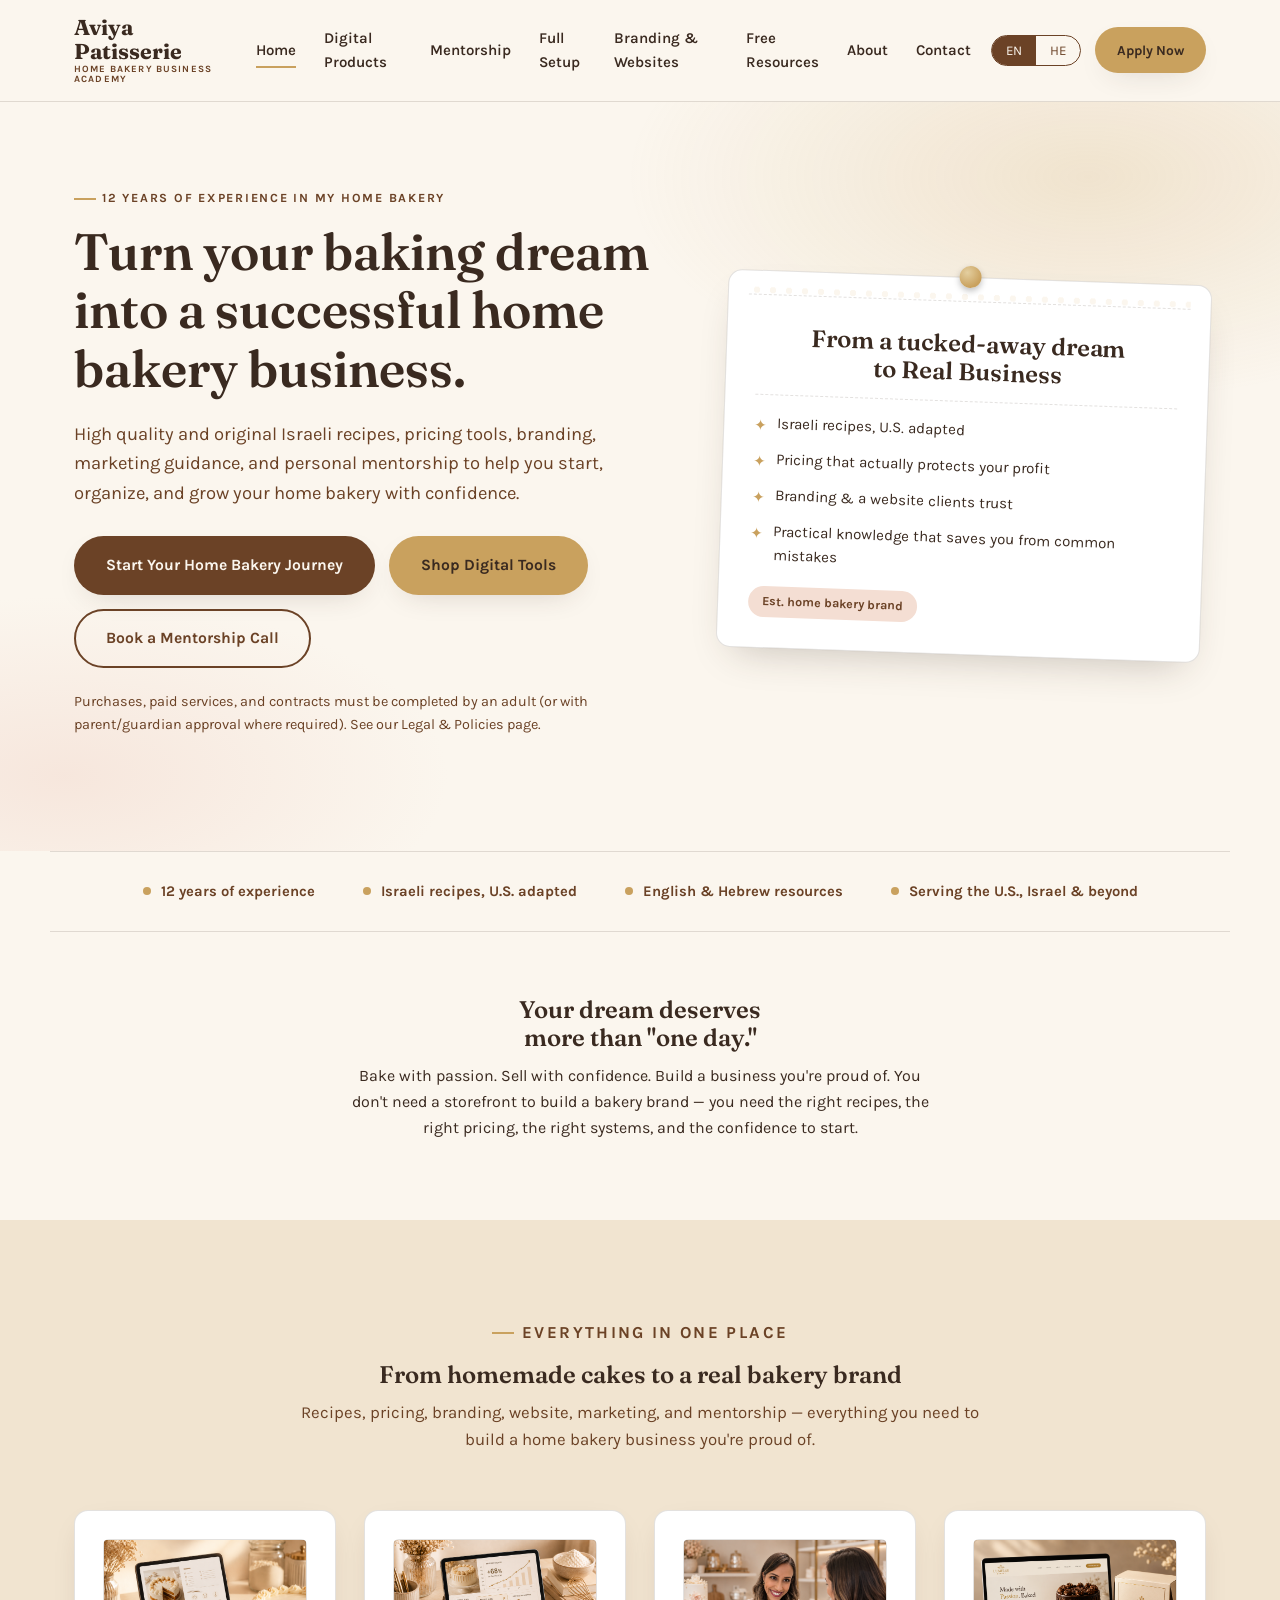
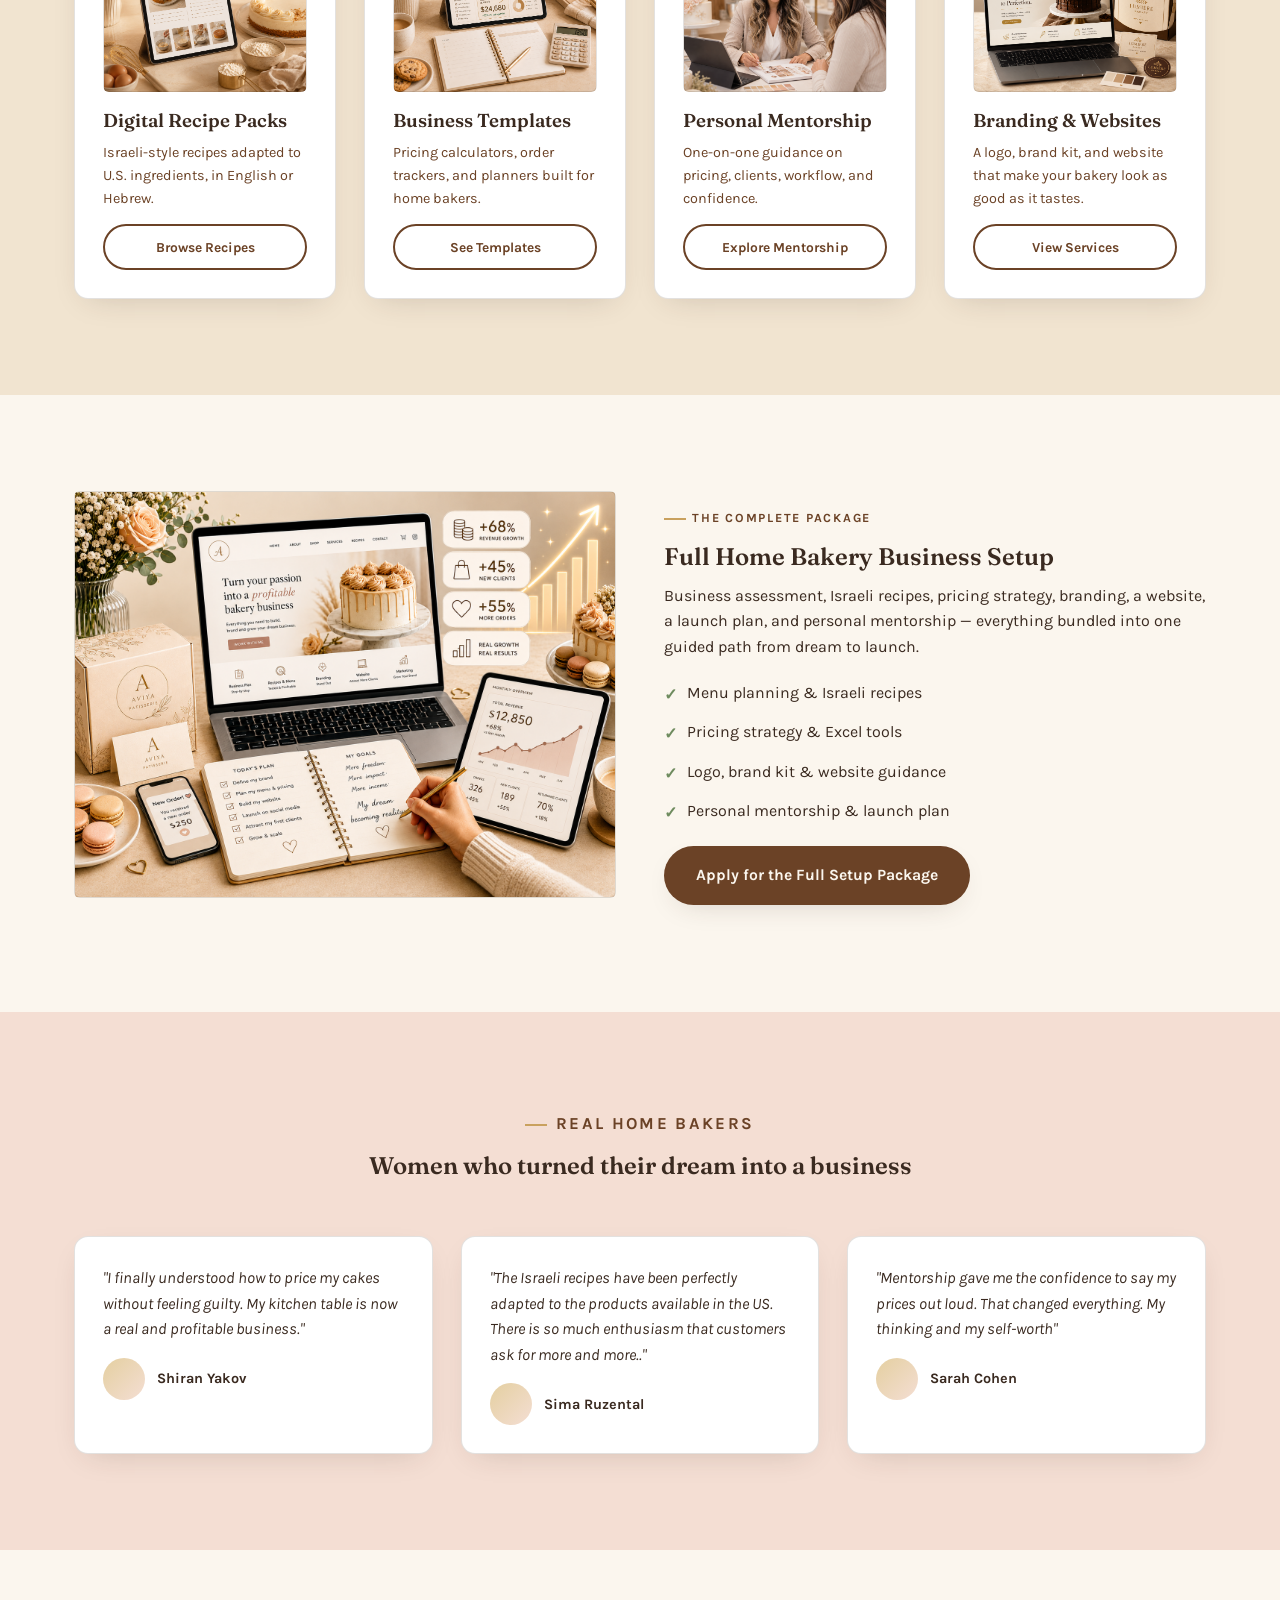
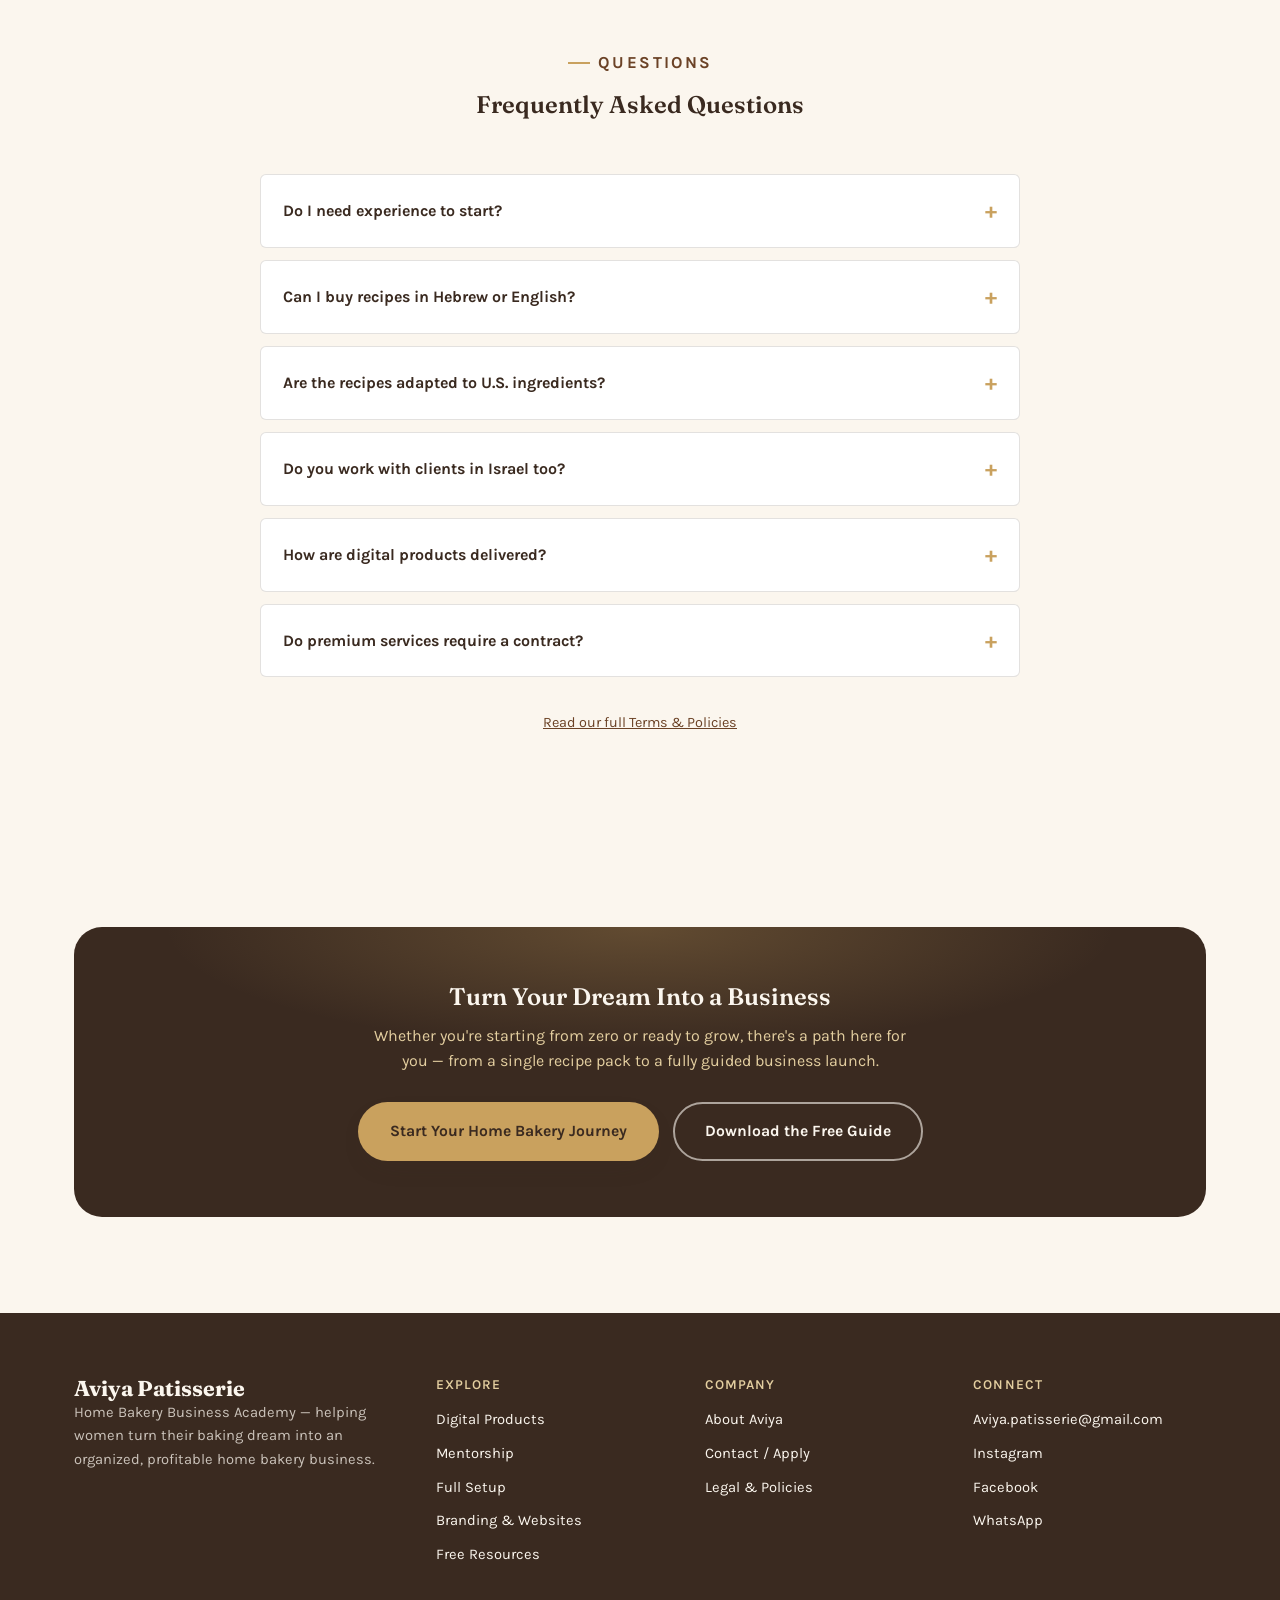
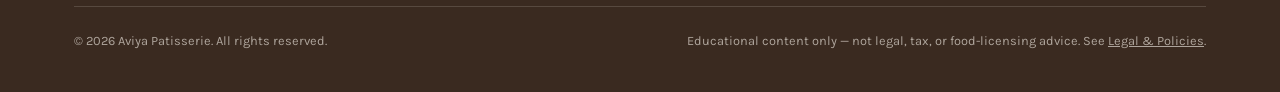
<file: index.html>
<!DOCTYPE html>
<html lang="en" dir="ltr">

<head>
  <meta charset="UTF-8">
  <script>
    /* Apply saved language IMMEDIATELY, before first paint, so the page never
       flashes the wrong language/direction while script.js is still loading
       (this was the main cause of the Hebrew "blank on load" issue). This is
       safe even if localStorage is empty/unavailable — script.js re-applies
       the same logic on DOMContentLoaded regardless. */
    (function () {
      try {
        var l = localStorage.getItem("aviya-lang");
        if (l === "he" || l === "en") {
          document.documentElement.setAttribute("lang", l);
          document.documentElement.setAttribute("dir", l === "he" ? "rtl" : "ltr");
        }
      } catch (e) { }
    })();
  </script>
  <meta name="viewport" content="width=device-width, initial-scale=1.0">
  <title>Aviya Patisserie — Home Bakery Business Academy</title>
  <meta name="description"
    content="Turn your baking dream into a successful home bakery business. Israeli recipes, pricing tools, branding, marketing guidance and personal mentorship for aspiring home bakers.">
  <!-- SEO / Open Graph — edit these for your live domain -->
  <meta property="og:title" content="Aviya Patisserie — Home Bakery Business Academy">
  <meta property="og:description" content="Turn your baking dream into a successful home bakery business.">
  <meta property="og:type" content="website">
  <meta property="og:image" content="images/og-cover.jpg"><!-- REPLACE: upload a 1200x630 cover image -->
  <meta property="og:url" content="https://YOUR-DOMAIN-HERE.com/">
  <meta name="twitter:card" content="summary_large_image">
  <link rel="icon" href="data:,">
  <!-- Google Fonts (free) -->
  <link rel="preconnect" href="https://fonts.googleapis.com">
  <link rel="preconnect" href="https://fonts.gstatic.com" crossorigin>
  <link
    href="https://fonts.googleapis.com/css2?family=Fraunces:opsz,wght@9..144,400;9..144,600;9..144,700&family=Karla:wght@400;500;700;800&family=Frank+Ruhl+Libre:wght@400;600;700&family=Assistant:wght@400;600;700;800&display=swap"
    rel="stylesheet">
  <link rel="stylesheet" href="styles.css?v=final-mobile-2">
</head>

<body>
  <a class="skip-link" href="#main"><span class="lang-en">Skip to content</span><span class="lang-he">דלגי
      לתוכן</span></a>

  <!-- ============ HEADER ============ -->
  <header class="site-header">
    <div class="nav container">
      <a href="index.html" class="brand">
        Aviya Patisserie
        <span class="lang-en">Home Bakery Business Academy</span>
        <span class="lang-he">האקדמיה לעסקי אפייה מהבית</span>
      </a>
      <button class="nav-toggle" aria-label="Toggle menu" aria-expanded="false"><span></span></button>
      <nav class="nav-links" aria-label="Primary">
        <a href="index.html" aria-current="page"><span class="lang-en">Home</span><span class="lang-he">בית</span></a>
        <a href="digital-products.html"><span class="lang-en">Digital Products</span><span class="lang-he">מוצרים
            דיגיטליים</span></a>
        <a href="mentorship.html"><span class="lang-en">Mentorship</span><span class="lang-he">ליווי אישי</span></a>
        <a href="full-setup.html"><span class="lang-en">Full Setup</span><span class="lang-he">הקמת עסק מלא</span></a>
        <a href="branding-websites.html"><span class="lang-en">Branding &amp; Websites</span><span class="lang-he">מיתוג
            ואתרים</span></a>
        <a href="free-resources.html"><span class="lang-en">Free Resources</span><span class="lang-he">משאבים
            חינם</span></a>
        <a href="about.html"><span class="lang-en">About</span><span class="lang-he">אודות</span></a>
        <a href="contact.html"><span class="lang-en">Contact</span><span class="lang-he">צרי קשר</span></a>
      </nav>
      <div class="nav-actions">
        <div class="lang-toggle" role="group" aria-label="Language switch / החלפת שפה">
          <button data-lang-btn="en" aria-pressed="true">EN</button>
          <button data-lang-btn="he" aria-pressed="false">HE</button>
        </div>
        <a href="contact.html" class="btn btn-gold btn-sm">
          <span class="lang-en">Apply Now</span><span class="lang-he">להרשמה</span>
        </a>
      </div>
    </div>
  </header>

  <main id="main">

    <!-- ============ HERO ============ -->
    <section class="hero">
      <div class="container">
        <div class="hero-copy">
          <p class="eyebrow lang-en">12 Years of Experience in my Home Bakery</p>
          <p class="eyebrow lang-he">12 שנות ניסיון בקונדטוריה הביתית שלי</p>

          <h1 class="lang-en">Turn your baking dream into a successful home bakery business.</h1>
          <h1 class="lang-he">הפכי את חלום האפייה שלך לעסק שאת גאה בו.</h1>

          <p class="lede lang-en">High quality and original Israeli recipes, pricing tools, branding, marketing
            guidance, and personal mentorship
            to help you start, organize, and grow your home bakery with confidence.</p>
          <p class="lede lang-he">מתכונים ישראליים איכותיים ומקוריים, כלי תמחור, מיתוג, שיווק, סדר וליווי אישי — כל מה
            שאת צריכה כדי
            להתחיל, להתארגן ולבנות עסק אפייה שאת גאה בו.</p>

          <div class="btn-row">
            <a href="full-setup.html" class="btn btn-primary">
              <span class="lang-en">Start Your Home Bakery Journey</span><span class="lang-he">התחילי את הדרך שלך</span>
            </a>
            <a href="digital-products.html" class="btn btn-gold">
              <span class="lang-en">Shop Digital Tools</span><span class="lang-he">לרכישת כלים דיגיטליים</span>
            </a>
            <a href="mentorship.html" class="btn btn-outline">
              <span class="lang-en">Book a Mentorship Call</span><span class="lang-he">לתיאום שיחת ייעוץ</span>
            </a>
          </div>

          <p class="small muted hero-legal">
            <span class="lang-en">Purchases, paid services, and contracts must be completed by an adult (or with
              parent/guardian approval where required). See our <a href="legal.html">Legal &amp; Policies</a>
              page.</span>
            <span class="lang-he">רכישות, שירותים בתשלום והסכמים יש להשלים באמצעות בגיר/ה (או באישור הורה/אפוטרופוס
              במקרים הנדרשים). לפרטים ראי <a href="legal.html">תנאים ומדיניות</a>.</span>
          </p>
        </div>

        <div class="hero-visual reveal">
          <div class="recipe-card">
            <div class="pin" aria-hidden="true"></div>
            <h3 class="lang-en">From a tucked-away dream<br>to Real Business</h3>
            <h3 class="lang-he">מחלום במגירה<br>לעסק אמיתי</h3>
            <div class="divider"></div>
            <ul>
              <li><span class="lang-en">Israeli recipes, U.S. adapted</span><span class="lang-he">מתכונים
                  ישראליים, מותאמים לארה״ב</span></li>
              <li><span class="lang-en">Pricing that actually protects your profit</span><span class="lang-he">תמחור
                  ששומר על הרווח שלך</span></li>
              <li><span class="lang-en">Branding &amp; a website clients trust</span><span class="lang-he">מיתוג ואתר
                  שהלקוחות סומכים עליו</span></li>
              <li><span class="lang-en">Practical knowledge that saves you from common mistakes</span><span class="lang-he">ידע מעשי שחוסך טעויות בדרך</span></li>
            </ul>
            <span class="tag lang-en">Est. home bakery brand</span>
            <span class="tag lang-he">מותג אפייה ביתי מבוסס</span>
          </div>
        </div>
      </div>
    </section>

    <!-- ============ TRUST STRIP ============ -->
    <div class="trust-strip container">
      <div class="trust-item"><span class="dot"></span><span class="lang-en">12 years of experience</span><span
          class="lang-he">12 שנות ניסיון</span></div>
      <div class="trust-item"><span class="dot"></span><span class="lang-en">Israeli recipes, U.S. adapted</span><span
          class="lang-he">מתכונים ישראליים, מותאמים לארה״ב</span></div>
      <div class="trust-item"><span class="dot"></span><span class="lang-en">English &amp; Hebrew resources</span><span
          class="lang-he">משאבים בעברית ובאנגלית</span></div>
      <div class="trust-item"><span class="dot"></span><span class="lang-en">Serving the U.S., Israel &amp;
          beyond</span><span class="lang-he">פועלת בארה״ב, בישראל ומעבר לים</span></div>
    </div>

    <!-- ============ INSPIRATIONAL COPY BAND ============ -->
    <section class="section--tight">
      <div class="container text-center reveal">
        <h2 class="lang-en" style="max-width:16ch;margin-inline:auto;">Your dream deserves more than "one day."</h2>
        <h2 class="lang-he" style="max-width:20ch;margin-inline:auto;">החלום שלך לא צריך להישאר "יום אחד".</h2>
        <p class="lede lang-en" style="max-width:60ch;margin-inline:auto;">Bake with passion. Sell with confidence.
          Build a business you're proud of. You don't need a storefront to build a bakery brand — you need the right
          recipes, the right pricing, the right systems, and the confidence to start.</p>
        <p class="lede lang-he" style="max-width:60ch;margin-inline:auto;">לאפות באהבה. למכור בביטחון. לבנות עסק שאת גאה
          בו. לא צריך חנות כדי לבנות מותג אפייה מצליח — צריך מתכונים טובים, תמחור נכון, סדר, שיטה וביטחון להתחיל.</p>
      </div>
    </section>

    <!-- ============ WHAT WE OFFER ============ -->
    <section class="section section--alt">
      <div class="container">
        <div class="section-head reveal">
          <p class="eyebrow lang-en" style="justify-content:center;">Everything in One Place</p>
          <p class="eyebrow lang-he" style="justify-content:center;">הכול במקום אחד</p>
          <h2 class="lang-en">From homemade cakes to a real bakery brand</h2>
          <h2 class="lang-he">מעוגות מהבית למותג אפייה אמיתי</h2>
          <p class="lang-en">Recipes, pricing, branding, website, marketing, and mentorship — everything you need to
            build a home bakery business you're proud of.</p>
          <p class="lang-he">מתכונים, תמחור, מיתוג, אתר, שיווק וליווי — כל מה שאת צריכה כדי לבנות עסק אפייה ביתי שאת גאה
            בו.</p>
        </div>

        <div class="grid grid-4">
          <div class="card reveal">
            <div class="img-placeholder" role="img" aria-label="  חבילת מתכונים מקצועית -Professional recipe package"
              style="background-image: url('images/pack.png'); background-size: cover; background-position: center;">
              <span class="lang-en">Placeholder: recipe photo</span><span class="lang-he">מקום לתמונת מתכון</span>
            </div>
            <h3 class="lang-en">Digital Recipe Packs</h3>
            <h3 class="lang-he">חבילות מתכונים דיגיטליות</h3>
            <p class="small muted lang-en">Israeli-style recipes adapted to U.S. ingredients, in English or Hebrew.</p>
            <p class="small muted lang-he">מתכונים בסגנון ישראלי, מותאמים לחומרי גלם אמריקאיים, באנגלית או בעברית.</p>
            <a href="digital-products.html" class="btn btn-outline btn-sm" style="margin-top:auto;">
              <span class="lang-en">Browse Recipes</span><span class="lang-he">לצפייה במתכונים</span>
            </a>
          </div>

          <div class="card reveal">
            <div class="img-placeholder" role="img"
              aria-label="  חבילת ייעוץ עיסקי לאופה -Business templates for a baker"
              style="background-image: url('images/money.png'); background-size: cover; background-position: center;">
              <span class="lang-en">Placeholder: template preview</span><span class="lang-he">מקום לתצוגת תבנית</span>
            </div>
            <h3 class="lang-en">Business Templates</h3>
            <h3 class="lang-he">תבניות עסקיות</h3>
            <p class="small muted lang-en">Pricing calculators, order trackers, and planners built for home bakers.</p>
            <p class="small muted lang-he">מחשבוני תמחור, מעקב הזמנות ותכנון שבועי שנבנו במיוחד לאופות בית.</p>
            <a href="digital-products.html" class="btn btn-outline btn-sm" style="margin-top:auto;">
              <span class="lang-en">See Templates</span><span class="lang-he">לצפייה בתבניות</span>
            </a>
          </div>

          <div class="card reveal">
            <div class="img-placeholder" role="img"
              aria-label="  שיחת ייעוץ עיסקית לקונדטורית -Business consultation call for bakeries"
              style="background-image: url('images/aviya1.png'); background-size: cover; background-position: center;">

              <span class="lang-en">Placeholder: mentorship photo</span><span class="lang-he">מקום לתמונת ליווי</span>
            </div>
            <h3 class="lang-en">Personal Mentorship</h3>
            <h3 class="lang-he">ליווי אישי</h3>
            <p class="small muted lang-en">One-on-one guidance on pricing, clients, workflow, and confidence.</p>
            <p class="small muted lang-he">ליווי אישי בנושאי תמחור, לקוחות, ניהול עבודה וביטחון עצמי.</p>
            <a href="mentorship.html" class="btn btn-outline btn-sm" style="margin-top:auto;">
              <span class="lang-en">Explore Mentorship</span><span class="lang-he">לפרטים על הליווי</span>
            </a>
          </div>

          <div class="card reveal">
            <div class="img-placeholder" role="img" aria-label="  חבילת מיתוג לאופה -Branding package for a baker"
              style="background-image: url('images/brand.png'); background-size: cover; background-position: center;">
              <span class="lang-en">Placeholder: branding preview</span><span class="lang-he">מקום לתצוגת מיתוג</span>
            </div>
            <h3 class="lang-en">Branding &amp; Websites</h3>
            <h3 class="lang-he">מיתוג ואתרים</h3>
            <p class="small muted lang-en">A logo, brand kit, and website that make your bakery look as good as it
              tastes.</p>
            <p class="small muted lang-he">לוגו, ערכת מיתוג ואתר שגורמים לעסק שלך להיראות טוב כמו שהוא טעים.</p>
            <a href="branding-websites.html" class="btn btn-outline btn-sm" style="margin-top:auto;">
              <span class="lang-en">View Services</span><span class="lang-he">לצפייה בשירותים</span>
            </a>
          </div>
        </div>
      </div>
    </section>

    <!-- ============ FULL SETUP TEASER ============ -->
    <section class="section">
      <div class="container two-col">
        <div class="reveal">
          <div class="img-placeholder" role="img"
            aria-label="  חבילה ייעוץ שלמה לקונדטוריה ביתית -full consultation package for a business baker"
            style="background-image: url('images/full pack.png'); background-size: cover; background-position: center;">
            <span class="lang-en">Placeholder: full setup mockup image</span>
            <span class="lang-he">מקום לתמונת מיתוג עסק מלא</span>
          </div>
        </div>
        <div class="reveal">
          <p class="eyebrow lang-en">The Complete Package</p>
          <p class="eyebrow lang-he">החבילה המלאה</p>
          <h2 class="lang-en">Full Home Bakery Business Setup</h2>
          <h2 class="lang-he">הקמת עסק אפייה ביתי מלא</h2>
          <p class="lang-en">Business assessment, Israeli recipes, pricing strategy, branding, a website, a launch plan,
            and personal mentorship — everything bundled into one guided path from dream to launch.</p>
          <p class="lang-he">אבחון עסקי, מתכונים ישראליים, אסטרטגיית תמחור, מיתוג, אתר, תוכנית השקה וליווי אישי — הכול
            בנתיב אחד מודרך מהחלום ועד ההשקה.</p>
          <ul class="list-check">
            <li><span class="lang-en">Menu planning &amp; Israeli recipes</span><span class="lang-he">בניית תפריט
                ומתכונים ישראליים</span></li>
            <li><span class="lang-en">Pricing strategy &amp; Excel tools</span><span class="lang-he">אסטרטגיית תמחור
                וכלי Excel</span></li>
            <li><span class="lang-en">Logo, brand kit &amp; website guidance</span><span class="lang-he">לוגו, ערכת
                מיתוג והדרכה לאתר</span></li>
            <li><span class="lang-en">Personal mentorship &amp; launch plan</span><span class="lang-he">ליווי אישי
                ותוכנית השקה</span></li>
          </ul>
          <a href="full-setup.html" class="btn btn-primary">
            <span class="lang-en">Apply for the Full Setup Package</span><span class="lang-he">להגשת בקשה לחבילה
              המלאה</span>
          </a>
        </div>
      </div>
    </section>

    <!-- ============ TESTIMONIALS ============ -->
    <section class="section section--blush">
      <div class="container">
        <div class="section-head reveal">
          <p class="eyebrow lang-en" style="justify-content:center;">Real Home Bakers</p>
          <p class="eyebrow lang-he" style="justify-content:center;">אופות ביתיות אמיתיות</p>
          <h2 class="lang-en">Women who turned their dream into a business</h2>
          <h2 class="lang-he">נשים שהפכו את החלום שלהן לעסק</h2>
        </div>
        <!-- REPLACE: swap in real client testimonials once available -->
        <div class="grid grid-3">
          <div class="testimonial reveal">
            <p class="lang-en">"I finally understood how to price my cakes without feeling guilty. My kitchen table is
              now a real and profitable business."</p>
            <p class="lang-he">"סוף סוף הבנתי איך לתמחר את העוגות שלי בלי להרגיש רע. השולחן במטבח שלי הפך לעסק אמיתי
              וריווחי."
            </p>
            <div class="who"><span class="avatar" aria-hidden="true"></span><span><span class="lang-en">Shiran
                  Yakov</span><span class="lang-he">שירן יעקב</span></span></div>
          </div>
          <div class="testimonial reveal">
            <p class="lang-en">"The Israeli recipes have been perfectly adapted to the products available in the US.
              There is so much enthusiasm that customers ask for more and more.."</p>
            <p class="lang-he">"המתכונים הישראליים הותאמו בול למוצרים שיש בארה"ב. יש כל כך התלהבות שהלקוחות מבקשים עוד
              ועוד."</p>
            <div class="who"><span class="avatar" aria-hidden="true"></span><span><span class="lang-en">Sima
                  Ruzental</span><span class="lang-he">סימה רוזנטל</span></span></div>
          </div>
          <div class="testimonial reveal">
            <p class="lang-en">"Mentorship gave me the confidence to say my prices out loud. That changed everything. My
              thinking and my self-worth"
            </p>
            <p class="lang-he">"הליווי נתן לי את הביטחון לומר את המחירים שלי בקול רם. זה שינה הכול. את החשיבה שלי ואת
              הערך העצמי שלי"</p>
            <div class="who"><span class="avatar" aria-hidden="true"></span><span><span class="lang-en">Sarah
                  Cohen</span><span class="lang-he">שרה כהן</span></span></div>
          </div>
        </div>
      </div>
    </section>

    <!-- ============ FAQ ============ -->
    <section class="section">
      <div class="container">
        <div class="section-head reveal">
          <p class="eyebrow lang-en" style="justify-content:center;">Questions</p>
          <p class="eyebrow lang-he" style="justify-content:center;">שאלות נפוצות</p>
          <h2 class="lang-en">Frequently Asked Questions</h2>
          <h2 class="lang-he">שאלות ותשובות</h2>
        </div>
        <div class="faq reveal">
          <details class="faq-item">
            <summary><span class="lang-en">Do I need experience to start?</span><span class="lang-he">האם אני צריכה
                ניסיון כדי להתחיל?</span></summary>
            <p class="faq-answer lang-en">Not at all. My resources and mentorship are built for both complete beginners
              and existing home bakers who want more structure.</p>
            <p class="faq-answer lang-he">בכלל לא. המשאבים והליווי שלי מתאימים גם למתחילות לגמרי וגם לאופות ביתיות
              קיימות
              שרוצות יותר סדר ומבנה.</p>
          </details>
          <details class="faq-item">
            <summary><span class="lang-en">Can I buy recipes in Hebrew or English?</span><span class="lang-he">האם אפשר
                לרכוש מתכונים בעברית ובאנגלית?</span></summary>
            <p class="faq-answer lang-en">Yes — all the recipes are available in both English and Hebrew versions, sold
              separately.</p>
            <p class="faq-answer lang-he">כן — כל המתכונים זמינים גם בעברית וגם באנגלית, כל גרסה נמכרת בנפרד.</p>
          </details>
          <details class="faq-item">
            <summary><span class="lang-en">Are the recipes adapted to U.S. ingredients?</span><span class="lang-he">האם
                המתכונים מותאמים לחומרי גלם אמריקאיים?</span></summary>
            <p class="faq-answer lang-en">Yes. Every recipe includes U.S. ingredient adaptations alongside the original
              Israeli ingredient alternatives.</p>
            <p class="faq-answer lang-he">כן. כל מתכון כולל התאמות לחומרי גלם אמריקאיים לצד חלופות למרכיבים הישראליים
              המקוריים.</p>
          </details>
          <details class="faq-item">
            <summary><span class="lang-en">Do you work with clients in Israel too?</span><span class="lang-he">האם את
                עובדת גם עם לקוחות בישראל?</span></summary>
            <p class="faq-answer lang-en">Yes. While my main focus is the U.S. market, I proudly serve clients in
              Israel and Jewish/Israeli communities worldwide.</p>
            <p class="faq-answer lang-he">כן. למרות שהמיקוד העיקרי שלי הוא בשוק האמריקאי, אני משרתת בגאווה גם לקוחות
              בישראל ובקהילות יהודיות-ישראליות ברחבי העולם.</p>
          </details>
          <details class="faq-item">
            <summary><span class="lang-en">How are digital products delivered?</span><span class="lang-he">איך מגיעים
                המוצרים הדיגיטליים?</span></summary>
            <p class="faq-answer lang-en">Digital products are delivered manually by email after payment confirmation —
              not by instant download.</p>
            <p class="faq-answer lang-he">מוצרים דיגיטליים נשלחים ידנית במייל לאחר אישור התשלום — לא כהורדה מיידית.</p>
          </details>
          <details class="faq-item">
            <summary><span class="lang-en">Do premium services require a contract?</span><span class="lang-he">האם
                שירותי פרימיום דורשים חוזה?</span></summary>
            <p class="faq-answer lang-en">Yes. Mentorship packages, the Full Setup, and branding/website services all
              require a signed service agreement before work begins.</p>
            <p class="faq-answer lang-he">כן. חבילות ליווי, ההקמה המלאה ושירותי מיתוג/אתרים דורשים הסכם שירות חתום לפני
              תחילת העבודה.</p>
          </details>
        </div>
        <div class="text-center" style="margin-top:32px;">
          <a href="legal.html" class="small muted" style="text-decoration:underline;">
            <span class="lang-en">Read our full Terms &amp; Policies</span><span class="lang-he">לקריאת התנאים והמדיניות
              המלאה</span>
          </a>
        </div>
      </div>
    </section>

    <!-- ============ CTA BANNER ============ -->
    <section class="section">
      <div class="container">
        <div class="cta-banner reveal">
          <h2 class="lang-en">Turn Your Dream Into a Business</h2>
          <h2 class="lang-he">הפכי את החלום שלך לעסק</h2>
          <p class="lang-en">Whether you're starting from zero or ready to grow, there's a path here for you — from a
            single recipe pack to a fully guided business launch.</p>
          <p class="lang-he">בין אם את מתחילה מאפס ובין אם את מוכנה לצמוח, יש כאן מסלול בשבילך — מחבילת מתכונים בודדת
            ועד הקמת עסק מלווה מהיסוד.</p>
          <div class="btn-row">
            <a href="full-setup.html" class="btn btn-gold"><span class="lang-en">Start Your Home Bakery
                Journey</span><span class="lang-he">התחילי את הדרך שלך</span></a>
            <a href="free-resources.html" class="btn btn-outline-light"><span class="lang-en">Download the Free
                Guide</span><span class="lang-he">הורדת המדריך החינמי</span></a>
          </div>
        </div>
      </div>
    </section>

  </main>

  <!-- ============ FOOTER ============ -->
  <footer class="site-footer">
    <div class="container">
      <div class="footer-grid">
        <div class="footer-brand">
          <div class="brand" style="color:var(--ivory);">Aviya Patisserie</div>
          <p class="lang-en">Home Bakery Business Academy — helping women turn their baking dream into an organized,
            profitable home bakery business.</p>
          <p class="lang-he">האקדמיה לעסקי אפייה מהבית — עוזרת לנשים להפוך את חלום האפייה שלהן לעסק אפייה ביתי מאורגן
            ורווחי.</p>
        </div>
        <div>
          <h4 class="lang-en">Explore</h4>
          <h4 class="lang-he">ניווט</h4>
          <ul>
            <li><a href="digital-products.html"><span class="lang-en">Digital Products</span><span
                  class="lang-he">מוצרים דיגיטליים</span></a></li>
            <li><a href="mentorship.html"><span class="lang-en">Mentorship</span><span class="lang-he">ליווי
                  אישי</span></a></li>
            <li><a href="full-setup.html"><span class="lang-en">Full Setup</span><span class="lang-he">הקמה
                  מלאה</span></a></li>
            <li><a href="branding-websites.html"><span class="lang-en">Branding &amp; Websites</span><span
                  class="lang-he">מיתוג ואתרים</span></a></li>
            <li><a href="free-resources.html"><span class="lang-en">Free Resources</span><span class="lang-he">משאבים
                  חינם</span></a></li>
          </ul>
        </div>
        <div>
          <h4 class="lang-en">Company</h4>
          <h4 class="lang-he">החברה</h4>
          <ul>
            <li><a href="about.html"><span class="lang-en">About Aviya</span><span class="lang-he">אודות אביה</span></a>
            </li>
            <li><a href="contact.html"><span class="lang-en">Contact / Apply</span><span class="lang-he">צרי קשר /
                  הרשמה</span></a></li>
            <li><a href="legal.html"><span class="lang-en">Legal &amp; Policies</span><span class="lang-he">תנאים
                  ומדיניות</span></a></li>
          </ul>
        </div>
        <div>
          <h4 class="lang-en">Connect</h4>
          <h4 class="lang-he">בואי נתחבר</h4>
          <ul>
            <!-- REPLACE placeholders below with your real links -->
            <li><a>Aviya.patisserie@gmail.com</a></li>
            <li><a href="https://www.instagram.com/aviya.patisserie?igsh=MTN5endpODNoZXkyZQ==" target="_blank"
                rel="noopener"><span class="lang-en">Instagram</span><span class="lang-he">אינסטגרם</span></a></li>
            <li><a href="https://www.facebook.com/share/17By1hmKSk/" target="_blank" rel="noopener"><span
                  class="lang-en">Facebook</span><span class="lang-he">פייסבוק</span></a></li>
            <li><a href="https://wa.link/f8jt2z" target="_blank" rel="noopener"><span
                  class="lang-en">WhatsApp</span><span class="lang-he">וואטסאפ</span></a></li>
          </ul>
        </div>
      </div>
      <div class="footer-bottom">
        <p><span class="lang-en">&copy; <span data-year></span> Aviya Patisserie. All rights reserved.</span><span
            class="lang-he">&copy; <span data-year></span> Aviya Patisserie. כל הזכויות שמורות.</span></p>
        <p class="lang-en">Educational content only — not legal, tax, or food-licensing advice. See <a href="legal.html"
            style="text-decoration:underline;">Legal &amp; Policies</a>.</p>
        <p class="lang-he">תוכן חינוכי בלבד — אינו ייעוץ משפטי, מס או רישוי מזון. ראי <a href="legal.html"
            style="text-decoration:underline;">תנאים ומדיניות</a>.</p>
      </div>
    </div>
  </footer>

  <script src="script.js?v=final-mobile-2"></script>
</body>

</html>
</file>
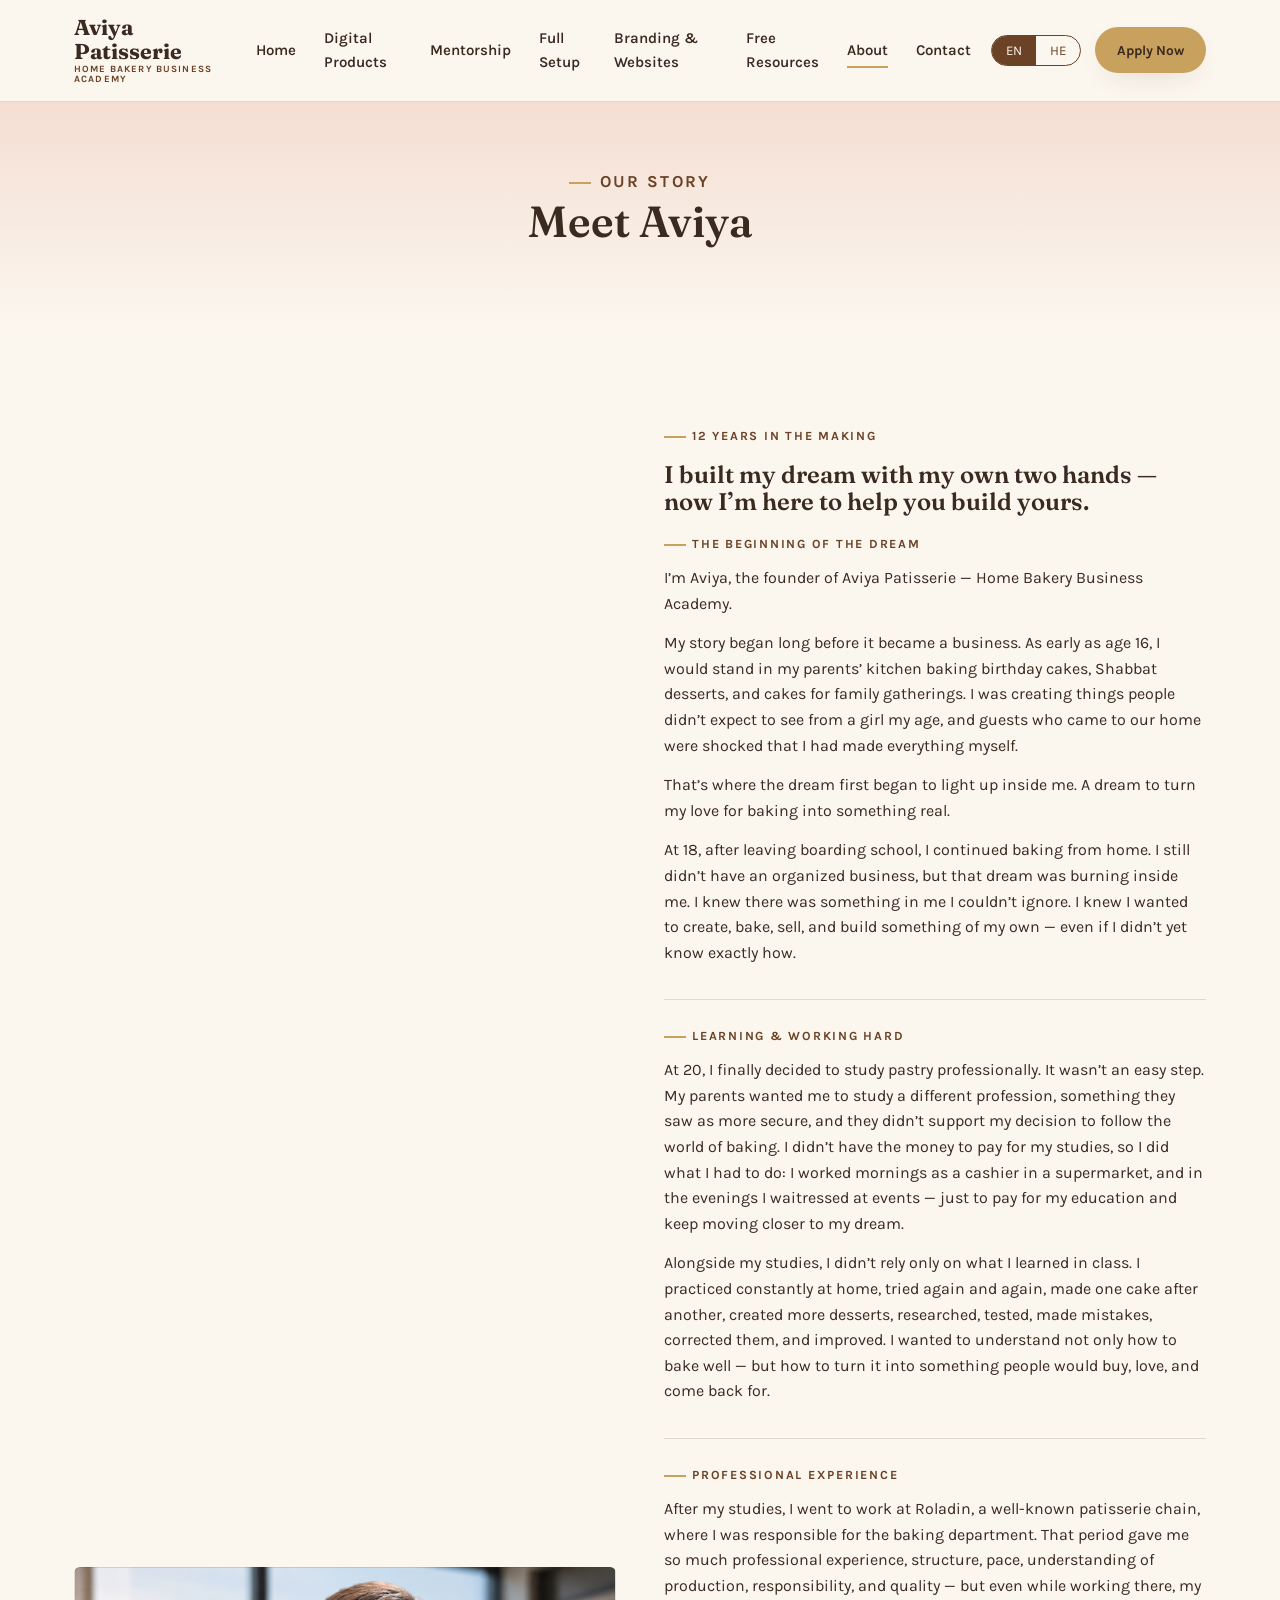
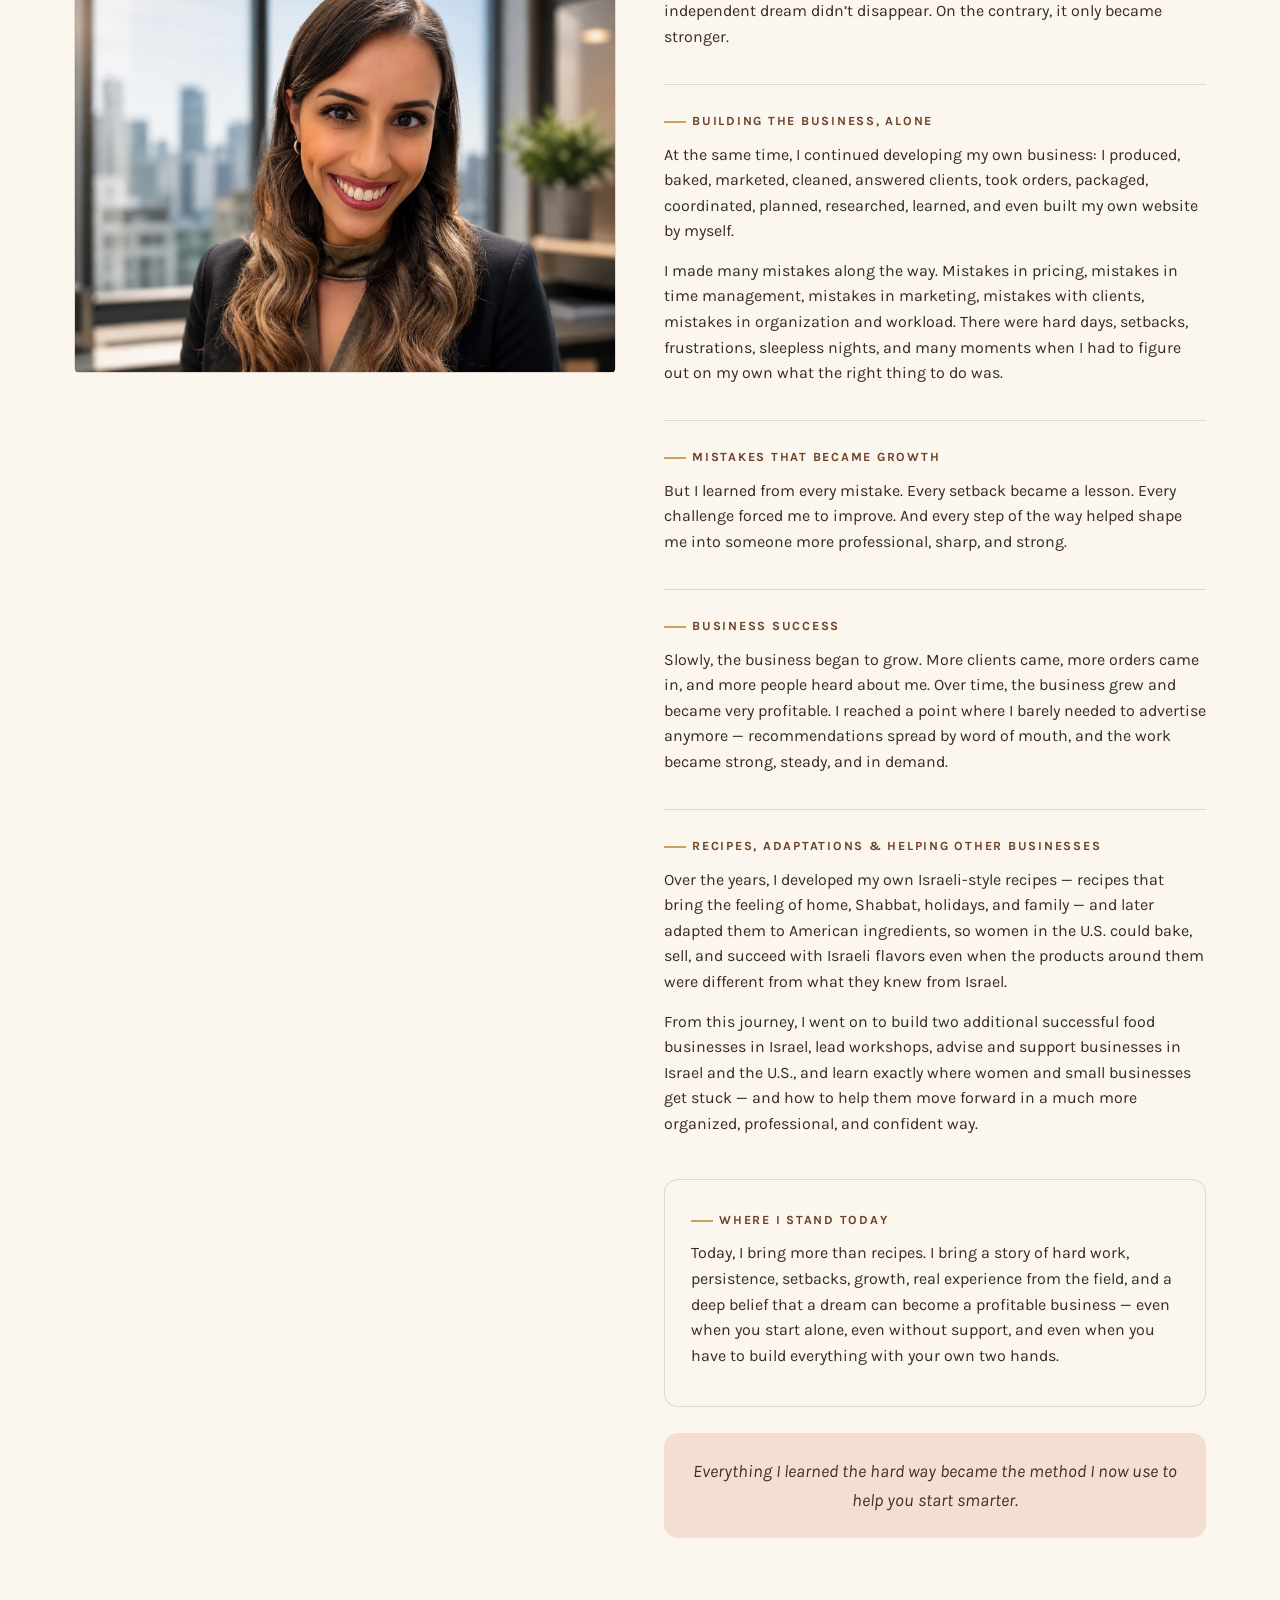
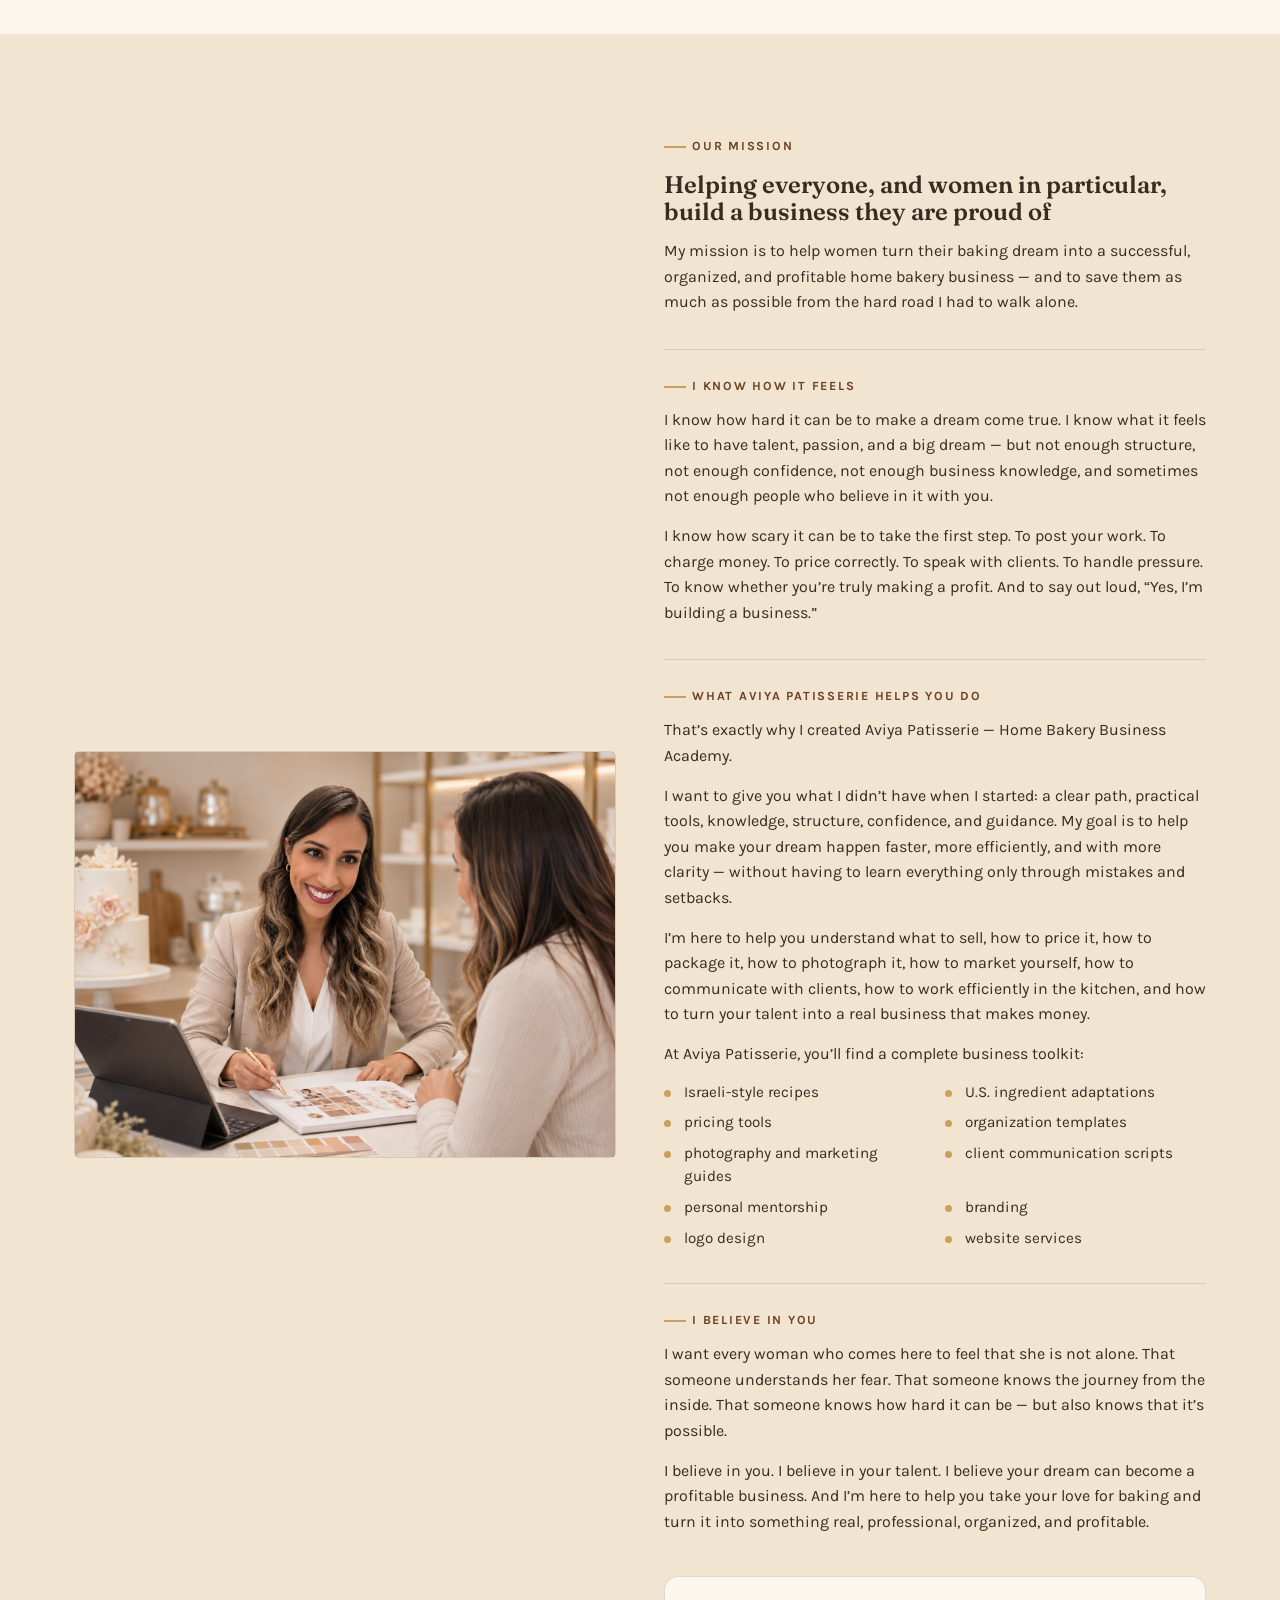
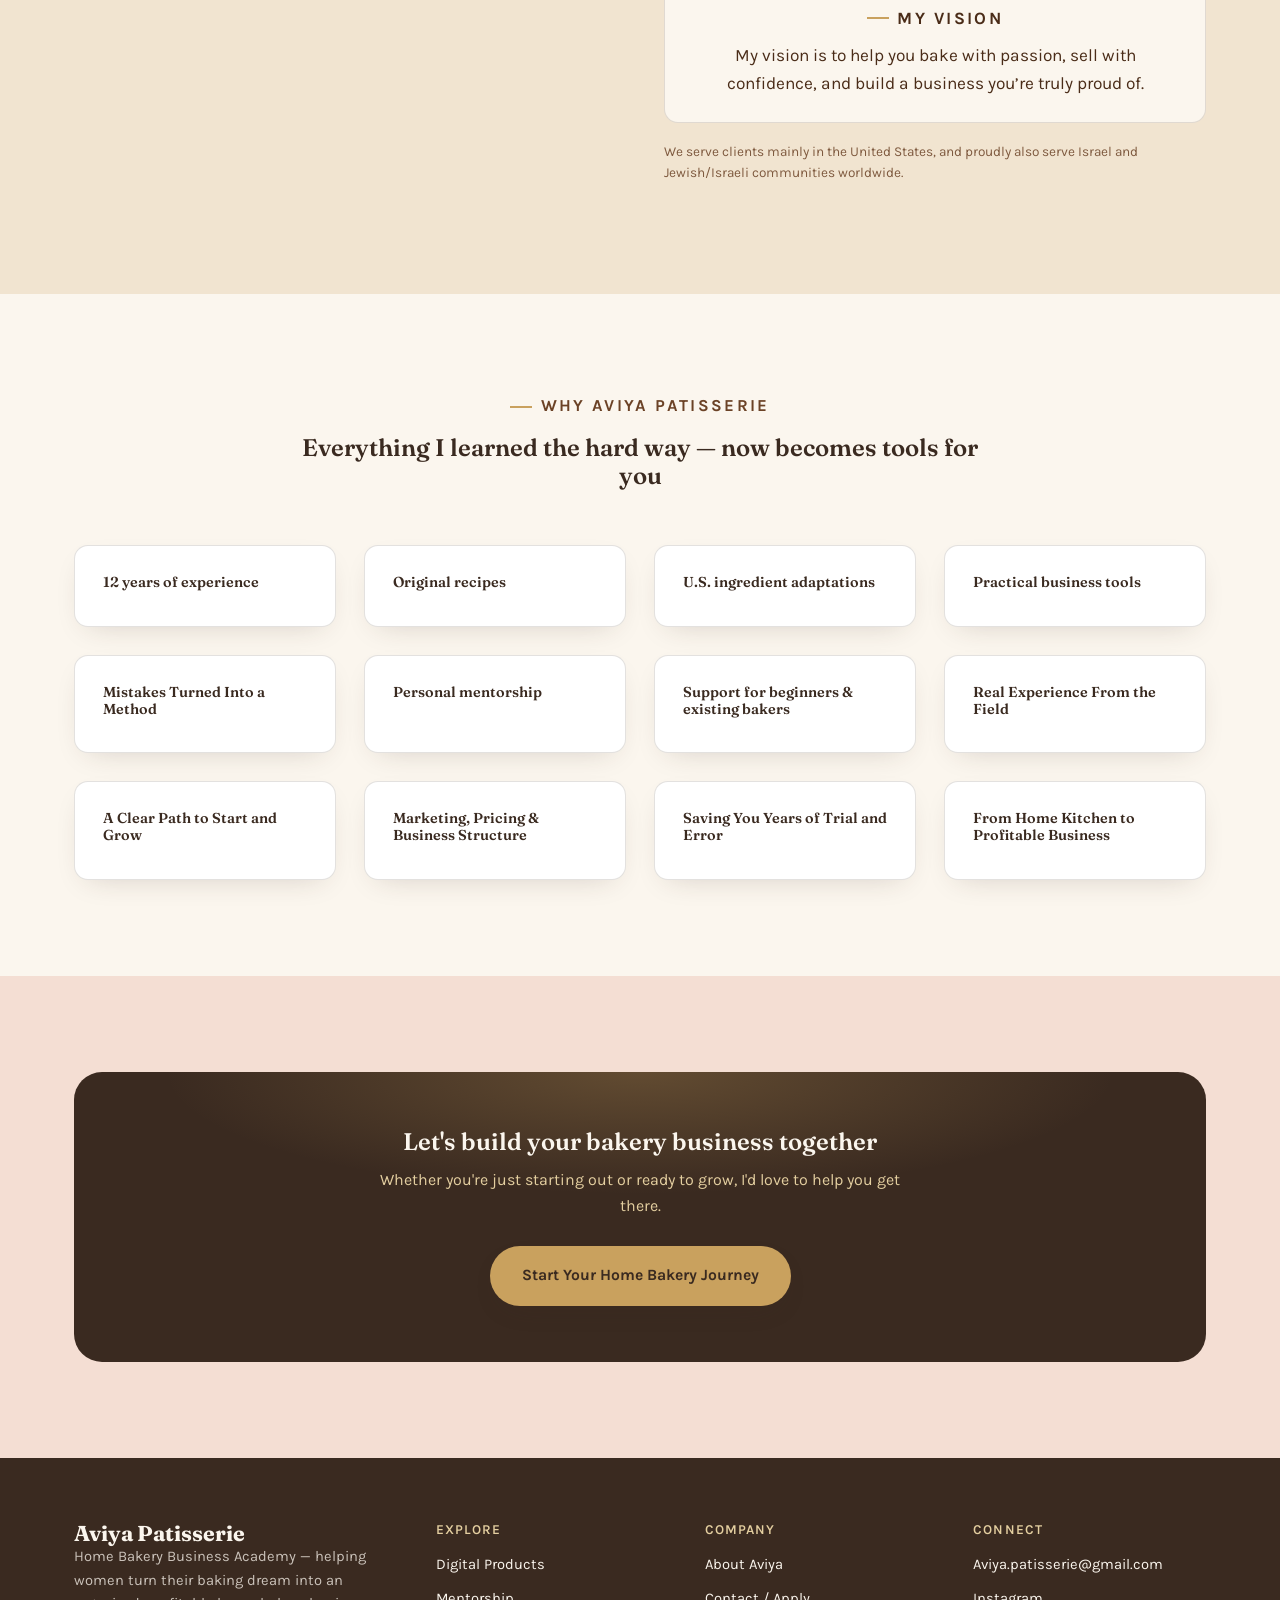
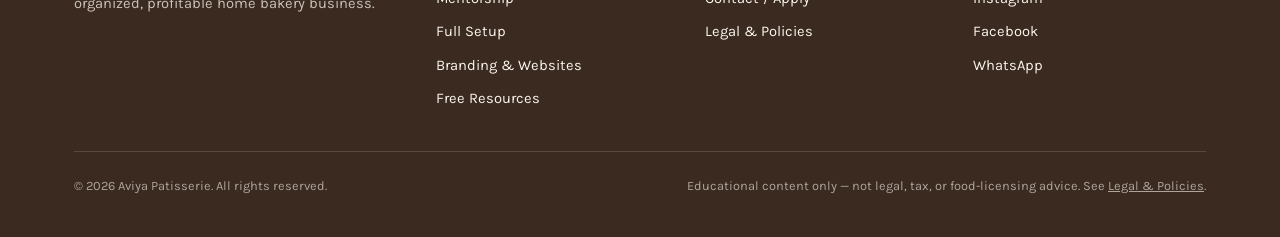
<file: about.html>
<!DOCTYPE html>
<html lang="en" dir="ltr">

<head>
  <meta charset="UTF-8">
<script>
  /* Apply saved language IMMEDIATELY, before first paint, so the page never
     flashes the wrong language/direction while script.js is still loading
     (this was the main cause of the Hebrew "blank on load" issue). This is
     safe even if localStorage is empty/unavailable — script.js re-applies
     the same logic on DOMContentLoaded regardless. */
  (function(){
    try{
      var l = localStorage.getItem("aviya-lang");
      if(l === "he" || l === "en"){
        document.documentElement.setAttribute("lang", l);
        document.documentElement.setAttribute("dir", l === "he" ? "rtl" : "ltr");
      }
    }catch(e){}
  })();
</script>
  <meta name="viewport" content="width=device-width, initial-scale=1.0">
  <title>About — Aviya Patisserie</title>
  <meta name="description"
    content="Meet the founder of Aviya Patisserie — 12 years of home baking experience helping women turn their baking dream into a real business.">
  <meta property="og:title" content="About — Aviya Patisserie">
  <meta property="og:description"
    content="12 years of home baking experience, now helping women build their own bakery businesses.">
  <meta property="og:type" content="website">
  <link rel="icon" href="data:,">
  <link rel="preconnect" href="https://fonts.googleapis.com">
  <link rel="preconnect" href="https://fonts.gstatic.com" crossorigin>
  <link
    href="https://fonts.googleapis.com/css2?family=Fraunces:opsz,wght@9..144,400;9..144,600;9..144,700&family=Karla:wght@400;500;700;800&family=Frank+Ruhl+Libre:wght@400;600;700&family=Assistant:wght@400;600;700;800&display=swap"
    rel="stylesheet">
  <link rel="stylesheet" href="styles.css?v=final-mobile-2">
  <style>
    /* ============================================================
       ABOUT PAGE — story & mission layout refinements only.
       Scoped entirely to .story-* / .mission-* / .toolkit-list
       classes below; does not touch header, footer, nav, colors,
       fonts, or any other page style. Falls back gracefully if the
       brand CSS variables below aren't defined in styles.css.
       ============================================================ */
    .story-blocks,
    .mission-blocks{ display:flex; flex-direction:column; }

    .story-block,
    .mission-block{
      padding:20px 0;
      border-top:1px solid var(--line, rgba(58,42,32,0.12));
    }
    .story-block:first-child,
    .mission-block:first-child{ border-top:none; padding-top:0; }
    .story-block .eyebrow,
    .mission-block .eyebrow{ margin-bottom:10px; }
    .story-block p,
    .mission-block p{ margin:0 0 14px; }
    .story-block p:last-child,
    .mission-block p:last-child{ margin-bottom:0; }
    .mission-block p + .eyebrow{ margin-top:4px; }

    .story-block--closing{
      background:var(--ivory, #FBF6EE);
      border:1px solid var(--line, rgba(58,42,32,0.12));
      border-radius:var(--radius-md, 14px);
      padding:24px 26px;
      margin-top:8px;
    }

    .story-callout{
      margin-top:26px;
      padding:24px 28px;
      background:var(--blush, #F4DED3);
      border-radius:var(--radius-md, 14px);
      text-align:center;
    }
    .story-callout p{
      margin:0;
      font-size:1.1rem;
      font-style:italic;
      color:var(--cocoa-dark, #4A2C18);
      line-height:1.6;
    }

    .mission-block--vision{
      background:var(--ivory, #FBF6EE);
      border:1px solid var(--line, rgba(58,42,32,0.12));
      border-radius:var(--radius-md, 14px);
      padding:24px 26px;
      margin-top:8px;
      text-align:center;
    }
    .mission-block--vision .eyebrow{ justify-content:center; margin-bottom:10px; }
    .mission-block--vision p{
      font-size:1.08rem;
      color:var(--cocoa-dark, #4A2C18);
      margin:0;
    }

    .mission-note{
      margin-top:18px;
      font-size:.85rem;
      color:var(--cocoa, #6B4226);
      opacity:.85;
    }

    .toolkit-list{
      list-style:none;
      margin:6px 0 14px;
      padding:0;
      display:grid;
      grid-template-columns:1fr 1fr;
      gap:8px 20px;
    }
    .toolkit-list li{
      position:relative;
      padding-inline-start:20px;
      font-size:.95rem;
      line-height:1.5;
    }
    .toolkit-list li::before{
      content:"";
      position:absolute;
      inset-inline-start:0;
      top:.6em;
      width:7px; height:7px;
      border-radius:50%;
      background:var(--gold, #C9A15E);
    }

    @media (max-width:640px){
      .story-block, .mission-block{ padding:16px 0; }
      .story-block--closing, .story-callout, .mission-block--vision{ padding:20px 18px; }
      .toolkit-list{ grid-template-columns:1fr; }
    }
  </style>
</head>

<body>
  <a class="skip-link" href="#main"><span class="lang-en">Skip to content</span><span class="lang-he">דלגי
      לתוכן</span></a>

  <header class="site-header">
    <div class="nav container">
      <a href="index.html" class="brand">Aviya Patisserie<span class="lang-en">Home Bakery Business Academy</span><span
          class="lang-he">האקדמיה לעסקי אפייה מהבית</span></a>
      <button class="nav-toggle" aria-label="Toggle menu" aria-expanded="false"><span></span></button>
      <nav class="nav-links" aria-label="Primary">
        <a href="index.html"><span class="lang-en">Home</span><span class="lang-he">בית</span></a>
        <a href="digital-products.html"><span class="lang-en">Digital Products</span><span class="lang-he">מוצרים
            דיגיטליים</span></a>
        <a href="mentorship.html"><span class="lang-en">Mentorship</span><span class="lang-he">ליווי אישי</span></a>
        <a href="full-setup.html"><span class="lang-en">Full Setup</span><span class="lang-he">הקמת עסק מלא</span></a>
        <a href="branding-websites.html"><span class="lang-en">Branding &amp; Websites</span><span class="lang-he">מיתוג
            ואתרים</span></a>
        <a href="free-resources.html"><span class="lang-en">Free Resources</span><span class="lang-he">משאבים
            חינם</span></a>
        <a href="about.html" aria-current="page"><span class="lang-en">About</span><span
            class="lang-he">אודות</span></a>
        <a href="contact.html"><span class="lang-en">Contact</span><span class="lang-he">צרי קשר</span></a>
      </nav>
      <div class="nav-actions">
        <div class="lang-toggle" role="group" aria-label="Language switch">
          <button data-lang-btn="en" aria-pressed="true">EN</button>
          <button data-lang-btn="he" aria-pressed="false">HE</button>
        </div>
        <a href="contact.html" class="btn btn-gold btn-sm"><span class="lang-en">Apply Now</span><span
            class="lang-he">להרשמה</span></a>
      </div>
    </div>
  </header>

  <main id="main">

    <section class="page-hero">
      <div class="container">
        <p class="eyebrow lang-en" style="justify-content:center;">Our Story</p>
        <p class="eyebrow lang-he" style="justify-content:center;">הסיפור שלנו</p>
        <h1 class="lang-en">Meet Aviya</h1>
        <h1 class="lang-he">היכרות עם אביה</h1>
      </div>
    </section>

    <section class="section">
      <div class="container two-col">
        <div class="reveal">
           <div class="img-placeholder" role="img" aria-label="founder photo- aviya patisserie" style="background-image: url('images/aviya.png'); background-size: cover; background-position: center;">
              
            
            <span class="lang-en">Placeholder: founder photo</span><span class="lang-he">מקום לתמונת המייסדת</span>
          </div>
        </div>
        <div class="reveal">
          <p class="eyebrow lang-en">12 Years in the Making</p>
          <p class="eyebrow lang-he">12 שנים בעשייה</p>
          <h2 class="lang-en">I built my dream with my own two hands — now I’m here to help you build yours.</h2>
          <h2 class="lang-he">בניתי את החלום שלי בעשר אצבעות — ועכשיו אני כאן לעזור לך לבנות את שלך.</h2>
        <div class="story-blocks">
          <div class="story-block reveal">
            <p class="eyebrow lang-en">The Beginning of the Dream</p>
            <p class="eyebrow lang-he">תחילתו של החלום</p>
            <p class="lang-en">I’m Aviya, the founder of Aviya Patisserie — Home Bakery Business Academy.</p>
            <p class="lang-en">My story began long before it became a business. As early as age 16, I would stand in my parents’ kitchen baking birthday cakes, Shabbat desserts, and cakes for family gatherings. I was creating things people didn’t expect to see from a girl my age, and guests who came to our home were shocked that I had made everything myself.</p>
            <p class="lang-en">That’s where the dream first began to light up inside me. A dream to turn my love for baking into something real.</p>
            <p class="lang-en">At 18, after leaving boarding school, I continued baking from home. I still didn’t have an organized business, but that dream was burning inside me. I knew there was something in me I couldn’t ignore. I knew I wanted to create, bake, sell, and build something of my own — even if I didn’t yet know exactly how.</p>
            <p class="lang-he">אני אביה, המייסדת של Aviya Patisserie — Home Bakery Business Academy.</p>
            <p class="lang-he">הסיפור שלי התחיל הרבה לפני שזה הפך לעסק. כבר כבת 16 הייתי עומדת במטבח של ההורים שלי ואופה עוגות ימי הולדת, קינוחים לשבת ועוגות לאירוחים משפחתיים. הייתי מכינה דברים שאנשים לא ציפו לראות מנערה בגילי, והאורחים שהיו מגיעים הביתה היו בהלם שאני זו שהכנתי את הכול לבד.</p>
            <p class="lang-he">שם, בתוך המטבח הביתי, התחיל להידלק אצלי חלום. חלום להפוך את האהבה שלי לאפייה למשהו אמיתי.</p>
            <p class="lang-he">בגיל 18, אחרי שיצאתי מהפנימייה, המשכתי לאפות מהבית. עדיין לא היה לי עסק מסודר, אבל החלום הזה בער בי. ידעתי שיש בי משהו שאני לא יכולה להתעלם ממנו. ידעתי שאני רוצה ליצור, לאפות, למכור ולבנות משהו משלי — גם אם עדיין לא ידעתי בדיוק איך.</p>
          </div>
          <div class="story-block reveal">
            <p class="eyebrow lang-en">Learning &amp; Working Hard</p>
            <p class="eyebrow lang-he">לימודים ועבודה קשה</p>
            <p class="lang-en">At 20, I finally decided to study pastry professionally. It wasn’t an easy step. My parents wanted me to study a different profession, something they saw as more secure, and they didn’t support my decision to follow the world of baking. I didn’t have the money to pay for my studies, so I did what I had to do: I worked mornings as a cashier in a supermarket, and in the evenings I waitressed at events — just to pay for my education and keep moving closer to my dream.</p>
            <p class="lang-en">Alongside my studies, I didn’t rely only on what I learned in class. I practiced constantly at home, tried again and again, made one cake after another, created more desserts, researched, tested, made mistakes, corrected them, and improved. I wanted to understand not only how to bake well — but how to turn it into something people would buy, love, and come back for.</p>
            <p class="lang-he">בגיל 20 החלטתי סוף סוף ללכת ללמוד קונדיטוריה בצורה מקצועית. זה לא היה צעד פשוט. ההורים שלי רצו שאלמד מקצוע אחר, משהו שהם ראו כבטוח יותר, ולא תמכו ברצון שלי ללכת עם עולם האפייה. לא היה לי כסף לשלם על הלימודים, אז עשיתי מה שהייתי צריכה לעשות: עבדתי בבקרים כקופאית בסופר, ובערבים מלצרתי באירועים — רק כדי לממן את הלימודים שלי ולהמשיך להתקרב לחלום.</p>
            <p class="lang-he">במקביל ללימודים, לא הסתפקתי רק במה שלמדתי בכיתה. התמקצעתי המון בבית, ניסיתי שוב ושוב, הכנתי עוד עוגה ועוד קינוח, חקרתי, בדקתי, טעיתי, תיקנתי ושיפרתי. רציתי להבין לא רק איך אופים טוב — אלא איך הופכים את זה למשהו שאנשים קונים, אוהבים וחוזרים אליו.</p>
          </div>
          <div class="story-block reveal">
            <p class="eyebrow lang-en">Professional Experience</p>
            <p class="eyebrow lang-he">ניסיון מקצועי</p>
            <p class="lang-en">After my studies, I went to work at Roladin, a well-known patisserie chain, where I was responsible for the baking department. That period gave me so much professional experience, structure, pace, understanding of production, responsibility, and quality — but even while working there, my independent dream didn’t disappear. On the contrary, it only became stronger.</p>
            <p class="lang-he">אחרי הלימודים הלכתי לעבוד ב־רולדין, רשת קונדיטוריה מוכרת, ושם הייתי אחראית על מחלקת האפייה. זו הייתה תקופה שנתנה לי המון ניסיון מקצועי, סדר, קצב עבודה, הבנה של ייצור, אחריות ואיכות — אבל גם תוך כדי העבודה שם, החלום העצמאי שלי לא נעלם. להפך, הוא רק התחזק.</p>
          </div>
          <div class="story-block reveal">
            <p class="eyebrow lang-en">Building the Business, Alone</p>
            <p class="eyebrow lang-he">בניית העסק — לבד</p>
            <p class="lang-en">At the same time, I continued developing my own business: I produced, baked, marketed, cleaned, answered clients, took orders, packaged, coordinated, planned, researched, learned, and even built my own website by myself.</p>
            <p class="lang-en">I made many mistakes along the way. Mistakes in pricing, mistakes in time management, mistakes in marketing, mistakes with clients, mistakes in organization and workload. There were hard days, setbacks, frustrations, sleepless nights, and many moments when I had to figure out on my own what the right thing to do was.</p>
            <p class="lang-he">במקביל לעבודה, המשכתי לפתח את העסק העצמאי שלי.: ייצרתי, אפיתי, שיווקתי, ניקיתי, עניתי ללקוחות, קיבלתי הזמנות, ארזתי, תיאמתי, תכננתי, חקרתי, למדתי, ואפילו בניתי את האתר שלי בעצמי. עשיתי המון טעויות בדרך. טעויות בתמחור, טעויות בניהול זמן, טעויות בשיווק, טעויות מול לקוחות, טעויות בארגון ובעומס. היו ימים קשים, נפילות, תסכולים, לילות בלי שינה והרבה רגעים שבהם הייתי צריכה להבין לבד מה נכון לעשות.</p>
          </div>
          <div class="story-block reveal">
            <p class="eyebrow lang-en">Mistakes That Became Growth</p>
            <p class="eyebrow lang-he">טעויות שהפכו לצמיחה</p>
            <p class="lang-en">But I learned from every mistake. Every setback became a lesson. Every challenge forced me to improve. And every step of the way helped shape me into someone more professional, sharp, and strong.</p>
            <p class="lang-he">אבל מכל טעות למדתי. כל נפילה הפכה לשיעור. כל אתגר הכריח אותי להשתפר. וכל שלב בדרך בנה אותי להיות מקצועית, חדה וחזקה יותר.</p>
          </div>
          <div class="story-block reveal">
            <p class="eyebrow lang-en">Business Success</p>
            <p class="eyebrow lang-he">הצלחת העסק</p>
            <p class="lang-en">Slowly, the business began to grow. More clients came, more orders came in, and more people heard about me. Over time, the business grew and became very profitable. I reached a point where I barely needed to advertise anymore — recommendations spread by word of mouth, and the work became strong, steady, and in demand.</p>
            <p class="lang-he">לאט לאט העסק התחיל לגדול. עוד לקוחות הגיעו, עוד הזמנות נכנסו, עוד אנשים שמעו עליי. עם הזמן העסק גדל והפך לרווחי מאוד. הגעתי למצב שכבר כמעט לא הייתי צריכה לפרסם, ההמלצות עברו מפה לאוזן, והעבודה הייתה חזקה, יציבה ומבוקשת.</p>
          </div>
          <div class="story-block reveal">
            <p class="eyebrow lang-en">Recipes, Adaptations &amp; Helping Other Businesses</p>
            <p class="eyebrow lang-he">מתכונים, התאמות ועזרה לעסקים נוספים</p>
            <p class="lang-en">Over the years, I developed my own Israeli-style recipes — recipes that bring the feeling of home, Shabbat, holidays, and family — and later adapted them to American ingredients, so women in the U.S. could bake, sell, and succeed with Israeli flavors even when the products around them were different from what they knew from Israel.</p>
            <p class="lang-en">From this journey, I went on to build two additional successful food businesses in Israel, lead workshops, advise and support businesses in Israel and the U.S., and learn exactly where women and small businesses get stuck — and how to help them move forward in a much more organized, professional, and confident way.</p>
            <p class="lang-he">במהלך השנים פיתחתי מתכונים ישראליים משלי — כאלה שמביאים טעם של בית, שבת, חגים ומשפחה — ובהמשך גם התאמתי אותם לחומרי גלם אמריקאיים, כדי שנשים בארה״ב יוכלו להכין, למכור ולהצליח עם טעמים ישראליים גם כשהמוצרים סביבן שונים ממה שהן מכירות מהארץ.</p>
            <p class="lang-he">מתוך הדרך הזו הקמתי עוד שני עסקי אוכל מוצלחים בארץ, העברתי סדנאות, ייעצתי ועזרתי לעסקים בישראל ובארה״ב, ולמדתי לזהות בדיוק איפה נשים ועסקים קטנים נתקעים — ואיך אפשר לעזור להם להתקדם בצורה הרבה יותר מסודרת, מקצועית ובטוחה.</p>
          </div>
          <div class="story-block story-block--closing reveal">
            <p class="eyebrow lang-en">Where I Stand Today</p>
            <p class="eyebrow lang-he">איפה אני היום</p>
            <p class="lang-en">Today, I bring more than recipes. I bring a story of hard work, persistence, setbacks, growth, real experience from the field, and a deep belief that a dream can become a profitable business — even when you start alone, even without support, and even when you have to build everything with your own two hands.</p>
            <p class="lang-he">היום אני מביאה איתי לא רק מתכונים. אני מביאה איתי סיפור של עבודה קשה, התמדה, נפילות, צמיחה, ניסיון אמיתי מהשטח, והרבה אמונה בזה שחלום יכול להפוך לעסק רווחי — גם כשמתחילים לבד, גם כשאין תמיכה, וגם כשצריך לבנות הכול בעשר אצבעות.</p>
          </div>
        </div>

        <div class="story-callout reveal">
          <p class="lang-en">Everything I learned the hard way became the method I now use to help you start smarter.</p>
          <p class="lang-he">כל מה שלמדתי בדרך הקשה הפך לשיטה שעוזרת לך להתחיל חכם יותר.</p>
        </div>

        </div>
      </div>
    </section>

    <section class="section section--alt">
      <div class="container two-col">
        <div class="reveal" style="order:2;">
          <p class="eyebrow lang-en">Our Mission</p>
          <p class="eyebrow lang-he">המשימה שלי</p>
          <h2 class="lang-en">Helping everyone, and women in particular, build a business they are proud of</h2>
          <h2 class="lang-he">לעזור לכולם ולנשים בפרט לבנות עסק שהן גאות בו</h2>
        <div class="mission-blocks">
          <div class="mission-block reveal">
            <p class="lang-en">My mission is to help women turn their baking dream into a successful, organized, and profitable home bakery business — and to save them as much as possible from the hard road I had to walk alone.</p>
            <p class="lang-he">ההמשימה שלי היא לעזור לנשים להפוך את חלום האפייה שלהן לעסק ביתי מצליח, מסודר ורווחי — ולחסוך להן כמה שאפשר את הדרך הקשה שאני עברתי לבד.</p>
          </div>
          <div class="mission-block reveal">
            <p class="eyebrow lang-en">I Know How It Feels</p>
            <p class="eyebrow lang-he">אני יודעת איך זה מרגיש</p>
            <p class="lang-en">I know how hard it can be to make a dream come true. I know what it feels like to have talent, passion, and a big dream — but not enough structure, not enough confidence, not enough business knowledge, and sometimes not enough people who believe in it with you.</p>
            <p class="lang-en">I know how scary it can be to take the first step. To post your work. To charge money. To price correctly. To speak with clients. To handle pressure. To know whether you’re truly making a profit. And to say out loud, “Yes, I’m building a business.”</p>
            <p class="lang-he">אני יודעת כמה זה קשה להגשים חלום. אני יודעת איך זה מרגיש כשיש לך כישרון, אהבה לאפייה ותשוקה גדולה — אבל אין לך שיטה, אין לך מספיק ביטחון, אין לך ידע עסקי, ולפעמים גם אין מי שמאמין בזה יחד איתך.</p>
            <p class="lang-he">אני יודעת כמה מפחיד לעשות את הצעד הראשון. לפרסם. לקחת כסף. לתמחר נכון. לדבר עם לקוחות. להתמודד עם עומס. להבין אם את מרוויחה באמת. ולהגיד בקול: “כן, אני בונה עסק.”</p>
          </div>
          <div class="mission-block reveal">
            <p class="eyebrow lang-en">What Aviya Patisserie Helps You Do</p>
            <p class="eyebrow lang-he">איך Aviya Patisserie עוזרת לך</p>
            <p class="lang-en">That’s exactly why I created Aviya Patisserie — Home Bakery Business Academy.</p>
            <p class="lang-en">I want to give you what I didn’t have when I started: a clear path, practical tools, knowledge, structure, confidence, and guidance. My goal is to help you make your dream happen faster, more efficiently, and with more clarity — without having to learn everything only through mistakes and setbacks.</p>
            <p class="lang-en">I’m here to help you understand what to sell, how to price it, how to package it, how to photograph it, how to market yourself, how to communicate with clients, how to work efficiently in the kitchen, and how to turn your talent into a real business that makes money.</p>
            <p class="lang-he">בדיוק בשביל זה הקמתי את Aviya Patisserie — Home Bakery Business Academy.</p>
            <p class="lang-he">אני רוצה לתת לך את מה שלי לא היה בתחילת הדרך: דרך ברורה, כלים מעשיים, ידע, סדר, ביטחון וליווי. המטרה שלי היא לעזור לך להגשים את החלום שלך בצורה מהירה יותר, יעילה יותר ומסודרת יותר — בלי שתצטרכי ללמוד הכול רק מנפילות וטעויות.</p>
            <p class="lang-he">אני כאן כדי לעזור לך להבין מה למכור, איך לתמחר, איך לארוז, איך לצלם, איך לשווק, איך לדבר עם לקוחות, איך להתנהל נכון במטבח ואיך להפוך את הכישרון שלך לעסק אמיתי שמרוויח.</p>
            <p class="lang-en">At Aviya Patisserie, you’ll find a complete business toolkit:</p>
            <ul class="toolkit-list lang-en">
              <li>Israeli-style recipes</li>
              <li>U.S. ingredient adaptations</li>
              <li>pricing tools</li>
              <li>organization templates</li>
              <li>photography and marketing guides</li>
              <li>client communication scripts</li>
              <li>personal mentorship</li>
              <li>branding</li>
              <li>logo design</li>
              <li>website services</li>
            </ul>
            <p class="lang-he">ב־Aviya Patisserie תמצאי מעטפת מלאה:</p>
            <ul class="toolkit-list lang-he">
              <li>מתכונים ישראליים</li>
              <li>התאמות לחומרי גלם בארה״ב</li>
              <li>כלי תמחור</li>
              <li>טבלאות ארגון</li>
              <li>מדריכי צילום ושיווק</li>
              <li>תבניות להתנהלות מול לקוחות</li>
              <li>ליווי אישי</li>
              <li>מיתוג</li>
              <li>לוגו ובניית אתר</li>
            </ul>
          </div>
          <div class="mission-block reveal">
            <p class="eyebrow lang-en">I Believe In You</p>
            <p class="eyebrow lang-he">אני מאמינה בך</p>
            <p class="lang-en">I want every woman who comes here to feel that she is not alone. That someone understands her fear. That someone knows the journey from the inside. That someone knows how hard it can be — but also knows that it’s possible.</p>
            <p class="lang-en">I believe in you. I believe in your talent. I believe your dream can become a profitable business. And I’m here to help you take your love for baking and turn it into something real, professional, organized, and profitable.</p>
            <p class="lang-he">אני רוצה שכל אישה שנכנסת לכאן תרגיש שהיא לא לבד. שיש מישהי שמבינה את הפחד שלה. שמכירה את הדרך מבפנים. שיודעת כמה זה קשה — אבל גם יודעת שזה אפשרי.</p>
            <p class="lang-he">אני מאמינה בך. אני מאמינה בכישרון שלך. אני מאמינה שהחלום שלך יכול להפוך לעסק מרוויח. ואני כאן כדי לעזור לך לקחת את האהבה שלך לאפייה ולהפוך אותה למשהו אמיתי, מקצועי, מסודר ורווחי.</p>
          </div>
        </div>

        <div class="mission-block--vision reveal">
          <p class="eyebrow lang-en">My Vision</p>
          <p class="eyebrow lang-he">החזון שלי</p>
          <p class="lang-en">My vision is to help you bake with passion, sell with confidence, and build a business you’re truly proud of.</p>
          <p class="lang-he">החזון שלי הוא לעזור לך לאפות באהבה, למכור בביטחון, ולבנות עסק שאת באמת גאה בו.</p>
        </div>

        <p class="mission-note lang-en">We serve clients mainly in the United States, and proudly also serve Israel and Jewish/Israeli communities worldwide.</p>
        <p class="mission-note lang-he">אני משרתת לקוחות בעיקר בארצות הברית, ובגאווה גם בישראל ובקהילות יהודיות-ישראליות ברחבי העולם.</p>
        </div>
        <div class="reveal" style="order:1;">
                     <div class="img-placeholder" role="img" aria-label="founder photo- aviya patisserie" style="background-image: url('images/aviya1.png'); background-size: cover; background-position: center;">

            <span class="lang-en">Placeholder: mission photo</span><span class="lang-he">מקום לתמונת המשימה</span>
          </div>
        </div>
      </div>
    </section>

    <section class="section">
      <div class="container">
        <div class="section-head reveal">
          <p class="eyebrow lang-en" style="justify-content:center;">Why Aviya Patisserie</p>
          <p class="eyebrow lang-he" style="justify-content:center;">למה Aviya Patisserie</p>
          <h2 class="lang-en">Everything I learned the hard way — now becomes tools for you</h2>
          <h2 class="lang-he">כל מה שלמדתי בדרך הקשה — עכשיו הופך לכלים בשבילך</h2>
        </div>
        <div class="grid grid-4">
          <div class="card reveal">
            <h3 class="small lang-en">12 years of experience</h3>
            <h3 class="small lang-he">12 שנות ניסיון מוכחות</h3>
          </div>
          <div class="card reveal">
            <h3 class="small lang-en">Original recipes</h3>
            <h3 class="small lang-he">מתכונים מקוריים שלי</h3>
          </div>
          <div class="card reveal">
            <h3 class="small lang-en">U.S. ingredient adaptations</h3>
            <h3 class="small lang-he">התאמות לחומרי גלם אמריקאיים</h3>
          </div>
          <div class="card reveal">
            <h3 class="small lang-en">Practical business tools</h3>
            <h3 class="small lang-he">כלים עסקיים מעשיים</h3>
          </div>
          <div class="card reveal">
            <h3 class="small lang-en">Mistakes Turned Into a Method</h3>
            <h3 class="small lang-he">טעויות שהפכו לשיטה</h3>
          </div>
          <div class="card reveal">
            <h3 class="small lang-en">Personal mentorship</h3>
            <h3 class="small lang-he">ליווי אישי בגובה העיניים</h3>
          </div>
          <div class="card reveal">
            <h3 class="small lang-en">Support for beginners &amp; existing bakers</h3>
            <h3 class="small lang-he">תמיכה למתחילות ולאופות ותיקות</h3>
          </div>
          <div class="card reveal">
            <h3 class="small lang-en">Real Experience From the Field</h3>
            <h3 class="small lang-he">ניסיון אמיתי מהשטח</h3>
          </div>
          <div class="card reveal">
            <h3 class="small lang-en">A Clear Path to Start and Grow</h3>
            <h3 class="small lang-he">דרך ברורה להתחיל ולצמוח</h3>
          </div>
          <div class="card reveal">
            <h3 class="small lang-en">Marketing, Pricing & Business Structure</h3>
            <h3 class="small lang-he">שיווק, תמחור וסדר בעסק</h3>
          </div><div class="card reveal">
            <h3 class="small lang-en">Saving You Years of Trial and Error</h3>
            <h3 class="small lang-he">חוסכת לך שנים של ניסוי וטעייה</h3>
          </div><div class="card reveal">
            <h3 class="small lang-en">From Home Kitchen to Profitable Business</h3>
            <h3 class="small lang-he">מהמטבח הביתי לעסק רווחי</h3>
          </div>
        </div>
      </div>
    </section>

    <section class="section section--blush">
      <div class="container">
        <div class="cta-banner reveal">
          <h2 class="lang-en">Let's build your bakery business together</h2>
          <h2 class="lang-he">בואי נבנה יחד את עסק האפייה שלך</h2>
          <p class="lang-en">Whether you're just starting out or ready to grow, I'd love to help you get there.</p>
          <p class="lang-he">בין אם את רק מתחילה ובין אם את מוכנה לצמוח, אשמח לעזור לך להגיע לשם.</p>
          <div class="btn-row"><a href="contact.html" class="btn btn-gold"><span class="lang-en">Start Your Home Bakery
                Journey</span><span class="lang-he">התחילי את הדרך שלך</span></a></div>
        </div>
      </div>
    </section>

  </main>

  <footer class="site-footer">
    <div class="container">
      <div class="footer-grid">
        <div class="footer-brand">
          <div class="brand" style="color:var(--ivory);">Aviya Patisserie</div>
          <p class="lang-en">Home Bakery Business Academy — helping women turn their baking dream into an organized,
            profitable home bakery business.</p>
          <p class="lang-he">האקדמיה לעסקי אפייה מהבית — עוזרת לנשים להפוך את חלום האפייה שלהן לעסק אפייה ביתי מאורגן
            ורווחי.</p>
        </div>
        <div>
          <h4 class="lang-en">Explore</h4>
          <h4 class="lang-he">ניווט</h4>
          <ul>
            <li><a href="digital-products.html"><span class="lang-en">Digital Products</span><span
                  class="lang-he">מוצרים דיגיטליים</span></a></li>
            <li><a href="mentorship.html"><span class="lang-en">Mentorship</span><span class="lang-he">ליווי
                  אישי</span></a></li>
            <li><a href="full-setup.html"><span class="lang-en">Full Setup</span><span class="lang-he">הקמה
                  מלאה</span></a></li>
            <li><a href="branding-websites.html"><span class="lang-en">Branding &amp; Websites</span><span
                  class="lang-he">מיתוג ואתרים</span></a></li>
            <li><a href="free-resources.html"><span class="lang-en">Free Resources</span><span class="lang-he">משאבים
                  חינם</span></a></li>
          </ul>
        </div>
        <div>
          <h4 class="lang-en">Company</h4>
          <h4 class="lang-he">החברה</h4>
          <ul>
            <li><a href="about.html"><span class="lang-en">About Aviya</span><span class="lang-he">אודות אביה</span></a>
            </li>
            <li><a href="contact.html"><span class="lang-en">Contact / Apply</span><span class="lang-he">צרי קשר /
                  הרשמה</span></a></li>
            <li><a href="legal.html"><span class="lang-en">Legal &amp; Policies</span><span class="lang-he">תנאים
                  ומדיניות</span></a></li>
          </ul>
        </div>
        <div>
          <h4 class="lang-en">Connect</h4>
          <h4 class="lang-he">בואי נתחבר</h4>
          <ul>
            <li><a>Aviya.patisserie@gmail.com</a></li>
            <li><a href="https://www.instagram.com/aviya.patisserie?igsh=MTN5endpODNoZXkyZQ==" target="_blank"
                rel="noopener"><span class="lang-en">Instagram</span><span class="lang-he">אינסטגרם</span></a></li>
            <li><a href="https://www.facebook.com/share/17By1hmKSk/" target="_blank" rel="noopener"><span
                  class="lang-en">Facebook</span><span class="lang-he">פייסבוק</span></a></li>
            <li><a href="https://wa.link/f8jt2z" target="_blank" rel="noopener"><span
                  class="lang-en">WhatsApp</span><span class="lang-he">וואטסאפ</span></a></li>
          </ul>
        </div>
      </div>
      <div class="footer-bottom">
        <p><span class="lang-en">&copy; <span data-year></span> Aviya Patisserie. All rights reserved.</span><span
            class="lang-he">&copy; <span data-year></span> Aviya Patisserie. כל הזכויות שמורות.</span></p>
        <p class="lang-en">Educational content only — not legal, tax, or food-licensing advice. See <a href="legal.html"
            style="text-decoration:underline;">Legal &amp; Policies</a>.</p>
        <p class="lang-he">תוכן חינוכי בלבד — אינו ייעוץ משפטי, מס או רישוי מזון. ראי <a href="legal.html"
            style="text-decoration:underline;">תנאים ומדיניות</a>.</p>
      </div>
    </div>
  </footer>

  <script src="script.js?v=final-mobile-2"></script>
</body>

</html>
</file>
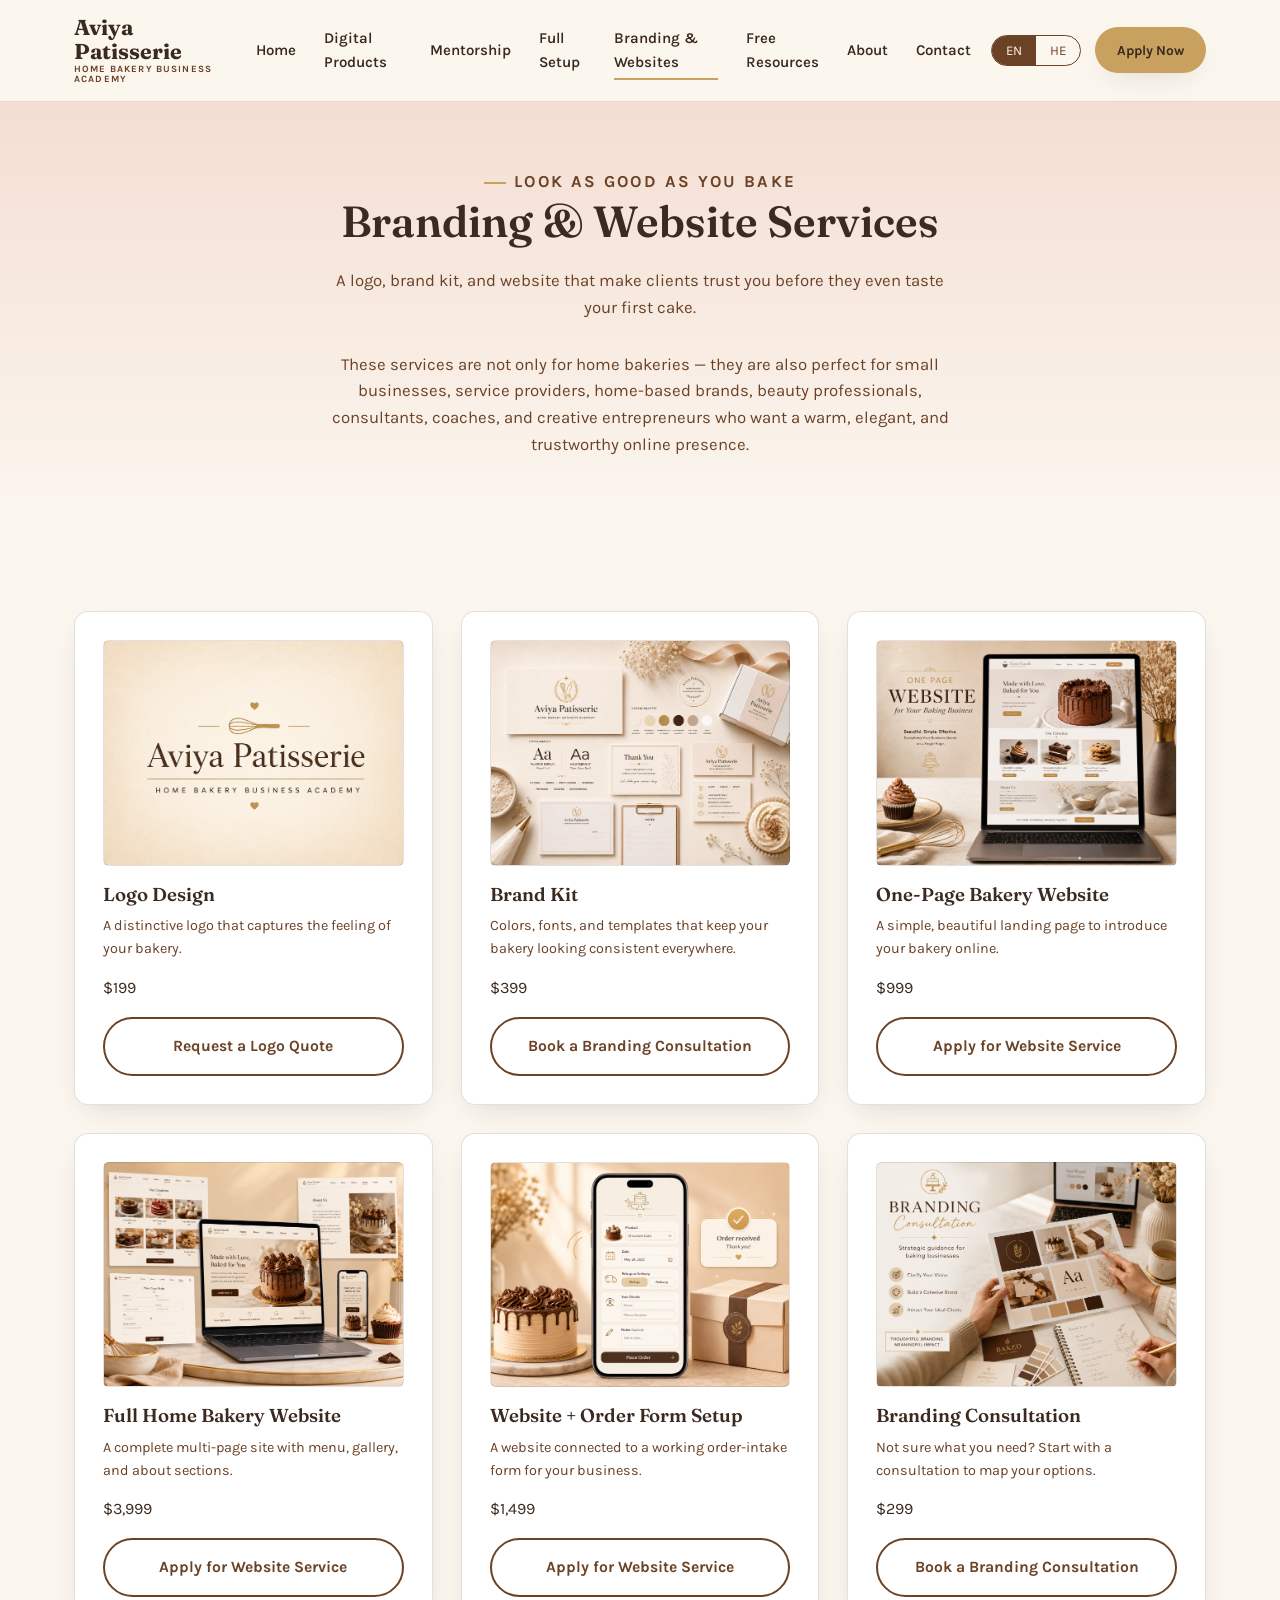
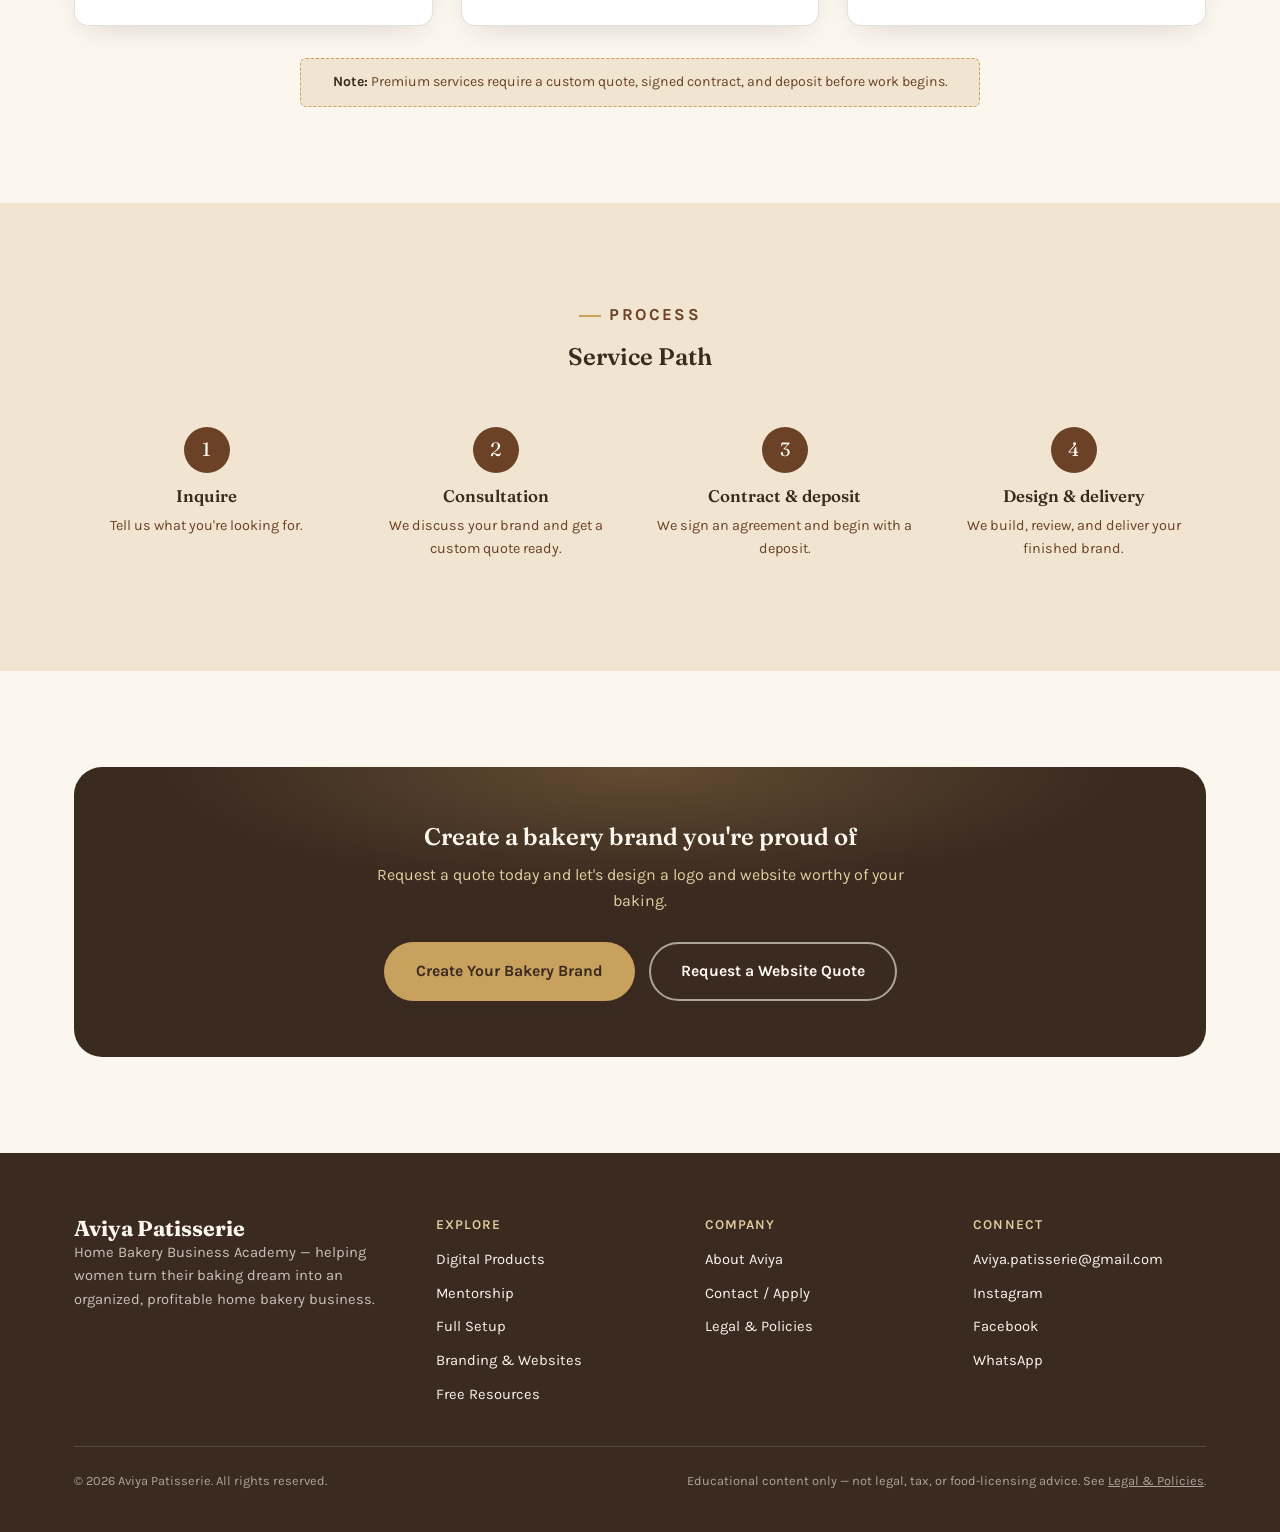
<file: branding-websites.html>
<!DOCTYPE html>
<html lang="en" dir="ltr">

<head>
  <meta charset="UTF-8">
<script>
  /* Apply saved language IMMEDIATELY, before first paint, so the page never
     flashes the wrong language/direction while script.js is still loading
     (this was the main cause of the Hebrew "blank on load" issue). This is
     safe even if localStorage is empty/unavailable — script.js re-applies
     the same logic on DOMContentLoaded regardless. */
  (function(){
    try{
      var l = localStorage.getItem("aviya-lang");
      if(l === "he" || l === "en"){
        document.documentElement.setAttribute("lang", l);
        document.documentElement.setAttribute("dir", l === "he" ? "rtl" : "ltr");
      }
    }catch(e){}
  })();
</script>
  <meta name="viewport" content="width=device-width, initial-scale=1.0">
  <title>Branding &amp; Website Services — Aviya Patisserie</title>
  <meta name="description"
    content="Logo design, brand kits, and websites for home bakeries — request a custom quote for services built to make your bakery look as good as it tastes.">
  <meta property="og:title" content="Branding &amp; Website Services — Aviya Patisserie">
  <meta property="og:description" content="Logo, brand kit, and website services for home bakeries.">
  <meta property="og:type" content="website">
  <link rel="icon" href="data:,">
  <link rel="preconnect" href="https://fonts.googleapis.com">
  <link rel="preconnect" href="https://fonts.gstatic.com" crossorigin>
  <link
    href="https://fonts.googleapis.com/css2?family=Fraunces:opsz,wght@9..144,400;9..144,600;9..144,700&family=Karla:wght@400;500;700;800&family=Frank+Ruhl+Libre:wght@400;600;700&family=Assistant:wght@400;600;700;800&display=swap"
    rel="stylesheet">
  <link rel="stylesheet" href="styles.css?v=final-mobile-2">
</head>

<body>
  <a class="skip-link" href="#main"><span class="lang-en">Skip to content</span><span class="lang-he">דלגי
      לתוכן</span></a>

  <header class="site-header">
    <div class="nav container">
      <a href="index.html" class="brand">Aviya Patisserie<span class="lang-en">Home Bakery Business Academy</span><span
          class="lang-he">האקדמיה לעסקי אפייה מהבית</span></a>
      <button class="nav-toggle" aria-label="Toggle menu" aria-expanded="false"><span></span></button>
      <nav class="nav-links" aria-label="Primary">
        <a href="index.html"><span class="lang-en">Home</span><span class="lang-he">בית</span></a>
        <a href="digital-products.html"><span class="lang-en">Digital Products</span><span class="lang-he">מוצרים
            דיגיטליים</span></a>
        <a href="mentorship.html"><span class="lang-en">Mentorship</span><span class="lang-he">ליווי אישי</span></a>
        <a href="full-setup.html"><span class="lang-en">Full Setup</span><span class="lang-he">הקמת עסק מלא</span></a>
        <a href="branding-websites.html" aria-current="page"><span class="lang-en">Branding &amp; Websites</span><span
            class="lang-he">מיתוג ואתרים</span></a>
        <a href="free-resources.html"><span class="lang-en">Free Resources</span><span class="lang-he">משאבים
            חינם</span></a>
        <a href="about.html"><span class="lang-en">About</span><span class="lang-he">אודות</span></a>
        <a href="contact.html"><span class="lang-en">Contact</span><span class="lang-he">צרי קשר</span></a>
      </nav>
      <div class="nav-actions">
        <div class="lang-toggle" role="group" aria-label="Language switch">
          <button data-lang-btn="en" aria-pressed="true">EN</button>
          <button data-lang-btn="he" aria-pressed="false">HE</button>
        </div>
        <a href="contact.html" class="btn btn-gold btn-sm"><span class="lang-en">Apply Now</span><span
            class="lang-he">להרשמה</span></a>
      </div>
    </div>
  </header>

  <main id="main">

    <section class="page-hero">
      <div class="container">
        <p class="eyebrow lang-en" style="justify-content:center;">Look As Good As You Bake</p>
        <p class="eyebrow lang-he" style="justify-content:center;">להציג טוב כמו שאת אופה</p>
        <h1 class="lang-en">Branding &amp; Website Services</h1>
        <h1 class="lang-he">שירותי מיתוג ואתרים</h1>
        <p class="lang-en" style="margin-bottom: 30px;">A logo, brand kit, and website that make clients trust you before they even taste your first cake.</p>
        <p class="lang-en">These services are not only for home bakeries — they are also perfect for small businesses, service providers, home-based brands, beauty professionals, consultants, coaches, and creative entrepreneurs who want a warm, elegant, and trustworthy online presence.</p>
        <p class="lang-he" style="margin-bottom: 30px;">לוגו, ערכת מיתוג ואתר שגורמים ללקוחות לסמוך עלייך עוד לפני שהן טעמו את העוגה הראשונה.</p>
        
        <p class="lang-he">השירותים מתאימים לעסקי אפייה, עסקים מהבית, נותנות שירות, קוסמטיקאיות, מאפרות, יועצות, מטפלות, מותגי אוכל ועסקים קטנים שרוצים נראות מקצועית, חמה ואמינה.</p>

      </div>
    </section>

    <section class="section">
      <div class="container">
        <div class="grid grid-3">
          <div class="card reveal">
            <div class="img-placeholder" role="img" aria-label="עיצוב לוגו - logo design" style="background-image: url('images/logo.png'); background-size: cover; background-position: center;">
              
            </div>
            <h3 class="lang-en">Logo Design</h3>
            <h3 class="lang-he">עיצוב לוגו</h3>
            <p class="small muted lang-en">A distinctive logo that captures the feeling of your bakery.</p>
            <p class="small muted lang-he">לוגו ייחודי שלוכד את התחושה של עסק האפייה שלך. עיצוב אישי.</p>
            
            <p class="price">$199</p>
            <a href="contact.html" class="btn btn-outline btn-block"><span class="lang-en">Request a Logo
                Quote</span><span class="lang-he">בקשת הצעת מחיר ללוגו</span></a>
          </div>

          <div class="card reveal">
             <div class="img-placeholder" role="img" aria-label="ערכת מיתוג - branding kit design" style="background-image: url('images/branding.png'); background-size: cover; background-position: center;">
              
            </div>
            <h3 class="lang-en">Brand Kit</h3>
            <h3 class="lang-he">ערכת מיתוג</h3>
            <p class="small muted lang-en">Colors, fonts, and templates that keep your bakery looking consistent
              everywhere.</p>
            <p class="small muted lang-he">צבעים, פונטים ותבניות ששומרים על עקביות המראה של העסק בכל מקום.</p>
            <p class="price">$399</p>
            <a href="contact.html" class="btn btn-outline btn-block"><span class="lang-en">Book a Branding
                Consultation</span><span class="lang-he">לתיאום ייעוץ מיתוג</span></a>
          </div>

          <div class="card reveal">
            <div class="img-placeholder" role="img" aria-label=" אתר עמוד אחד לעסק - one page website" style="background-image: url('images/one page.png'); background-size: cover; background-position: center;">
             
            </div>
            <h3 class="lang-en">One-Page Bakery Website</h3>
            <h3 class="lang-he">אתר עמוד אחד לעסק אפייה</h3>
            <p class="small muted lang-en">A simple, beautiful landing page to introduce your bakery online.</p>
            <p class="small muted lang-he">דף נחיתה פשוט ומעוצב להצגת עסק האפייה שלך באינטרנט.</p>
            <p class="price">$999</p>
            <a href="contact.html" class="btn btn-outline btn-block"><span class="lang-en">Apply for Website
                Service</span><span class="lang-he">להגשת בקשה לשירות אתר</span></a>
          </div>

          <div class="card reveal">
           <div class="img-placeholder" role="img" aria-label=" אתר עמוד מלא עסק - full website" style="background-image: url('images/full\ website.png'); background-size: cover; background-position: center;">
             
            </div>
            <h3 class="lang-en">Full Home Bakery Website</h3>
            <h3 class="lang-he">אתר מלא לעסק אפייה ביתי</h3>
            <p class="small muted lang-en">A complete multi-page site with menu, gallery, and about sections.</p>
            <p class="small muted lang-he">אתר רב-עמודים מלא עם תפריט, גלריה ואודות. כולל טופס קליטת הזמנות.</p>
            <p class="price">$3,999</p>
            <a href="contact.html" class="btn btn-outline btn-block"><span class="lang-en">Apply for Website
                Service</span><span class="lang-he">להגשת בקשה לשירות אתר</span></a>
          </div>

          <div class="card reveal">
             <div class="img-placeholder" role="img" aria-label="  אתר עמוד אחד לעסק עם קליטת הזמנות- one page website" style="background-image: url('images/weborder.png'); background-size: cover; background-position: center;">
             
            </div>
            <h3 class="lang-en">Website + Order Form Setup</h3>
            <h3 class="lang-he">אתר + הקמת טופס הזמנות</h3>
            <p class="small muted lang-en">A website connected to a working order-intake form for your business.</p>
            <p class="small muted lang-he">אתר עמוד אחד עם טופס קליטת הזמנות פעיל, מחובר לעסק שלך. </p>
            <p class="price">$1,499</p>
            <a href="contact.html" class="btn btn-outline btn-block"><span class="lang-en">Apply for Website
                Service</span><span class="lang-he">להגשת בקשה לשירות אתר</span></a>
          </div>

          <div class="card reveal">
             <div class="img-placeholder" role="img" aria-label=" שיחת ייעוץ מיתוג- branding consultation" style="background-image: url('images/plan.png'); background-size: cover; background-position: center;">
             
            </div>
            <h3 class="lang-en">Branding Consultation</h3>
            <h3 class="lang-he">ייעוץ מיתוג</h3>
            <p class="small muted lang-en">Not sure what you need? Start with a consultation to map your options.</p>
            <p class="small muted lang-he">לא בטוחה מה את צריכה? התחילי בייעוץ שממפה את האפשרויות שלך.</p>
            <p class="price">$299</p>
            <a href="contact.html" class="btn btn-outline btn-block"><span class="lang-en">Book a Branding
                Consultation</span><span class="lang-he">לתיאום ייעוץ מיתוג</span></a>
          </div>
        </div>


        

        <p class="note reveal" style="max-width:680px;margin:32px auto 0;text-align:center;">
          <span class="lang-en"><strong>Note:</strong> Premium services require a custom quote, signed contract, and
            deposit before work begins.</span>
          <span class="lang-he"><strong>הערה:</strong> שירותי פרימיום דורשים הצעת מחיר מותאמת אישית, חוזה חתום ומקדמה
            לפני תחילת העבודה.</span>
        </p>
      </div>
    </section>

    <section class="section section--alt">
      <div class="container">
        <div class="section-head reveal">
          <p class="eyebrow lang-en" style="justify-content:center;">Process</p>
          <p class="eyebrow lang-he" style="justify-content:center;">תהליך</p>
          <h2 class="lang-en">Service Path</h2>
          <h2 class="lang-he">מסלול השירות</h2>
        </div>
        <div class="steps reveal">
          <div class="step">
            <div class="num">1</div>
            <h4 class="lang-en">Inquire</h4>
            <h4 class="lang-he">פנייה</h4>
            <p class="lang-en">Tell us what you're looking for.</p>
            <p class="lang-he">ספרי לי מה את מחפשת.</p>
          </div>
          <div class="step">
            <div class="num">2</div>
            <h4 class="lang-en">Consultation</h4>
            <h4 class="lang-he">ייעוץ</h4>
            <p class="lang-en">We discuss your brand and get a custom quote ready.</p>
            <p class="lang-he">נדבר על המותג שלך ואכין לך הצעת מחיר מותאמת.</p>
          </div>
          <div class="step">
            <div class="num">3</div>
            <h4 class="lang-en">Contract &amp; deposit</h4>
            <h4 class="lang-he">חוזה ומקדמה</h4>
            <p class="lang-en">We sign an agreement and begin with a deposit.</p>
            <p class="lang-he">חתימה על הסכם והתחלה עם מקדמה.</p>
          </div>
          <div class="step">
            <div class="num">4</div>
            <h4 class="lang-en">Design &amp; delivery</h4>
            <h4 class="lang-he">עיצוב ומסירה</h4>
            <p class="lang-en">We build, review, and deliver your finished brand.</p>
            <p class="lang-he">בונה, סוקרת ומוסרת את המותג המוגמר שלך.</p>
          </div>
        </div>
      </div>
    </section>

    <section class="section">
      <div class="container">
        <div class="cta-banner reveal">
          <h2 class="lang-en">Create a bakery brand you're proud of</h2>
          <h2 class="lang-he">צרי מותג שאת גאה בו</h2>
          <p class="lang-en">Request a quote today and let's design a logo and website worthy of your baking.</p>
          <p class="lang-he">בקשי הצעת מחיר היום ונעצב לך לוגו ואתר יחודיים לך.</p>
          <div class="btn-row">
            <a href="contact.html" class="btn btn-gold"><span class="lang-en">Create Your Bakery Brand</span><span
                class="lang-he">צרי את מותג האפייה שלך</span></a>
            <a href="contact.html" class="btn btn-outline-light"><span class="lang-en">Request a Website
                Quote</span><span class="lang-he">בקשת הצעת מחיר לאתר</span></a>
          </div>
        </div>
      </div>
    </section>

  </main>

  <footer class="site-footer">
    <div class="container">
      <div class="footer-grid">
        <div class="footer-brand">
          <div class="brand" style="color:var(--ivory);">Aviya Patisserie</div>
          <p class="lang-en">Home Bakery Business Academy — helping women turn their baking dream into an organized,
            profitable home bakery business.</p>
          <p class="lang-he">האקדמיה לעסקי אפייה מהבית — עוזרת לנשים להפוך את חלום האפייה שלהן לעסק אפייה ביתי מאורגן
            ורווחי.</p>
        </div>
        <div>
          <h4 class="lang-en">Explore</h4>
          <h4 class="lang-he">ניווט</h4>
          <ul>
            <li><a href="digital-products.html"><span class="lang-en">Digital Products</span><span
                  class="lang-he">מוצרים דיגיטליים</span></a></li>
            <li><a href="mentorship.html"><span class="lang-en">Mentorship</span><span class="lang-he">ליווי
                  אישי</span></a></li>
            <li><a href="full-setup.html"><span class="lang-en">Full Setup</span><span class="lang-he">הקמה
                  מלאה</span></a></li>
            <li><a href="branding-websites.html"><span class="lang-en">Branding &amp; Websites</span><span
                  class="lang-he">מיתוג ואתרים</span></a></li>
            <li><a href="free-resources.html"><span class="lang-en">Free Resources</span><span class="lang-he">משאבים
                  חינם</span></a></li>
          </ul>
        </div>
        <div>
          <h4 class="lang-en">Company</h4>
          <h4 class="lang-he">החברה</h4>
          <ul>
            <li><a href="about.html"><span class="lang-en">About Aviya</span><span class="lang-he">אודות אביה</span></a>
            </li>
            <li><a href="contact.html"><span class="lang-en">Contact / Apply</span><span class="lang-he">צרי קשר /
                  הרשמה</span></a></li>
            <li><a href="legal.html"><span class="lang-en">Legal &amp; Policies</span><span class="lang-he">תנאים
                  ומדיניות</span></a></li>
          </ul>
        </div>
        <div>
          <h4 class="lang-en">Connect</h4>
          <h4 class="lang-he">בואי נתחבר</h4>
          <ul>
            <li><a>Aviya.patisserie@gmail.com</a></li>
            <li><a href="https://www.instagram.com/aviya.patisserie?igsh=MTN5endpODNoZXkyZQ==" target="_blank" rel="noopener"><span class="lang-en">Instagram</span><span
                  class="lang-he">אינסטגרם</span></a></li>
            <li><a href="https://www.facebook.com/share/17By1hmKSk/" target="_blank" rel="noopener"><span class="lang-en">Facebook</span><span
                  class="lang-he">פייסבוק</span></a></li>
            <li><a href="https://wa.link/f8jt2z" target="_blank" rel="noopener"><span class="lang-en">WhatsApp</span><span
                  class="lang-he">וואטסאפ</span></a></li>
          </ul>
        </div>
      </div>
      <div class="footer-bottom">
        <p><span class="lang-en">&copy; <span data-year></span> Aviya Patisserie. All rights reserved.</span><span
            class="lang-he">&copy; <span data-year></span> Aviya Patisserie. כל הזכויות שמורות.</span></p>
        <p class="lang-en">Educational content only — not legal, tax, or food-licensing advice. See <a href="legal.html"
            style="text-decoration:underline;">Legal &amp; Policies</a>.</p>
        <p class="lang-he">תוכן חינוכי בלבד — אינו ייעוץ משפטי, מס או רישוי מזון. ראי <a href="legal.html"
            style="text-decoration:underline;">תנאים ומדיניות</a>.</p>
      </div>
    </div>
  </footer>

  <script src="script.js?v=final-mobile-2"></script>
</body>

</html>
</file>
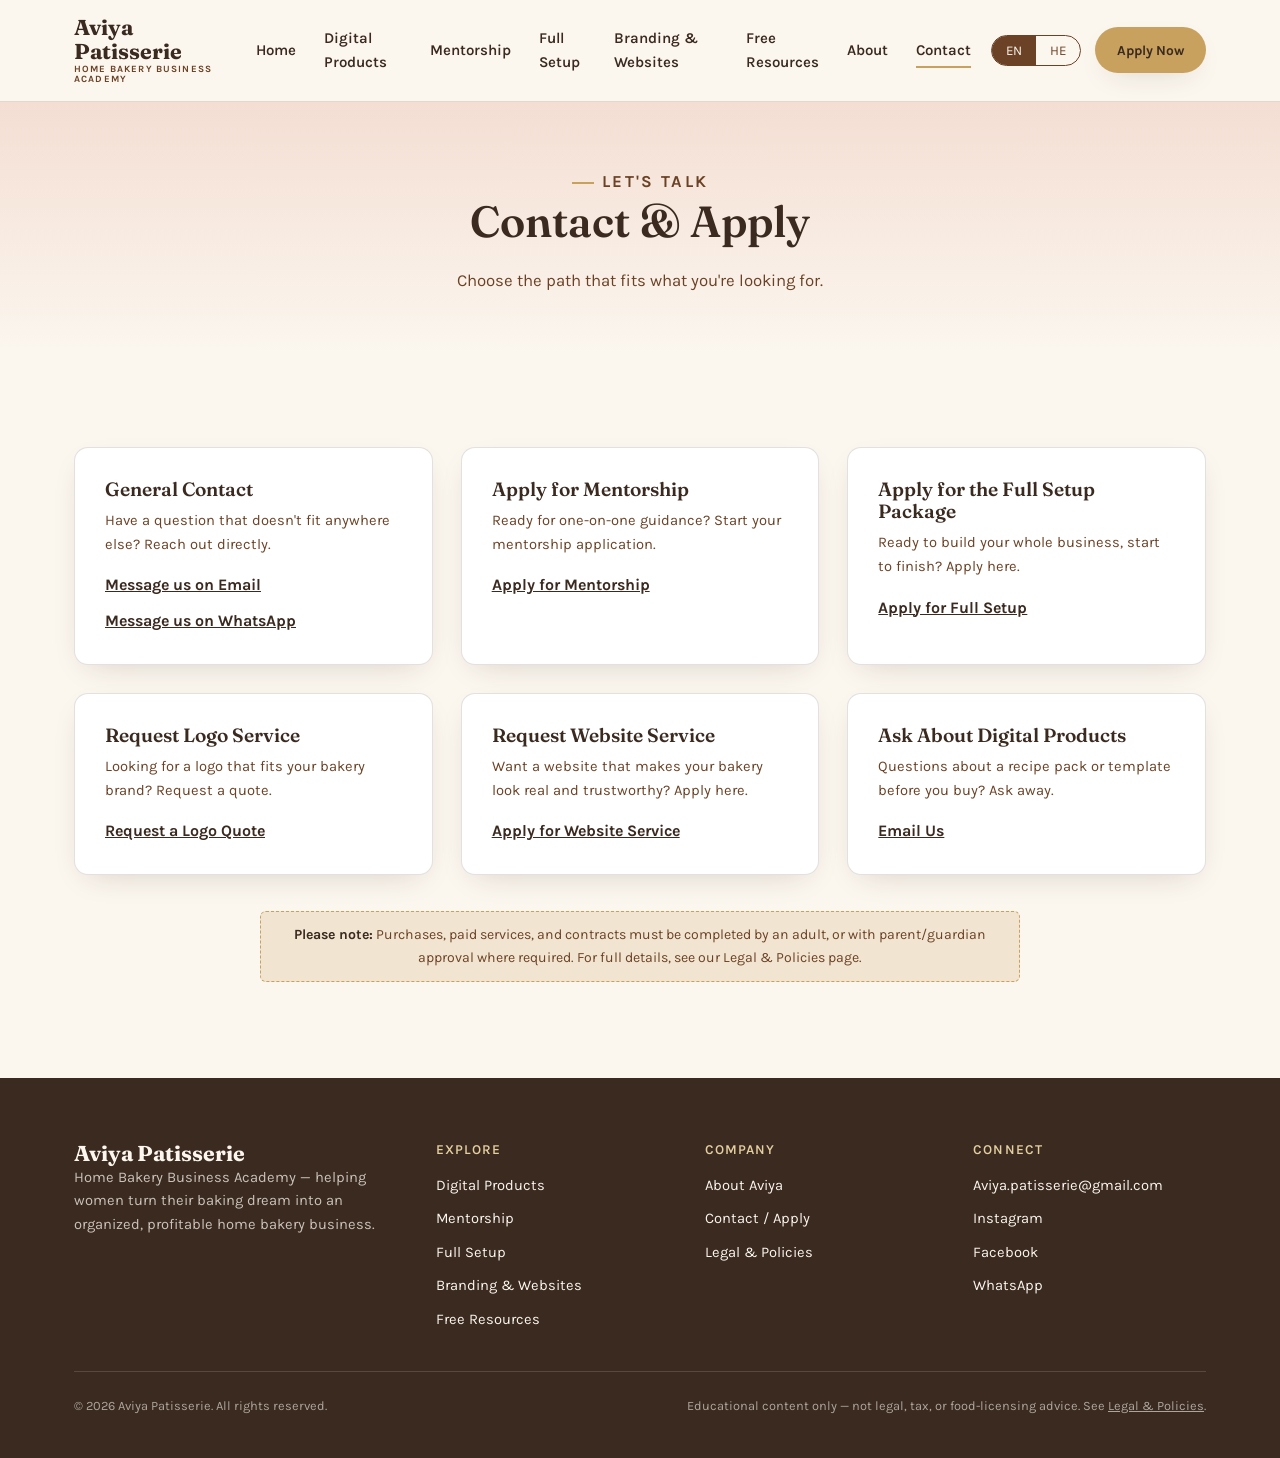
<file: contact.html>
<!DOCTYPE html>
<html lang="en" dir="ltr">
<head>
<meta charset="UTF-8">
<script>
  /* Apply saved language IMMEDIATELY, before first paint, so the page never
     flashes the wrong language/direction while script.js is still loading
     (this was the main cause of the Hebrew "blank on load" issue). This is
     safe even if localStorage is empty/unavailable — script.js re-applies
     the same logic on DOMContentLoaded regardless. */
  (function(){
    try{
      var l = localStorage.getItem("aviya-lang");
      if(l === "he" || l === "en"){
        document.documentElement.setAttribute("lang", l);
        document.documentElement.setAttribute("dir", l === "he" ? "rtl" : "ltr");
      }
    }catch(e){}
  })();
</script>
<meta name="viewport" content="width=device-width, initial-scale=1.0">
<title>Contact / Apply — Aviya Patisserie</title>
<meta name="description" content="Get in touch with Aviya Patisserie — apply for mentorship, the full setup package, branding or website services, or ask about digital products.">
<meta property="og:title" content="Contact / Apply — Aviya Patisserie">
<meta property="og:description" content="Apply for mentorship, full setup, branding, or ask a question.">
<meta property="og:type" content="website">
<link rel="icon" href="data:,">
<link rel="preconnect" href="https://fonts.googleapis.com">
<link rel="preconnect" href="https://fonts.gstatic.com" crossorigin>
<link href="https://fonts.googleapis.com/css2?family=Fraunces:opsz,wght@9..144,400;9..144,600;9..144,700&family=Karla:wght@400;500;700;800&family=Frank+Ruhl+Libre:wght@400;600;700&family=Assistant:wght@400;600;700;800&display=swap" rel="stylesheet">
<link rel="stylesheet" href="styles.css?v=final-mobile-2">
</head>
<body>
<a class="skip-link" href="#main"><span class="lang-en">Skip to content</span><span class="lang-he">דלגי לתוכן</span></a>

<header class="site-header">
  <div class="nav container">
    <a href="index.html" class="brand">Aviya Patisserie<span class="lang-en">Home Bakery Business Academy</span><span class="lang-he">האקדמיה לעסקי אפייה מהבית</span></a>
    <button class="nav-toggle" aria-label="Toggle menu" aria-expanded="false"><span></span></button>
    <nav class="nav-links" aria-label="Primary">
      <a href="index.html"><span class="lang-en">Home</span><span class="lang-he">בית</span></a>
      <a href="digital-products.html"><span class="lang-en">Digital Products</span><span class="lang-he">מוצרים דיגיטליים</span></a>
      <a href="mentorship.html"><span class="lang-en">Mentorship</span><span class="lang-he">ליווי אישי</span></a>
      <a href="full-setup.html"><span class="lang-en">Full Setup</span><span class="lang-he">הקמת עסק מלא</span></a>
      <a href="branding-websites.html"><span class="lang-en">Branding &amp; Websites</span><span class="lang-he">מיתוג ואתרים</span></a>
      <a href="free-resources.html"><span class="lang-en">Free Resources</span><span class="lang-he">משאבים חינם</span></a>
      <a href="about.html"><span class="lang-en">About</span><span class="lang-he">אודות</span></a>
      <a href="contact.html" aria-current="page"><span class="lang-en">Contact</span><span class="lang-he">צרי קשר</span></a>
    </nav>
    <div class="nav-actions">
      <div class="lang-toggle" role="group" aria-label="Language switch">
        <button data-lang-btn="en" aria-pressed="true">EN</button>
        <button data-lang-btn="he" aria-pressed="false">HE</button>
      </div>
      <a href="contact.html" class="btn btn-gold btn-sm"><span class="lang-en">Apply Now</span><span class="lang-he">להרשמה</span></a>
    </div>
  </div>
</header>

<main id="main">

  <section class="page-hero">
    <div class="container">
      <p class="eyebrow lang-en" style="justify-content:center;">Let's Talk</p>
      <p class="eyebrow lang-he" style="justify-content:center;">בואי נדבר</p>
      <h1 class="lang-en">Contact &amp; Apply</h1>
      <h1 class="lang-he">צרי קשר / הרשמה</h1>
      <p class="lang-en">Choose the path that fits what you're looking for. </p>
      <p class="lang-he">בחרי את המסלול המתאים לך.</p>
    </div>
  </section>

  <section class="section">
    <div class="container">
      <div class="grid grid-3">

        <div class="form-card reveal">
          <h3 class="lang-en">General Contact</h3><h3 class="lang-he">פנייה כללית</h3>
          <p class="lang-en">Have a question that doesn't fit anywhere else? Reach out directly.</p>
          <p class="lang-he">יש לך שאלה שלא מתאימה לאף קטגוריה? פני אלינו ישירות.</p>
          <div class="contact-links">
            <a href="mailto:aviya.patisserie@gmail.com"><span class="lang-en">Message us on Email</span><span class="lang-he">שלחי לנו מייל</span></a>
            <a href="https://wa.link/f8jt2z" target="_blank" rel="noopener"><span class="lang-en">Message us on WhatsApp</span><span class="lang-he">שלחי הודעה בוואטסאפ</span></a>
          </div>
        </div>

        <div class="form-card reveal">
          <h3 class="lang-en">Apply for Mentorship</h3><h3 class="lang-he">בקשה לליווי אישי</h3>
          <p class="lang-en">Ready for one-on-one guidance? Start your mentorship application.</p>
          <p class="lang-he">מוכנה לליווי אישי אחד-על-אחד? התחילי את בקשת ההרשמה לליווי.</p>
          <div class="contact-links">
            <a href="https://form.jotform.com/262172030751043" target="_blank" rel="noopener"><span class="lang-en">Apply for Mentorship</span><span class="lang-he">להגשת בקשה לליווי</span></a>
          </div>
        </div>

        <div class="form-card reveal">
          <h3 class="lang-en">Apply for the Full Setup Package</h3><h3 class="lang-he">בקשה לחבילת ההקמה המלאה</h3>
          <p class="lang-en">Ready to build your whole business, start to finish? Apply here.</p>
          <p class="lang-he">מוכנה לבנות את כל העסק שלך, מההתחלה ועד הסוף? הגישי בקשה כאן.</p>
          <div class="contact-links">
            <a href="https://form.jotform.com/262202184009447" target="_blank" rel="noopener"><span class="lang-en">Apply for Full Setup</span><span class="lang-he">להגשת בקשה להקמה מלאה</span></a>
          </div>
        </div>

        <div class="form-card reveal">
          <h3 class="lang-en">Request Logo Service</h3><h3 class="lang-he">בקשת שירות לוגו</h3>
          <p class="lang-en">Looking for a logo that fits your bakery brand? Request a quote.</p>
          <p class="lang-he">מחפשת לוגו שמתאים למותג האפייה שלך? בקשי הצעת מחיר.</p>
          <div class="contact-links">
            <a href="https://form.jotform.com/262206451512043" target="_blank" rel="noopener"><span class="lang-en">Request a Logo Quote</span><span class="lang-he">בקשת הצעת מחיר ללוגו</span></a>
          </div>
        </div>

        <div class="form-card reveal">
          <h3 class="lang-en">Request Website Service</h3><h3 class="lang-he">בקשת שירות אתר</h3>
          <p class="lang-en">Want a website that makes your bakery look real and trustworthy? Apply here.</p>
          <p class="lang-he">רוצה אתר שגורם לעסק האפייה שלך להיראות אמיתי ואמין? הגישי בקשה כאן.</p>
          <div class="contact-links">
            <a href="https://form.jotform.com/262206785094058" target="_blank" rel="noopener"><span class="lang-en">Apply for Website Service</span><span class="lang-he">להגשת בקשה לשירות אתר</span></a>
          </div>
        </div>

        <div class="form-card reveal">
          <h3 class="lang-en">Ask About Digital Products</h3><h3 class="lang-he">שאלות על מוצרים דיגיטליים</h3>
          <p class="lang-en">Questions about a recipe pack or template before you buy? Ask away.</p>
          <p class="lang-he">יש לך שאלות על חבילת מתכונים או תבנית לפני שאת קונה? שאלי בחופשיות.</p>
          <div class="contact-links">
            <a href="mailto:aviya.patisserie@gmail.com" class="lang-en">Email Us</a>
            <a href="mailto:aviya.patisserie@gmail.com" class="lang-he">שלחי לנו מייל</a>
          </div>
        </div>

      </div>

      <p class="note reveal" style="max-width:760px;margin:36px auto 0;text-align:center;">
        <span class="lang-en"><strong>Please note:</strong> Purchases, paid services, and contracts must be completed by an adult, or with parent/guardian approval where required. For full details, see our <a href="legal.html">Legal &amp; Policies</a> page.</span>
        <span class="lang-he"><strong>לתשומת ליבך:</strong> רכישות, שירותים בתשלום והסכמים יש להשלים באמצעות בגיר/ה, או באישור הורה/אפוטרופוס במקרים הנדרשים. לפרטים מלאים ראי <a href="legal.html">תנאים ומדיניות</a>.</span>
      </p>
    </div>
  </section>

</main>

<footer class="site-footer">
  <div class="container">
    <div class="footer-grid">
      <div class="footer-brand">
        <div class="brand" style="color:var(--ivory);">Aviya Patisserie</div>
        <p class="lang-en">Home Bakery Business Academy — helping women turn their baking dream into an organized, profitable home bakery business.</p>
        <p class="lang-he">האקדמיה לעסקי אפייה מהבית — עוזרת לנשים להפוך את חלום האפייה שלהן לעסק אפייה ביתי מאורגן ורווחי.</p>
      </div>
      <div>
        <h4 class="lang-en">Explore</h4><h4 class="lang-he">ניווט</h4>
        <ul>
          <li><a href="digital-products.html"><span class="lang-en">Digital Products</span><span class="lang-he">מוצרים דיגיטליים</span></a></li>
          <li><a href="mentorship.html"><span class="lang-en">Mentorship</span><span class="lang-he">ליווי אישי</span></a></li>
          <li><a href="full-setup.html"><span class="lang-en">Full Setup</span><span class="lang-he">הקמה מלאה</span></a></li>
          <li><a href="branding-websites.html"><span class="lang-en">Branding &amp; Websites</span><span class="lang-he">מיתוג ואתרים</span></a></li>
          <li><a href="free-resources.html"><span class="lang-en">Free Resources</span><span class="lang-he">משאבים חינם</span></a></li>
        </ul>
      </div>
      <div>
        <h4 class="lang-en">Company</h4><h4 class="lang-he">החברה</h4>
        <ul>
          <li><a href="about.html"><span class="lang-en">About Aviya</span><span class="lang-he">אודות אביה</span></a></li>
          <li><a href="contact.html"><span class="lang-en">Contact / Apply</span><span class="lang-he">צרי קשר / הרשמה</span></a></li>
          <li><a href="legal.html"><span class="lang-en">Legal &amp; Policies</span><span class="lang-he">תנאים ומדיניות</span></a></li>
        </ul>
      </div>
      <div>
        <h4 class="lang-en">Connect</h4><h4 class="lang-he">בואי נתחבר</h4>
        <ul>
            <li><a>Aviya.patisserie@gmail.com</a></li>
            <li><a href="https://www.instagram.com/aviya.patisserie?igsh=MTN5endpODNoZXkyZQ==" target="_blank" rel="noopener"><span class="lang-en">Instagram</span><span
                  class="lang-he">אינסטגרם</span></a></li>
            <li><a href="https://www.facebook.com/share/17By1hmKSk/" target="_blank" rel="noopener"><span class="lang-en">Facebook</span><span
                  class="lang-he">פייסבוק</span></a></li>
            <li><a href="https://wa.link/f8jt2z" target="_blank" rel="noopener"><span class="lang-en">WhatsApp</span><span
                  class="lang-he">וואטסאפ</span></a></li>
        </ul>
      </div>
    </div>
    <div class="footer-bottom">
      <p><span class="lang-en">&copy; <span data-year></span> Aviya Patisserie. All rights reserved.</span><span class="lang-he">&copy; <span data-year></span> Aviya Patisserie. כל הזכויות שמורות.</span></p>
      <p class="lang-en">Educational content only — not legal, tax, or food-licensing advice. See <a href="legal.html" style="text-decoration:underline;">Legal &amp; Policies</a>.</p>
      <p class="lang-he">תוכן חינוכי בלבד — אינו ייעוץ משפטי, מס או רישוי מזון. ראי <a href="legal.html" style="text-decoration:underline;">תנאים ומדיניות</a>.</p>
    </div>
  </div>
</footer>

<script src="script.js?v=final-mobile-2"></script>
</body>
</html>
</file>
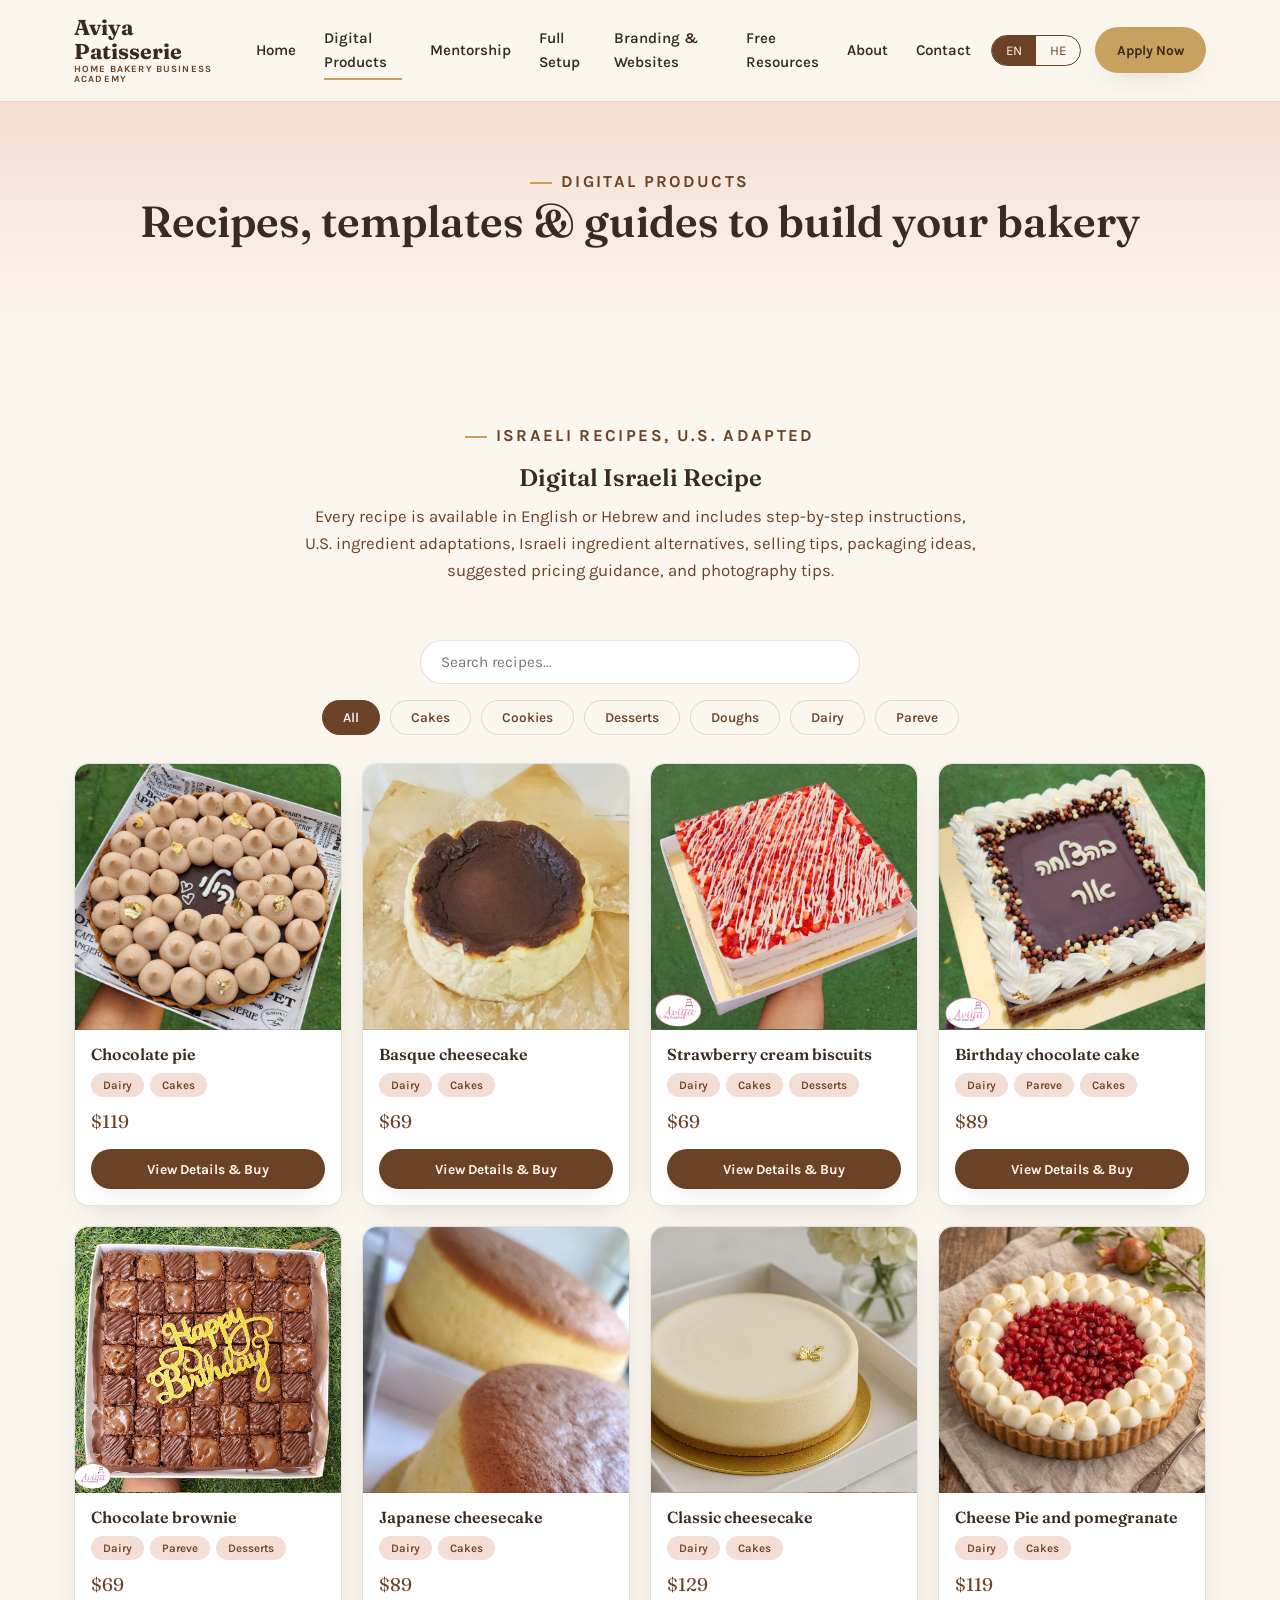
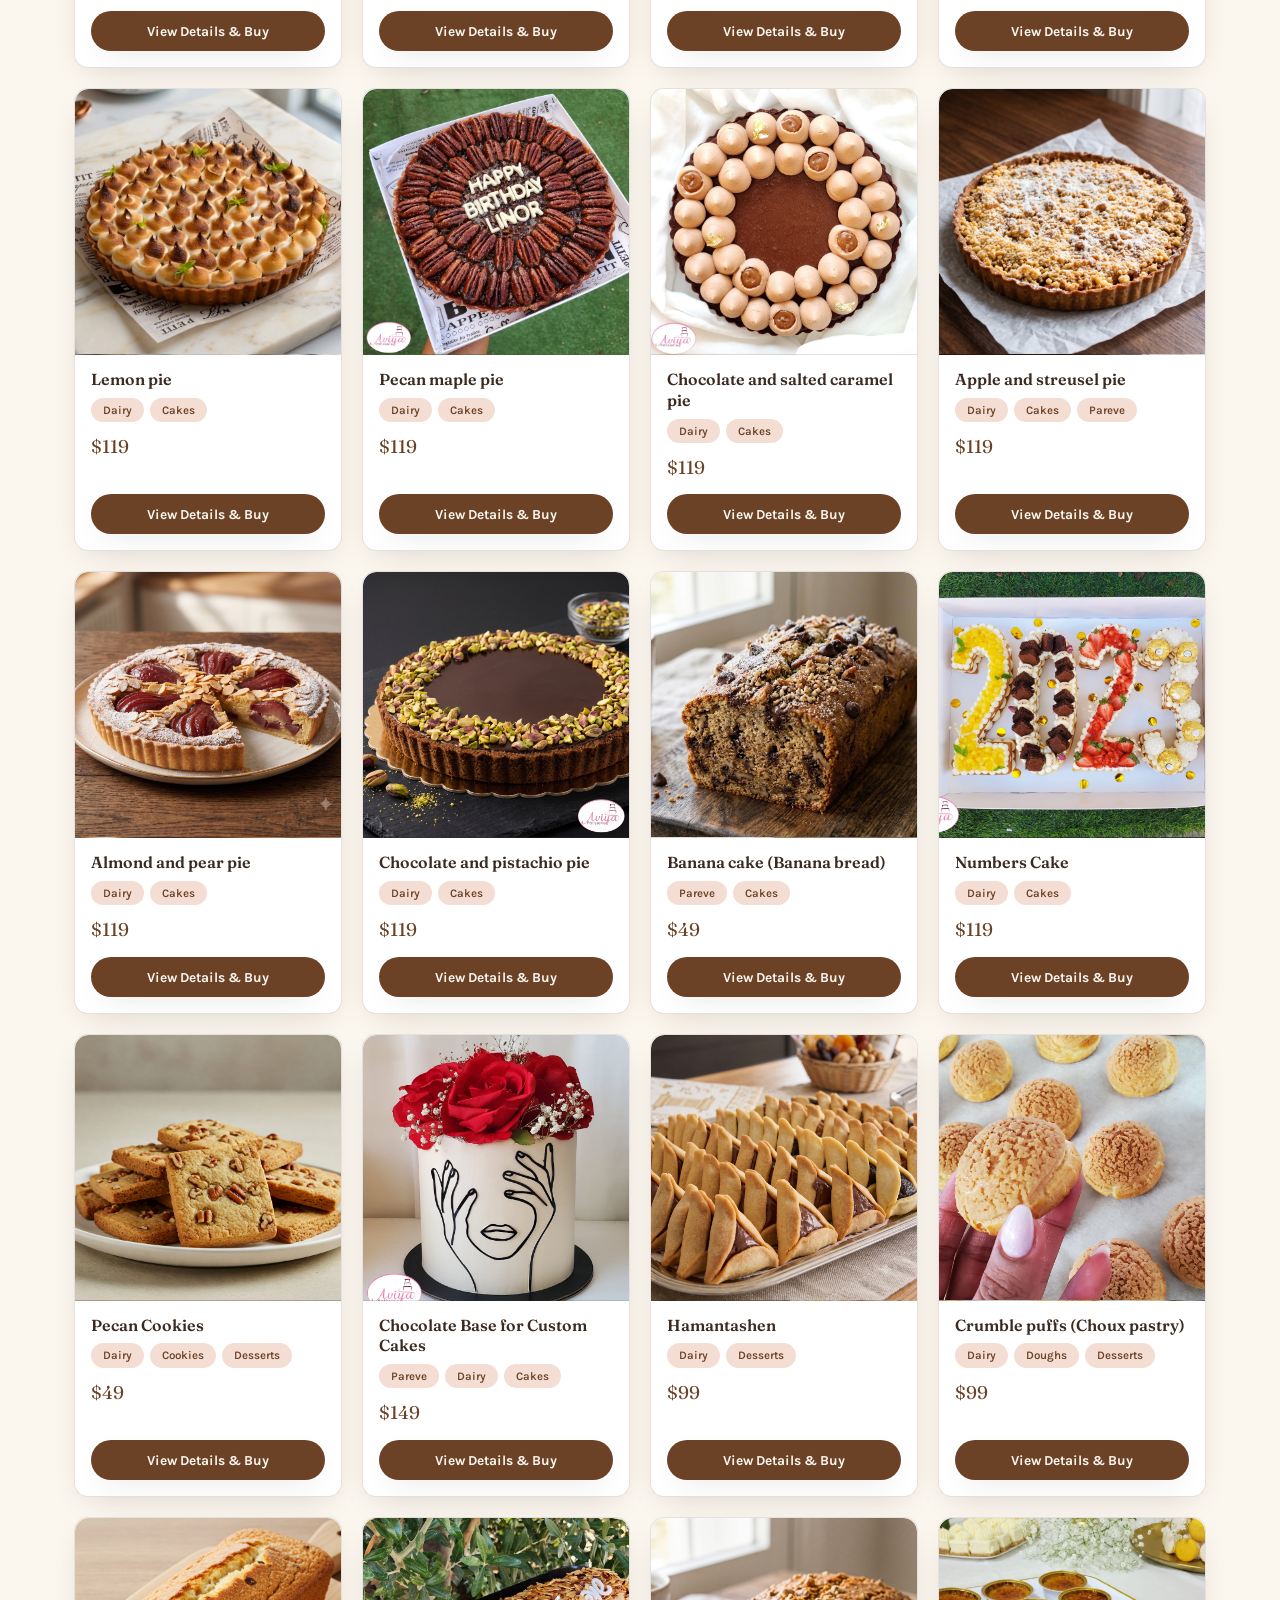
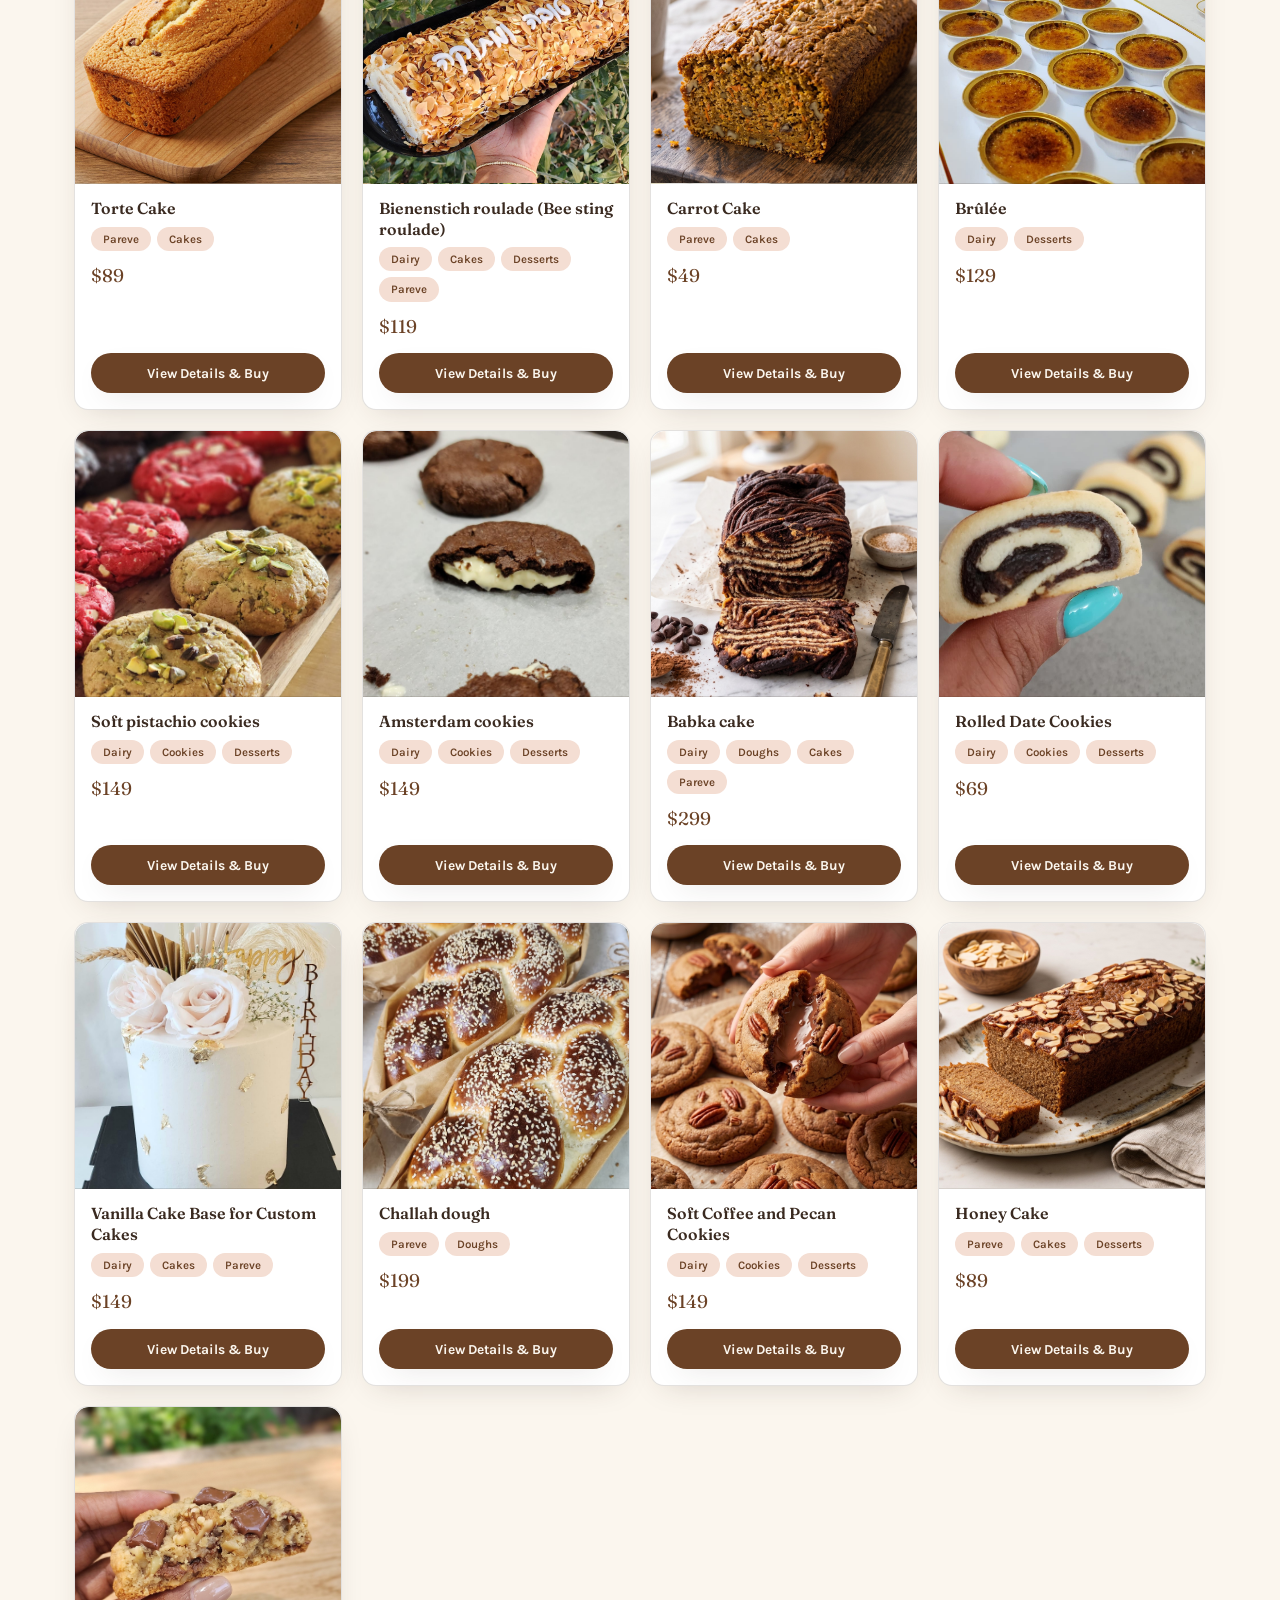
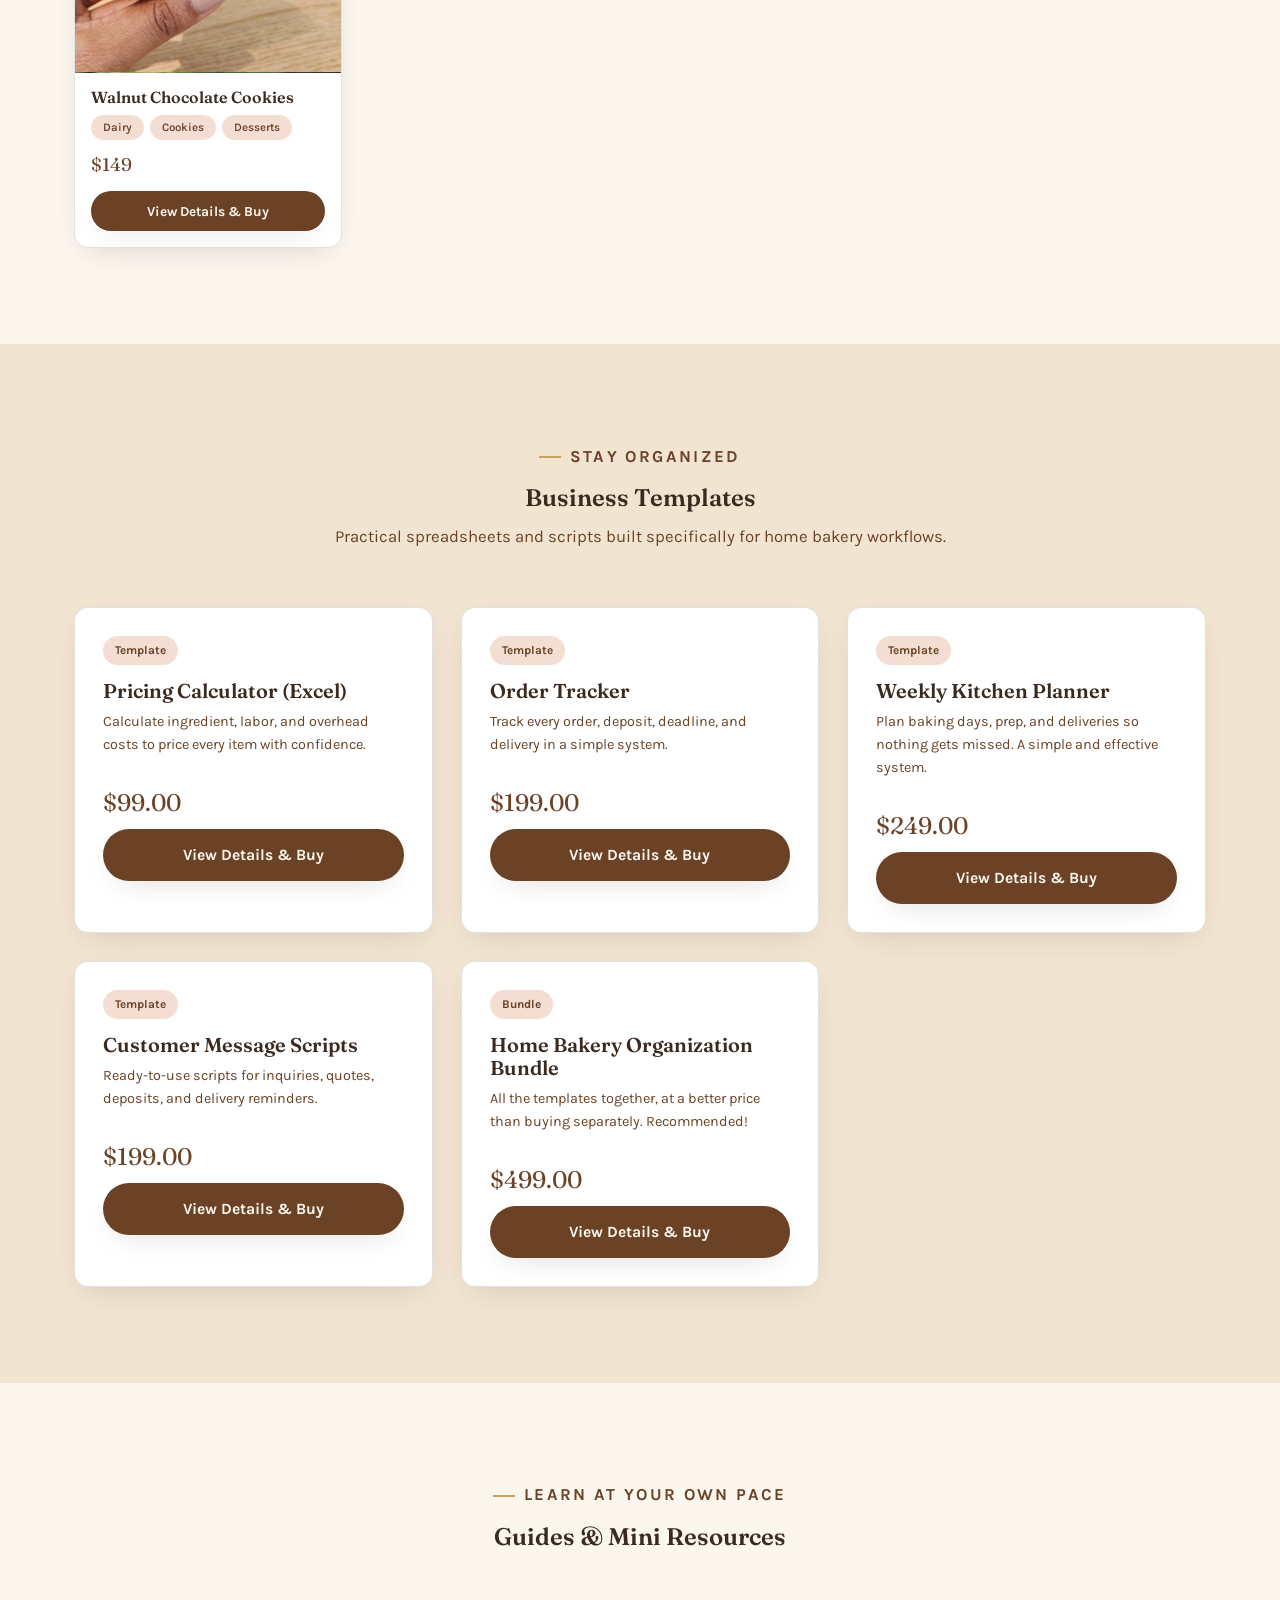
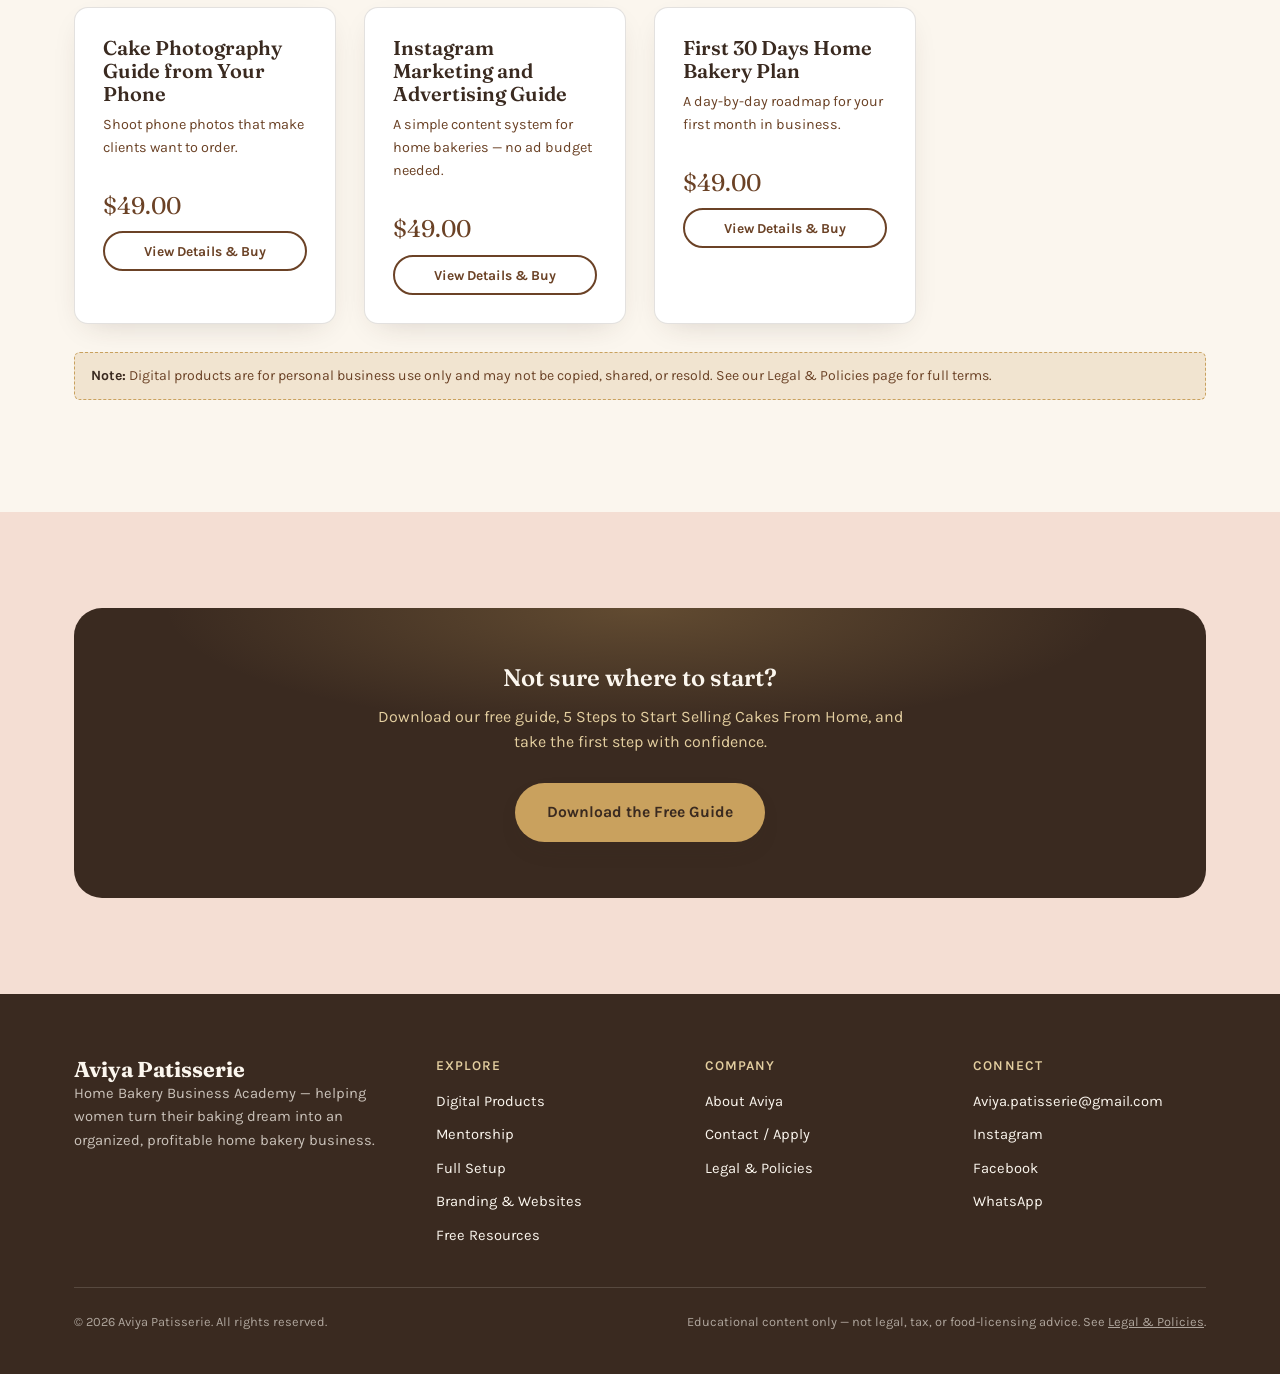
<file: digital-products.html>
<!DOCTYPE html>
<html lang="en" dir="ltr">

<head>
  <meta charset="UTF-8">
  <script>
    /* Apply saved language IMMEDIATELY, before first paint, so the page never
       flashes the wrong language/direction while script.js is still loading
       (this was the main cause of the Hebrew "blank on load" issue). This is
       safe even if localStorage is empty/unavailable — script.js re-applies
       the same logic on DOMContentLoaded regardless. */
    (function () {
      try {
        var l = localStorage.getItem("aviya-lang");
        if (l === "he" || l === "en") {
          document.documentElement.setAttribute("lang", l);
          document.documentElement.setAttribute("dir", l === "he" ? "rtl" : "ltr");
        }
      } catch (e) { }
    })();
  </script>
  <meta name="viewport" content="width=device-width, initial-scale=1.0">
  <title>Digital Products — Aviya Patisserie</title>
  <meta name="description"
    content="Israeli-style recipe packs, business templates, and guides for home bakers — available in English and Hebrew, manually delivered by email.">
  <meta property="og:title" content="Digital Products — Aviya Patisserie">
  <meta property="og:description" content="Israeli recipe packs, pricing tools, and guides for home bakers.">
  <meta property="og:type" content="website">
  <link rel="icon" href="data:,">
  <link rel="preconnect" href="https://fonts.googleapis.com">
  <link rel="preconnect" href="https://fonts.gstatic.com" crossorigin>
  <link
    href="https://fonts.googleapis.com/css2?family=Fraunces:opsz,wght@9..144,400;9..144,600;9..144,700&family=Karla:wght@400;500;700;800&family=Frank+Ruhl+Libre:wght@400;600;700&family=Assistant:wght@400;600;700;800&display=swap"
    rel="stylesheet">
  <link rel="stylesheet" href="styles.css?v=final-mobile-3">
  <style>
    /* ============================================================
       RECIPE SEARCH & FILTER — scoped entirely to .recipe-filter-bar,
       .recipe-search-input, .filter-bubble, .recipe-empty-state, and
       .recipe-product-card below. Does not touch header, footer, global
       layout, colors, fonts, other sections, or product cards outside
       the recipe grid. Falls back gracefully if the brand CSS
       variables aren't defined in styles.css.
       ============================================================ */
    .recipe-filter-bar {
      margin: 0 auto 28px;
      max-width: 760px;
      display: flex;
      flex-direction: column;
      align-items: center;
      gap: 16px;
    }

    .recipe-search-wrap {
      width: 100%;
      max-width: 440px;
    }

    .recipe-search-input {
      width: 100%;
      box-sizing: border-box;
      padding: 12px 20px;
      border: 1px solid var(--line, rgba(58, 42, 32, 0.16));
      border-radius: 999px;
      font-family: inherit;
      font-size: .95rem;
      background: var(--white, #fff);
      color: var(--espresso, #3A2A20);
      transition: border-color .15s ease, box-shadow .15s ease;
    }

    .recipe-search-input:focus {
      outline: none;
      border-color: var(--gold, #C9A15E);
      box-shadow: 0 0 0 3px rgba(201, 161, 94, .18);
    }

    .recipe-filter-bubbles {
      display: flex;
      flex-wrap: wrap;
      justify-content: center;
      gap: 10px;
    }

    .filter-bubble {
      font-family: inherit;
      font-size: .85rem;
      font-weight: 600;
      padding: 9px 20px;
      border-radius: 999px;
      border: 1px solid var(--line, rgba(58, 42, 32, 0.16));
      background: var(--ivory, #FBF6EE);
      color: var(--cocoa, #6B4226);
      cursor: pointer;
      transition: background .15s ease, color .15s ease, border-color .15s ease;
    }

    .filter-bubble:hover {
      border-color: var(--gold, #C9A15E);
    }

    .filter-bubble.is-active {
      background: var(--cocoa, #6B4226);
      border-color: var(--cocoa, #6B4226);
      color: var(--ivory, #FBF6EE);
    }

    .recipe-empty-state {
      text-align: center;
      padding: 36px 16px;
      color: var(--cocoa, #6B4226);
      font-size: .95rem;
    }

    .recipe-tags {
      display: flex;
      flex-wrap: wrap;
      gap: 6px;
      margin: 8px 0 4px;
    }

    .recipe-tag {
      display: inline-block;
      font-size: .72rem;
      font-weight: 600;
      line-height: 1.4;
      padding: 4px 12px;
      border-radius: 999px;
      background: var(--blush, #F4DED3);
      color: var(--cocoa, #6B4226);
      white-space: nowrap;
    }

    @media (max-width:640px) {
      .recipe-search-wrap {
        max-width: 100%;
      }

      .recipe-filter-bubbles {
        gap: 8px;
      }

      .filter-bubble {
        padding: 9px 16px;
        font-size: .82rem;
      }

      .recipe-tag {
        font-size: .7rem;
        padding: 4px 10px;
      }
    }
  </style>
</head>

<body>
  <a class="skip-link" href="#main"><span class="lang-en">Skip to content</span><span class="lang-he">דלגי
      לתוכן</span></a>

  <header class="site-header">
    <div class="nav container">
      <a href="index.html" class="brand">Aviya Patisserie<span class="lang-en">Home Bakery Business Academy</span><span
          class="lang-he">האקדמיה לעסקי אפייה מהבית</span></a>
      <button class="nav-toggle" aria-label="Toggle menu" aria-expanded="false"><span></span></button>
      <nav class="nav-links" aria-label="Primary">
        <a href="index.html"><span class="lang-en">Home</span><span class="lang-he">בית</span></a>
        <a href="digital-products.html" aria-current="page"><span class="lang-en">Digital Products</span><span
            class="lang-he">מוצרים דיגיטליים</span></a>
        <a href="mentorship.html"><span class="lang-en">Mentorship</span><span class="lang-he">ליווי אישי</span></a>
        <a href="full-setup.html"><span class="lang-en">Full Setup</span><span class="lang-he">הקמת עסק מלא</span></a>
        <a href="branding-websites.html"><span class="lang-en">Branding &amp; Websites</span><span class="lang-he">מיתוג
            ואתרים</span></a>
        <a href="free-resources.html"><span class="lang-en">Free Resources</span><span class="lang-he">משאבים
            חינם</span></a>
        <a href="about.html"><span class="lang-en">About</span><span class="lang-he">אודות</span></a>
        <a href="contact.html"><span class="lang-en">Contact</span><span class="lang-he">צרי קשר</span></a>
      </nav>
      <div class="nav-actions">
        <div class="lang-toggle" role="group" aria-label="Language switch">
          <button data-lang-btn="en" aria-pressed="true">EN</button>
          <button data-lang-btn="he" aria-pressed="false">HE</button>
        </div>
        <a href="contact.html" class="btn btn-gold btn-sm"><span class="lang-en">Apply Now</span><span
            class="lang-he">להרשמה</span></a>
      </div>
    </div>
  </header>

  <main id="main">

    <section class="page-hero">
      <div class="container">
        <p class="eyebrow lang-en" style="justify-content:center;">Digital Products</p>
        <p class="eyebrow lang-he" style="justify-content:center;">מוצרים דיגיטליים</p>
        <h1 class="lang-en">Recipes, templates &amp; guides to build your bakery</h1>
        <h1 class="lang-he">מתכונים, תבניות ומדריכים לבניית עסק האפייה שלך</h1>
      
      </div>
    </section>

    <!-- ============ RECIPE PACKS ============ -->
    <section class="section" id="recipes">
      <div class="container">
        <div class="section-head reveal">
          <p class="eyebrow lang-en" style="justify-content:center;">Israeli Recipes, U.S. Adapted</p>
          <p class="eyebrow lang-he" style="justify-content:center;">מתכונים ישראליים, מותאמים לארה״ב</p>
          <h2 class="lang-en">Digital Israeli Recipe</h2>
          <h2 class="lang-he">מתכונים ישראליים דיגיטליים</h2>
          <p class="lang-en">Every recipe is available in English or Hebrew and includes step-by-step
            instructions, U.S. ingredient adaptations, Israeli ingredient alternatives, selling tips, packaging ideas,
            suggested pricing guidance, and photography tips.</p>
          <p class="lang-he">כל מתכון זמין בעברית או באנגלית וכולל הוראות שלב-אחר-שלב, התאמות לחומרי
            גלם אמריקאיים, חלופות ישראליות, טיפים למכירה, רעיונות לאריזה, הנחיות תמחור וטיפים לצילום.</p>
        </div>

        <div class="recipe-filter-bar reveal">
          <div class="recipe-search-wrap">
            <input type="search" id="recipeSearchInput" class="recipe-search-input" placeholder="Search recipes..."
              aria-label="Search recipes">
          </div>
          <div class="recipe-filter-bubbles" role="group" aria-label="Recipe category filters">
            <button type="button" class="filter-bubble is-active" data-filter="all" aria-pressed="true"><span
                class="lang-en">All</span><span class="lang-he">הכל</span></button>
            <button type="button" class="filter-bubble" data-filter="cakes" aria-pressed="false"><span
                class="lang-en">Cakes</span><span class="lang-he">עוגות</span></button>
            <button type="button" class="filter-bubble" data-filter="cookies" aria-pressed="false"><span
                class="lang-en">Cookies</span><span class="lang-he">עוגיות</span></button>
            <button type="button" class="filter-bubble" data-filter="desserts" aria-pressed="false"><span
                class="lang-en">Desserts</span><span class="lang-he">קינוחים</span></button>
            <button type="button" class="filter-bubble" data-filter="doughs" aria-pressed="false"><span
                class="lang-en">Doughs</span><span class="lang-he">בצקים</span></button>
            <button type="button" class="filter-bubble" data-filter="dairy" aria-pressed="false"><span
                class="lang-en">Dairy</span><span class="lang-he">חלבי</span></button>
            <button type="button" class="filter-bubble" data-filter="pareve" aria-pressed="false"><span
                class="lang-en">Pareve</span><span class="lang-he">פרווה</span></button>
          </div>
        </div>

        
        <p class="recipe-empty-state lang-en" id="recipeEmptyState" hidden>No recipes found. Try a different search or
          filter.</p>
        <p class="recipe-empty-state lang-he" id="recipeEmptyStateHe" hidden>לא נמצאו מתכונים. נסי חיפוש או סינון אחר.
        </p>

        <div class="recipe-grid" id="recipeGrid">

          <!-- RECIPE 1 -->
          <div class="recipe-product-card reveal" data-categories="cakes dairy"
            data-search="פאי שוקולד pie chocolate fudgy ganache dairy dessert קינוח שוקולד עוגה" data-desc-en="Pâte sablée tart with a fudgy chocolate filling and finished with a
            chocolate ganache topping." data-desc-he="קלתית בצק פריך עם מלית שוקולד פאדג'ית וטופינג של גנאש שוקולד"
            data-paypal-en="https://www.paypal.com/ncp/payment/H4B4BET3LYUHL" data-paypal-he="https://www.paypal.com/ncp/payment/DG9U8ABGLUPTJ">
            <div class="recipe-product-img" style="background-image: url('images/chocolate.jpg');" role="img"
              aria-label="Photo placeholder: chocolate pie">
            </div>
            <div class="recipe-product-body">
              <h3 class="lang-en">Chocolate pie</h3>
              <h3 class="lang-he">פאי שוקולד</h3>
              <div class="recipe-tags lang-en"><span class="recipe-tag">Dairy</span><span
                  class="recipe-tag">Cakes</span></div>
              <div class="recipe-tags lang-he"><span class="recipe-tag">חלבי</span><span class="recipe-tag">עוגות</span>
              </div>
              <p class="recipe-product-price">$119<!-- REPLACE: set your price --></p>
              <button type="button" class="btn btn-primary btn-sm btn-block recipe-buy-btn"><span class="lang-en">View
                  Details &amp; Buy</span><span class="lang-he">לפרטים ורכישה</span></button>
                  
            </div>
          </div>

          <!-- RECIPE 2 -->
          <div class="recipe-product-card reveal" data-categories="cakes dairy"
            data-search="basque cheesecake shavuot dairy dessert קינוח גבינה עוגת גבינה באסקית עוגה"
            data-desc-en="Basque cheesecake (or San Sebastian) is a cake without a base, browned on top and soft and creamy on the inside, which gives it a special flavor."
            data-desc-he="עוגת גבינה באסקית (או סאן סבסטיאן) היא עוגה ללא בסיס, שחומה מלמעלה ורכה וקרמית מבפנים, מה שנותן לה טעם מיוחד."
            data-paypal-en="https://www.paypal.com/ncp/payment/G5V9QK4ZQQH4Y" data-paypal-he="https://www.paypal.com/ncp/payment/Y6EYAQEBVXQJS">
            <div class="recipe-product-img" style="background-image: url('images/basque.jpg');" role="img"
              aria-label="Photo placeholder: basque cheesecake">
            </div>
            <div class="recipe-product-body">
              <h3 class="lang-en">Basque cheesecake</h3>
              <h3 class="lang-he">עוגת גבינה באסקית</h3>
              <div class="recipe-tags lang-en"><span class="recipe-tag">Dairy</span><span
                  class="recipe-tag">Cakes</span></div>
              <div class="recipe-tags lang-he"><span class="recipe-tag">חלבי</span><span class="recipe-tag">עוגות</span>
              </div>
              <p class="recipe-product-price">$69<!-- REPLACE: set your price --></p>
              <button type="button" class="btn btn-primary btn-sm btn-block recipe-buy-btn"><span class="lang-en">View
                  Details &amp; Buy</span><span class="lang-he">לפרטים ורכישה</span></button>
            </div>
          </div>

          <!-- RECIPE 3 -->
          <div class="recipe-product-card reveal" data-categories="cakes desserts dairy"
            data-search="ביסקיוויטים שמנת תותים biscuits cream strawberry dairy dessert קינוח שמנת תותים עוגה"
            data-desc-en="Strawberry cream biscuits are light and fluffy, perfect for a sweet treat."
            data-desc-he="עוגה מושלמת ומרעננת, עוגה רכה ומפתיעה עם שכבות של ביסקיוויטים וקרם שמנת תותים."
            data-desc-en="A perfect and refreshing cake, a soft and surprising cake with layers of biscuits and strawberry cream."
            data-paypal-en="https://www.paypal.com/ncp/payment/QKBW73FNEQGJY" data-paypal-he="https://www.paypal.com/ncp/payment/RYUULU8UM9LLJ">
            <div class="recipe-product-img" style="background-image: url('images/biscuit.jpg');" role="img"
              aria-label="Photo placeholder: strawberry cream biscuits">
            </div>
            <div class="recipe-product-body">
              <h3 class="lang-en">Strawberry cream biscuits</h3>
              <h3 class="lang-he">ביסקיוויטים שמנת תותים</h3>
              <div class="recipe-tags lang-en"><span class="recipe-tag">Dairy</span><span
                  class="recipe-tag">Cakes</span><span class="recipe-tag">Desserts</span></div>
              <div class="recipe-tags lang-he"><span class="recipe-tag">חלבי</span><span
                  class="recipe-tag">עוגות</span><span class="recipe-tag">קינוחים</span></div>
              <p class="recipe-product-price">$69<!-- REPLACE: set your price --></p>
              <button type="button" class="btn btn-primary btn-sm btn-block recipe-buy-btn"><span class="lang-en">View
                  Details &amp; Buy</span><span class="lang-he">לפרטים ורכישה</span></button>
            </div>
          </div>

          <!-- RECIPE 4 -->
          <div class="recipe-product-card reveal" data-categories="cakes dairy pareve"
            data-search="עוגת שוקולד ליום הולדת birthday chocolate cake dairy dessert קינוח שוקולד עוגה"
            data-desc-en="Juicy chocolate cake with a layer of soft chocolate ganache and vanilla Chantilly cream drizzles."
            data-desc-he="עוגת שוקולד עסיסית עם שכבת גנאש שוקולד רך וזילופי קרם שנטילי וניל."
            data-paypal-en="https://www.paypal.com/ncp/payment/NVVKLNQG4MAA6" data-paypal-he="https://www.paypal.com/ncp/payment/G3VTWW9SNNT3Y">
            <div class="recipe-product-img" style="background-image: url('images/birthday\ chocolate.jpg');" role="img"
              aria-label="Photo placeholder: Birthday chocolate cake">
            </div>
            <div class="recipe-product-body">
              <h3 class="lang-en">Birthday chocolate cake</h3>
              <h3 class="lang-he">עוגת שוקולד ליום הולדת</h3>
              <div class="recipe-tags lang-en"><span class="recipe-tag">Dairy</span><span
                  class="recipe-tag">Pareve</span><span class="recipe-tag">Cakes</span></div>
              <div class="recipe-tags lang-he"><span class="recipe-tag">חלבי</span><span
                  class="recipe-tag">פרווה</span><span class="recipe-tag">עוגות</span></div>
              <p class="recipe-product-price">$89<!-- REPLACE: set your price --></p>
              <button type="button" class="btn btn-primary btn-sm btn-block recipe-buy-btn"><span class="lang-en">View
                  Details &amp; Buy</span><span class="lang-he">לפרטים ורכישה</span></button>
            </div>
          </div>

          <!-- RECIPE 5 -->
          <div class="recipe-product-card reveal" data-categories="cakes desserts dairy pareve"
            data-search="בראוניז שוקולד brownie chocolate fudgy ganache dairy dessert קינוח שוקולד עוגה"
            data-desc-en="Rich chocolate brownie cubes, soft and moist on the inside with a crispy crust on the outside."
            data-desc-he="קוביות בראוניז שוקולד עשירים, נימוחים ולחים מבפנים עם קראסט פריך מבחוץ."
            data-paypal-en="https://www.paypal.com/ncp/payment/GQUB3339JFF42" data-paypal-he="https://www.paypal.com/ncp/payment/BHB3FYT9Q7DQ4">
            <div class="recipe-product-img" style="background-image: url('images/brownie.jpg');" role="img"
              aria-label="Photo placeholder: chocolate brownie">
            </div>
            <div class="recipe-product-body">
              <h3 class="lang-en">Chocolate brownie</h3>
              <h3 class="lang-he">בראוניז שוקולד</h3>
              <div class="recipe-tags lang-en"><span class="recipe-tag">Dairy</span><span
                  class="recipe-tag">Pareve</span><span class="recipe-tag">Desserts</span></div>
              <div class="recipe-tags lang-he"><span class="recipe-tag">חלבי</span><span
                  class="recipe-tag">פרווה</span><span class="recipe-tag">קינוחים</span></div>
              <p class="recipe-product-price">$69<!-- REPLACE: set your price --></p>
              <button type="button" class="btn btn-primary btn-sm btn-block recipe-buy-btn"><span class="lang-en">View
                  Details &amp; Buy</span><span class="lang-he">לפרטים ורכישה</span></button>
            </div>
          </div>

          <!-- RECIPE 6 -->
          <div class="recipe-product-card reveal" data-categories="cakes dairy"
            data-search="עוגת גבינה יפנית japanese cheesecake dairy dessert קינוח גבינה עוגה"
            data-desc-en="An airy, melt-in-your-mouth cheesecake." data-desc-he="עוגת גבינה אוורירית ונמסה בפה. "
            data-paypal-en="https://www.paypal.com/ncp/payment/RUWB8SAAGEPDG" data-paypal-he="https://www.paypal.com/ncp/payment/VDLMYQLUD4PY6">
            <div class="recipe-product-img" style="background-image: url('images/japans.jpg');" role="img"
              aria-label="Photo placeholder: japanese cheesecake">
            </div>
            <div class="recipe-product-body">
              <h3 class="lang-en">Japanese cheesecake</h3>
              <h3 class="lang-he">עוגת גבינה יפנית</h3>
              <div class="recipe-tags lang-en"><span class="recipe-tag">Dairy</span><span
                  class="recipe-tag">Cakes</span></div>
              <div class="recipe-tags lang-he"><span class="recipe-tag">חלבי</span><span class="recipe-tag">עוגות</span>
              </div>
              <p class="recipe-product-price">$89<!-- REPLACE: set your price --></p>
              <button type="button" class="btn btn-primary btn-sm btn-block recipe-buy-btn"><span class="lang-en">View
                  Details &amp; Buy</span><span class="lang-he">לפרטים ורכישה</span></button>
            </div>
          </div>

          <!-- RECIPE 7 -->
          <div class="recipe-product-card reveal" data-categories="cakes dairy"
            data-search="גבינה שבועות classic cheesecake dairy dessert קינוח גבינה עוגה עוגת גבינה קלאסית"
            data-desc-en="Classic, soft baked cheesecake." data-desc-he="עוגת גבינה קלאסית אפויה ורכה."
            data-paypal-en="https://www.paypal.com/ncp/payment/AZTDH8QJAKR54" data-paypal-he="https://www.paypal.com/ncp/payment/VPHC2VD632NEG">
            <div class="recipe-product-img" style="background-image: url('images/cheesecake.jpg');" role="img"
              aria-label="Photo placeholder: classic cheesecake">
            </div>
            <div class="recipe-product-body">
              <h3 class="lang-en">Classic cheesecake</h3>
              <h3 class="lang-he">עוגת גבינה קלאסית</h3>
              <div class="recipe-tags lang-en"><span class="recipe-tag">Dairy</span><span
                  class="recipe-tag">Cakes</span></div>
              <div class="recipe-tags lang-he"><span class="recipe-tag">חלבי</span><span class="recipe-tag">עוגות</span>
              </div>
              <p class="recipe-product-price">$129<!-- REPLACE: set your price --></p>
              <button type="button" class="btn btn-primary btn-sm btn-block recipe-buy-btn"><span class="lang-en">View
                  Details &amp; Buy</span><span class="lang-he">לפרטים ורכישה</span></button>
            </div>
          </div>
          <!-- RECIPE 8 -->
          <div class="recipe-product-card reveal" data-categories="cakes dairy"
            data-search="פאי גבינה רימונים pie pomegranate cheese dairy dessert קינוח פאי גבינה עוגה"
            data-desc-en="Pâté sable tart with soft cheese filling, vanilla Chantilly cream drizzle and pomegranates."
            data-desc-he="קלתית בצק פריך עם מלית גבינה רכה, זילופי קרם שנטילי וניל ורימונים."
            data-paypal-en="https://www.paypal.com/ncp/payment/TRXJRXT8BAS7E" data-paypal-he="https://www.paypal.com/ncp/payment/WDMYE46HYA76A">
            <div class="recipe-product-img" style="background-image: url('images/cheese\ pie.jpg');" role="img"
              aria-label="Photo placeholder: cheese pie and pomegranate">
            </div>
            <div class="recipe-product-body">
              <h3 class="lang-en">Cheese Pie and pomegranate</h3>
              <h3 class="lang-he">פאי גבינה ורימונים</h3>
              <div class="recipe-tags lang-en"><span class="recipe-tag">Dairy</span><span
                  class="recipe-tag">Cakes</span></div>
              <div class="recipe-tags lang-he"><span class="recipe-tag">חלבי</span><span class="recipe-tag">עוגות</span>
              </div>
              <p class="recipe-product-price">$119<!-- REPLACE: set your price --></p>
              <button type="button" class="btn btn-primary btn-sm btn-block recipe-buy-btn"><span class="lang-en">View
                  Details &amp; Buy</span><span class="lang-he">לפרטים ורכישה</span></button>
            </div>
          </div>
          <!-- RECIPE 9 -->
          <div class="recipe-product-card reveal" data-categories="cakes dairy"
            data-search="פאי לימון pie lemon tart dairy dessert קינוח לימון עוגה"
            data-desc-en="Pâté sable tart with a lemon filling and burnt meringue drizzle."
            data-desc-he="קלתית בצק פריך עם מלית מלית לימון חמצמצה וזילופי מרנג שרוף."
            data-paypal-en="https://www.paypal.com/ncp/payment/DNA5DWX8UMX92" data-paypal-he="https://www.paypal.com/ncp/payment/ARYXV28CXK8GC">
            <div class="recipe-product-img" style="background-image: url('images/lemon.jpg');" role="img"
              aria-label="Photo placeholder: lemon pie">
            </div>
            <div class="recipe-product-body">
              <h3 class="lang-en">Lemon pie</h3>
              <h3 class="lang-he">פאי לימון ומרנג</h3>
              <div class="recipe-tags lang-en"><span class="recipe-tag">Dairy</span><span
                  class="recipe-tag">Cakes</span></div>
              <div class="recipe-tags lang-he"><span class="recipe-tag">חלבי</span><span class="recipe-tag">עוגות</span>
              </div>
              <p class="recipe-product-price">$119<!-- REPLACE: set your price --></p>
              <button type="button" class="btn btn-primary btn-sm btn-block recipe-buy-btn"><span class="lang-en">View
                  Details &amp; Buy</span><span class="lang-he">לפרטים ורכישה</span></button>
            </div>
          </div>
          <!-- RECIPE 10 -->
          <div class="recipe-product-card reveal" data-categories="cakes dairy"
            data-search="פאי פקאן מייפל pie pecan tart dairy dessert קינוח פקאן עוגה"
            data-desc-en="A pâté sable tart with a sweet pecan and maple filling."
            data-desc-he="קלתית בצק פריך עם מלית פקאן ומייפל מתוקה" data-paypal-en="https://www.paypal.com/ncp/payment/CE46SQN9SYEJJ"
            data-paypal-he="https://www.paypal.com/ncp/payment/NS2KU2KFYM7DG">
            <div class="recipe-product-img" style="background-image: url('images/pecan.jpg');" role="img"
              aria-label="Photo placeholder: pecan maple pie">
            </div>
            <div class="recipe-product-body">
              <h3 class="lang-en">Pecan maple pie</h3>
              <h3 class="lang-he">פאי פקאן ומייפל</h3>
              <div class="recipe-tags lang-en"><span class="recipe-tag">Dairy</span><span
                  class="recipe-tag">Cakes</span></div>
              <div class="recipe-tags lang-he"><span class="recipe-tag">חלבי</span><span class="recipe-tag">עוגות</span>
              </div>
              <p class="recipe-product-price">$119<!-- REPLACE: set your price --></p>
              <button type="button" class="btn btn-primary btn-sm btn-block recipe-buy-btn"><span class="lang-en">View
                  Details &amp; Buy</span><span class="lang-he">לפרטים ורכישה</span></button>
            </div>
          </div>
          <!-- RECIPE 11 -->
          <div class="recipe-product-card reveal" data-categories="cakes dairy"
            data-search="פאי שוקולד pie chocolate salted caramel dairy dessert קינוח שוקולד פאי קרמל מלוח עוגה"
            data-desc-en="Cocoa shortcrust pie, salted caramel and chocolate creme."
            data-desc-he="פאי מבצק פריך קקאו, קרמל מלוח וקרמו שוקולד." data-paypal-en="https://www.paypal.com/ncp/payment/TM9NAY2YRD6RY"
            data-paypal-he="https://www.paypal.com/ncp/payment/HGM2STB4FLLQA">
            <div class="recipe-product-img" style="background-image: url('images/salted\ caramel.jpg');" role="img"
              aria-label="Photo placeholder: chocolate and salted caramel pie">
            </div>
            <div class="recipe-product-body">
              <h3 class="lang-en">Chocolate and salted caramel pie</h3>
              <h3 class="lang-he">פאי שוקולד וקרמל מלוח</h3>
              <div class="recipe-tags lang-en"><span class="recipe-tag">Dairy</span><span
                  class="recipe-tag">Cakes</span></div>
              <div class="recipe-tags lang-he"><span class="recipe-tag">חלבי</span><span class="recipe-tag">עוגות</span>
              </div>
              <p class="recipe-product-price">$119<!-- REPLACE: set your price --></p>
              <button type="button" class="btn btn-primary btn-sm btn-block recipe-buy-btn"><span class="lang-en">View
                  Details &amp; Buy</span><span class="lang-he">לפרטים ורכישה</span></button>
            </div>
          </div>
          <!-- RECIPE 12 -->
          <div class="recipe-product-card reveal" data-categories="cakes dairy pareve"
            data-search="פאי תפוחים ושטרוייזל פרווה apple pie with streusel dairy dessert pareve קינוח תפוחים פאי שטרוייזל עוגה"
            data-desc-en="Pâte sablée tart with a rich and juicy apple filling and a crispy streusel crumb coating."
            data-desc-he="פאי מבצק פריך עם מלית תפוחים עשירה ועסיסית וציפוי פירורי שטרוייזל פריכים."
            data-paypal-en="https://www.paypal.com/ncp/payment/C5PRJVVVEP3YY" data-paypal-he="https://www.paypal.com/ncp/payment/HWZPMUE8XW9DJ">
            <div class="recipe-product-img" style="background-image: url('images/apple.jpg');" role="img"
              aria-label="Photo placeholder: apple and streusel pie">
            </div>
            <div class="recipe-product-body">
              <h3 class="lang-en">Apple and streusel pie</h3>
              <h3 class="lang-he">פאי תפוחים ושטרוייזל</h3>
              <div class="recipe-tags lang-en"><span class="recipe-tag">Dairy</span><span
                  class="recipe-tag">Cakes</span><span class="recipe-tag">Pareve</span></div>
              <div class="recipe-tags lang-he"><span class="recipe-tag">חלבי</span><span
                  class="recipe-tag">עוגות</span><span class="recipe-tag">פרווה</span></div>
              <p class="recipe-product-price">$119<!-- REPLACE: set your price --></p>
              <button type="button" class="btn btn-primary btn-sm btn-block recipe-buy-btn"><span class="lang-en">View
                  Details &amp; Buy</span><span class="lang-he">לפרטים ורכישה</span></button>
            </div>
          </div>
          <!-- RECIPE 13 -->
          <div class="recipe-product-card reveal" data-categories="cakes dairy"
            data-search="פאי שקדים ואגסים almond and pear pie wine dairy dessert פאי שקדים אגסים ביין עוגה"
            data-desc-en="Pâte sablée tart with baked almond cream filling and pears in wine.."
            data-desc-he="קלתית בצק פריך עם מלית קרם שקדים אפויה ואגסים ביין."
            data-paypal-en="https://www.paypal.com/ncp/payment/HEDYRQM3BCMBJ" data-paypal-he="https://www.paypal.com/ncp/payment/H4SSB4N839NCN">
            <div class="recipe-product-img" style="background-image: url('images/almond.jpg');" role="img"
              aria-label="Photo placeholder: almond and pear pie">
            </div>
            <div class="recipe-product-body">
              <h3 class="lang-en">Almond and pear pie</h3>
              <h3 class="lang-he">פאי שקדים ואגסים</h3>
              <div class="recipe-tags lang-en"><span class="recipe-tag">Dairy</span><span
                  class="recipe-tag">Cakes</span></div>
              <div class="recipe-tags lang-he"><span class="recipe-tag">חלבי</span><span class="recipe-tag">עוגות</span>
              </div>
              <p class="recipe-product-price">$119<!-- REPLACE: set your price --></p>
              <button type="button" class="btn btn-primary btn-sm btn-block recipe-buy-btn"><span class="lang-en">View
                  Details &amp; Buy</span><span class="lang-he">לפרטים ורכישה</span></button>
            </div>
          </div>
          <!-- RECIPE 14 -->
          <div class="recipe-product-card reveal" data-categories="cakes dairy"
            data-search="פאי שוקולד pie chocolate fudgy ganache pistachio dairy dessert קינוח שוקולד פיסטוק עוגה"
            data-desc-en="Chocolate pâte sablée tart with roasted pistachio filling and chocolate filling."
            data-desc-he="קלתית בצק פריך עם מלית פיסטוק קלויה ומלית שוקולד" data-paypal-en="https://www.paypal.com/ncp/payment/Y8N68XQJMDWVG"
            data-paypal-he="https://www.paypal.com/ncp/payment/S2B7N7BG7HKRU">
            <div class="recipe-product-img" style="background-image: url('images/pistachio.jpg');" role="img"
              aria-label="Photo placeholder: chocolate and pistachio pie">
            </div>
            <div class="recipe-product-body">
              <h3 class="lang-en">Chocolate and pistachio pie</h3>
              <h3 class="lang-he">פאי שוקולד ופיסטוק</h3>
              <div class="recipe-tags lang-en"><span class="recipe-tag">Dairy</span><span
                  class="recipe-tag">Cakes</span></div>
              <div class="recipe-tags lang-he"><span class="recipe-tag">חלבי</span><span class="recipe-tag">עוגות</span>
              </div>
              <p class="recipe-product-price">$119<!-- REPLACE: set your price --></p>
              <button type="button" class="btn btn-primary btn-sm btn-block recipe-buy-btn"><span class="lang-en">View
                  Details &amp; Buy</span><span class="lang-he">לפרטים ורכישה</span></button>
            </div>
          </div>
          <!-- RECIPE 15 -->
          <div class="recipe-product-card reveal" data-categories="cakes pareve"
            data-search="בננה פקאן פרווה עוגת בננות שוקולד pie chocolate chips banana cake bread pecan vegan dairy dessert שוקולד צ'יפ עוגה"
            data-desc-en="Soft and moist banana cake with pecans and chocolate chips. (Vegan option)."
            data-desc-he="עוגת בננות רכה ועסיסית עם פקאן ושוקולד צ'יפ. (אופציה לטבעוני)"
            data-paypal-en="https://www.paypal.com/ncp/payment/XKYJVR4T65QXN" data-paypal-he="https://www.paypal.com/ncp/payment/6TVZRLA86CSTY">
            <div class="recipe-product-img" style="background-image: url('images/banana.jpg');" role="img"
              aria-label="Photo placeholder: banana cake banana bread">
            </div>
            <div class="recipe-product-body">
              <h3 class="lang-en">Banana cake (Banana bread)</h3>
              <h3 class="lang-he">עוגת בננה</h3>
              <div class="recipe-tags lang-en"><span class="recipe-tag">Pareve</span><span
                  class="recipe-tag">Cakes</span></div>
              <div class="recipe-tags lang-he"><span class="recipe-tag">פרווה</span><span
                  class="recipe-tag">עוגות</span></div>
              <p class="recipe-product-price">$49<!-- REPLACE: set your price --></p>
              <button type="button" class="btn btn-primary btn-sm btn-block recipe-buy-btn"><span class="lang-en">View
                  Details &amp; Buy</span><span class="lang-he">לפרטים ורכישה</span></button>
            </div>
          </div>
          <!-- RECIPE 16 -->
          <div class="recipe-product-card reveal" data-categories="cakes dairy"
            data-search="numbers cake birthday cake dairy dessert עוגת מספרים יום הולדת עוגה"
            data-desc-en="Layers of crispy shortcrust pastry with vanilla Chantilly cream and decorations of your choice."
            data-desc-he="שכבות של בצק פריך קריספי עם קרם שנטילי וניל וקישוטים לבחירה."
            data-paypal-en="https://www.paypal.com/ncp/payment/PGSGV6H3T6RWY" data-paypal-he="https://www.paypal.com/ncp/payment/X3BVYHF8WGRH8">
            <div class="recipe-product-img" style="background-image: url('images/numberscake.jpg');" role="img"
              aria-label="Photo placeholder: numbers cake">
            </div>
            <div class="recipe-product-body">
              <h3 class="lang-en">Numbers Cake</h3>
              <h3 class="lang-he">עוגת מספרים</h3>
              <div class="recipe-tags lang-en"><span class="recipe-tag">Dairy</span><span
                  class="recipe-tag">Cakes</span></div>
              <div class="recipe-tags lang-he"><span class="recipe-tag">חלבי</span><span class="recipe-tag">עוגות</span>
              </div>
              <p class="recipe-product-price">$119<!-- REPLACE: set your price --></p>
              <button type="button" class="btn btn-primary btn-sm btn-block recipe-buy-btn"><span class="lang-en">View
                  Details &amp; Buy</span><span class="lang-he">לפרטים ורכישה</span></button>
            </div>
          </div>
          <!-- RECIPE 17 -->
          <div class="recipe-product-card reveal" data-categories="cookies desserts dairy"
            data-search="פאי שוקולד pie chocolate fudgy ganache dairy dessert קינוח שוקולד עוגה"
            data-desc-en="Pecan cookies with a crispy texture and a rich, nutty flavor."
            data-desc-he="עוגיות פקאן פריכות וממכרות עם טעם אגוזי עשיר." data-paypal-en="https://www.paypal.com/ncp/payment/FYMTT9N2DMMFG"
            data-paypal-he="https://www.paypal.com/ncp/payment/969BQZ46XCAU2">
            <div class="recipe-product-img" style="background-image: url('images/pecancookie.jpg');" role="img"
              aria-label="Photo placeholder: pecan cookies">
            </div>
            <div class="recipe-product-body">
              <h3 class="lang-en">Pecan Cookies</h3>
              <h3 class="lang-he">עוגיות פקאן</h3>
              <div class="recipe-tags lang-en"><span class="recipe-tag">Dairy</span><span
                  class="recipe-tag">Cookies</span><span class="recipe-tag">Desserts</span></div>
              <div class="recipe-tags lang-he"><span class="recipe-tag">חלבי</span><span
                  class="recipe-tag">עוגיות</span><span class="recipe-tag">קינוחים</span></div>
              <p class="recipe-product-price">$49<!-- REPLACE: set your price --></p>
              <button type="button" class="btn btn-primary btn-sm btn-block recipe-buy-btn"><span class="lang-en">View
                  Details &amp; Buy</span><span class="lang-he">לפרטים ורכישה</span></button>
            </div>
          </div>
          <!-- RECIPE 18 -->
          <div class="recipe-product-card reveal" data-categories="cakes dairy pareve"
            data-search="פאי שוקולד pie chocolate fudgy ganache dairy dessert קינוח שוקולד עוגה"
            data-desc-en="Chocolate cake base for decorated cakes. Includes a recipe for a suitable cream."
            data-desc-he="בסיס עוגת שוקולד לעוגות מעוצבות. כולל מתכון לקרם מתאים."
            data-paypal-en="https://www.paypal.com/ncp/payment/2V3QBDSQAKA7A" data-paypal-he="https://www.paypal.com/ncp/payment/PB4X56VFEHKWJ">
            <div class="recipe-product-img" style="background-image: url('images/basechocolate.jpg');" role="img"
              aria-label="Photo placeholder: chocolate base for custom cakes">
            </div>
            <div class="recipe-product-body">
              <h3 class="lang-en">Chocolate Base for Custom Cakes</h3>
              <h3 class="lang-he">בסיס עוגת שוקולד לעוגה מעוצבת</h3>
              <div class="recipe-tags lang-en"><span class="recipe-tag">Pareve</span><span
                  class="recipe-tag">Dairy</span><span class="recipe-tag">Cakes</span></div>
              <div class="recipe-tags lang-he"><span class="recipe-tag">פרווה</span><span
                  class="recipe-tag">חלבי</span><span class="recipe-tag">עוגות</span></div>
              <p class="recipe-product-price">$149<!-- REPLACE: set your price --></p>
              <button type="button" class="btn btn-primary btn-sm btn-block recipe-buy-btn"><span class="lang-en">View
                  Details &amp; Buy</span><span class="lang-he">לפרטים ורכישה</span></button>
            </div>
          </div>
          <!-- RECIPE 19 -->
          <div class="recipe-product-card reveal" data-categories="desserts dairy"
            data-search="hamantashen chocolate dates dairy dessert אוזני המן שוקולד פרג תמרים "
            data-desc-en="Basic shortcrust pastry for Hamantashen. Includes fillings."
            data-desc-he="בצק פריך בסיסי לאוזני המן. כולל מילויים. " data-paypal-en="https://www.paypal.com/ncp/payment/LEB92XFNNT7AU"
            data-paypal-he="https://www.paypal.com/ncp/payment/JHM34M25M4VKJ">
            <div class="recipe-product-img" style="background-image: url('images/haman.jpg');" role="img"
              aria-label="Photo placeholder: hamantashen">
            </div>
            <div class="recipe-product-body">
              <h3 class="lang-en">Hamantashen</h3>
              <h3 class="lang-he">אוזני המן</h3>
              <div class="recipe-tags lang-en"><span class="recipe-tag">Dairy</span><span
                  class="recipe-tag">Desserts</span></div>
              <div class="recipe-tags lang-he"><span class="recipe-tag">חלבי</span><span
                  class="recipe-tag">קינוחים</span></div>
              <p class="recipe-product-price">$99<!-- REPLACE: set your price --></p>
              <button type="button" class="btn btn-primary btn-sm btn-block recipe-buy-btn"><span class="lang-en">View
                  Details &amp; Buy</span><span class="lang-he">לפרטים ורכישה</span></button>
            </div>
          </div>
          <!-- RECIPE 20 -->
          <div class="recipe-product-card reveal" data-categories="doughs desserts dairy"
            data-search=" בצק רבוך crumble puffs choux pastry dairy dessert קינוח פחזניה פחזניות קראמבל קרם וניל"
            data-desc-en="Choux pastry with a thin crumble topping. Includes a recipe for the cream and thin caramel topping."
            data-desc-he="פחזניות בצק רבוך עם ציפוי קראמבל דק. כולל מתכון לקרם ולציפוי קרמל דק."
            data-paypal-en="https://www.paypal.com/ncp/payment/T5U4JM3L8NA8A" data-paypal-he="https://www.paypal.com/ncp/payment/UC2Z9WUN3MGB4">
            <div class="recipe-product-img" style="background-image: url('images/puffs.jpg');" role="img"
              aria-label="Photo placeholder: crumble puffs (choux pastry)">
            </div>
            <div class="recipe-product-body">
              <h3 class="lang-en">Crumble puffs (Choux pastry)</h3>
              <h3 class="lang-he">פחזניות קראמבל (בצק רבוך)</h3>
              <div class="recipe-tags lang-en"><span class="recipe-tag">Dairy</span><span
                  class="recipe-tag">Doughs</span><span class="recipe-tag">Desserts</span></div>
              <div class="recipe-tags lang-he"><span class="recipe-tag">חלבי</span><span
                  class="recipe-tag">בצקים</span><span class="recipe-tag">קינוחים</span></div>
              <p class="recipe-product-price">$99<!-- REPLACE: set your price --></p>
              <button type="button" class="btn btn-primary btn-sm btn-block recipe-buy-btn"><span class="lang-en">View
                  Details &amp; Buy</span><span class="lang-he">לפרטים ורכישה</span></button>
            </div>
          </div>
          <!-- RECIPE 21 -->
          <div class="recipe-product-card reveal" data-categories="cakes pareve"
            data-search="mapel pecan chocolate chip dairy pareve dessert קינוח שוקולד ציפ' עוגת מייפל פקאן עוגת טורט פרווה עוגה"
            data-desc-en="A fluffy, soft torte cake like a cloud, with options for toppings."
            data-desc-he="עוגת טורט פלאפית ורכה כמו ענן, עם אופציות לתוספות."
            data-paypal-en="https://www.paypal.com/ncp/payment/SWMFH69NZZ5YN" data-paypal-he="https://www.paypal.com/ncp/payment/NTCD4QLR4SPVJ">
            <div class="recipe-product-img" style="background-image: url('images/torte.jpg');" role="img"
              aria-label="Photo placeholder: torte cake">
            </div>
            <div class="recipe-product-body">
              <h3 class="lang-en">Torte Cake</h3>
              <h3 class="lang-he">עוגת טורט</h3>
              <div class="recipe-tags lang-en"><span class="recipe-tag">Pareve</span><span
                  class="recipe-tag">Cakes</span></div>
              <div class="recipe-tags lang-he"><span class="recipe-tag">פרווה</span><span
                  class="recipe-tag">עוגות</span></div>
              <p class="recipe-product-price">$89<!-- REPLACE: set your price --></p>
              <button type="button" class="btn btn-primary btn-sm btn-block recipe-buy-btn"><span class="lang-en">View
                  Details &amp; Buy</span><span class="lang-he">לפרטים ורכישה</span></button>
            </div>
          </div>
          <!-- RECIPE 22 -->
          <div class="recipe-product-card reveal" data-categories="cakes desserts dairy"
            data-search="honey roll cream vanilla rosh hashana dairy dessert Bienenstich roulade Bee sting roulade  ראש השנה עוקץ הדבורה  דבש קינוח רולדה"
            data-desc-en="Vanilla roulade with a filling of vanilla Chantilly cream and honey and topped with caramelized almonds."
            data-desc-he="רולדת וניל עם מילוי של קרם שנטילי וניל ודבש ובציפוי של שקדים מקורמלים."
            data-paypal-en="https://www.paypal.com/ncp/payment/VMYA2MWM9J4VU" data-paypal-he="https://www.paypal.com/ncp/payment/QD67SKQLKC9AE">
            <div class="recipe-product-img" style="background-image: url('images/honeyrolada.jpg');" role="img"
              aria-label="Photo placeholder: Bienenstich roulade (Bee sting roulade)">
            </div>
            <div class="recipe-product-body">
              <h3 class="lang-en">Bienenstich roulade (Bee sting roulade)</h3>
              <h3 class="lang-he">רולדת עוקץ הדבורה</h3>
              <div class="recipe-tags lang-en"><span class="recipe-tag">Dairy</span><span
                  class="recipe-tag">Cakes</span><span class="recipe-tag">Desserts</span><span
                  class="recipe-tag">Pareve</span></div>
              <div class="recipe-tags lang-he"><span class="recipe-tag">חלבי</span><span
                  class="recipe-tag">עוגות</span><span class="recipe-tag">קינוחים</span><span
                  class="recipe-tag">פרווה</span></div>
              <p class="recipe-product-price">$119<!-- REPLACE: set your price --></p>
              <button type="button" class="btn btn-primary btn-sm btn-block recipe-buy-btn"><span class="lang-en">View
                  Details &amp; Buy</span><span class="lang-he">לפרטים ורכישה</span></button>
            </div>
          </div>
          <!-- RECIPE 23 -->
          <div class="recipe-product-card reveal" data-categories="cakes pareve"
            data-search="carrot cake cinnamon walnuts pareve dessert עוגת גזר עוגה קינמון ואגוזים אגוזים עוגה רכה "
            data-desc-en="Soft and juicy carrot cake with cinnamon and walnuts."
            data-desc-he="עוגת גזר רכה ועסיסית עם קינמון ואגוזים." data-paypal-en="https://www.paypal.com/ncp/payment/AK9SSFC8YP7C2"
            data-paypal-he="https://www.paypal.com/ncp/payment/RHZQ5NR9LRTZ4">
            <div class="recipe-product-img" style="background-image: url('images/carrot.jpg');" role="img"
              aria-label="Photo placeholder: carrot cake">
            </div>
            <div class="recipe-product-body">
              <h3 class="lang-en">Carrot Cake</h3>
              <h3 class="lang-he">עוגת גזר</h3>
              <div class="recipe-tags lang-en"><span class="recipe-tag">Pareve</span><span
                  class="recipe-tag">Cakes</span></div>
              <div class="recipe-tags lang-he"><span class="recipe-tag">פרווה</span><span
                  class="recipe-tag">עוגות</span></div>
              <p class="recipe-product-price">$49<!-- REPLACE: set your price --></p>
              <button type="button" class="btn btn-primary btn-sm btn-block recipe-buy-btn"><span class="lang-en">View
                  Details &amp; Buy</span><span class="lang-he">לפרטים ורכישה</span></button>
            </div>
          </div>
          <!-- RECIPE 24 -->
          <div class="recipe-product-card reveal" data-categories=" desserts dairy"
            data-search="creme vanilla brulee caramel sugar dairy dessert קינוח ברולה וניל סוכר מקורמל"
            data-desc-en="Vanilla crème brulee with a crust of caramelized sugar."
            data-desc-he="קרם ברולה וניל עם קראסט של סוכר מקורמל" data-paypal-en="https://www.paypal.com/ncp/payment/RKBRR3ZZ35WJE"
            data-paypal-he="https://www.paypal.com/ncp/payment/ZR3GPJJPMNQBN">
            <div class="recipe-product-img" style="background-image: url('images/brulle.jpg');" role="img"
              aria-label="Photo placeholder: creme brûlée">
            </div>
            <div class="recipe-product-body">
              <h3 class="lang-en">Brûlée</h3>
              <h3 class="lang-he">קרם ברולה</h3>
              <div class="recipe-tags lang-en"><span class="recipe-tag">Dairy</span><span
                  class="recipe-tag">Desserts</span></div>
              <div class="recipe-tags lang-he"><span class="recipe-tag">חלבי</span><span
                  class="recipe-tag">קינוחים</span></div>
              <p class="recipe-product-price">$129<!-- REPLACE: set your price --></p>
              <button type="button" class="btn btn-primary btn-sm btn-block recipe-buy-btn"><span class="lang-en">View
                  Details &amp; Buy</span><span class="lang-he">לפרטים ורכישה</span></button>
            </div>
          </div>
          <!-- RECIPE 25 -->
          <div class="recipe-product-card reveal" data-categories="cookies desserts dairy"
            data-search="מחית פיסטוק pistachio soft cookies dairy dessert whitechocolate praline עוגיות פיסטוק רכות עם פרלין שוקולד"
            data-desc-en="Soft and addictive pistachio cookies with pistachio praline. Includes a recipe for chocolate praline and homemade pistachio puree."
            data-desc-he="עוגיות פיסטוק רכות וממכרות עם פרלין פיסטוק. כולל מתכון לפרלין שוקולד ולמחית פיסטוק ביתית."
            data-paypal-en="https://www.paypal.com/ncp/payment/R5ZE8ALVG4E4G" data-paypal-he="https://www.paypal.com/ncp/payment/3CGRPDEMS78AC">
            <div class="recipe-product-img" style="background-image: url('images/pistacookie.jpg');" role="img"
              aria-label="Photo placeholder: soft pistachio cookies">
            </div>
            <div class="recipe-product-body">
              <h3 class="lang-en">Soft pistachio cookies</h3>
              <h3 class="lang-he">עוגיות פיסטוק רכות</h3>
              <div class="recipe-tags lang-en"><span class="recipe-tag">Dairy</span><span
                  class="recipe-tag">Cookies</span><span class="recipe-tag">Desserts</span></div>
              <div class="recipe-tags lang-he"><span class="recipe-tag">חלבי</span><span
                  class="recipe-tag">עוגיות</span><span class="recipe-tag">קינוחים</span></div>
              <p class="recipe-product-price">$149<!-- REPLACE: set your price --></p>
              <button type="button" class="btn btn-primary btn-sm btn-block recipe-buy-btn"><span class="lang-en">View
                  Details &amp; Buy</span><span class="lang-he">לפרטים ורכישה</span></button>
            </div>
          </div>
          <!-- RECIPE 26 -->
          <div class="recipe-product-card reveal" data-categories="cookies desserts dairy"
            data-search="לבן שוקולד amsterdam cookies white chocolate praline dairy dessert קינוח שוקולד עוגיות אמסטרדם שוקולד לבן פרלין"
            data-desc-en="Soft Amsterdam cookies with white chocolate praline filling."
            data-desc-he="עוגיות אמסטרדם רכות עם מילוי של פרלין שוקולד לבן." data-paypal-en="https://www.paypal.com/ncp/payment/AGEXMS9GL2WUU"
            data-paypal-he="https://www.paypal.com/ncp/payment/8LQVYCC42CNQE">
            <div class="recipe-product-img" style="background-image: url('images/amserdam.jpg');" role="img"
              aria-label="Photo placeholder: Amsterdam cookies">
            </div>
            <div class="recipe-product-body">
              <h3 class="lang-en">Amsterdam cookies</h3>
              <h3 class="lang-he">עוגיות אמסטרדם</h3>
              <div class="recipe-tags lang-en"><span class="recipe-tag">Dairy</span><span
                  class="recipe-tag">Cookies</span><span class="recipe-tag">Desserts</span></div>
              <div class="recipe-tags lang-he"><span class="recipe-tag">חלבי</span><span
                  class="recipe-tag">עוגיות</span><span class="recipe-tag">קינוחים</span></div>
              <p class="recipe-product-price">$149<!-- REPLACE: set your price --></p>
              <button type="button" class="btn btn-primary btn-sm btn-block recipe-buy-btn"><span class="lang-en">View
                  Details &amp; Buy</span><span class="lang-he">לפרטים ורכישה</span></button>
            </div>
          </div>
          <!-- RECIPE 27 -->
          <div class="recipe-product-card reveal" data-categories="cakes pareve doughs dairy"
            data-search="שמרים שוקולד babka dough yeast chocolate dairy dessert בצק דפוף בצק שמרים פרווה חלבי עוגת שמרים קינוח שוקולד עוגה "
            data-desc-en="Special yeast dough, dough that remains soft even after several days. My best-selling cake. Includes a recipe for my special chocolate filling."
            data-desc-he="בצק שמרים מיוחד, בצק שנשאר רך גם לאחר מספר ימים. העוגה הכי נמכרת שלי. כולל מתכון של המלית שוקולד המיוחדת שלי."
            data-paypal-en="https://www.paypal.com/ncp/payment/V97PKEFMMMY4N" data-paypal-he="https://www.paypal.com/ncp/payment/QY5ASB4UNNWPL">
            <div class="recipe-product-img" style="background-image: url('images/babkacake.jpg');" role="img"
              aria-label="Photo placeholder: babka cake">
            </div>
            <div class="recipe-product-body">
              <h3 class="lang-en">Babka cake</h3>
              <h3 class="lang-he">עוגת שמרים</h3>
              <div class="recipe-tags lang-en"><span class="recipe-tag">Dairy</span><span
                  class="recipe-tag">Doughs</span><span class="recipe-tag">Cakes</span><span
                  class="recipe-tag">Pareve</span></div>
              <div class="recipe-tags lang-he"><span class="recipe-tag">חלבי</span><span
                  class="recipe-tag">עוגות</span><span class="recipe-tag">פרווה</span><span
                  class="recipe-tag">בצקים</span></div>
              <p class="recipe-product-price">$299<!-- REPLACE: set your price --></p>
              <button type="button" class="btn btn-primary btn-sm btn-block recipe-buy-btn"><span class="lang-en">View
                  Details &amp; Buy</span><span class="lang-he">לפרטים ורכישה</span></button>
            </div>
          </div>
          <!-- RECIPE 28 -->
          <div class="recipe-product-card reveal" data-categories="cookies desserts dairy"
            data-search="מגולגלות תמרים rolled dates nuts cookies dairy dessert תמרים ואגוזים עוגיות קינוח תמרים"
            data-desc-en="Rolled cookies with dates and nuts. Including various fillings."
            data-desc-he="עוגיות מגולגלות תמרים ואגוזים. כולל מילויים שונים."
            data-paypal-en="https://www.paypal.com/ncp/payment/ZRFAVWHRJCLT2" data-paypal-he="https://www.paypal.com/ncp/payment/P252JH2QTG9VN">
            <div class="recipe-product-img" style="background-image: url('images/dates.jpg');" role="img"
              aria-label="Photo placeholder: rolled date cookies">
            </div>
            <div class="recipe-product-body">
              <h3 class="lang-en">Rolled Date Cookies </h3>
              <h3 class="lang-he">מגולגלות תמרים</h3>
              <div class="recipe-tags lang-en"><span class="recipe-tag">Dairy</span><span
                  class="recipe-tag">Cookies</span><span class="recipe-tag">Desserts</span></div>
              <div class="recipe-tags lang-he"><span class="recipe-tag">חלבי</span><span
                  class="recipe-tag">עוגיות</span><span class="recipe-tag">קינוחים</span></div>
              <p class="recipe-product-price">$69<!-- REPLACE: set your price --></p>
              <button type="button" class="btn btn-primary btn-sm btn-block recipe-buy-btn"><span class="lang-en">View
                  Details &amp; Buy</span><span class="lang-he">לפרטים ורכישה</span></button>
            </div>
          </div>
          <!-- RECIPE 29 -->
          <div class="recipe-product-card reveal" data-categories="cakes desserts dairy"
            data-search="שוקולד design cake custom cake dairy dessert בסיס קינוח שוקולד עוגה מעוצבת פרווה חלבי קרם לעיטוף עוגות  קינוח קינוחים"
            data-desc-en="A base cake for a decorated cake. Includes a recipe for creams and fillings."
            data-desc-he="עוגת בסיס לעוגה מעוצבת. כולל מתכון לקרמים ולמילויים."
            data-paypal-en="https://www.paypal.com/ncp/payment/NNMH3MN77V56A" data-paypal-he="https://www.paypal.com/ncp/payment/KRZ7MBQTCNARL">
            <div class="recipe-product-img" style="background-image: url('images/tortebase.jpg');" role="img"
              aria-label="Photo placeholder: Vanilla Cake Base for Custom Cakes">
            </div>
            <div class="recipe-product-body">
              <h3 class="lang-en">Vanilla Cake Base for Custom Cakes</h3>
              <h3 class="lang-he">עוגת וניל- בסיס לעוגה מעוצבת</h3>
              <div class="recipe-tags lang-en"><span class="recipe-tag">Dairy</span><span
                  class="recipe-tag">Cakes</span><span class="recipe-tag">Pareve</span></div>
              <div class="recipe-tags lang-he"><span class="recipe-tag">פרווה</span><span
                  class="recipe-tag">עוגות</span><span class="recipe-tag">קינוחים</span></div>
              <p class="recipe-product-price">$149<!-- REPLACE: set your price --></p>
              <button type="button" class="btn btn-primary btn-sm btn-block recipe-buy-btn"><span class="lang-en">View
                  Details &amp; Buy</span><span class="lang-he">לפרטים ורכישה</span></button>
            </div>
          </div>
          <!-- RECIPE 30 -->
          <div class="recipe-product-card reveal" data-categories="doughs pareve"
            data-search="challahs dough pastry challah pareve dough yeast baking בצק שמרים פרווה בצק לחלות בצק לעוגות שמרים עוגת שמרים חלה"
            data-desc-en="Perfect dough for perfect challahs." data-desc-he="בצק מושלם לחלות מושלמות."
            data-paypal-en="https://www.paypal.com/ncp/payment/DHWJGAYKW9VMN" data-paypal-he="https://www.paypal.com/ncp/payment/8FCUHQ668WBCS">
            <div class="recipe-product-img" style="background-image: url('images/challa.jpg');" role="img"
              aria-label="Photo placeholder: Challah dough">
            </div>
            <div class="recipe-product-body">
              <h3 class="lang-en">Challah dough</h3>
              <h3 class="lang-he">בצק לחלות</h3>
              <div class="recipe-tags lang-en"><span class="recipe-tag">Pareve</span><span
                  class="recipe-tag">Doughs</span></div>
              <div class="recipe-tags lang-he"><span class="recipe-tag">פרווה</span><span
                  class="recipe-tag">בצקים</span></div>
              <p class="recipe-product-price">$199<!-- REPLACE: set your price --></p>
              <button type="button" class="btn btn-primary btn-sm btn-block recipe-buy-btn"><span class="lang-en">View
                  Details &amp; Buy</span><span class="lang-he">לפרטים ורכישה</span></button>
            </div>
          </div>
          <!-- RECIPE 31 -->
          <div class="recipe-product-card reveal" data-categories="cookies desserts dairy"
            data-search="חלב שוקולד soft cookies cookie pecan and coffee milk chocolate praline dairy dessert קינוח שוקולד עוגיות קפה ופקן עוגיית עוגיה שוקולד חלב עוגיות רכות חלבי פרלין"
            data-desc-en="Soft coffee and pecan cookies with milk chocolate praline."
            data-desc-he="עוגיות קפה ופקאן רכות עם פרלין שוקולד חלב." data-paypal-en="https://www.paypal.com/ncp/payment/P2JW5FVZZPQDQ"
            data-paypal-he="https://www.paypal.com/ncp/payment/VWQC3STUEUUBJ">
            <div class="recipe-product-img" style="background-image: url('images/coffepecan.jpg');" role="img"
              aria-label="Photo placeholder: Soft Coffee and Pecan Cookies">
            </div>
            <div class="recipe-product-body">
              <h3 class="lang-en">Soft Coffee and Pecan Cookies</h3>
              <h3 class="lang-he">עוגיות קפה ופקאן רכות</h3>
              <div class="recipe-tags lang-en"><span class="recipe-tag">Dairy</span><span
                  class="recipe-tag">Cookies</span><span class="recipe-tag">Desserts</span></div>
              <div class="recipe-tags lang-he"><span class="recipe-tag">חלבי</span><span
                  class="recipe-tag">עוגיות</span><span class="recipe-tag">קינוחים</span></div>
              <p class="recipe-product-price">$149<!-- REPLACE: set your price --></p>
              <button type="button" class="btn btn-primary btn-sm btn-block recipe-buy-btn"><span class="lang-en">View
                  Details &amp; Buy</span><span class="lang-he">לפרטים ורכישה</span></button>
            </div>
          </div>
          <!-- RECIPE 32 -->
          <div class="recipe-product-card reveal" data-categories="cakes desserts pareve"
            data-search="עוגת דבש honey cake pareve dessert קינוח דבש עוגה"
            data-desc-en="Soft and juicy honey and spice cake. Includes options for toppings."
            data-desc-he="עוגת דבש ותבלינים רכה ועסיסית. כולל אופציות לתוספות."
            data-paypal-en="https://www.paypal.com/ncp/payment/UX9VVMDF2TNXA" data-paypal-he="https://www.paypal.com/ncp/payment/YPPVAQRYETVJJ">
            <div class="recipe-product-img" style="background-image: url('images/cakehoney.jpg');" role="img"
              aria-label="Photo placeholder: Honey Cake">
            </div>
            <div class="recipe-product-body">
              <h3 class="lang-en">Honey Cake</h3>
              <h3 class="lang-he">עוגת דבש</h3>
              <div class="recipe-tags lang-en"><span class="recipe-tag">Pareve</span><span
                  class="recipe-tag">Cakes</span><span class="recipe-tag">Desserts</span></div>
              <div class="recipe-tags lang-he"><span class="recipe-tag">פרווה</span><span
                  class="recipe-tag">עוגות</span><span class="recipe-tag">קינוחים</span></div>
              <p class="recipe-product-price">$89<!-- REPLACE: set your price --></p>
              <button type="button" class="btn btn-primary btn-sm btn-block recipe-buy-btn"><span class="lang-en">View
                  Details &amp; Buy</span><span class="lang-he">לפרטים ורכישה</span></button>
            </div>
          </div>
          <!-- RECIPE 33 -->
          <div class="recipe-product-card reveal" data-categories="cookies desserts dairy"
            data-search="חלב שוקולד soft cookies cookie walnut milk chocolate praline dairy dessert קינוח שוקולד עוגיות קפה אגוזים אגוזי מלך עוגיית עוגיה שוקולד חלב עוגיות רכות חלבי פרלין"
            data-desc-en="Soft coffee and pecan cookies with milk chocolate praline."
            data-desc-en="Milk chocolate and walnut cookies." data-desc-he="עוגיות שוקולד חלב ואגוזי מלך."
            data-paypal-en="https://www.paypal.com/ncp/payment/3JPDM5FCA28FE" data-paypal-he="https://www.paypal.com/ncp/payment/BETHX7UA9VHE2">
            <div class="recipe-product-img" style="background-image: url('images/walnut.jpg');" role="img"
              aria-label="Photo placeholder: walnut chocolate cookies">
            </div>
            <div class="recipe-product-body">
              <h3 class="lang-en">Walnut Chocolate Cookies</h3>
              <h3 class="lang-he">עוגיות שוקולד חלב ואגוזים</h3>
              <div class="recipe-tags lang-en"><span class="recipe-tag">Dairy</span><span
                  class="recipe-tag">Cookies</span><span class="recipe-tag">Desserts</span></div>
              <div class="recipe-tags lang-he"><span class="recipe-tag">חלבי</span><span
                  class="recipe-tag">עוגיות</span><span class="recipe-tag">קינוחים</span></div>
              <p class="recipe-product-price">$149<!-- REPLACE: set your price --></p>
              <button type="button" class="btn btn-primary btn-sm btn-block recipe-buy-btn"><span class="lang-en">View
                  Details &amp; Buy</span><span class="lang-he">לפרטים ורכישה</span></button>
            </div>
          </div>


        </div>
      </div>
    </section>

    <!-- ============ BUSINESS TEMPLATES ============ -->
    <section class="section section--alt" id="templates">
      <div class="container">
        <div class="section-head reveal">
          <p class="eyebrow lang-en" style="justify-content:center;">Stay Organized</p>
          <p class="eyebrow lang-he" style="justify-content:center;">שמרי על סדר</p>
          <h2 class="lang-en">Business Templates</h2>
          <h2 class="lang-he">תבניות עסקיות</h2>
          <p class="lang-en">Practical spreadsheets and scripts built specifically for home bakery workflows.</p>
          <p class="lang-he">גיליונות וסקריפטים מעשיים שנבנו במיוחד לתהליכי עבודה של עסק אפייה ביתי.</p>
        </div>

        <div class="grid grid-3">
          <div class="card product-card reveal" data-paypal="PAYPAL_LINK_ENGLISH_RECIPE">
            <span class="badge lang-en">Template</span><span class="badge lang-he">תבנית</span>
            <h3 class="lang-en">Pricing Calculator (Excel)</h3>
            <h3 class="lang-he">מחשבון תמחור (Excel)</h3>
            <p class="small muted lang-en">Calculate ingredient, labor, and overhead costs to price every item with
              confidence.</p>
            <p class="small muted lang-he">חישוב עלויות חומרי גלם, עבודה ותקורה כדי לתמחר כל פריט בביטחון.</p>
            <p class="price">$99.00</p>
            <button type="button" class="btn btn-primary btn-block template-buy-btn"><span class="lang-en">View
                Details &amp; Buy</span><span class="lang-he">לפרטים ורכישה</span></button>
          </div>

          <div class="card product-card reveal" data-paypal="PAYPAL_LINK_ENGLISH_RECIPE">
            <span class="badge lang-en">Template</span><span class="badge lang-he">תבנית</span>
            <h3 class="lang-en">Order Tracker</h3>
            <h3 class="lang-he">מעקב הזמנות</h3>
            <p class="small muted lang-en">Track every order, deposit, deadline, and delivery in a simple system.</p>
            <p class="small muted lang-he">מעקב אחר כל הזמנה, מקדמה, תאריך יעד ומשלוח במערכת קלה ונוחה לשימוש.</p>
            <p class="price">$199.00</p>
            <button type="button" class="btn btn-primary btn-block template-buy-btn"><span class="lang-en">View
                Details &amp; Buy</span><span class="lang-he">לפרטים ורכישה</span></button>
          </div>

          <div class="card product-card reveal" data-paypal="PAYPAL_LINK_ENGLISH_RECIPE">
            <span class="badge lang-en">Template</span><span class="badge lang-he">תבנית</span>
            <h3 class="lang-en">Weekly Kitchen Planner</h3>
            <h3 class="lang-he">תכנון מטבח שבועי</h3>
            <p class="small muted lang-en">Plan baking days, prep, and deliveries so nothing gets missed. A simple and effective system.</p>
            <p class="small muted lang-he">תכנון ימי אפייה, הכנות ומשלוחים כדי שדבר לא יישכח. מערכת נוחה וקלה לשימוש.</p>
            <p class="price">$249.00</p>
            <button type="button" class="btn btn-primary btn-block template-buy-btn"><span class="lang-en">View
                Details &amp; Buy</span><span class="lang-he">לפרטים ורכישה</span></button>
          </div>

          <!-- <div class="card product-card reveal" data-paypal="PAYPAL_LINK_ENGLISH_RECIPE">
            <span class="badge lang-en">Template</span><span class="badge lang-he">תבנית</span>
            <h3 class="lang-en">Ingredient Cost Calculator</h3>
            <h3 class="lang-he">מחשבון עלות חומרי גלם</h3>
            <p class="small muted lang-en">Know the exact cost of every ingredient you buy, down to the gram or ounce.
            </p>
            <p class="small muted lang-he">דעי את העלות המדויקת של כל מרכיב שאת קונה, עד לגרם או האונקיה.</p>
            <p class="price">$0.00</p>
            <button type="button" class="btn btn-primary btn-block template-buy-btn"><span class="lang-en">View
                Details &amp; Buy</span><span class="lang-he">לפרטים ורכישה</span></button>
          </div>-->

          <div class="card product-card reveal" data-paypal="PAYPAL_LINK_ENGLISH_RECIPE">
            <span class="badge lang-en">Template</span><span class="badge lang-he">תבנית</span>
            <h3 class="lang-en">Customer Message Scripts</h3>
            <h3 class="lang-he">תסריטי הודעות ללקוחות</h3>
            <p class="small muted lang-en">Ready-to-use scripts for inquiries, quotes, deposits, and delivery reminders.
            </p>
            <p class="small muted lang-he">תסריטים מוכנים לשימוש לפניות, הצעות מחיר, מקדמות ותזכורות משלוח.</p>
            <p class="price">$199.00</p>
            <button type="button" class="btn btn-primary btn-block template-buy-btn"><span class="lang-en">View
                Details &amp; Buy</span><span class="lang-he">לפרטים ורכישה</span></button>
          </div>

          <div class="card product-card reveal" data-paypal="PAYPAL_LINK_ENGLISH_RECIPE">
            <span class="badge lang-en">Bundle</span><span class="badge lang-he">חבילה</span>
            <h3 class="lang-en">Home Bakery Organization Bundle</h3>
            <h3 class="lang-he">חבילת ארגון עסק אפייה ביתי</h3>
            <p class="small muted lang-en">All the templates together, at a better price than buying separately. Recommended!</p>
            <p class="small muted lang-he">כל התבניות יחד, במחיר משתלם יותר מרכישה נפרדת. מומלץ!</p>
            <p class="price">$499.00</p>
            <button type="button" class="btn btn-primary btn-block template-buy-btn"><span class="lang-en">View
                Details &amp; Buy</span><span class="lang-he">לפרטים ורכישה</span></button>
          </div>
        </div>
      </div>
    </section>

    <!-- ============ GUIDES ============ -->
    <section class="section" id="guides">
      <div class="container">
        <div class="section-head reveal">
          <p class="eyebrow lang-en" style="justify-content:center;">Learn At Your Own Pace</p>
          <p class="eyebrow lang-he" style="justify-content:center;">למידה בקצב שלך</p>
          <h2 class="lang-en">Guides &amp; Mini Resources</h2>
          <h2 class="lang-he">מדריכים ומשאבים קצרים</h2>
        </div>
        <div class="grid grid-4">
          <div class="card product-card reveal" data-paypal="PAYPAL_LINK_ENGLISH_RECIPE">
            <h3 class="lang-en">Cake Photography Guide from Your Phone</h3>
            <h3 class="lang-he">מדריך צילום עוגות מהנייד שלך</h3>
            <p class="small muted lang-en">Shoot phone photos that make clients want to order.</p>
            <p class="small muted lang-he">צלמי תמונות יפות ואיכותיות בנייד שלך שייגרמו ללקוחות לרצות להזמין.</p>
            <p class="price">$49.00</p>
            <button type="button" class="btn btn-outline btn-block btn-sm guide-buy-btn"><span class="lang-en">View
                Details &amp; Buy</span><span class="lang-he">לפרטים ורכישה</span></button>
          </div>
          <div class="card product-card reveal" data-paypal="PAYPAL_LINK_ENGLISH_RECIPE">
            <h3 class="lang-en">Instagram Marketing and Advertising Guide</h3>
            <h3 class="lang-he">מדריך שיווק ופירסום באינסטגרם</h3>
            <p class="small muted lang-en">A simple content system for home bakeries — no ad budget needed.</p>
            <p class="small muted lang-he">מערכת תוכן פשוטה לעסקי אפייה ביתיים — ללא צורך בתקציב פרסום.</p>
            <p class="price">$49.00</p>
            <button type="button" class="btn btn-outline btn-block btn-sm guide-buy-btn"><span class="lang-en">View
                Details &amp; Buy</span><span class="lang-he">לפרטים ורכישה</span></button>
          </div>
          <!--<div class="card product-card reveal" data-paypal="PAYPAL_LINK_ENGLISH_RECIPE">
            <h3 class="lang-en">Home Bakery Starter Kit</h3>
            <h3 class="lang-he">ערכת התחלה לעסק אפייה ביתי</h3>
            <p class="small muted lang-en">Everything a brand-new home baker needs to take the first step.</p>
            <p class="small muted lang-he">כל מה שאופת בית חדשה צריכה כדי לעשות את הצעד הראשון.</p>
            <p class="price">$49.00</p>
            <button type="button" class="btn btn-outline btn-block btn-sm guide-buy-btn"><span class="lang-en">View
                Details &amp; Buy</span><span class="lang-he">לפרטים ורכישה</span></button>
          </div>-->
          <div class="card product-card reveal" data-paypal="PAYPAL_LINK_ENGLISH_RECIPE">
            <h3 class="lang-en">First 30 Days Home Bakery Plan</h3>
            <h3 class="lang-he">תוכנית 30 הימים הראשונים לבניית העסק</h3>
            <p class="small muted lang-en">A day-by-day roadmap for your first month in business.</p>
            <p class="small muted lang-he">מפת דרכים יום-אחר-יום לחודש הראשון בעסק.</p>
            <p class="price">$49.00</p>
            <button type="button" class="btn btn-outline btn-block btn-sm guide-buy-btn"><span class="lang-en">View
                Details &amp; Buy</span><span class="lang-he">לפרטים ורכישה</span></button>
          </div>
        </div>
        <p class="note lang-en" style="margin-top:28px;"><strong>Note:</strong> Digital products are for personal
          business use only and may not be copied, shared, or resold. See our <a href="legal.html">Legal &amp;
            Policies</a> page for full terms.</p>
        <p class="note lang-he" style="margin-top:28px;"><strong>הערה:</strong> המוצרים הדיגיטליים מיועדים לשימוש עסקי
          אישי בלבד ואין להעתיק, לשתף או למכור אותם מחדש. לפרטים מלאים ראי <a href="legal.html">תנאים ומדיניות</a>.</p>
      </div>
    </section>

    <section class="section section--blush">
      <div class="container">
        <div class="cta-banner reveal">
          <h2 class="lang-en">Not sure where to start?</h2>
          <h2 class="lang-he">לא בטוחה מאיפה להתחיל?</h2>
          <p class="lang-en">Download our free guide, 5 Steps to Start Selling Cakes From Home, and take the first step
            with confidence.</p>
          <p class="lang-he">הורידי את המדריך החינמי שלנו, 5 צעדים להתחיל למכור עוגות מהבית, ועשי את הצעד הראשון
            בביטחון.</p>
          <div class="btn-row"><a href="free-resources.html" class="btn btn-gold"><span class="lang-en">Download the
                Free Guide</span><span class="lang-he">הורדת המדריך החינמי</span></a></div>
        </div>
      </div>
    </section>

  </main>

  <footer class="site-footer">
    <div class="container">
      <div class="footer-grid">
        <div class="footer-brand">
          <div class="brand" style="color:var(--ivory);">Aviya Patisserie</div>
          <p class="lang-en">Home Bakery Business Academy — helping women turn their baking dream into an organized,
            profitable home bakery business.</p>
          <p class="lang-he">האקדמיה לעסקי אפייה מהבית — עוזרת לנשים להפוך את חלום האפייה שלהן לעסק אפייה ביתי מאורגן
            ורווחי.</p>
        </div>
        <div>
          <h4 class="lang-en">Explore</h4>
          <h4 class="lang-he">ניווט</h4>
          <ul>
            <li><a href="digital-products.html"><span class="lang-en">Digital Products</span><span
                  class="lang-he">מוצרים דיגיטליים</span></a></li>
            <li><a href="mentorship.html"><span class="lang-en">Mentorship</span><span class="lang-he">ליווי
                  אישי</span></a></li>
            <li><a href="full-setup.html"><span class="lang-en">Full Setup</span><span class="lang-he">הקמה
                  מלאה</span></a></li>
            <li><a href="branding-websites.html"><span class="lang-en">Branding &amp; Websites</span><span
                  class="lang-he">מיתוג ואתרים</span></a></li>
            <li><a href="free-resources.html"><span class="lang-en">Free Resources</span><span class="lang-he">משאבים
                  חינם</span></a></li>
          </ul>
        </div>
        <div>
          <h4 class="lang-en">Company</h4>
          <h4 class="lang-he">החברה</h4>
          <ul>
            <li><a href="about.html"><span class="lang-en">About Aviya</span><span class="lang-he">אודות אביה</span></a>
            </li>
            <li><a href="contact.html"><span class="lang-en">Contact / Apply</span><span class="lang-he">צרי קשר /
                  הרשמה</span></a></li>
            <li><a href="legal.html"><span class="lang-en">Legal &amp; Policies</span><span class="lang-he">תנאים
                  ומדיניות</span></a></li>
          </ul>
        </div>
        <div>
          <h4 class="lang-en">Connect</h4>
          <h4 class="lang-he">בואי נתחבר</h4>
          <ul>
            <li><a>Aviya.patisserie@gmail.com</a></li>
            <li><a href="https://www.instagram.com/aviya.patisserie?igsh=MTN5endpODNoZXkyZQ==" target="_blank"
                rel="noopener"><span class="lang-en">Instagram</span><span class="lang-he">אינסטגרם</span></a></li>
            <li><a href="https://www.facebook.com/share/17By1hmKSk/" target="_blank" rel="noopener"><span
                  class="lang-en">Facebook</span><span class="lang-he">פייסבוק</span></a></li>
            <li><a href="https://wa.link/f8jt2z" target="_blank" rel="noopener"><span
                  class="lang-en">WhatsApp</span><span class="lang-he">וואטסאפ</span></a></li>
          </ul>
        </div>
      </div>
      <div class="footer-bottom">
        <p><span class="lang-en">&copy; <span data-year></span> Aviya Patisserie. All rights reserved.</span><span
            class="lang-he">&copy; <span data-year></span> Aviya Patisserie. כל הזכויות שמורות.</span></p>
        <p class="lang-en">Educational content only — not legal, tax, or food-licensing advice. See <a href="legal.html"
            style="text-decoration:underline;">Legal &amp; Policies</a>.</p>
        <p class="lang-he">תוכן חינוכי בלבד — אינו ייעוץ משפטי, מס או רישוי מזון. ראי <a href="legal.html"
            style="text-decoration:underline;">תנאים ומדיניות</a>.</p>
      </div>
    </div>
  </footer>

  <!-- ============================================================
       RECIPE DETAILS MODAL — one shared, reusable modal for all
       recipe cards. Populated dynamically by JS from the clicked
       card's own title/tags/price/image and its data-desc-en/he +
       data-paypal-en/he attributes. "What's included" and the
       delivery note are identical for every recipe, so they're
       written once here rather than duplicated per card.
       ============================================================ -->
  <div class="modal-overlay no-print" id="recipeModalOverlay" hidden>
    <div class="modal-box" id="recipeModal" role="dialog" aria-modal="true" aria-labelledby="recipeModalTitleEn">
      <button type="button" class="modal-close" id="recipeModalClose" aria-label="Close">&times;</button>
      <div class="modal-img" id="recipeModalImg" role="img"></div>
      <div class="modal-body">
        <h3 class="lang-en" id="recipeModalTitleEn"></h3>
        <h3 class="lang-he" id="recipeModalTitleHe"></h3>

        <div class="recipe-tags lang-en" id="recipeModalTagsEn"></div>
        <div class="recipe-tags lang-he" id="recipeModalTagsHe"></div>

        <p class="modal-desc lang-en" id="recipeModalDescEn"></p>
        <p class="modal-desc lang-he" id="recipeModalDescHe"></p>

        <div class="modal-includes">
          <p class="modal-includes-title lang-en">What's included:</p>
          <p class="modal-includes-title lang-he">מה כלול:</p>
          <ul class="list-check lang-en">
            <li>Designed PDF recipe file</li>
            <li>Clear step-by-step instructions</li>
            <li>U.S. ingredient adaptations</li>
            <li>Pricing worksheet</li>
            <li>Packaging, photography, and selling tips</li>
            <li>Upgrade and variation ideas</li>
          </ul>
          <ul class="list-check lang-he">
            <li>קובץ מתכון PDF מעוצב</li>
            <li>הוראות ברורות שלב־אחר־שלב</li>
            <li>התאמות לחומרי גלם בארה״ב</li>
            <li>דף עבודה לתמחור</li>
            <li>טיפים לאריזה, צילום ומכירה</li>
            <li>רעיונות לשדרוגים וגיוונים</li>
          </ul>
        </div>

        <p class="modal-price" id="recipeModalPrice"></p>

        <label class="modal-checkbox">
          <input type="checkbox" id="recipeModalCheckbox">
          <span class="lang-en">I confirm that I have read and agree to the <a href="legal.html" target="_blank"
              rel="noopener">purchase terms</a>, digital product policy, and understand that this product is
            delivered manually by email 48 hours after payment confirmation.</span>
          <span class="lang-he">אני מאשרת שקראתי והסכמתי ל<a href="legal.html" target="_blank" rel="noopener">תנאי
              הרכישה</a>, מדיניות המוצרים הדיגיטליים, ואני מבינה שהמוצר נשלח ידנית במייל כ-48 שעות לאחר
            אישור התשלום.</span>
        </label>

        <p class="modal-checkbox-msg lang-en" id="recipeModalMsgEn" hidden>Please confirm the purchase terms before
          payment.</p>
        <p class="modal-checkbox-msg lang-he" id="recipeModalMsgHe" hidden>יש לאשר את תנאי הרכישה לפני התשלום.</p>

        <div class="modal-buy-buttons">
          <a href="#" class="btn btn-primary is-disabled" id="recipeModalBuyEn" target="_blank" rel="noopener"
            aria-disabled="true"><span class="lang-en">Buy English Version</span><span class="lang-he">רכישת גרסה
              באנגלית</span></a>
          <a href="#" class="btn btn-outline is-disabled" id="recipeModalBuyHe" target="_blank" rel="noopener"
            aria-disabled="true"><span class="lang-en">Buy Hebrew Version</span><span class="lang-he">רכישת גרסה
              בעברית</span></a>
        </div>

       
        
      </div>
    </div>
  </div>

  <!-- ============================================================
       BUSINESS TEMPLATE DETAILS MODAL — same simplified purchase-terms
       flow as the recipe modal, adapted for templates: single Buy Now
       button (templates are one file, not EN/HE recipe versions), and
       a generic "what's included" list since templates don't share one
       fixed content list the way every recipe pack does.
       ============================================================ -->
  <div class="modal-overlay no-print" id="templateModalOverlay" hidden>
    <div class="modal-box" id="templateModal" role="dialog" aria-modal="true" aria-labelledby="templateModalTitleEn">
      <button type="button" class="modal-close" id="templateModalClose" aria-label="Close">&times;</button>
      <div class="modal-body modal-body--no-image">
        <h3 class="lang-en" id="templateModalTitleEn"></h3>
        <h3 class="lang-he" id="templateModalTitleHe"></h3>

        <p class="modal-desc lang-en" id="templateModalDescEn"></p>
        <p class="modal-desc lang-he" id="templateModalDescHe"></p>

        <div class="modal-includes">
          <p class="modal-includes-title lang-en">What's included:</p>
          <p class="modal-includes-title lang-he">מה כלול:</p>
          <ul class="list-check lang-en">
            <li>Ready-to-use electronic file</li>
            <li>Simple setup instructions</li>
            <li>Fully editable for your business</li>
            <li>Lifetime access, no subscription</li>
          </ul>
          <ul class="list-check lang-he">
            <li>קובץ אלקטרוני מוכן לשימוש</li>
            <li>הוראות התקנה פשוטות</li>
            <li>ניתן לעריכה מלאה בהתאם לעסק שלך</li>
            <li>גישה לכל החיים, ללא מנוי</li>
          </ul>
        </div>

        <p class="modal-price" id="templateModalPrice"></p>

        <label class="modal-checkbox">
          <input type="checkbox" id="templateModalCheckbox">
          <span class="lang-en">I confirm that I have read and agree to the <a href="legal.html" target="_blank"
              rel="noopener">purchase terms</a>, digital product policy, and understand that this product is
            delivered manually by email after payment confirmation.</span>
          <span class="lang-he">אני מאשרת שקראתי והסכמתי ל<a href="legal.html" target="_blank" rel="noopener">תנאי
              הרכישה</a>, מדיניות המוצרים הדיגיטליים, ואני מבינה שהמוצר נשלח ידנית במייל לאחר
            אישור התשלום.</span>
        </label>

        <p class="modal-checkbox-msg lang-en" id="templateModalMsgEn" hidden>Please confirm the purchase terms before
          payment.</p>
        <p class="modal-checkbox-msg lang-he" id="templateModalMsgHe" hidden>יש לאשר את תנאי הרכישה לפני התשלום.</p>

        <div class="modal-buy-buttons">
          <a href="#" class="btn btn-primary btn-block is-disabled" id="templateModalBuy" target="_blank" rel="noopener"
            aria-disabled="true"><span class="lang-en">Buy Now</span><span class="lang-he">לרכישה</span></a>
        </div>

      </div>
    </div>
  </div>

  <!-- ============================================================
       GUIDE DETAILS MODAL — Guides & Mini Resources are paid digital
       products (each has a price + Buy Now), so they get the same
       simplified purchase-terms checkbox flow as recipes and business
       templates. Same single-button pattern as the template modal,
       with "what's included" copy suited to a downloadable PDF guide
       rather than a spreadsheet.
       ============================================================ -->
  <div class="modal-overlay no-print" id="guideModalOverlay" hidden>
    <div class="modal-box" id="guideModal" role="dialog" aria-modal="true" aria-labelledby="guideModalTitleEn">
      <button type="button" class="modal-close" id="guideModalClose" aria-label="Close">&times;</button>
      <div class="modal-body modal-body--no-image">
        <h3 class="lang-en" id="guideModalTitleEn"></h3>
        <h3 class="lang-he" id="guideModalTitleHe"></h3>

        <p class="modal-desc lang-en" id="guideModalDescEn"></p>
        <p class="modal-desc lang-he" id="guideModalDescHe"></p>

        <div class="modal-includes">
          <p class="modal-includes-title lang-en">What's included:</p>
          <p class="modal-includes-title lang-he">מה כלול:</p>
          <ul class="list-check lang-en">
            <li>Downloadable PDF guide</li>
            <li>Clear, practical, easy-to-follow content</li>
            <li>Written specifically for home bakery businesses</li>
            
          </ul>
          <ul class="list-check lang-he">
            <li>מדריך PDF להורדה</li>
            <li>תוכן ברור, מעשי וקל למעקב</li>
            <li>נכתב במיוחד לעסקי אפייה מהבית</li>
           
          </ul>
        </div>

        <p class="modal-price" id="guideModalPrice"></p>

        <label class="modal-checkbox">
          <input type="checkbox" id="guideModalCheckbox">
          <span class="lang-en">I confirm that I have read and agree to the <a href="legal.html" target="_blank"
              rel="noopener">purchase terms</a>, digital product policy, and understand that this product is
            delivered manually by email after payment confirmation.</span>
          <span class="lang-he">אני מאשרת שקראתי והסכמתי ל<a href="legal.html" target="_blank" rel="noopener">תנאי
              הרכישה</a>, מדיניות המוצרים הדיגיטליים, ואני מבינה שהמוצר נשלח ידנית במייל לאחר
            אישור התשלום.</span>
        </label>

        <p class="modal-checkbox-msg lang-en" id="guideModalMsgEn" hidden>Please confirm the purchase terms before
          payment.</p>
        <p class="modal-checkbox-msg lang-he" id="guideModalMsgHe" hidden>יש לאשר את תנאי הרכישה לפני התשלום.</p>

        <div class="modal-buy-buttons">
          <a href="#" class="btn btn-primary btn-block is-disabled" id="guideModalBuy" target="_blank" rel="noopener"
            aria-disabled="true"><span class="lang-en">Buy Now</span><span class="lang-he">לרכישה</span></a>
        </div>

      </div>
    </div>
  </div>

  <script src="script.js?v=final-mobile-3"></script>
</body>

</html>
</file>
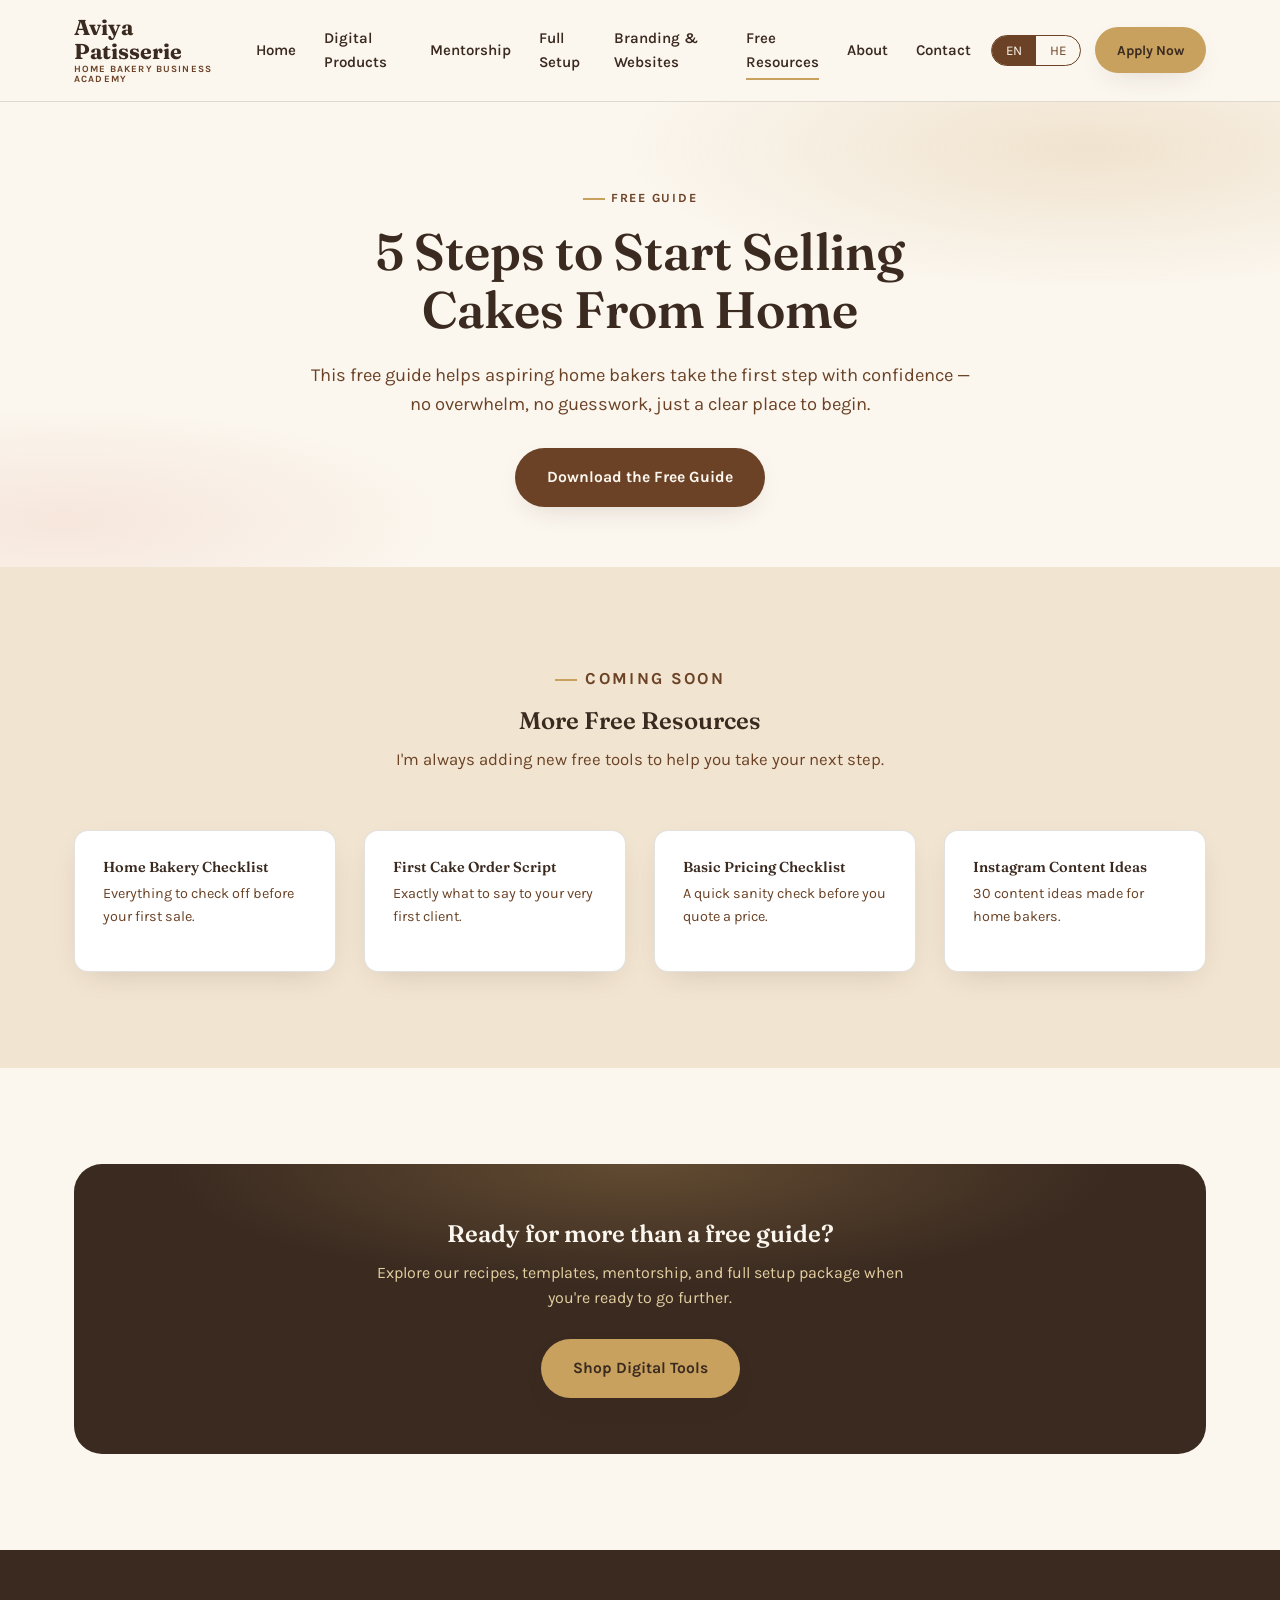
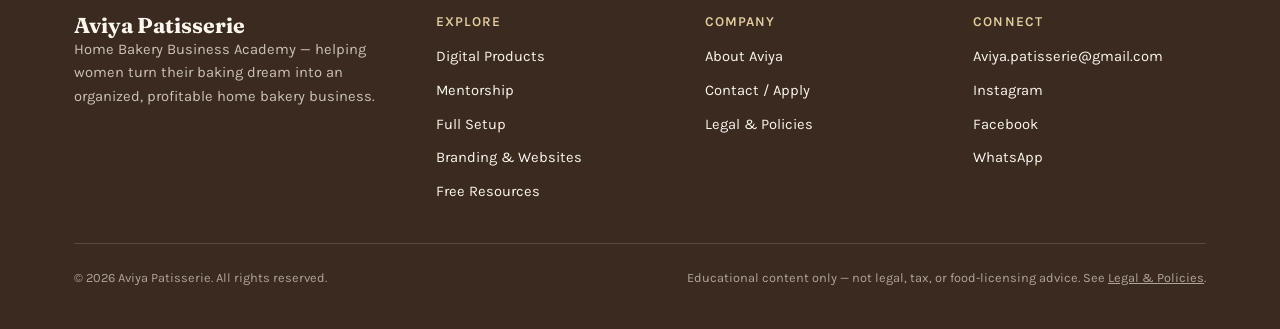
<file: free-resources.html>
<!DOCTYPE html>
<html lang="en" dir="ltr">

<head>
  <meta charset="UTF-8">
<script>
  /* Apply saved language IMMEDIATELY, before first paint, so the page never
     flashes the wrong language/direction while script.js is still loading
     (this was the main cause of the Hebrew "blank on load" issue). This is
     safe even if localStorage is empty/unavailable — script.js re-applies
     the same logic on DOMContentLoaded regardless. */
  (function(){
    try{
      var l = localStorage.getItem("aviya-lang");
      if(l === "he" || l === "en"){
        document.documentElement.setAttribute("lang", l);
        document.documentElement.setAttribute("dir", l === "he" ? "rtl" : "ltr");
      }
    }catch(e){}
  })();
</script>
  <meta name="viewport" content="width=device-width, initial-scale=1.0">
  <title>Free Resources — Aviya Patisserie</title>
  <meta name="description"
    content="Download our free guide, 5 Steps to Start Selling Cakes From Home, and take the first step toward your home bakery business with confidence.">
  <meta property="og:title" content="Free Resources — Aviya Patisserie">
  <meta property="og:description" content="Free guide: 5 Steps to Start Selling Cakes From Home.">
  <meta property="og:type" content="website">
  <link rel="icon" href="data:,">
  <link rel="preconnect" href="https://fonts.googleapis.com">
  <link rel="preconnect" href="https://fonts.gstatic.com" crossorigin>
  <link
    href="https://fonts.googleapis.com/css2?family=Fraunces:opsz,wght@9..144,400;9..144,600;9..144,700&family=Karla:wght@400;500;700;800&family=Frank+Ruhl+Libre:wght@400;600;700&family=Assistant:wght@400;600;700;800&display=swap"
    rel="stylesheet">
  <link rel="stylesheet" href="styles.css?v=final-mobile-2">
</head>

<body>
  <a class="skip-link" href="#main"><span class="lang-en">Skip to content</span><span class="lang-he">דלגי
      לתוכן</span></a>

  <header class="site-header">
    <div class="nav container">
      <a href="index.html" class="brand">Aviya Patisserie<span class="lang-en">Home Bakery Business Academy</span><span
          class="lang-he">האקדמיה לעסקי אפייה מהבית</span></a>
      <button class="nav-toggle" aria-label="Toggle menu" aria-expanded="false"><span></span></button>
      <nav class="nav-links" aria-label="Primary">
        <a href="index.html"><span class="lang-en">Home</span><span class="lang-he">בית</span></a>
        <a href="digital-products.html"><span class="lang-en">Digital Products</span><span class="lang-he">מוצרים
            דיגיטליים</span></a>
        <a href="mentorship.html"><span class="lang-en">Mentorship</span><span class="lang-he">ליווי אישי</span></a>
        <a href="full-setup.html"><span class="lang-en">Full Setup</span><span class="lang-he">הקמת עסק מלא</span></a>
        <a href="branding-websites.html"><span class="lang-en">Branding &amp; Websites</span><span class="lang-he">מיתוג
            ואתרים</span></a>
        <a href="free-resources.html" aria-current="page"><span class="lang-en">Free Resources</span><span
            class="lang-he">משאבים חינם</span></a>
        <a href="about.html"><span class="lang-en">About</span><span class="lang-he">אודות</span></a>
        <a href="contact.html"><span class="lang-en">Contact</span><span class="lang-he">צרי קשר</span></a>
      </nav>
      <div class="nav-actions">
        <div class="lang-toggle" role="group" aria-label="Language switch">
          <button data-lang-btn="en" aria-pressed="true">EN</button>
          <button data-lang-btn="he" aria-pressed="false">HE</button>
        </div>
        <a href="contact.html" class="btn btn-gold btn-sm"><span class="lang-en">Apply Now</span><span
            class="lang-he">להרשמה</span></a>
      </div>
    </div>
  </header>

  <main id="main">

    <section class="hero" style="padding-bottom:60px;">
      <div class="container" style="grid-template-columns:1fr;text-align:center;">
        <div class="hero-copy" style="max-width:680px;margin:0 auto;">
          <p class="eyebrow lang-en" style="justify-content:center;">Free Guide</p>
          <p class="eyebrow lang-he" style="justify-content:center;">מדריך חינם</p>
          <h1 class="lang-en">5 Steps to Start Selling Cakes From Home</h1>
          <h1 class="lang-he">5 צעדים להתחיל למכור עוגות מהבית</h1>
          <span class="lede lang-en">This free guide helps aspiring home bakers take the first step with confidence — no
            overwhelm, no guesswork, just a clear place to begin.</span>
          <span class="lede lang-he">המדריך החינמי הזה עוזר לאופות בית שאפתניות לעשות את הצעד הראשון בביטחון — בלי עומס,
            בלי ניחושים, רק נקודת התחלה ברורה.</span>
          <div class="btn-row" style="justify-content:center;">
            <a href="images/5_steps_start_selling_cakes_from_home_Aviya_Patisserie_EN.pdf"
              class="btn btn-primary lang-en" target="_blank" rel="noopener">Download the Free Guide</a>

            <a href="images/5_steps_start_selling_cakes_from_home_Aviya_Patisserie.pdf" class="btn btn-primary lang-he"
              target="_blank" rel="noopener">הורדת המדריך החינמי</a>
          </div>
         
        </div>
      </div>
    </section>

    <section class="section section--alt">
      <div class="container">
        <div class="section-head reveal">
          <p class="eyebrow lang-en" style="justify-content:center;">Coming Soon</p>
          <p class="eyebrow lang-he" style="justify-content:center;">בקרוב</p>
          <h2 class="lang-en">More Free Resources</h2>
          <h2 class="lang-he">עוד משאבים חינמיים</h2>
          <p class="lang-en">I'm always adding new free tools to help you take your next step.</p>
          <p class="lang-he">אני כל הזמן מוסיפה כלים חינמיים חדשים שיעזרו לך לעשות את הצעד הבא.</p>
        </div>
        <div class="grid grid-4">
          <div class="card reveal">
            <h3 class="small lang-en">Home Bakery Checklist</h3>
            <h3 class="small lang-he">רשימת בדיקה לעסק אפייה ביתי</h3>
            <p class="small muted lang-en">Everything to check off before your first sale.</p>
            <p class="small muted lang-he">כל מה שצריך לסמן לפני המכירה הראשונה.</p>
          </div>
          <div class="card reveal">
            <h3 class="small lang-en">First Cake Order Script</h3>
            <h3 class="small lang-he">תסריט להזמנת העוגה הראשונה</h3>
            <p class="small muted lang-en">Exactly what to say to your very first client.</p>
            <p class="small muted lang-he">בדיוק מה להגיד ללקוחה הראשונה שלך.</p>
          </div>
          <div class="card reveal">
            <h3 class="small lang-en">Basic Pricing Checklist</h3>
            <h3 class="small lang-he">רשימת בדיקה בסיסית לתמחור</h3>
            <p class="small muted lang-en">A quick sanity check before you quote a price.</p>
            <p class="small muted lang-he">בדיקת שפיות מהירה לפני שאת נותנת מחיר.</p>
          </div>
          <div class="card reveal">
            <h3 class="small lang-en">Instagram Content Ideas</h3>
            <h3 class="small lang-he">רעיונות לתוכן באינסטגרם</h3>
            <p class="small muted lang-en">30 content ideas made for home bakers.</p>
            <p class="small muted lang-he">30 רעיונות תוכן שנבנו במיוחד לאופות בית.</p>
          </div>
        </div>
      </div>
    </section>

    <section class="section">
      <div class="container">
        <div class="cta-banner reveal">
          <h2 class="lang-en">Ready for more than a free guide?</h2>
          <h2 class="lang-he">מוכנה ליותר ממדריך חינם?</h2>
          <p class="lang-en">Explore our recipes, templates, mentorship, and full setup package when you're ready to go
            further.</p>
          <p class="lang-he">גלי את המתכונים, התבניות, הליווי וחבילת ההקמה המלאה שלנו כשתהיי מוכנה להתקדם.</p>
          <div class="btn-row"><a href="digital-products.html" class="btn btn-gold"><span class="lang-en">Shop Digital
                Tools</span><span class="lang-he">לרכישת כלים דיגיטליים</span></a></div>
        </div>
      </div>
    </section>

  </main>

  <footer class="site-footer">
    <div class="container">
      <div class="footer-grid">
        <div class="footer-brand">
          <div class="brand" style="color:var(--ivory);">Aviya Patisserie</div>
          <p class="lang-en">Home Bakery Business Academy — helping women turn their baking dream into an organized,
            profitable home bakery business.</p>
          <p class="lang-he">האקדמיה לעסקי אפייה מהבית — עוזרת לנשים להפוך את חלום האפייה שלהן לעסק אפייה ביתי מאורגן
            ורווחי.</p>
        </div>
        <div>
          <h4 class="lang-en">Explore</h4>
          <h4 class="lang-he">ניווט</h4>
          <ul>
            <li><a href="digital-products.html"><span class="lang-en">Digital Products</span><span
                  class="lang-he">מוצרים דיגיטליים</span></a></li>
            <li><a href="mentorship.html"><span class="lang-en">Mentorship</span><span class="lang-he">ליווי
                  אישי</span></a></li>
            <li><a href="full-setup.html"><span class="lang-en">Full Setup</span><span class="lang-he">הקמה
                  מלאה</span></a></li>
            <li><a href="branding-websites.html"><span class="lang-en">Branding &amp; Websites</span><span
                  class="lang-he">מיתוג ואתרים</span></a></li>
            <li><a href="free-resources.html"><span class="lang-en">Free Resources</span><span class="lang-he">משאבים
                  חינם</span></a></li>
          </ul>
        </div>
        <div>
          <h4 class="lang-en">Company</h4>
          <h4 class="lang-he">החברה</h4>
          <ul>
            <li><a href="about.html"><span class="lang-en">About Aviya</span><span class="lang-he">אודות אביה</span></a>
            </li>
            <li><a href="contact.html"><span class="lang-en">Contact / Apply</span><span class="lang-he">צרי קשר /
                  הרשמה</span></a></li>
            <li><a href="legal.html"><span class="lang-en">Legal &amp; Policies</span><span class="lang-he">תנאים
                  ומדיניות</span></a></li>
          </ul>
        </div>
        <div>
          <h4 class="lang-en">Connect</h4>
          <h4 class="lang-he">בואי נתחבר</h4>
          <ul>
            <li><a>Aviya.patisserie@gmail.com</a></li>
            <li><a href="https://www.instagram.com/aviya.patisserie?igsh=MTN5endpODNoZXkyZQ==" target="_blank"
                rel="noopener"><span class="lang-en">Instagram</span><span class="lang-he">אינסטגרם</span></a></li>
            <li><a href="https://www.facebook.com/share/17By1hmKSk/" target="_blank" rel="noopener"><span
                  class="lang-en">Facebook</span><span class="lang-he">פייסבוק</span></a></li>
            <li><a href="https://wa.link/f8jt2z" target="_blank" rel="noopener"><span
                  class="lang-en">WhatsApp</span><span class="lang-he">וואטסאפ</span></a></li>
          </ul>
        </div>
      </div>
      <div class="footer-bottom">
        <p><span class="lang-en">&copy; <span data-year></span> Aviya Patisserie. All rights reserved.</span><span
            class="lang-he">&copy; <span data-year></span> Aviya Patisserie. כל הזכויות שמורות.</span></p>
        <p class="lang-en">Educational content only — not legal, tax, or food-licensing advice. See <a href="legal.html"
            style="text-decoration:underline;">Legal &amp; Policies</a>.</p>
        <p class="lang-he">תוכן חינוכי בלבד — אינו ייעוץ משפטי, מס או רישוי מזון. ראי <a href="legal.html"
            style="text-decoration:underline;">תנאים ומדיניות</a>.</p>
      </div>
    </div>
  </footer>

  <script src="script.js?v=final-mobile-2"></script>
</body>

</html>
</file>
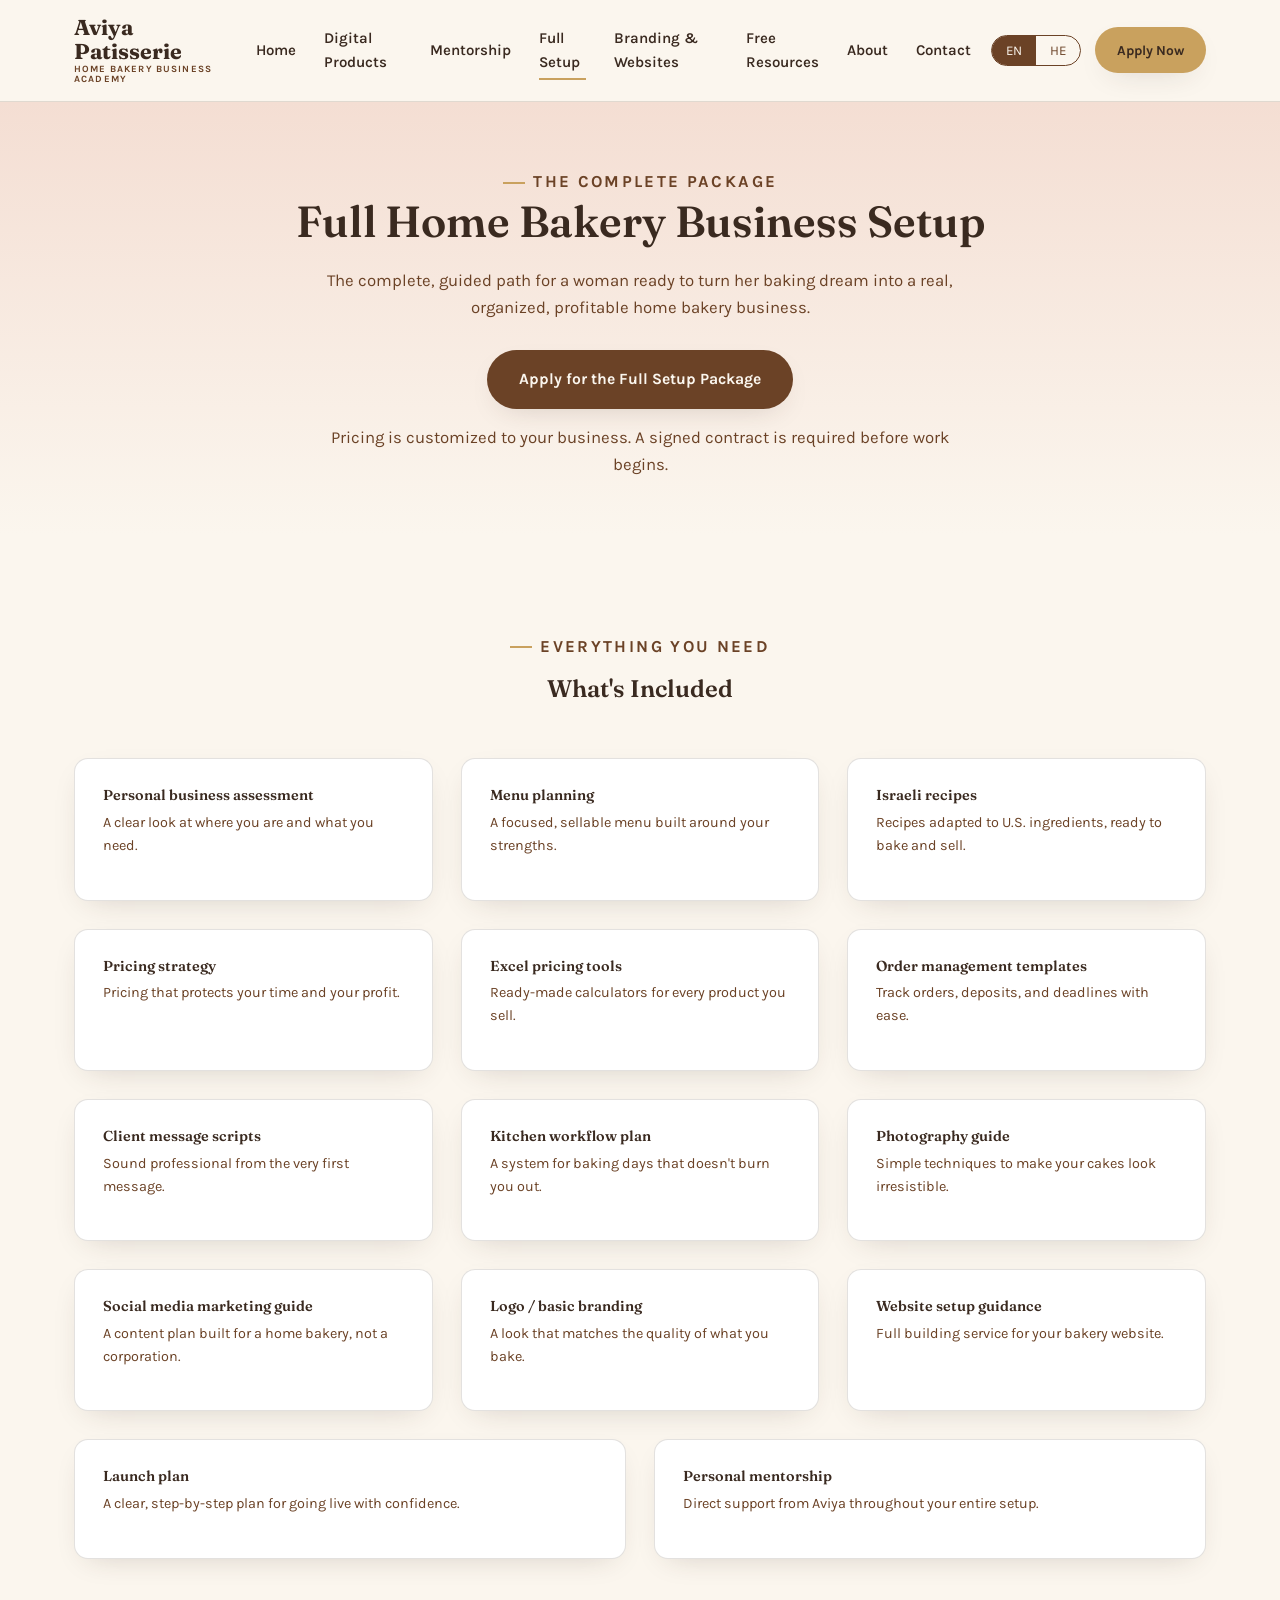
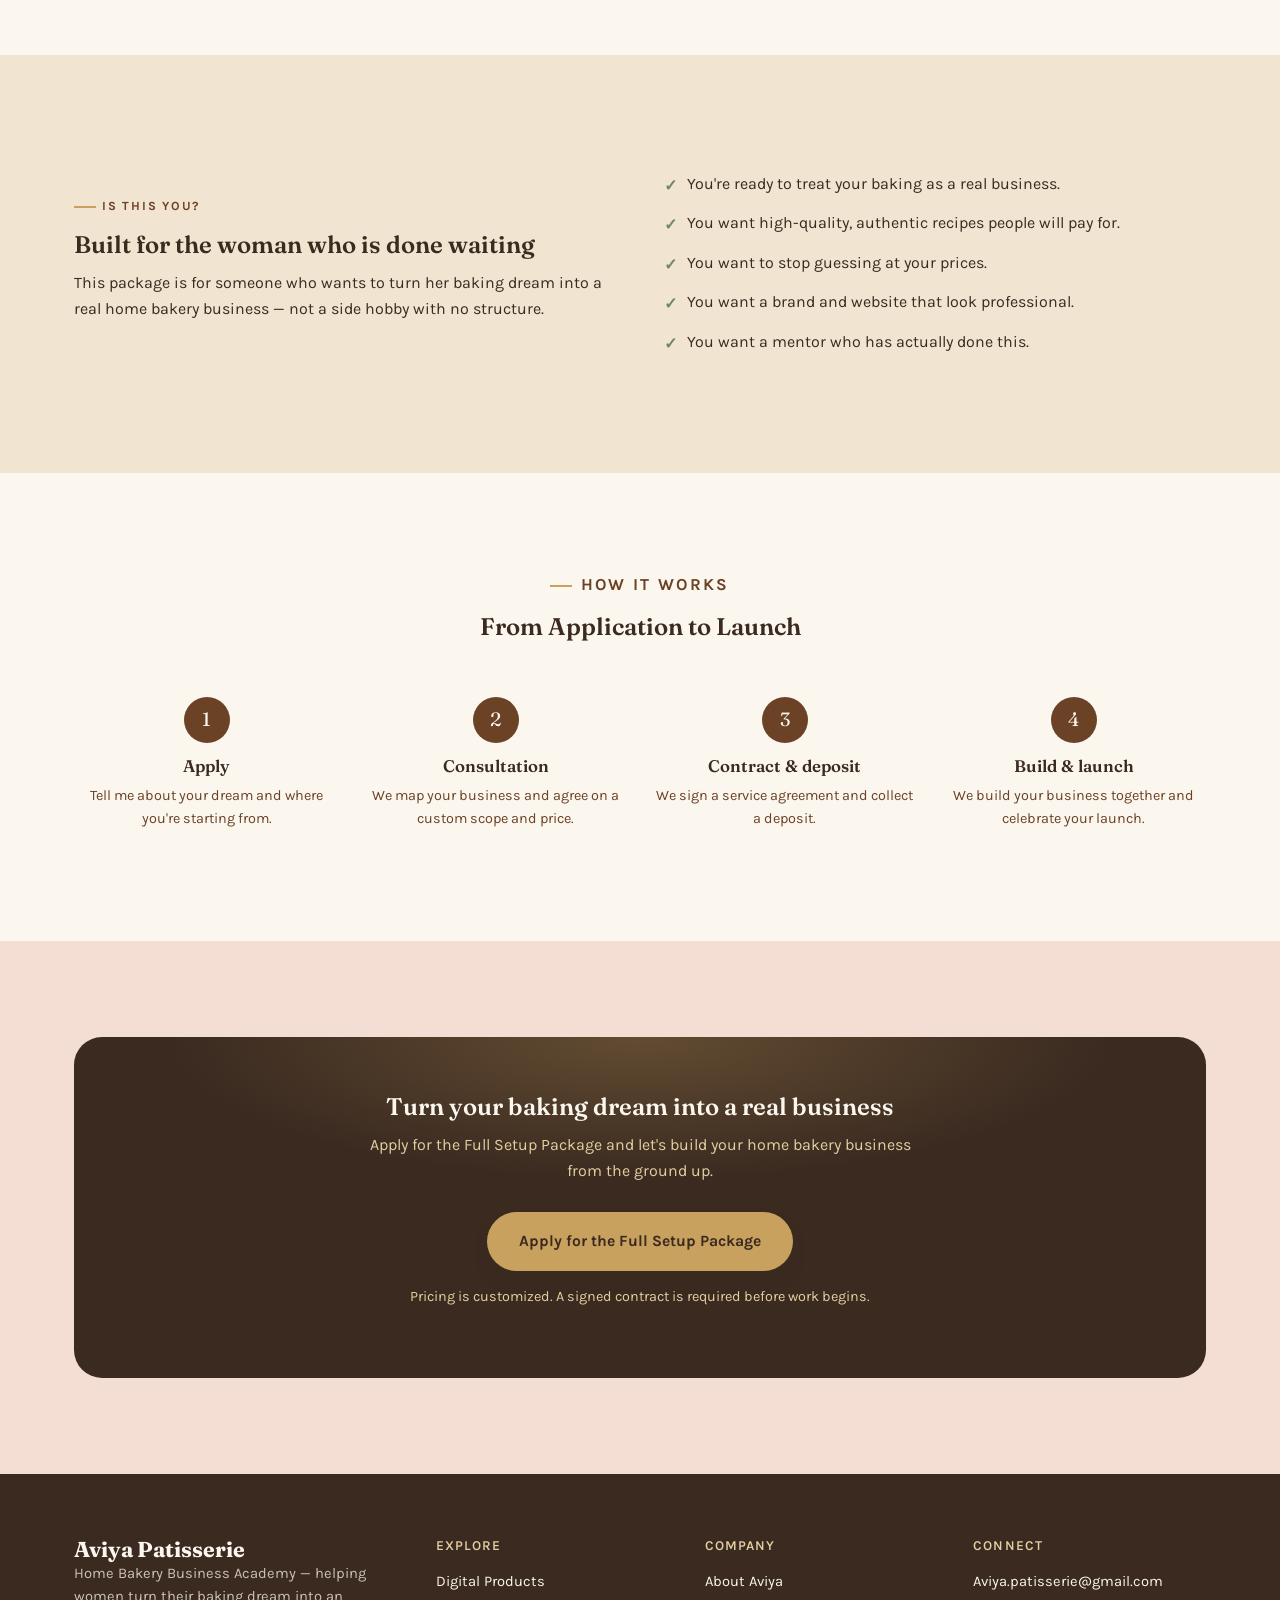
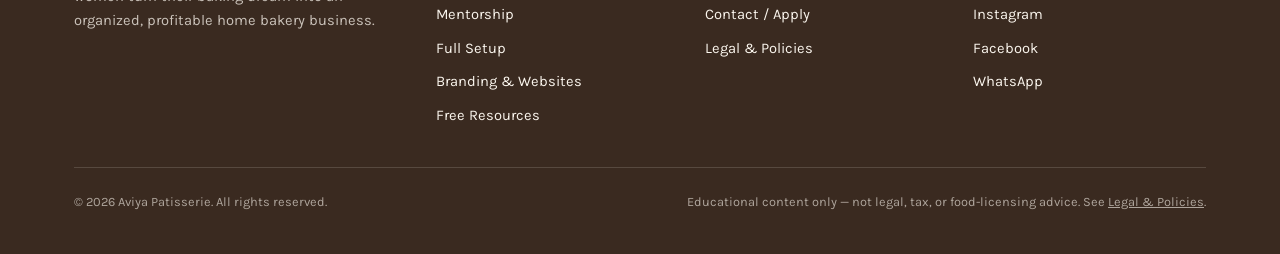
<file: full-setup.html>
<!DOCTYPE html>
<html lang="en" dir="ltr">

<head>
  <meta charset="UTF-8">
  <script>
    /* Apply saved language IMMEDIATELY, before first paint, so the page never
       flashes the wrong language/direction while script.js is still loading
       (this was the main cause of the Hebrew "blank on load" issue). This is
       safe even if localStorage is empty/unavailable — script.js re-applies
       the same logic on DOMContentLoaded regardless. */
    (function () {
      try {
        var l = localStorage.getItem("aviya-lang");
        if (l === "he" || l === "en") {
          document.documentElement.setAttribute("lang", l);
          document.documentElement.setAttribute("dir", l === "he" ? "rtl" : "ltr");
        }
      } catch (e) { }
    })();
  </script>
  <meta name="viewport" content="width=device-width, initial-scale=1.0">
  <title>Full Home Bakery Business Setup — Aviya Patisserie</title>
  <meta name="description"
    content="The complete package to turn your baking dream into a real home bakery business: recipes, pricing, branding, website guidance, and personal mentorship.">
  <meta property="og:title" content="Full Home Bakery Business Setup — Aviya Patisserie">
  <meta property="og:description" content="The complete, guided path from baking dream to real home bakery business.">
  <meta property="og:type" content="website">
  <link rel="icon" href="data:,">
  <link rel="preconnect" href="https://fonts.googleapis.com">
  <link rel="preconnect" href="https://fonts.gstatic.com" crossorigin>
  <link
    href="https://fonts.googleapis.com/css2?family=Fraunces:opsz,wght@9..144,400;9..144,600;9..144,700&family=Karla:wght@400;500;700;800&family=Frank+Ruhl+Libre:wght@400;600;700&family=Assistant:wght@400;600;700;800&display=swap"
    rel="stylesheet">
  <link rel="stylesheet" href="styles.css?v=final-mobile-2">
</head>

<body>
  <a class="skip-link" href="#main"><span class="lang-en">Skip to content</span><span class="lang-he">דלגי
      לתוכן</span></a>

  <header class="site-header">
    <div class="nav container">
      <a href="index.html" class="brand">Aviya Patisserie<span class="lang-en">Home Bakery Business Academy</span><span
          class="lang-he">האקדמיה לעסקי אפייה מהבית</span></a>
      <button class="nav-toggle" aria-label="Toggle menu" aria-expanded="false"><span></span></button>
      <nav class="nav-links" aria-label="Primary">
        <a href="index.html"><span class="lang-en">Home</span><span class="lang-he">בית</span></a>
        <a href="digital-products.html"><span class="lang-en">Digital Products</span><span class="lang-he">מוצרים
            דיגיטליים</span></a>
        <a href="mentorship.html"><span class="lang-en">Mentorship</span><span class="lang-he">ליווי אישי</span></a>
        <a href="full-setup.html" aria-current="page"><span class="lang-en">Full Setup</span><span class="lang-he">הקמת
            עסק מלא</span></a>
        <a href="branding-websites.html"><span class="lang-en">Branding &amp; Websites</span><span class="lang-he">מיתוג
            ואתרים</span></a>
        <a href="free-resources.html"><span class="lang-en">Free Resources</span><span class="lang-he">משאבים
            חינם</span></a>
        <a href="about.html"><span class="lang-en">About</span><span class="lang-he">אודות</span></a>
        <a href="contact.html"><span class="lang-en">Contact</span><span class="lang-he">צרי קשר</span></a>
      </nav>
      <div class="nav-actions">
        <div class="lang-toggle" role="group" aria-label="Language switch">
          <button data-lang-btn="en" aria-pressed="true">EN</button>
          <button data-lang-btn="he" aria-pressed="false">HE</button>
        </div>
        <a href="contact.html" class="btn btn-gold btn-sm"><span class="lang-en">Apply Now</span><span
            class="lang-he">להרשמה</span></a>
      </div>
    </div>
  </header>

  <main id="main">

    <section class="page-hero">
      <div class="container">
        <p class="eyebrow lang-en" style="justify-content:center;">The Complete Package</p>
        <p class="eyebrow lang-he" style="justify-content:center;">החבילה המלאה</p>
        <h1 class="lang-en">Full Home Bakery Business Setup</h1>
        <h1 class="lang-he">הקמת עסק אפייה ביתי מלא</h1>
        <p class="lang-en">The complete, guided path for a woman ready to turn her baking dream into a real, organized,
          profitable home bakery business.</p>
        <p class="lang-he">המסלול המלא והמלווה לאישה שמוכנה להפוך את חלום האפייה שלה לעסק אפייה ביתי אמיתי, מאורגן
          ורווחי.</p>
        <div class="btn-row" style="justify-content:center;">
          <a href="contact.html" class="btn btn-primary"><span class="lang-en">Apply for the Full Setup
              Package</span><span class="lang-he">להגשת בקשה לחבילה המלאה</span></a>
        </div>
        <p class="small muted" style="margin-top:16px;">
          <span class="lang-en">Pricing is customized to your business. A signed contract is required before work
            begins.</span>
          <span class="lang-he">התמחור מותאם אישית לעסק שלך. נדרש חוזה חתום לפני תחילת העבודה.</span>
        </p>
      </div>
    </section>

    <!-- ============ WHAT'S INCLUDED ============ -->
    <section class="section">
      <div class="container">
        <div class="section-head reveal">
          <p class="eyebrow lang-en" style="justify-content:center;">Everything You Need</p>
          <p class="eyebrow lang-he" style="justify-content:center;">כל מה שאת צריכה</p>
          <h2 class="lang-en">What's Included</h2>
          <h2 class="lang-he">מה כלול בחבילה</h2>
        </div>
        <div class="grid grid-3">
          <div class="card reveal">
            <h3 class="small lang-en">Personal business assessment</h3>
            <h3 class="small lang-he">אבחון עסקי אישי</h3>
            <p class="small muted lang-en">A clear look at where you are and what you need.</p>
            <p class="small muted lang-he">מבט ברור על המצב הנוכחי ומה נדרש.</p>
          </div>
          <div class="card reveal">
            <h3 class="small lang-en">Menu planning</h3>
            <h3 class="small lang-he">בניית תפריט</h3>
            <p class="small muted lang-en">A focused, sellable menu built around your strengths.</p>
            <p class="small muted lang-he">תפריט ממוקד וניתן למכירה, בנוי סביב החוזקות שלך.</p>
          </div>
          <div class="card reveal">
            <h3 class="small lang-en">Israeli recipes</h3>
            <h3 class="small lang-he">מתכונים ישראליים</h3>
            <p class="small muted lang-en">Recipes adapted to U.S. ingredients, ready to bake and sell.</p>
            <p class="small muted lang-he">מתכונים מותאמים לחומרי גלם אמריקאיים, מוכנים לאפייה ומכירה.</p>
          </div>
          <div class="card reveal">
            <h3 class="small lang-en">Pricing strategy</h3>
            <h3 class="small lang-he">אסטרטגיית תמחור</h3>
            <p class="small muted lang-en">Pricing that protects your time and your profit.</p>
            <p class="small muted lang-he">תמחור ששומר על הזמן והרווח שלך.</p>
          </div>
          <div class="card reveal">
            <h3 class="small lang-en">Excel pricing tools</h3>
            <h3 class="small lang-he">כלי תמחור ב-Excel</h3>
            <p class="small muted lang-en">Ready-made calculators for every product you sell.</p>
            <p class="small muted lang-he">מחשבונים מוכנים לכל מוצר שאת מוכרת.</p>
          </div>
          <div class="card reveal">
            <h3 class="small lang-en">Order management templates</h3>
            <h3 class="small lang-he">תבניות ניהול הזמנות</h3>
            <p class="small muted lang-en">Track orders, deposits, and deadlines with ease.</p>
            <p class="small muted lang-he">מעקב קל אחר הזמנות, מקדמות ותאריכי יעד.</p>
          </div>
          <div class="card reveal">
            <h3 class="small lang-en">Client message scripts</h3>
            <h3 class="small lang-he">תסריטי הודעות ללקוחות</h3>
            <p class="small muted lang-en">Sound professional from the very first message.</p>
            <p class="small muted lang-he">להישמע מקצועית כבר מההודעה הראשונה.</p>
          </div>
          <div class="card reveal">
            <h3 class="small lang-en">Kitchen workflow plan</h3>
            <h3 class="small lang-he">תוכנית עבודה במטבח</h3>
            <p class="small muted lang-en">A system for baking days that doesn't burn you out.</p>
            <p class="small muted lang-he">מערכת לימי אפייה שלא שוחקת אותך.</p>
          </div>
          <div class="card reveal">
            <h3 class="small lang-en">Photography guide</h3>
            <h3 class="small lang-he">מדריך צילום</h3>
            <p class="small muted lang-en">Simple techniques to make your cakes look irresistible.</p>
            <p class="small muted lang-he">טכניקות פשוטות שהופכות את העוגות שלך לבלתי ניתנות לעמידה בפניהן.</p>
          </div>
          <div class="card reveal">
            <h3 class="small lang-en">Social media marketing guide</h3>
            <h3 class="small lang-he">מדריך שיווק ברשתות</h3>
            <p class="small muted lang-en">A content plan built for a home bakery, not a corporation.</p>
            <p class="small muted lang-he">תוכנית תוכן שנבנתה לעסק אפייה ביתי, לא לתאגיד.</p>
          </div>
          <div class="card reveal">
            <h3 class="small lang-en">Logo / basic branding</h3>
            <h3 class="small lang-he">לוגו / מיתוג בסיסי</h3>
            <p class="small muted lang-en">A look that matches the quality of what you bake.</p>
            <p class="small muted lang-he">מראה שמתאים לאיכות של מה שאת אופה.</p>
          </div>
          <div class="card reveal">
            <h3 class="small lang-en">Website setup guidance</h3>
            <h3 class="small lang-he">הקמת אתר</h3>
            <p class="small muted lang-en">Full building service for your bakery website.</p>
            <p class="small muted lang-he">שירות בנייה מלא לאתר שלך.</p>
          </div>
        </div>
        <div class="grid grid-2" style="margin-top:28px;">
          <div class="card reveal">
            <h3 class="small lang-en">Launch plan</h3>
            <h3 class="small lang-he">תוכנית השקה</h3>
            <p class="small muted lang-en">A clear, step-by-step plan for going live with confidence.</p>
            <p class="small muted lang-he">תוכנית ברורה, שלב-אחר-שלב, ליציאה לדרך בביטחון.</p>
          </div>
          <div class="card reveal">
            <h3 class="small lang-en">Personal mentorship</h3>
            <h3 class="small lang-he">ליווי אישי</h3>
            <p class="small muted lang-en">Direct support from Aviya throughout your entire setup.</p>
            <p class="small muted lang-he">תמיכה ישירה מאביה לאורך כל תהליך ההקמה.</p>
          </div>
        </div>
      </div>
    </section>

    <!-- ============ WHO IT'S FOR ============ -->
    <section class="section section--alt">
      <div class="container two-col">
        <div class="reveal">
          <p class="eyebrow lang-en">Is This You?</p>
          <p class="eyebrow lang-he">זה מתאים לך?</p>
          <h2 class="lang-en">Built for the woman who is done waiting</h2>
          <h2 class="lang-he">בנוי לאישה שכבר לא רוצה לחכות</h2>
          <p class="lang-en">This package is for someone who wants to turn her baking dream into a real home bakery
            business — not a side hobby with no structure.</p>
          <p class="lang-he">החבילה הזו מיועדת למי שרוצה להפוך את חלום האפייה שלה לעסק אפייה ביתי אמיתי — לא תחביב צדדי
            ללא מבנה וסדר.</p>
        </div>
        <div class="reveal">
          <ul class="list-check">
            <li><span class="lang-en">You're ready to treat your baking as a real business.</span><span
                class="lang-he">את מוכנה להתייחס לאפייה שלך כעסק אמיתי.</span></li>
            <li><span class="lang-en">You want high-quality, authentic recipes people will pay for.</span><span class="lang-he">את רוצה
                מתכונים איכותיים ומקוריים שאנשים ישלמו עבורם.</span></li>
            <li><span class="lang-en">You want to stop guessing at your prices.</span><span class="lang-he">את רוצה
                להפסיק לנחש את המחירים שלך.</span></li>
            <li><span class="lang-en">You want a brand and website that look professional.</span><span
                class="lang-he">את רוצה מותג ואתר שנראים מקצועיים.</span></li>
            <li><span class="lang-en">You want a mentor who has actually done this.</span><span class="lang-he">את רוצה
                מנטורית שבאמת עשתה את זה.</span></li>
          </ul>
        </div>
      </div>
    </section>

    <!-- ============ PROCESS ============ -->
    <section class="section">
      <div class="container">
        <div class="section-head reveal">
          <p class="eyebrow lang-en" style="justify-content:center;">How It Works</p>
          <p class="eyebrow lang-he" style="justify-content:center;">איך זה עובד</p>
          <h2 class="lang-en">From Application to Launch</h2>
          <h2 class="lang-he">מהגשת הבקשה ועד ההשקה</h2>
        </div>
        <div class="steps reveal">
          <div class="step">
            <div class="num">1</div>
            <h4 class="lang-en">Apply</h4>
            <h4 class="lang-he">הגישי בקשה</h4>
            <p class="lang-en">Tell me about your dream and where you're starting from.</p>
            <p class="lang-he">ספרי לי על החלום שלך ומאיפה את מתחילה.</p>
          </div>
          <div class="step">
            <div class="num">2</div>
            <h4 class="lang-en">Consultation</h4>
            <h4 class="lang-he">שיחת ייעוץ</h4>
            <p class="lang-en">We map your business and agree on a custom scope and price.</p>
            <p class="lang-he">נמפה את העסק שלך ונסכם על היקף ומחיר מותאמים אישית.</p>
          </div>
          <div class="step">
            <div class="num">3</div>
            <h4 class="lang-en">Contract &amp; deposit</h4>
            <h4 class="lang-he">חוזה ומקדמה</h4>
            <p class="lang-en">We sign a service agreement and collect a deposit.</p>
            <p class="lang-he">חותמות על הסכם שירות וניגבת מקדמה.</p>
          </div>
          <div class="step">
            <div class="num">4</div>
            <h4 class="lang-en">Build &amp; launch</h4>
            <h4 class="lang-he">בנייה והשקה</h4>
            <p class="lang-en">We build your business together and celebrate your launch.</p>
            <p class="lang-he">בונות את העסק שלך יחד וחוגגות את ההשקה.</p>
          </div>
        </div>
      </div>
    </section>

    <section class="section section--blush">
      <div class="container">
        <div class="cta-banner reveal">
          <h2 class="lang-en">Turn your baking dream into a real business</h2>
          <h2 class="lang-he">הפכי את חלום האפייה שלך לעסק אמיתי</h2>
          <p class="lang-en">Apply for the Full Setup Package and let's build your home bakery business from the ground
            up.</p>
          <p class="lang-he">הגישי בקשה לחבילה המלאה ונבנה יחד את עסק האפייה הביתי שלך מהיסוד.</p>
          <div class="btn-row"><a href="contact.html" class="btn btn-gold"><span class="lang-en">Apply for the Full
                Setup Package</span><span class="lang-he">להגשת בקשה לחבילה המלאה</span></a></div>
          <p class="small" style="margin-top:14px;color:var(--gold-light);">
            <span class="lang-en">Pricing is customized. A signed contract is required before work begins.</span>
            <span class="lang-he">התמחור מותאם אישית. נדרש חוזה חתום לפני תחילת העבודה.</span>
          </p>
        </div>
      </div>
    </section>

  </main>

  <footer class="site-footer">
    <div class="container">
      <div class="footer-grid">
        <div class="footer-brand">
          <div class="brand" style="color:var(--ivory);">Aviya Patisserie</div>
          <p class="lang-en">Home Bakery Business Academy — helping women turn their baking dream into an organized,
            profitable home bakery business.</p>
          <p class="lang-he">האקדמיה לעסקי אפייה מהבית — עוזרת לנשים להפוך את חלום האפייה שלהן לעסק אפייה ביתי מאורגן
            ורווחי.</p>
        </div>
        <div>
          <h4 class="lang-en">Explore</h4>
          <h4 class="lang-he">ניווט</h4>
          <ul>
            <li><a href="digital-products.html"><span class="lang-en">Digital Products</span><span
                  class="lang-he">מוצרים דיגיטליים</span></a></li>
            <li><a href="mentorship.html"><span class="lang-en">Mentorship</span><span class="lang-he">ליווי
                  אישי</span></a></li>
            <li><a href="full-setup.html"><span class="lang-en">Full Setup</span><span class="lang-he">הקמה
                  מלאה</span></a></li>
            <li><a href="branding-websites.html"><span class="lang-en">Branding &amp; Websites</span><span
                  class="lang-he">מיתוג ואתרים</span></a></li>
            <li><a href="free-resources.html"><span class="lang-en">Free Resources</span><span class="lang-he">משאבים
                  חינם</span></a></li>
          </ul>
        </div>
        <div>
          <h4 class="lang-en">Company</h4>
          <h4 class="lang-he">החברה</h4>
          <ul>
            <li><a href="about.html"><span class="lang-en">About Aviya</span><span class="lang-he">אודות אביה</span></a>
            </li>
            <li><a href="contact.html"><span class="lang-en">Contact / Apply</span><span class="lang-he">צרי קשר /
                  הרשמה</span></a></li>
            <li><a href="legal.html"><span class="lang-en">Legal &amp; Policies</span><span class="lang-he">תנאים
                  ומדיניות</span></a></li>
          </ul>
        </div>
        <div>
          <h4 class="lang-en">Connect</h4>
          <h4 class="lang-he">בואי נתחבר</h4>
          <ul>
            <li><a>Aviya.patisserie@gmail.com</a></li>
            <li><a href="https://www.instagram.com/aviya.patisserie?igsh=MTN5endpODNoZXkyZQ==" target="_blank"
                rel="noopener"><span class="lang-en">Instagram</span><span class="lang-he">אינסטגרם</span></a></li>
            <li><a href="https://www.facebook.com/share/17By1hmKSk/" target="_blank" rel="noopener"><span
                  class="lang-en">Facebook</span><span class="lang-he">פייסבוק</span></a></li>
            <li><a href="https://wa.link/f8jt2z" target="_blank" rel="noopener"><span
                  class="lang-en">WhatsApp</span><span class="lang-he">וואטסאפ</span></a></li>
          </ul>
        </div>
      </div>
      <div class="footer-bottom">
        <p><span class="lang-en">&copy; <span data-year></span> Aviya Patisserie. All rights reserved.</span><span
            class="lang-he">&copy; <span data-year></span> Aviya Patisserie. כל הזכויות שמורות.</span></p>
        <p class="lang-en">Educational content only — not legal, tax, or food-licensing advice. See <a href="legal.html"
            style="text-decoration:underline;">Legal &amp; Policies</a>.</p>
        <p class="lang-he">תוכן חינוכי בלבד — אינו ייעוץ משפטי, מס או רישוי מזון. ראי <a href="legal.html"
            style="text-decoration:underline;">תנאים ומדיניות</a>.</p>
      </div>
    </div>
  </footer>

  <script src="script.js?v=final-mobile-2"></script>
</body>

</html>
</file>
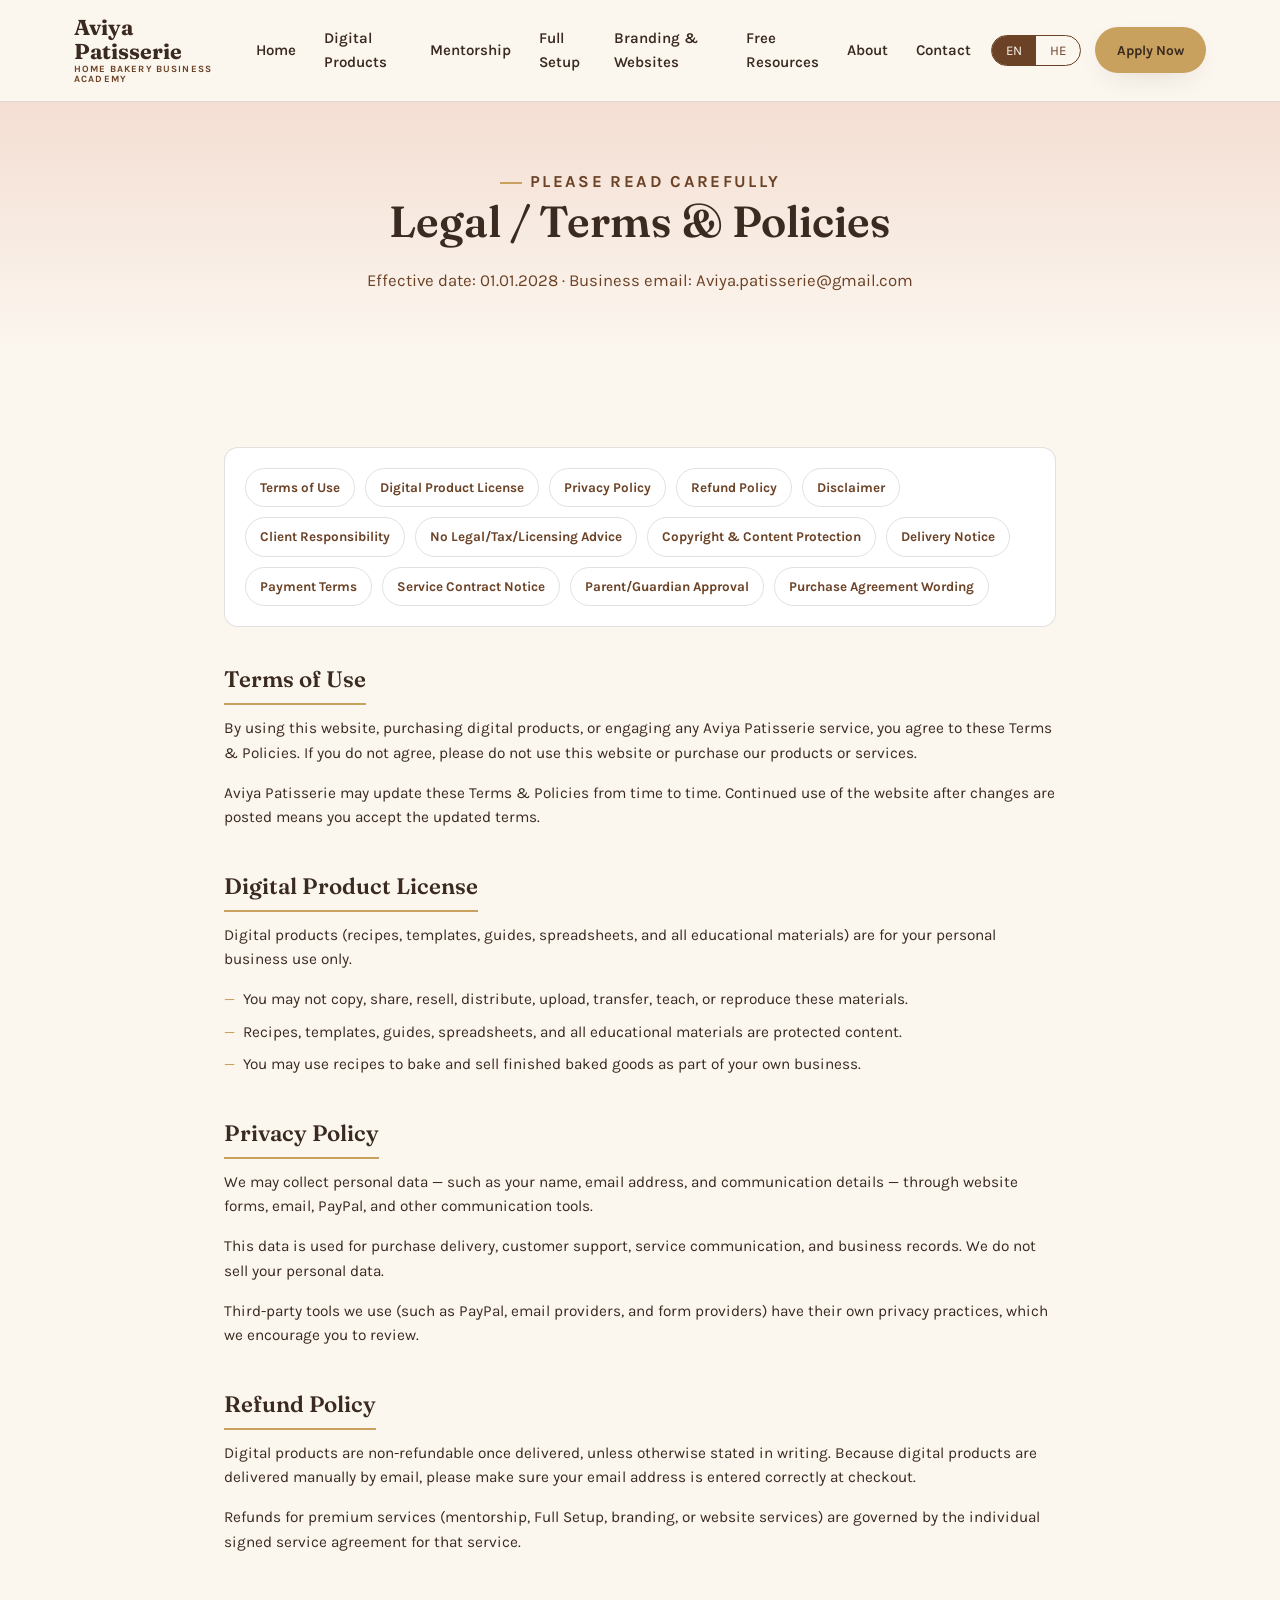
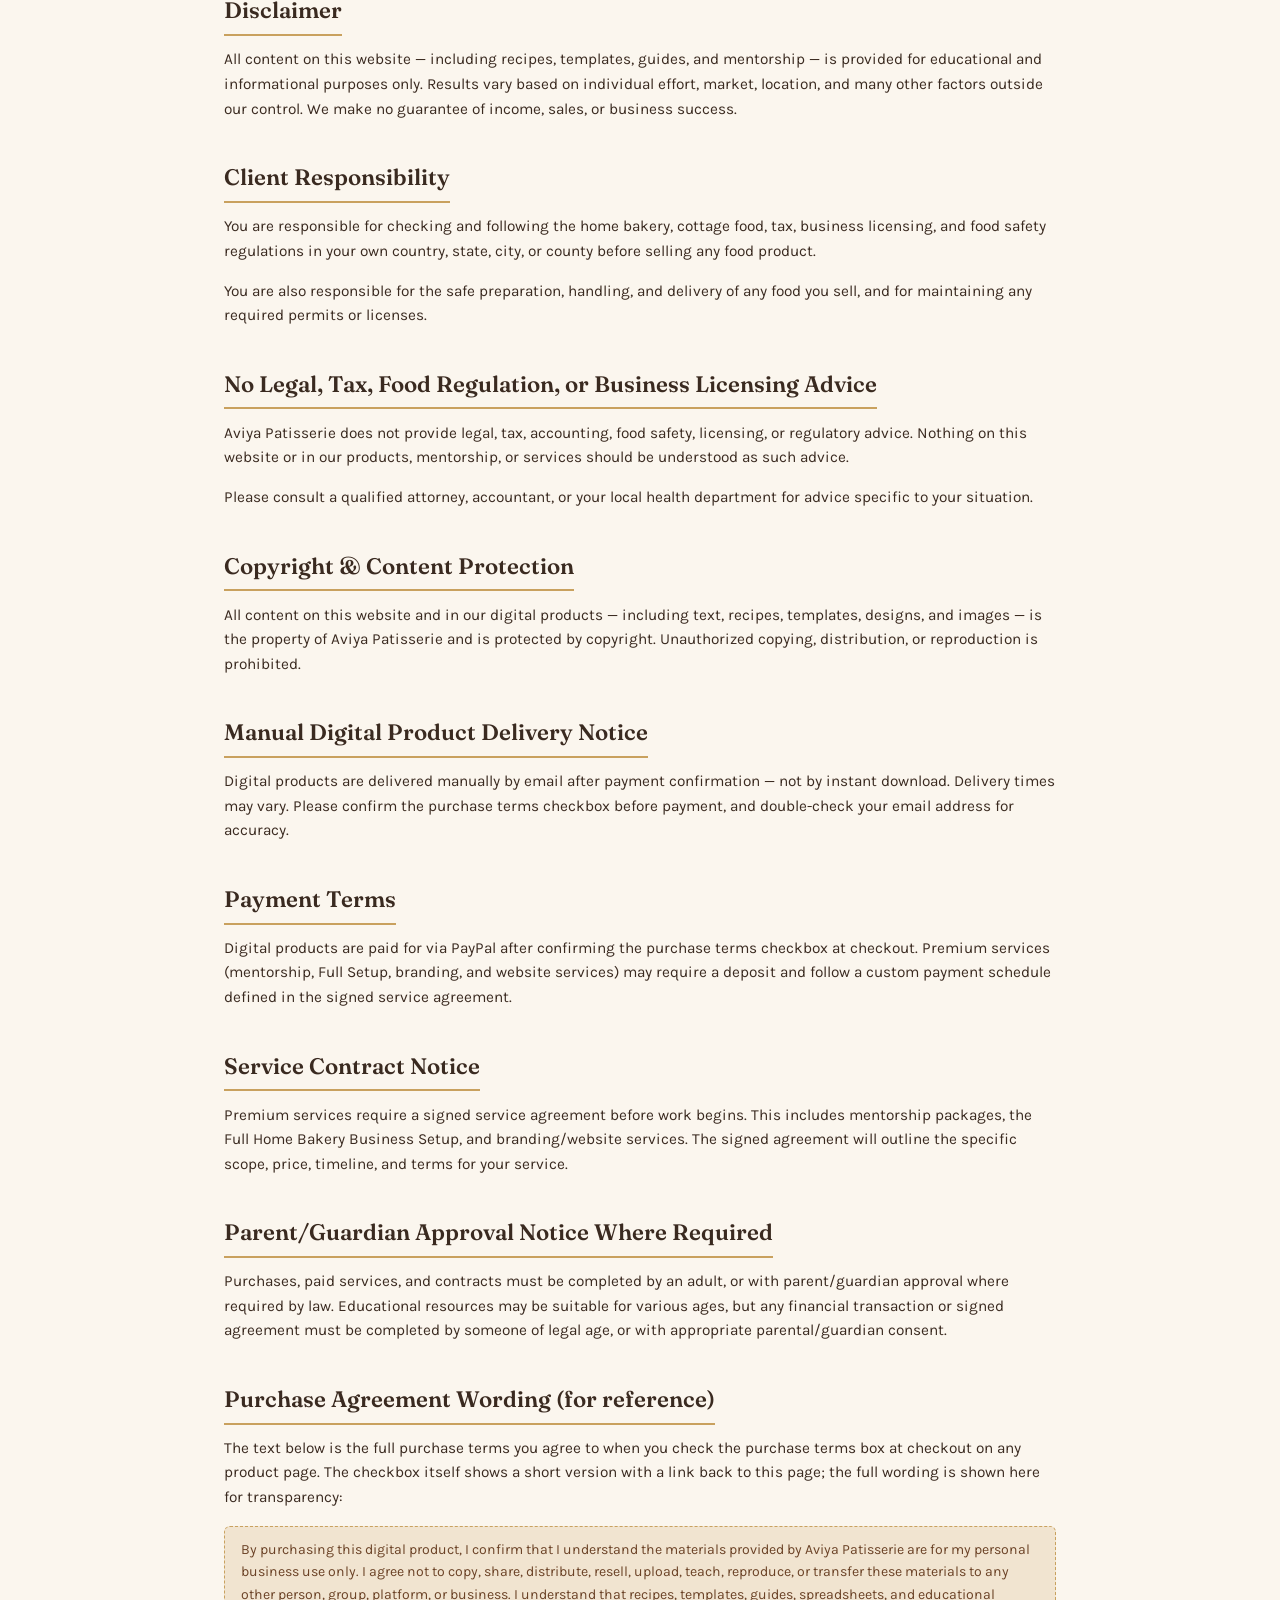
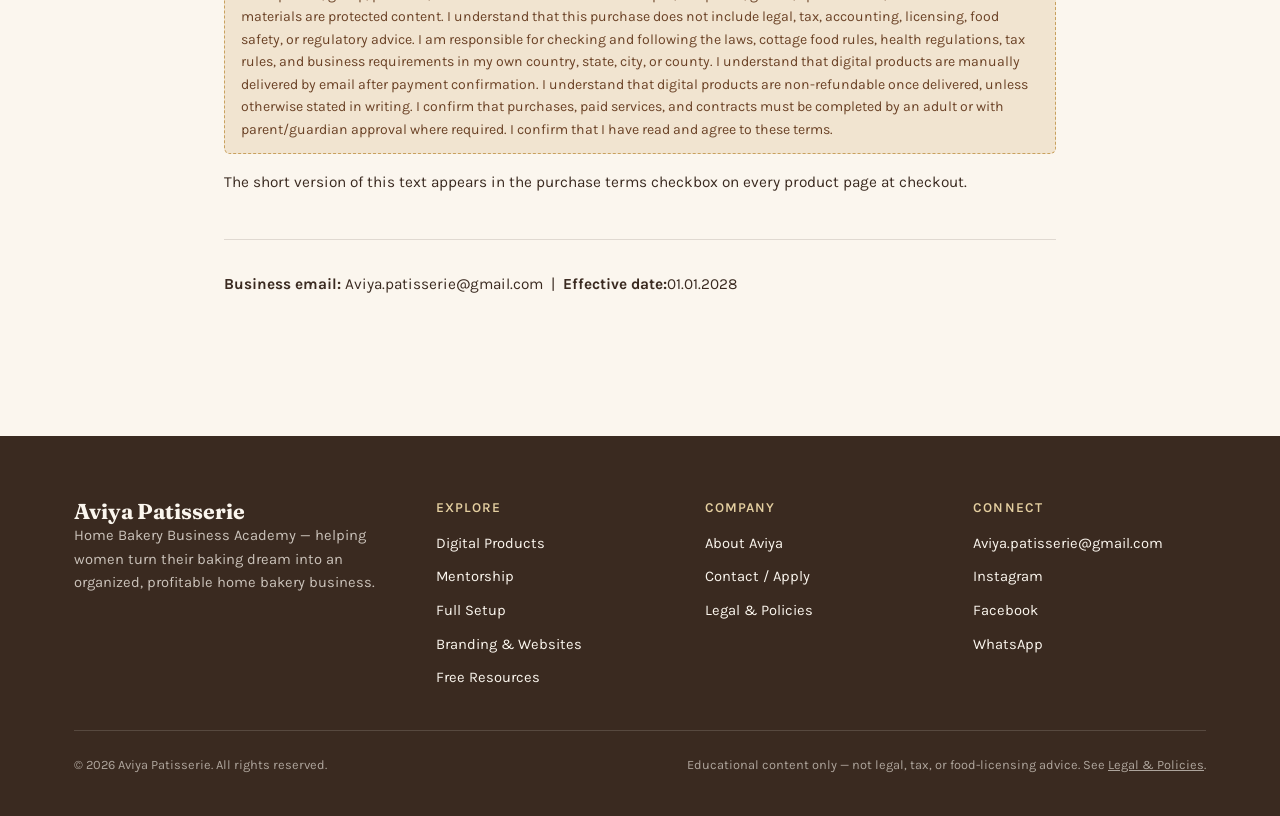
<file: legal.html>
<!DOCTYPE html>
<html lang="en" dir="ltr">

<head>
  <meta charset="UTF-8">
  <script>
    /* Apply saved language IMMEDIATELY, before first paint, so the page never
       flashes the wrong language/direction while script.js is still loading
       (this was the main cause of the Hebrew "blank on load" issue). This is
       safe even if localStorage is empty/unavailable — script.js re-applies
       the same logic on DOMContentLoaded regardless. */
    (function () {
      try {
        var l = localStorage.getItem("aviya-lang");
        if (l === "he" || l === "en") {
          document.documentElement.setAttribute("lang", l);
          document.documentElement.setAttribute("dir", l === "he" ? "rtl" : "ltr");
        }
      } catch (e) { }
    })();
  </script>
  <meta name="viewport" content="width=device-width, initial-scale=1.0">
  <title>Legal / Terms &amp; Policies — Aviya Patisserie</title>
  <meta name="description"
    content="Terms of use, digital product license, privacy policy, refund policy, and disclaimers for Aviya Patisserie.">
  <meta property="og:title" content="Legal / Terms &amp; Policies — Aviya Patisserie">
  <meta property="og:description" content="Terms, privacy, refund policy and disclaimers in one place.">
  <meta property="og:type" content="website">
  <link rel="icon" href="data:,">
  <link rel="preconnect" href="https://fonts.googleapis.com">
  <link rel="preconnect" href="https://fonts.gstatic.com" crossorigin>
  <link
    href="https://fonts.googleapis.com/css2?family=Fraunces:opsz,wght@9..144,400;9..144,600;9..144,700&family=Karla:wght@400;500;700;800&family=Frank+Ruhl+Libre:wght@400;600;700&family=Assistant:wght@400;600;700;800&display=swap"
    rel="stylesheet">
  <link rel="stylesheet" href="styles.css?v=final-mobile-3">
</head>

<body>
  <a class="skip-link" href="#main"><span class="lang-en">Skip to content</span><span class="lang-he">דלגי
      לתוכן</span></a>

  <header class="site-header">
    <div class="nav container">
      <a href="index.html" class="brand">Aviya Patisserie<span class="lang-en">Home Bakery Business Academy</span><span
          class="lang-he">האקדמיה לעסקי אפייה מהבית</span></a>
      <button class="nav-toggle" aria-label="Toggle menu" aria-expanded="false"><span></span></button>
      <nav class="nav-links" aria-label="Primary">
        <a href="index.html"><span class="lang-en">Home</span><span class="lang-he">בית</span></a>
        <a href="digital-products.html"><span class="lang-en">Digital Products</span><span class="lang-he">מוצרים
            דיגיטליים</span></a>
        <a href="mentorship.html"><span class="lang-en">Mentorship</span><span class="lang-he">ליווי אישי</span></a>
        <a href="full-setup.html"><span class="lang-en">Full Setup</span><span class="lang-he">הקמת עסק מלא</span></a>
        <a href="branding-websites.html"><span class="lang-en">Branding &amp; Websites</span><span class="lang-he">מיתוג
            ואתרים</span></a>
        <a href="free-resources.html"><span class="lang-en">Free Resources</span><span class="lang-he">משאבים
            חינם</span></a>
        <a href="about.html"><span class="lang-en">About</span><span class="lang-he">אודות</span></a>
        <a href="contact.html"><span class="lang-en">Contact</span><span class="lang-he">צרי קשר</span></a>
      </nav>
      <div class="nav-actions">
        <div class="lang-toggle" role="group" aria-label="Language switch">
          <button data-lang-btn="en" aria-pressed="true">EN</button>
          <button data-lang-btn="he" aria-pressed="false">HE</button>
        </div>
        <a href="contact.html" class="btn btn-gold btn-sm"><span class="lang-en">Apply Now</span><span
            class="lang-he">להרשמה</span></a>
      </div>
    </div>
  </header>

  <main id="main">

    <section class="page-hero">
      <div class="container">
        <p class="eyebrow lang-en" style="justify-content:center;">Please Read Carefully</p>
        <p class="eyebrow lang-he" style="justify-content:center;">נא לקרוא בעיון</p>
        <h1 class="lang-en">Legal / Terms &amp; Policies</h1>
        <h1 class="lang-he">תנאים ומדיניות</h1>
        <p class="legal-meta lang-en">Effective date: 01.01.2028 · Business email: Aviya.patisserie@gmail.com</p>
        <p class="legal-meta lang-he">תאריך תוקף: 01.01.2028 · דוא"ל העסק: Aviya.patisserie@gmail.com</p>
      </div>
    </section>

    <section class="section">
      <div class="container" style="max-width:880px;">

        <nav class="legal-nav" aria-label="Legal sections">
          <a href="#terms"><span class="lang-en">Terms of Use</span><span class="lang-he">תנאי שימוש</span></a>
          <a href="#license"><span class="lang-en">Digital Product License</span><span class="lang-he">רישיון מוצר
              דיגיטלי</span></a>
          <a href="#privacy"><span class="lang-en">Privacy Policy</span><span class="lang-he">מדיניות פרטיות</span></a>
          <a href="#refund"><span class="lang-en">Refund Policy</span><span class="lang-he">מדיניות החזרים</span></a>
          <a href="#disclaimer"><span class="lang-en">Disclaimer</span><span class="lang-he">הצהרת אחריות</span></a>
          <a href="#responsibility"><span class="lang-en">Client Responsibility</span><span class="lang-he">אחריות
              הלקוחה</span></a>
          <a href="#no-advice"><span class="lang-en">No Legal/Tax/Licensing Advice</span><span class="lang-he">אין ייעוץ
              משפטי/מס/רישוי</span></a>
          <a href="#copyright"><span class="lang-en">Copyright &amp; Content Protection</span><span
              class="lang-he">זכויות יוצרים והגנת תוכן</span></a>
          <a href="#delivery"><span class="lang-en">Delivery Notice</span><span class="lang-he">הודעת מסירה</span></a>
          <a href="#payment"><span class="lang-en">Payment Terms</span><span class="lang-he">תנאי תשלום</span></a>
          <a href="#service-contract"><span class="lang-en">Service Contract Notice</span><span class="lang-he">הודעת
              הסכם שירות</span></a>
          <a href="#age"><span class="lang-en">Parent/Guardian Approval</span><span class="lang-he">אישור
              הורה/אפוטרופוס</span></a>
          <a href="#agreement-text"><span class="lang-en">Purchase Agreement Wording</span><span class="lang-he">נוסח
              הסכם רכישה</span></a>
        </nav>

        <div class="legal-section" id="terms">
          <h2 class="lang-en">Terms of Use</h2>
          <h2 class="lang-he">תנאי שימוש</h2>
          <p class="lang-en">By using this website, purchasing digital products, or engaging any Aviya Patisserie
            service, you agree to these Terms &amp; Policies. If you do not agree, please do not use this website or
            purchase our products or services.</p>
          <p class="lang-he">בשימוש באתר זה, ברכישת מוצרים דיגיטליים או בהתקשרות עם כל שירות של Aviya Patisserie, את
            מסכימה לתנאים ולמדיניות הללו. אם אינך מסכימה, נא לא להשתמש באתר או לרכוש את המוצרים או השירותים שלנו.</p>
          <p class="lang-en">Aviya Patisserie may update these Terms &amp; Policies from time to time. Continued use of
            the website after changes are posted means you accept the updated terms.</p>
          <p class="lang-he">Aviya Patisserie רשאית לעדכן תנאים ומדיניות אלו מעת לעת. המשך שימוש באתר לאחר פרסום שינויים
            מהווה הסכמה לתנאים המעודכנים.</p>
        </div>

        <div class="legal-section" id="license">
          <h2 class="lang-en">Digital Product License</h2>
          <h2 class="lang-he">רישיון מוצר דיגיטלי</h2>
          <p class="lang-en">Digital products (recipes, templates, guides, spreadsheets, and all educational materials)
            are for your personal business use only.</p>
          <p class="lang-he">מוצרים דיגיטליים (מתכונים, תבניות, מדריכים, גיליונות אלקטרוניים וכל החומרים החינוכיים)
            מיועדים לשימוש עסקי אישי בלבד.</p>
          <ul>
            <li><span class="lang-en">You may not copy, share, resell, distribute, upload, transfer, teach, or reproduce
                these materials.</span><span class="lang-he">אין להעתיק, לשתף, למכור מחדש, להפיץ, להעלות, להעביר, ללמד
                או לשכפל חומרים אלו.</span></li>
            <li><span class="lang-en">Recipes, templates, guides, spreadsheets, and all educational materials are
                protected content.</span><span class="lang-he">מתכונים, תבניות, מדריכים, גיליונות וכל החומרים החינוכיים
                הם תוכן מוגן.</span></li>
            <li><span class="lang-en">You may use recipes to bake and sell finished baked goods as part of your own
                business.</span><span class="lang-he">ניתן להשתמש במתכונים לאפייה ומכירה של מוצרי מאפה מוגמרים כחלק
                מהעסק שלך.</span></li>
          </ul>
        </div>

        <div class="legal-section" id="privacy">
          <h2 class="lang-en">Privacy Policy</h2>
          <h2 class="lang-he">מדיניות פרטיות</h2>
          <p class="lang-en">We may collect personal data — such as your name, email address, and communication details
            — through website forms, email, PayPal, and other communication tools.</p>
          <p class="lang-he">אנו עשויות לאסוף מידע אישי — כגון שם, כתובת דוא"ל ופרטי תקשורת — באמצעות טפסים באתר, מייל,
            PayPal וכלי תקשורת נוספים.</p>
          <p class="lang-en">This data is used for purchase delivery, customer support, service communication, and
            business records. We do not sell your personal data.</p>
          <p class="lang-he">מידע זה משמש למסירת רכישות, תמיכת לקוחות, תקשורת בנוגע לשירות ורישומים עסקיים. אנו לא
            מוכרות את המידע האישי שלך.</p>
          <p class="lang-en">Third-party tools we use (such as PayPal, email providers, and form providers) have their
            own privacy practices, which we encourage you to review.</p>
          <p class="lang-he">לכלים חיצוניים שבהם אנו משתמשות (כגון PayPal, ספקי דוא"ל וספקי טפסים) יש מדיניות פרטיות
            משלהם, ואנו ממליצות לעיין בהם.</p>
        </div>

        <div class="legal-section" id="refund">
          <h2 class="lang-en">Refund Policy</h2>
          <h2 class="lang-he">מדיניות החזרים</h2>
          <p class="lang-en">Digital products are non-refundable once delivered, unless otherwise stated in writing.
            Because digital products are delivered manually by email, please make sure your email address is entered
            correctly at checkout.</p>
          <p class="lang-he">מוצרים דיגיטליים אינם ניתנים להחזר לאחר המסירה, אלא אם צוין אחרת בכתב. מכיוון שמוצרים
            דיגיטליים נמסרים ידנית במייל, נא לוודא שכתובת הדוא"ל הוזנה נכון בתשלום.</p>
          <p class="lang-en">Refunds for premium services (mentorship, Full Setup, branding, or website services) are
            governed by the individual signed service agreement for that service.</p>
          <p class="lang-he">החזרים עבור שירותי פרימיום (ליווי, הקמה מלאה, מיתוג או שירותי אתרים) כפופים להסכם השירות
            החתום הספציפי לאותו שירות.</p>
        </div>

        <div class="legal-section" id="disclaimer">
          <h2 class="lang-en">Disclaimer</h2>
          <h2 class="lang-he">הצהרת אחריות</h2>
          <p class="lang-en">All content on this website — including recipes, templates, guides, and mentorship — is
            provided for educational and informational purposes only. Results vary based on individual effort, market,
            location, and many other factors outside our control. We make no guarantee of income, sales, or business
            success.</p>
          <p class="lang-he">כל התוכן באתר זה — כולל מתכונים, תבניות, מדריכים וליווי — ניתן למטרות חינוכיות
            ואינפורמטיביות בלבד. התוצאות משתנות בהתאם למאמץ אישי, שוק, מיקום וגורמים רבים נוספים שאינם בשליטתנו. איננו
            מתחייבות להכנסה, מכירות או הצלחה עסקית.</p>
        </div>

        <div class="legal-section" id="responsibility">
          <h2 class="lang-en">Client Responsibility</h2>
          <h2 class="lang-he">אחריות הלקוחה</h2>
          <p class="lang-en">You are responsible for checking and following the home bakery, cottage food, tax, business
            licensing, and food safety regulations in your own country, state, city, or county before selling any food
            product.</p>
          <p class="lang-he">את/ה אחראי/ת לבדוק ולפעול לפי חוקי האפייה הביתית, ה-cottage food, המס, רישוי העסקים ובטיחות
            המזון במדינה, המחוז, העיר או הקהילה שלך, לפני מכירת כל מוצר מזון.</p>
          <p class="lang-en">You are also responsible for the safe preparation, handling, and delivery of any food you
            sell, and for maintaining any required permits or licenses.</p>
          <p class="lang-he">את/ה אחראי/ת גם להכנה, טיפול ומסירה בטוחים של כל מזון שאת/ה מוכר/ת, ולשמירה על כל היתר או
            רישיון נדרש.</p>
        </div>

        <div class="legal-section" id="no-advice">
          <h2 class="lang-en">No Legal, Tax, Food Regulation, or Business Licensing Advice</h2>
          <h2 class="lang-he">אין ייעוץ משפטי, מס, רגולציית מזון או רישוי עסקי</h2>
          <p class="lang-en">Aviya Patisserie does not provide legal, tax, accounting, food safety, licensing, or
            regulatory advice. Nothing on this website or in our products, mentorship, or services should be understood
            as such advice.</p>
          <p class="lang-he">Aviya Patisserie אינה מספקת ייעוץ משפטי, מס, ראיית חשבון, בטיחות מזון, רישוי או רגולציה.
            שום דבר באתר זה או במוצרים, בליווי או בשירותים שלנו אינו מהווה ייעוץ כאמור.</p>
          <p class="lang-en">Please consult a qualified attorney, accountant, or your local health department for advice
            specific to your situation.</p>
          <p class="lang-he">נא להתייעץ עם עורך דין מוסמך, רואה חשבון או משרד הבריאות המקומי לקבלת ייעוץ המותאם למצבך.
          </p>
        </div>

        <div class="legal-section" id="copyright">
          <h2 class="lang-en">Copyright &amp; Content Protection</h2>
          <h2 class="lang-he">זכויות יוצרים והגנת תוכן</h2>
          <p class="lang-en">All content on this website and in our digital products — including text, recipes,
            templates, designs, and images — is the property of Aviya Patisserie and is protected by copyright.
            Unauthorized copying, distribution, or reproduction is prohibited.</p>
          <p class="lang-he">כל התוכן באתר זה ובמוצרים הדיגיטליים שלנו — כולל טקסט, מתכונים, תבניות, עיצובים ותמונות —
            הוא רכושה של Aviya Patisserie ומוגן בזכויות יוצרים. העתקה, הפצה או שכפול ללא אישור אסורים.</p>
        </div>

        <div class="legal-section" id="delivery">
          <h2 class="lang-en">Manual Digital Product Delivery Notice</h2>
          <h2 class="lang-he">הודעת מסירה ידנית של מוצרים דיגיטליים</h2>
          <p class="lang-en">Digital products are delivered manually by email after payment confirmation — not by
            instant download. Delivery times may vary. Please confirm the purchase terms checkbox before payment, and
            double-check your email address for accuracy.</p>
          <p class="lang-he">מוצרים דיגיטליים נשלחים ידנית במייל לאחר אישור התשלום — לא כהורדה מיידית. זמני המסירה
            עשויים להשתנות. נא לאשר את תיבת תנאי הרכישה לפני התשלום, ולוודא שכתובת הדוא"ל נכונה.</p>
        </div>

        <div class="legal-section" id="payment">
          <h2 class="lang-en">Payment Terms</h2>
          <h2 class="lang-he">תנאי תשלום</h2>
          <p class="lang-en">Digital products are paid for via PayPal after confirming the purchase terms checkbox at
            checkout. Premium services (mentorship, Full Setup, branding, and website services) may require a deposit
            and follow a custom payment schedule defined in the signed service agreement.</p>
          <p class="lang-he">מוצרים דיגיטליים משולמים דרך PayPal לאחר אישור תיבת תנאי הרכישה בתשלום. שירותי פרימיום
            (ליווי, הקמה מלאה, מיתוג ושירותי אתרים) עשויים לדרוש מקדמה ולפעול לפי לוח תשלומים מותאם אישית שמוגדר בהסכם
            השירות החתום.</p>
        </div>

        <div class="legal-section" id="service-contract">
          <h2 class="lang-en">Service Contract Notice</h2>
          <h2 class="lang-he">הודעת הסכם שירות</h2>
          <p class="lang-en">Premium services require a signed service agreement before work begins. This includes
            mentorship packages, the Full Home Bakery Business Setup, and branding/website services. The signed
            agreement will outline the specific scope, price, timeline, and terms for your service.</p>
          <p class="lang-he">שירותי פרימיום דורשים הסכם שירות חתום לפני תחילת העבודה. זה כולל חבילות ליווי, הקמת עסק
            אפייה ביתי מלאה ושירותי מיתוג/אתרים. ההסכם החתום יפרט את היקף העבודה, המחיר, לוח הזמנים והתנאים הספציפיים
            לשירות שלך.</p>
        </div>

        <div class="legal-section" id="age">
          <h2 class="lang-en">Parent/Guardian Approval Notice Where Required</h2>
          <h2 class="lang-he">הודעת אישור הורה/אפוטרופוס במקרים הנדרשים</h2>
          <p class="lang-en">Purchases, paid services, and contracts must be completed by an adult, or with
            parent/guardian approval where required by law. Educational resources may be suitable for various ages, but
            any financial transaction or signed agreement must be completed by someone of legal age, or with appropriate
            parental/guardian consent.</p>
          <p class="lang-he">רכישות, שירותים בתשלום והסכמים יש להשלים על ידי בגיר/ה, או באישור הורה/אפוטרופוס במקרים
            הנדרשים על פי חוק. משאבים חינוכיים עשויים להתאים לגילאים שונים, אך כל עסקה כספית או הסכם חתום חייבים להתבצע
            על ידי אדם בגיל חוקי, או באישור הורה/אפוטרופוס מתאים.</p>
        </div>

        <div class="legal-section" id="agreement-text">
          <h2 class="lang-en">Purchase Agreement Wording (for reference)</h2>
          <h2 class="lang-he">נוסח הסכם רכישה (לעיון)</h2>
          <p class="lang-en">The text below is the full purchase terms you agree to when you check the purchase
            terms box at checkout on any product page. The checkbox itself shows a short version with a link back to
            this page; the full wording is shown here for transparency:</p>
          <p class="lang-he">הטקסט שלהלן הוא נוסח תנאי הרכישה המלא שאת מסכימה לו כאשר את מסמנת את תיבת תנאי הרכישה
            בתשלום, בכל עמוד מוצר. תיבת הסימון עצמה מציגה נוסח מקוצר עם קישור חזרה לעמוד זה; הנוסח המלא מוצג כאן
            לשקיפות:</p>
          <div class="note lang-en">
            By purchasing this digital product, I confirm that I understand the materials provided by Aviya Patisserie
            are for my personal business use only. I agree not to copy, share, distribute, resell, upload, teach,
            reproduce, or transfer these materials to any other person, group, platform, or business. I understand that
            recipes, templates, guides, spreadsheets, and educational materials are protected content. I understand that
            this purchase does not include legal, tax, accounting, licensing, food safety, or regulatory advice. I am
            responsible for checking and following the laws, cottage food rules, health regulations, tax rules, and
            business requirements in my own country, state, city, or county. I understand that digital products are
            manually delivered by email after payment confirmation. I understand that digital products are
            non-refundable once delivered, unless otherwise stated in writing. I confirm that purchases, paid services,
            and contracts must be completed by an adult or with parent/guardian approval where required. I confirm that
            I have read and agree to these terms.
          </div>
          <div class="note lang-he">
            ברכישת מוצר דיגיטלי זה, אני מאשרת שאני מבינה כי החומרים המסופקים על ידי Aviya Patisserie מיועדים לשימוש עסקי
            אישי שלי בלבד. אני מסכימה שלא להעתיק, לשתף, להפיץ, למכור מחדש, להעלות, ללמד, לשכפל או להעביר חומרים אלו לכל
            אדם, קבוצה, פלטפורמה או עסק אחר. אני מבינה שמתכונים, תבניות, מדריכים, גיליונות אלקטרוניים וחומרים חינוכיים
            הם תוכן מוגן. אני מבינה שרכישה זו אינה כוללת ייעוץ משפטי, מס, ראיית חשבון, רישוי, בטיחות מזון או רגולציה.
            אני אחראית לבדוק ולפעול לפי החוקים, כללי ה-cottage food, תקנות הבריאות, כללי המס ודרישות העסק במדינה, המחוז,
            העיר או הקהילה שלי. אני מבינה שמוצרים דיגיטליים נשלחים ידנית במייל לאחר אישור התשלום. אני מבינה שמוצרים
            דיגיטליים אינם ניתנים להחזר לאחר המסירה, אלא אם צוין אחרת בכתב. אני מאשרת שרכישות, שירותים בתשלום והסכמים יש
            להשלים באמצעות בגיר/ה או באישור הורה/אפוטרופוס במקרים הנדרשים. אני מאשרת שקראתי והסכמתי לתנאים אלו.
          </div>
          <p class="small muted lang-en">The short version of this text appears in the purchase terms checkbox on
            every product page at checkout.</p>
          <p class="small muted lang-he">הנוסח המקוצר של הטקסט הזה מופיע בתיבת תנאי הרכישה בכל עמוד מוצר, בעת
            התשלום.</p>
        </div>

        <div class="legal-section" style="border-top:1px solid var(--line);padding-top:32px;">
          <p class="legal-meta lang-en"><strong>Business email:</strong> Aviya.patisserie@gmail.com &nbsp;|&nbsp; <strong>Effective
              date:</strong>01.01.2028 <br></p>
          <p class="legal-meta lang-he"><strong>דוא"ל העסק:</strong> Aviya.patisserie@gmail.com &nbsp;|&nbsp; <strong>תאריך
              תוקף:</strong> 01.01.2028 <br></p>
        </div>

      </div>
    </section>

  </main>

  <footer class="site-footer">
    <div class="container">
      <div class="footer-grid">
        <div class="footer-brand">
          <div class="brand" style="color:var(--ivory);">Aviya Patisserie</div>
          <p class="lang-en">Home Bakery Business Academy — helping women turn their baking dream into an organized,
            profitable home bakery business.</p>
          <p class="lang-he">האקדמיה לעסקי אפייה מהבית — עוזרת לנשים להפוך את חלום האפייה שלהן לעסק אפייה ביתי מאורגן
            ורווחי.</p>
        </div>
        <div>
          <h4 class="lang-en">Explore</h4>
          <h4 class="lang-he">ניווט</h4>
          <ul>
            <li><a href="digital-products.html"><span class="lang-en">Digital Products</span><span
                  class="lang-he">מוצרים דיגיטליים</span></a></li>
            <li><a href="mentorship.html"><span class="lang-en">Mentorship</span><span class="lang-he">ליווי
                  אישי</span></a></li>
            <li><a href="full-setup.html"><span class="lang-en">Full Setup</span><span class="lang-he">הקמה
                  מלאה</span></a></li>
            <li><a href="branding-websites.html"><span class="lang-en">Branding &amp; Websites</span><span
                  class="lang-he">מיתוג ואתרים</span></a></li>
            <li><a href="free-resources.html"><span class="lang-en">Free Resources</span><span class="lang-he">משאבים
                  חינם</span></a></li>
          </ul>
        </div>
        <div>
          <h4 class="lang-en">Company</h4>
          <h4 class="lang-he">החברה</h4>
          <ul>
            <li><a href="about.html"><span class="lang-en">About Aviya</span><span class="lang-he">אודות אביה</span></a>
            </li>
            <li><a href="contact.html"><span class="lang-en">Contact / Apply</span><span class="lang-he">צרי קשר /
                  הרשמה</span></a></li>
            <li><a href="legal.html"><span class="lang-en">Legal &amp; Policies</span><span class="lang-he">תנאים
                  ומדיניות</span></a></li>
          </ul>
        </div>
        <div>
          <h4 class="lang-en">Connect</h4>
          <h4 class="lang-he">בואי נתחבר</h4>
          <ul>
            <li><a>Aviya.patisserie@gmail.com</a></li>
            <li><a href="https://www.instagram.com/aviya.patisserie?igsh=MTN5endpODNoZXkyZQ==" target="_blank"
                rel="noopener"><span class="lang-en">Instagram</span><span class="lang-he">אינסטגרם</span></a></li>
            <li><a href="https://www.facebook.com/share/17By1hmKSk/" target="_blank" rel="noopener"><span
                  class="lang-en">Facebook</span><span class="lang-he">פייסבוק</span></a></li>
            <li><a href="https://wa.link/f8jt2z" target="_blank" rel="noopener"><span
                  class="lang-en">WhatsApp</span><span class="lang-he">וואטסאפ</span></a></li>
          </ul>
        </div>
      </div>
      <div class="footer-bottom">
        <p><span class="lang-en">&copy; <span data-year></span> Aviya Patisserie. All rights reserved.</span><span
            class="lang-he">&copy; <span data-year></span> Aviya Patisserie. כל הזכויות שמורות.</span></p>
        <p class="lang-en">Educational content only — not legal, tax, or food-licensing advice. See <a href="legal.html"
            style="text-decoration:underline;">Legal &amp; Policies</a>.</p>
        <p class="lang-he">תוכן חינוכי בלבד — אינו ייעוץ משפטי, מס או רישוי מזון. ראי <a href="legal.html"
            style="text-decoration:underline;">תנאים ומדיניות</a>.</p>
      </div>
    </div>
  </footer>

  <script src="script.js?v=final-mobile-3"></script>
</body>

</html>
</file>
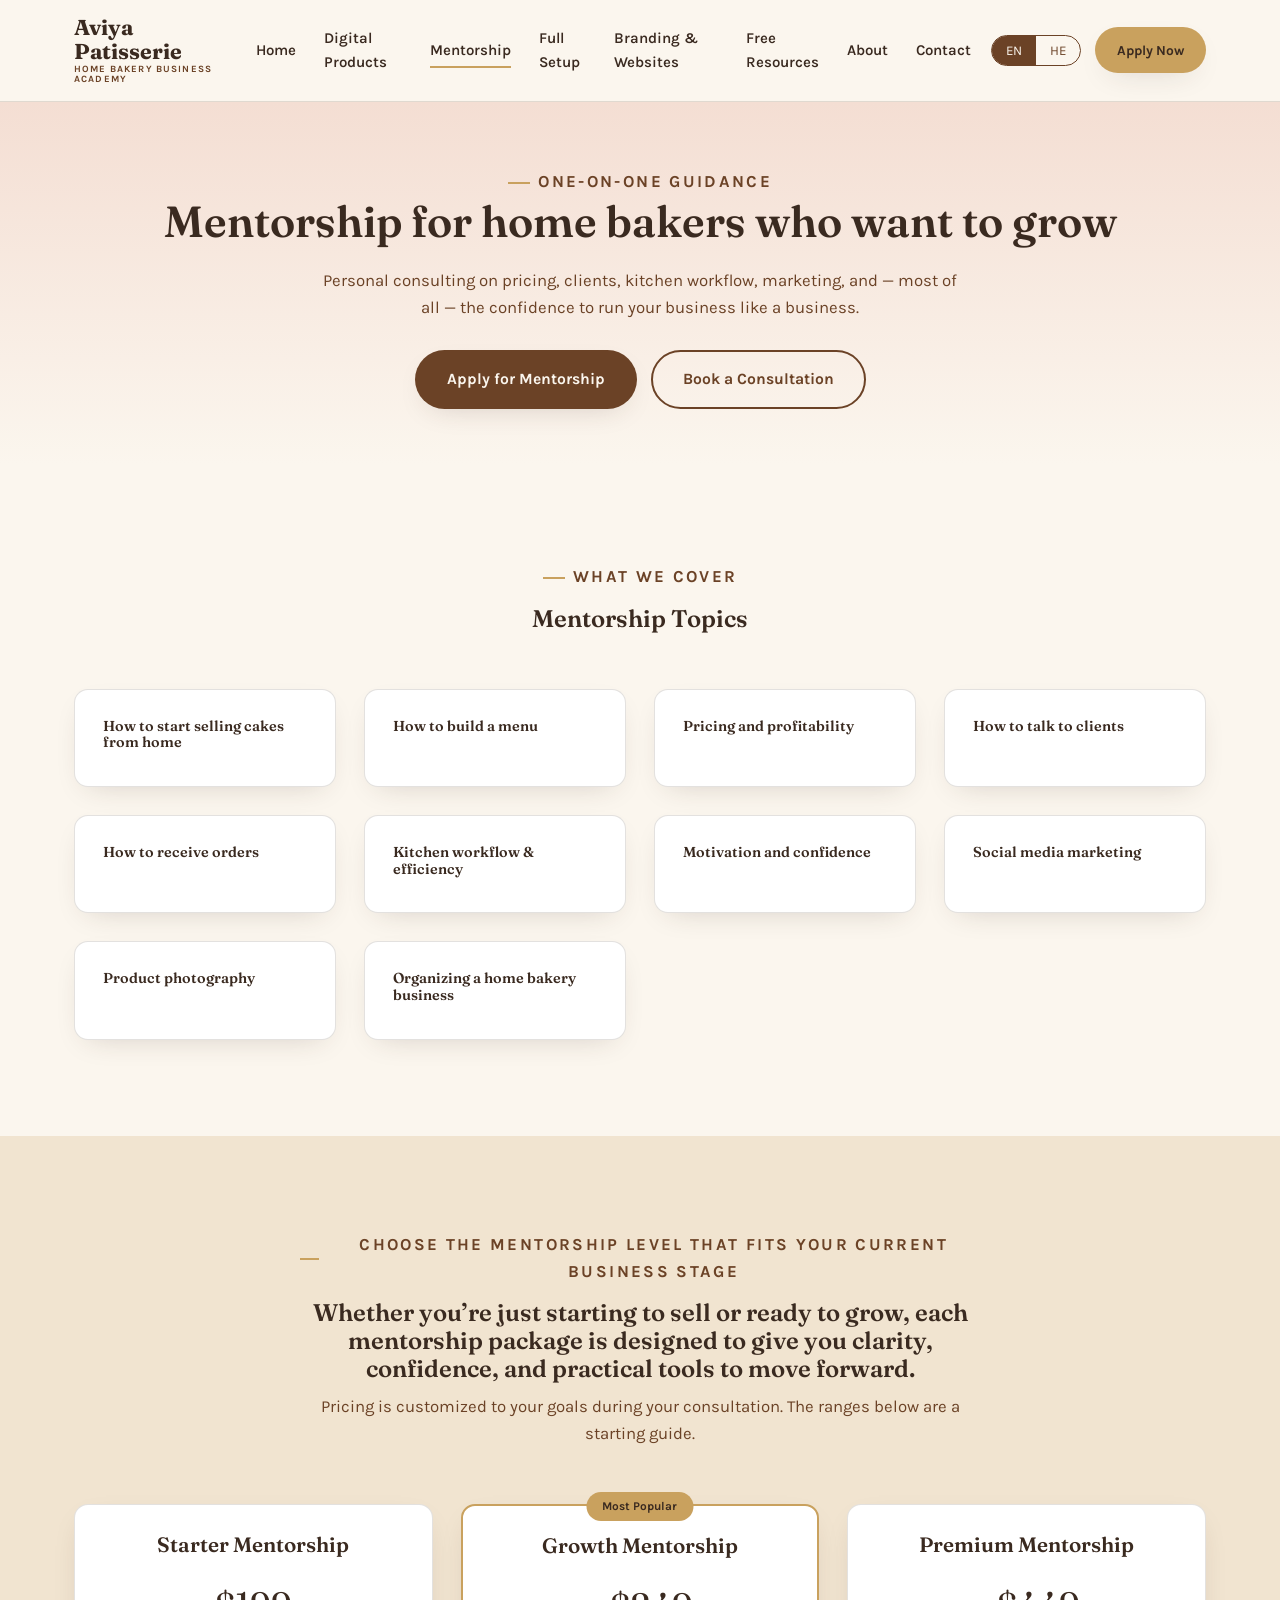
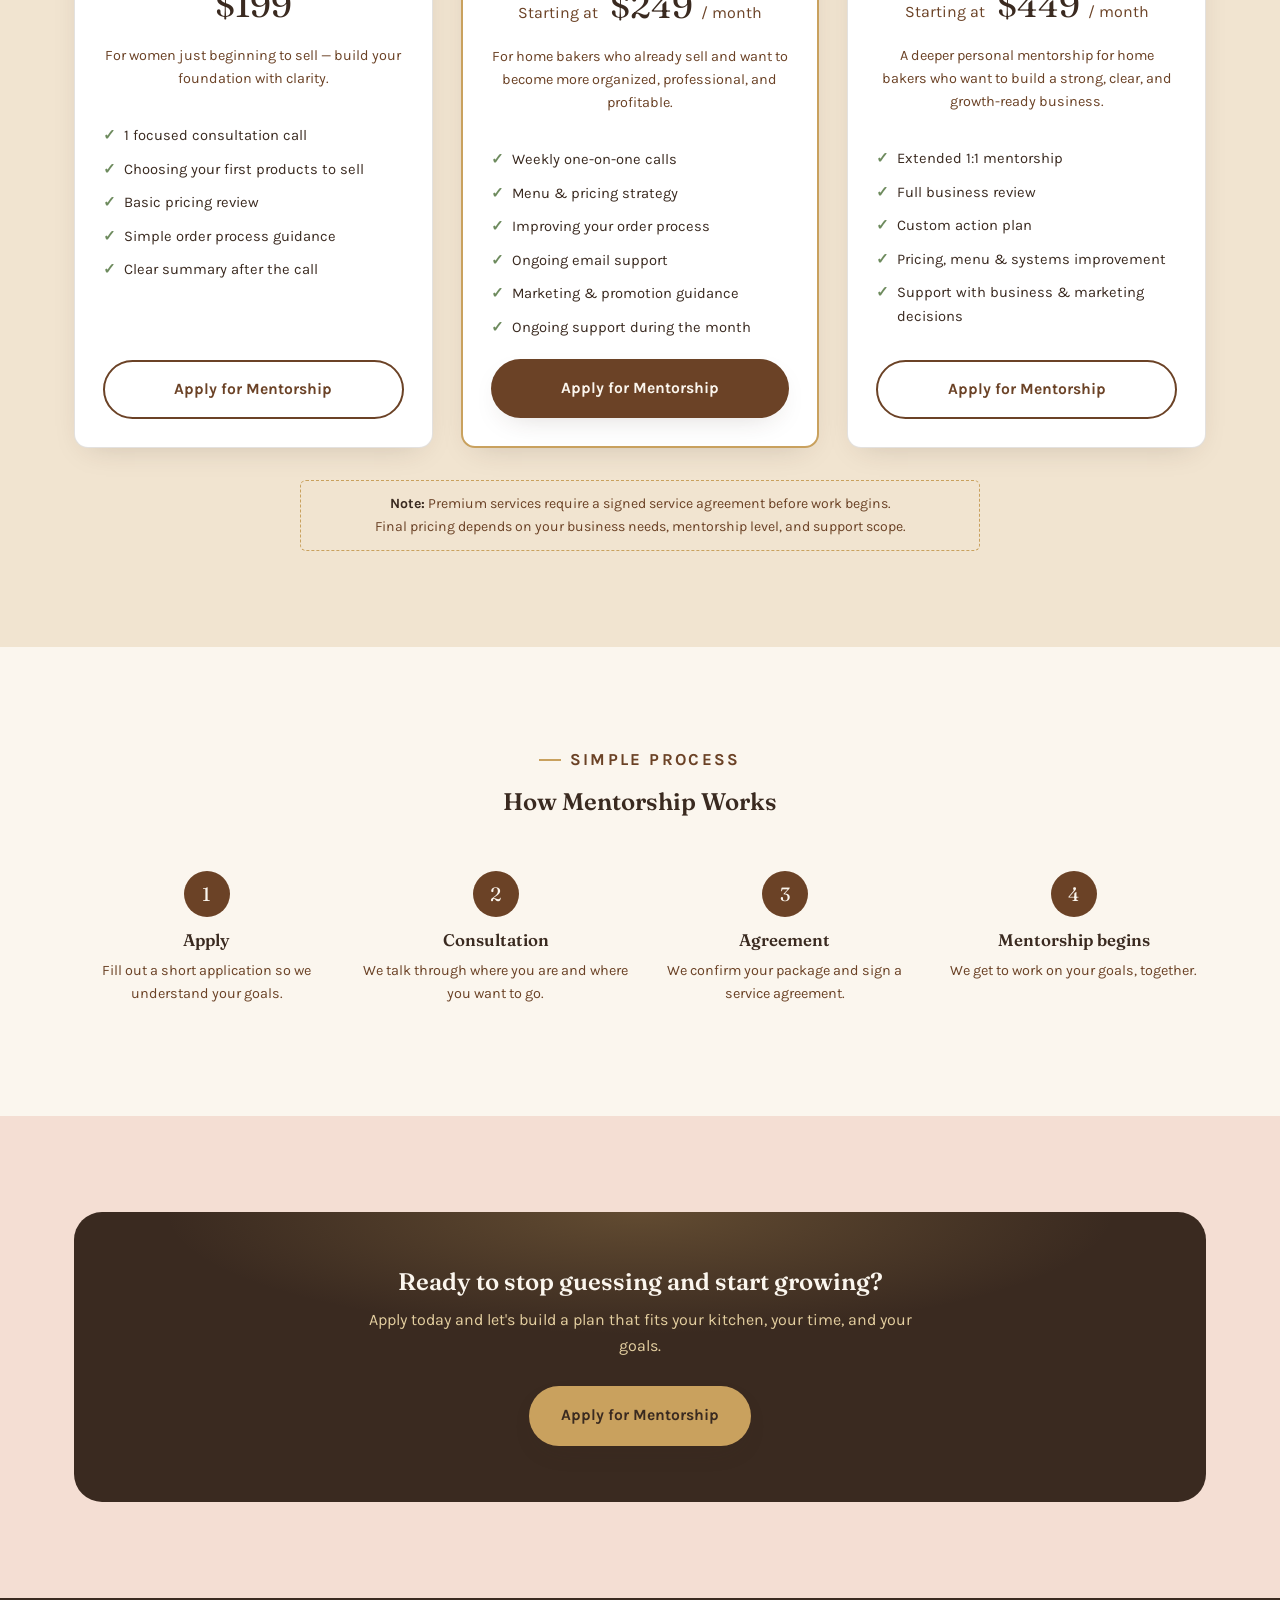
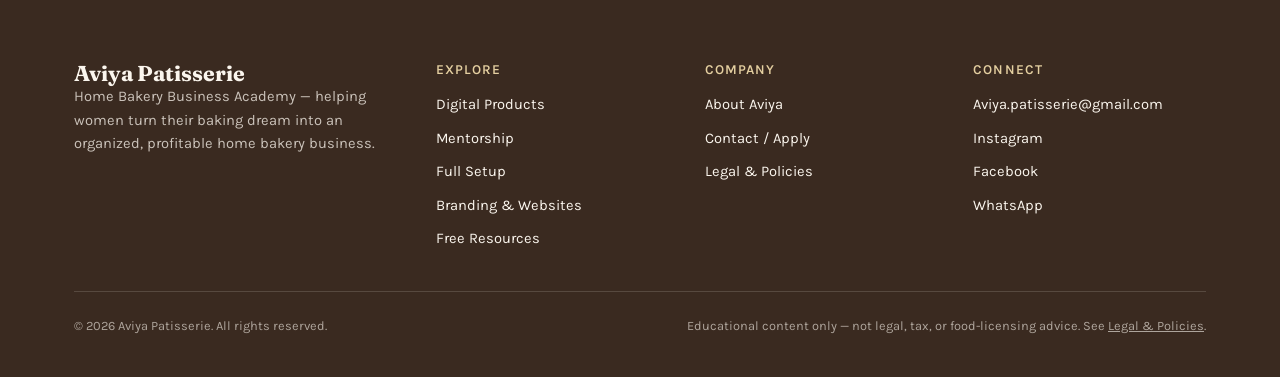
<file: mentorship.html>
<!DOCTYPE html>
<html lang="en" dir="ltr">

<head>
  <meta charset="UTF-8">
<script>
  /* Apply saved language IMMEDIATELY, before first paint, so the page never
     flashes the wrong language/direction while script.js is still loading
     (this was the main cause of the Hebrew "blank on load" issue). This is
     safe even if localStorage is empty/unavailable — script.js re-applies
     the same logic on DOMContentLoaded regardless. */
  (function(){
    try{
      var l = localStorage.getItem("aviya-lang");
      if(l === "he" || l === "en"){
        document.documentElement.setAttribute("lang", l);
        document.documentElement.setAttribute("dir", l === "he" ? "rtl" : "ltr");
      }
    }catch(e){}
  })();
</script>
  <meta name="viewport" content="width=device-width, initial-scale=1.0">
  <title>Mentorship — Aviya Patisserie</title>
  <meta name="description"
    content="One-on-one mentorship for home bakers: pricing, clients, workflow, marketing, and the confidence to grow your business.">
  <meta property="og:title" content="Mentorship — Aviya Patisserie">
  <meta property="og:description" content="Personal mentorship for aspiring and existing home bakers.">
  <meta property="og:type" content="website">
  <link rel="icon" href="data:,">
  <link rel="preconnect" href="https://fonts.googleapis.com">
  <link rel="preconnect" href="https://fonts.gstatic.com" crossorigin>
  <link
    href="https://fonts.googleapis.com/css2?family=Fraunces:opsz,wght@9..144,400;9..144,600;9..144,700&family=Karla:wght@400;500;700;800&family=Frank+Ruhl+Libre:wght@400;600;700&family=Assistant:wght@400;600;700;800&display=swap"
    rel="stylesheet">
  <link rel="stylesheet" href="styles.css?v=final-mobile-2">
</head>

<body>
  <a class="skip-link" href="#main"><span class="lang-en">Skip to content</span><span class="lang-he">דלגי
      לתוכן</span></a>

  <header class="site-header">
    <div class="nav container">
      <a href="index.html" class="brand">Aviya Patisserie<span class="lang-en">Home Bakery Business Academy</span><span
          class="lang-he">האקדמיה לעסקי אפייה מהבית</span></a>
      <button class="nav-toggle" aria-label="Toggle menu" aria-expanded="false"><span></span></button>
      <nav class="nav-links" aria-label="Primary">
        <a href="index.html"><span class="lang-en">Home</span><span class="lang-he">בית</span></a>
        <a href="digital-products.html"><span class="lang-en">Digital Products</span><span class="lang-he">מוצרים
            דיגיטליים</span></a>
        <a href="mentorship.html" aria-current="page"><span class="lang-en">Mentorship</span><span class="lang-he">ליווי
            אישי</span></a>
        <a href="full-setup.html"><span class="lang-en">Full Setup</span><span class="lang-he">הקמת עסק מלא</span></a>
        <a href="branding-websites.html"><span class="lang-en">Branding &amp; Websites</span><span class="lang-he">מיתוג
            ואתרים</span></a>
        <a href="free-resources.html"><span class="lang-en">Free Resources</span><span class="lang-he">משאבים
            חינם</span></a>
        <a href="about.html"><span class="lang-en">About</span><span class="lang-he">אודות</span></a>
        <a href="contact.html"><span class="lang-en">Contact</span><span class="lang-he">צרי קשר</span></a>
      </nav>
      <div class="nav-actions">
        <div class="lang-toggle" role="group" aria-label="Language switch">
          <button data-lang-btn="en" aria-pressed="true">EN</button>
          <button data-lang-btn="he" aria-pressed="false">HE</button>
        </div>
        <a href="contact.html" class="btn btn-gold btn-sm"><span class="lang-en">Apply Now</span><span
            class="lang-he">להרשמה</span></a>
      </div>
    </div>
  </header>

  <main id="main">

    <section class="page-hero">
      <div class="container">
        <p class="eyebrow lang-en" style="justify-content:center;">One-on-One Guidance</p>
        <p class="eyebrow lang-he" style="justify-content:center;">ליווי אישי אחד-על-אחד</p>
        <h1 class="lang-en">Mentorship for home bakers who want to grow</h1>
        <h1 class="lang-he">ליווי אישי לאופות ביתיות שרוצות לצמוח</h1>
        <p class="lang-en">Personal consulting on pricing, clients, kitchen workflow, marketing, and — most of all — the
          confidence to run your business like a business.</p>
        <p class="lang-he">ייעוץ אישי בנושאי תמחור, לקוחות, ניהול עבודה במטבח, שיווק, ומעל הכול — הביטחון לנהל את העסק
          שלך כמו עסק.</p>
        <div class="btn-row" style="justify-content:center;">
          <a href="contact.html" class="btn btn-primary"><span class="lang-en">Apply for Mentorship</span>
            <span class="lang-he">להגשת בקשה לליווי</span></a>
          <a href="contact.html" class="btn btn-outline"><span class="lang-en">Book a Consultation</span>
            <span class="lang-he">לתיאום שיחת ייעוץ</span></a>
        </div>
      </div>
    </section>

    <!-- ============ TOPICS ============ -->
    <section class="section">
      <div class="container">
        <div class="section-head reveal">
          <p class="eyebrow lang-en" style="justify-content:center;">What We Cover</p>
          <p class="eyebrow lang-he" style="justify-content:center;">מה כולל הליווי</p>
          <h2 class="lang-en">Mentorship Topics</h2>
          <h2 class="lang-he">נושאי הליווי</h2>
        </div>
        <div class="grid grid-4">
          <div class="card reveal">
            <h3 class="small lang-en">How to start selling cakes from home</h3>
            <h3 class="small lang-he">איך להתחיל למכור עוגות מהבית</h3>
          </div>
          <div class="card reveal">
            <h3 class="small lang-en">How to build a menu</h3>
            <h3 class="small lang-he">איך לבנות תפריט</h3>
          </div>
          <div class="card reveal">
            <h3 class="small lang-en">Pricing and profitability</h3>
            <h3 class="small lang-he">תמחור ורווחיות</h3>
          </div>
          <div class="card reveal">
            <h3 class="small lang-en">How to talk to clients</h3>
            <h3 class="small lang-he">איך לדבר עם לקוחות</h3>
          </div>
          <div class="card reveal">
            <h3 class="small lang-en">How to receive orders</h3>
            <h3 class="small lang-he">איך לקבל הזמנות</h3>
          </div>
          <div class="card reveal">
            <h3 class="small lang-en">Kitchen workflow &amp; efficiency</h3>
            <h3 class="small lang-he">ניהול עבודה ויעילות במטבח</h3>
          </div>
          <div class="card reveal">
            <h3 class="small lang-en">Motivation and confidence</h3>
            <h3 class="small lang-he">מוטיבציה וביטחון עצמי</h3>
          </div>
          <div class="card reveal">
            <h3 class="small lang-en">Social media marketing</h3>
            <h3 class="small lang-he">שיווק ברשתות חברתיות</h3>
          </div>
          <div class="card reveal">
            <h3 class="small lang-en">Product photography</h3>
            <h3 class="small lang-he">צילום מוצר</h3>
          </div>
          <div class="card reveal">
            <h3 class="small lang-en">Organizing a home bakery business</h3>
            <h3 class="small lang-he">ארגון עסק אפייה ביתי</h3>
          </div>
        </div>
      </div>
    </section>

    <!-- ============ PACKAGES ============ -->
    <section class="section section--alt">
      <div class="container">
        <div class="section-head reveal">
          <p class="eyebrow lang-en" style="justify-content:center;">Choose the mentorship level that fits your current
            business stage</p>
          <p class="eyebrow lang-he" style="justify-content:center;">בחרי את הליווי שמתאים לשלב שבו העסק שלך נמצא</p>
          <h2 class="lang-en">Whether you’re just starting to sell or ready to grow, each mentorship package is designed
            to give you clarity, confidence, and practical tools to move forward.</h2>
          <h2 class="lang-he">בין אם את רק מתחילה למכור או כבר רוצה לצמוח — הליווי נבנה כדי לתת לך סדר, ביטחון וכלים
            מעשיים להתקדם נכון.</h2>
          <p class="lang-en">Pricing is customized to your goals during your consultation. The ranges below are a
            starting guide.</p>
          <p class="lang-he">התמחור מותאם אישית למטרות שלך במהלך שיחת הייעוץ. הטווחים שלהלן הם הנחיה ראשונית.</p>
        </div>

        <div class="grid grid-3">
          <div class="card pricing-card reveal">
            <h3 class="lang-en">Starter Mentorship</h3>
            <h3 class="lang-he">ליווי התחלתי</h3>
            <p class="price lang-en"><!--<small>Starting at &nbsp; --></small>$199</p>
            <p class="price lang-he"><!--<small>החל מ־ &nbsp; --></small>$199</p>
            <p class="small muted lang-en">For women just beginning to sell — build your foundation with clarity.</p>
            <p class="small muted lang-he">לנשים שרוצות להתחיל למכור בצורה מסודרת ובטוחה.</p>
            <ul>
              <li><span class="lang-en">1 focused consultation call</span><span class="lang-he">שיחת ייעוץ ממוקדת
                  אחת</span></li>
              <li><span class="lang-en">Choosing your first products to sell</span><span class="lang-he">בחירת מוצרים
                  ראשונים למכירה</span></li>
              <li><span class="lang-en">Basic pricing review</span><span class="lang-he">סקירת תמחור בסיסית</span></li>
              <li><span class="lang-en">Simple order process guidance</span><span class="lang-he">סדר ראשוני לתהליך
                  הזמנות</span></li>
              <li><span class="lang-en">Clear summary after the call</span><span class="lang-he">סיכום ברור לאחר
                  השיחה</span></li>
            </ul>
            <a href="contact.html" class="btn btn-outline btn-block"><span class="lang-en">Apply for
                Mentorship</span><span class="lang-he">להגשת בקשה</span></a>

          </div>

          <div class="card pricing-card featured reveal">
            <span class="featured-tag lang-en">Most Popular</span><span class="featured-tag lang-he">הכי פופולרי</span>
            <h3 class="lang-en">Growth Mentorship</h3>
            <h3 class="lang-he">ליווי לצמיחה</h3>
            <p class="price lang-en"><small>Starting at &nbsp; </small>$249 <small>/ month</small></p>
            <p class="price lang-he"><small>החל מ־ &nbsp;</small>$249 <small>/ לחודש</small></p>
            
            <p class="small muted lang-en">For home bakers who already sell and want to become more organized,
              professional, and profitable.</p>
            <p class="small muted lang-he">לאופות שכבר מוכרות ורוצות להפוך את העסק למסודר, מקצועי ורווחי יותר.</p>
            <ul>
              <li><span class="lang-en">Weekly one-on-one calls</span><span class="lang-he">שיחות אחד־על־אחד
                  שבועיות</span>
              </li>
              <li><span class="lang-en">Menu &amp; pricing strategy</span><span class="lang-he">אסטרטגיית תפריט
                  ותמחור</span></li>
              <li><span class="lang-en">Improving your order process</span><span class="lang-he">שיפור תהליך
                  הזמנות</span></li>
              <li><span class="lang-en">Ongoing email support</span><span class="lang-he">תמיכה שוטפת במייל</span></li>
              <li><span class="lang-en">Marketing &amp; promotion guidance</span><span class="lang-he">הדרכת שיווק
                  ופרסום</span></li>
              <li><span class="lang-en">Ongoing support during the month</span><span class="lang-he">תמיכה שוטפת במהלך
                  החודש</span></li>
            </ul>
            <a href="contact.html" class="btn btn-primary btn-block"><span class="lang-en">Apply for
                Mentorship</span><span class="lang-he">להגשת בקשה</span></a>
          </div>

          <div class="card pricing-card reveal">
            <h3 class="lang-en">Premium Mentorship</h3>
            <h3 class="lang-he">ליווי פרימיום</h3>
            <p class="price lang-en"><small>Starting at &nbsp; </small>$449 <small>/ month</small></p>
            <p class="price lang-he"><small>החל מ־ &nbsp;</small>$449 <small>/ לחודש</small></p>
            <p class="small muted lang-en">A deeper personal mentorship for home bakers who want to build a strong,
              clear, and growth-ready business.</p>
            <p class="small muted lang-he">מעטפת אישית ומעמיקה לאופות שרוצות לבנות עסק חזק, ברור ומוכן לצמיחה.</p>
            <ul>
              <li><span class="lang-en">Extended 1:1 mentorship</span><span class="lang-he">ליווי אישי מורחב</span></li>
              <li><span class="lang-en">Full business review</span><span class="lang-he">סקירה עסקית מלאה</span></li>
              <li><span class="lang-en">Custom action plan</span><span class="lang-he">בניית תוכנית פעולה מותאמת</span>
              </li>
              <li><span class="lang-en">Pricing, menu &amp; systems improvement</span><span class="lang-he">שיפור תמחור,
                  תפריט ומערכות</span>
              <li><span class="lang-en">Support with business &amp; marketing decisions</span><span
                  class="lang-he">ליווי בהחלטות עסקיות ושיווקיות</span>
              </li>
            </ul>
            <a href="contact.html" class="btn btn-outline btn-block"><span class="lang-en">Apply for
                Mentorship</span><span class="lang-he">להגשת בקשה</span></a>
          </div>
        </div>

        <p class="note reveal lang-en" style="max-width:680px; margin:32px auto 0; text-align:center;">
          <strong>Note:</strong> Premium services require a signed service agreement before work begins.<br>
          Final pricing depends on your business needs, mentorship level, and support scope.
        </p>

        <p class="note reveal lang-he" style="max-width:680px; margin:32px auto 0; text-align:center;">
          <span style="display: inline-block; text-align: left; direction: rtl;">
            <strong>הערה:</strong> שירותי פרימיום דורשים הסכם שירות חתום לפני תחילת העבודה.<br>
            המחיר הסופי יקבע על פי צרכי העסק, רמת הליווי והיקף התמיכה.
          </span>
        </p>
      </div>
    </section>

    <!-- ============ HOW IT WORKS ============ -->
    <section class="section">
      <div class="container">
        <div class="section-head reveal">
          <p class="eyebrow lang-en" style="justify-content:center;">Simple Process</p>
          <p class="eyebrow lang-he" style="justify-content:center;">תהליך פשוט</p>
          <h2 class="lang-en">How Mentorship Works</h2>
          <h2 class="lang-he">איך הליווי עובד</h2>
        </div>
        <div class="steps reveal">
          <div class="step">
            <div class="num">1</div>
            <h4 class="lang-en">Apply</h4>
            <h4 class="lang-he">הגישי בקשה</h4>
            <p class="lang-en">Fill out a short application so we understand your goals.</p>
            <p class="lang-he">מלאי בקשה קצרה כדי שנבין את המטרות שלך.</p>
          </div>
          <div class="step">
            <div class="num">2</div>
            <h4 class="lang-en">Consultation</h4>
            <h4 class="lang-he">שיחת ייעוץ</h4>
            <p class="lang-en">We talk through where you are and where you want to go.</p>
            <p class="lang-he">נדבר על איפה את נמצאת ולאן את רוצה להגיע.</p>
          </div>
          <div class="step">
            <div class="num">3</div>
            <h4 class="lang-en">Agreement</h4>
            <h4 class="lang-he">הסכם</h4>
            <p class="lang-en">We confirm your package and sign a service agreement.</p>
            <p class="lang-he">נסכם על החבילה ונחתום על הסכם שירות.</p>
          </div>
          <div class="step">
            <div class="num">4</div>
            <h4 class="lang-en">Mentorship begins</h4>
            <h4 class="lang-he">הליווי מתחיל</h4>
            <p class="lang-en">We get to work on your goals, together.</p>
            <p class="lang-he">נתחיל לעבוד יחד על המטרות שלך.</p>
          </div>
        </div>
      </div>
    </section>

    <section class="section section--blush">
      <div class="container">
        <div class="cta-banner reveal">
          <h2 class="lang-en">Ready to stop guessing and start growing?</h2>
          <h2 class="lang-he">מוכנה להפסיק לנחש ולהתחיל לצמוח?</h2>
          <p class="lang-en">Apply today and let's build a plan that fits your kitchen, your time, and your goals.</p>
          <p class="lang-he">הגישי בקשה היום ונבנה יחד תוכנית שמתאימה למטבח שלך, לזמן שלך ולמטרות שלך.</p>
          <div class="btn-row"><a href="contact.html" class="btn btn-gold"><span class="lang-en">Apply for
                Mentorship</span><span class="lang-he">להגשת בקשה לליווי</span></a></div>
        </div>
      </div>
    </section>

  </main>

  <footer class="site-footer">
    <div class="container">
      <div class="footer-grid">
        <div class="footer-brand">
          <div class="brand" style="color:var(--ivory);">Aviya Patisserie</div>
          <p class="lang-en">Home Bakery Business Academy — helping women turn their baking dream into an organized,
            profitable home bakery business.</p>
          <p class="lang-he">האקדמיה לעסקי אפייה מהבית — עוזרת לנשים להפוך את חלום האפייה שלהן לעסק אפייה ביתי מאורגן
            ורווחי.</p>
        </div>
        <div>
          <h4 class="lang-en">Explore</h4>
          <h4 class="lang-he">ניווט</h4>
          <ul>
            <li><a href="digital-products.html"><span class="lang-en">Digital Products</span><span
                  class="lang-he">מוצרים דיגיטליים</span></a></li>
            <li><a href="mentorship.html"><span class="lang-en">Mentorship</span><span class="lang-he">ליווי
                  אישי</span></a></li>
            <li><a href="full-setup.html"><span class="lang-en">Full Setup</span><span class="lang-he">הקמה
                  מלאה</span></a></li>
            <li><a href="branding-websites.html"><span class="lang-en">Branding &amp; Websites</span><span
                  class="lang-he">מיתוג ואתרים</span></a></li>
            <li><a href="free-resources.html"><span class="lang-en">Free Resources</span><span class="lang-he">משאבים
                  חינם</span></a></li>
          </ul>
        </div>
        <div>
          <h4 class="lang-en">Company</h4>
          <h4 class="lang-he">החברה</h4>
          <ul>
            <li><a href="about.html"><span class="lang-en">About Aviya</span><span class="lang-he">אודות אביה</span></a>
            </li>
            <li><a href="contact.html"><span class="lang-en">Contact / Apply</span><span class="lang-he">צרי קשר /
                  הרשמה</span></a></li>
            <li><a href="legal.html"><span class="lang-en">Legal &amp; Policies</span><span class="lang-he">תנאים
                  ומדיניות</span></a></li>
          </ul>
        </div>
        <div>
          <h4 class="lang-en">Connect</h4>
          <h4 class="lang-he">בואי נתחבר</h4>
          <ul>
            <li><a>Aviya.patisserie@gmail.com</a></li>
            <li><a href="https://www.instagram.com/aviya.patisserie?igsh=MTN5endpODNoZXkyZQ==" target="_blank"
                rel="noopener"><span class="lang-en">Instagram</span><span class="lang-he">אינסטגרם</span></a></li>
            <li><a href="https://www.facebook.com/share/17By1hmKSk/" target="_blank" rel="noopener"><span
                  class="lang-en">Facebook</span><span class="lang-he">פייסבוק</span></a></li>
            <li><a href="https://wa.link/f8jt2z" target="_blank" rel="noopener"><span
                  class="lang-en">WhatsApp</span><span class="lang-he">וואטסאפ</span></a></li>
          </ul>
        </div>
      </div>
      <div class="footer-bottom">
        <p><span class="lang-en">&copy; <span data-year></span> Aviya Patisserie. All rights reserved.</span><span
            class="lang-he">&copy; <span data-year></span> Aviya Patisserie. כל הזכויות שמורות.</span></p>
        <p class="lang-en">Educational content only — not legal, tax, or food-licensing advice. See <a href="legal.html"
            style="text-decoration:underline;">Legal &amp; Policies</a>.</p>
        <p class="lang-he">תוכן חינוכי בלבד — אינו ייעוץ משפטי, מס או רישוי מזון. ראי <a href="legal.html"
            style="text-decoration:underline;">תנאים ומדיניות</a>.</p>
      </div>
    </div>
  </footer>

  <script src="script.js?v=final-mobile-2"></script>
</body>

</html>
</file>
<file: styles.css>
/* ==========================================================================
   AVIYA PATISSERIE — Home Bakery Business Academy
   Stylesheet
   --------------------------------------------------------------------------
   HOW TO EDIT COLORS: change the CSS custom properties in :root below.
   HOW TO EDIT FONTS: change the --font-* variables and the matching
   Google Fonts <link> tags in the <head> of each HTML file.
   ========================================================================== */

/* ---- Fonts loaded via Google Fonts (free, no API key needed) ----
   English display: Fraunces | English body: Karla
   Hebrew display:  Frank Ruhl Libre | Hebrew body: Assistant
   See the <head> of each HTML page for the <link> tags. */

:root{
  /* ---- Brand palette (edit here to re-theme the whole site) ---- */
  --ivory:      #FBF6EE;   /* main background */
  --beige:      #F1E4D0;   /* warm beige, alternate section bg */
  --blush:      #F4DED3;   /* soft blush, accent bg */
  --cocoa:      #6B4226;   /* cocoa brown, secondary text / borders */
  --cocoa-dark: #4A2C18;
  --gold:       #C9A15E;   /* champagne gold, accent / CTA */
  --gold-light: #E4CFA0;
  --espresso:   #3A2A20;   /* deep espresso, main text color */
  --white:      #FFFFFF;
  --success:    #6E8B5E;
  --line:       rgba(58,42,32,0.14);

  /* ---- Type ---- */
  --font-display-en: 'Fraunces', Georgia, serif;
  --font-body-en: 'Karla', Arial, sans-serif;
  --font-display-he: 'Frank Ruhl Libre', 'Times New Roman', serif;
  --font-body-he: 'Assistant', Arial, sans-serif;

  --font-display: var(--font-display-en);
  --font-body: var(--font-body-en);

  /* ---- Spacing / shape ---- */
  --radius-sm: 6px;
  --radius-md: 14px;
  --radius-lg: 28px;
  --container: 1180px;
  --shadow-soft: 0 18px 40px -18px rgba(58,42,32,0.28);
  --shadow-card: 0 10px 30px -14px rgba(58,42,32,0.22);
}

html[lang="he"]{
  --font-display: var(--font-display-he);
  --font-body: var(--font-body-he);
}

/* ---- Language visibility toggle ----
   Every piece of translatable text exists twice in the HTML: once inside
   an element with class "lang-en" and once with class "lang-he".
   Only one is shown, based on the <html lang="..."> attribute. */
html[lang="en"] .lang-he{ display:none !important; }
html[lang="he"] .lang-en{ display:none !important; }

/* ==========================================================================
   RESET & BASE
   ========================================================================== */
*,*::before,*::after{ box-sizing:border-box; }
html{ scroll-behavior:smooth; max-width:100%; overflow-x:hidden; }
body{
  margin:0;
  background:var(--ivory);
  color:var(--espresso);
  font-family:var(--font-body);
  font-size:16px;
  line-height:1.6;
  -webkit-font-smoothing:antialiased;
  max-width:100%;
  overflow-x:hidden;
}
img, video{ max-width:100%; height:auto; display:block; }
a{ color:inherit; text-decoration:none; }
ul{ margin:0; padding:0; list-style:none; }
button{ font-family:inherit; cursor:pointer; }
h1,h2,h3,h4{
  font-family:var(--font-display);
  color:var(--espresso);
  line-height:1.15;
  margin:0 0 .5em;
  font-weight:600;
}
p{ margin:0 0 1em; }
.container{ max-width:var(--container); margin:0 auto; padding:0 24px; }

/* Respect reduced motion */
@media (prefers-reduced-motion: reduce){
  *{ animation-duration:0.01ms !important; animation-iteration-count:1 !important; transition-duration:0.01ms !important; scroll-behavior:auto !important; }
}

/* Focus visibility for keyboard users */
a:focus-visible, button:focus-visible, input:focus-visible, textarea:focus-visible, summary:focus-visible{
  outline:3px solid var(--gold);
  outline-offset:3px;
}

/* ==========================================================================
   UTILITIES
   ========================================================================== */
.eyebrow{
  display:inline-flex;
  align-items:center;
  gap:.5em;
  font-family:var(--font-body);
  font-size:.78rem;
  letter-spacing:.14em;
  text-transform:uppercase;
  color:var(--cocoa);
  font-weight:700;
  margin-bottom:14px;
}
.eyebrow::before{
  content:"";
  width:22px; height:2px;
  background:var(--gold);
  display:inline-block;
}
html[dir="rtl"] .eyebrow::before{ order:2; }

.section{ padding:96px 0; }
.section--tight{ padding:64px 0; }
.section--alt{ background:var(--beige); }
.section--blush{ background:var(--blush); }
.section--dark{ background:var(--espresso); color:var(--ivory); }
.section--dark h1,.section--dark h2,.section--dark h3{ color:var(--ivory); }

.section-head{ max-width:680px; margin:0 auto 56px; text-align:center; }
.section-head p{ color:var(--cocoa); font-size:1.05rem; }
.section-head.align-start{ text-align:start; margin-inline:0; }

.text-center{ text-align:center; }
.muted{ color:var(--cocoa); }
.small{ font-size:.9rem; }
.note{
  font-size:.88rem;
  color:var(--cocoa);
  background:var(--beige);
  border:1px dashed var(--gold);
  border-radius:var(--radius-sm);
  padding:12px 16px;
  margin:16px 0;
}
.note strong{ color:var(--espresso); }

/* ==========================================================================
   BUTTONS
   ========================================================================== */
.btn{
  display:inline-flex;
  align-items:center;
  justify-content:center;
  gap:.5em;
  padding:15px 30px;
  border-radius:100px;
  font-weight:700;
  font-size:.98rem;
  border:2px solid transparent;
  transition:transform .18s ease, box-shadow .18s ease, background .18s ease, color .18s ease;
  white-space:nowrap;
}
.btn:hover{ transform:translateY(-2px); }
.btn-primary{
  background:var(--cocoa);
  color:var(--ivory);
  box-shadow:var(--shadow-card);
}
.btn-primary:hover{ background:var(--cocoa-dark); }
.btn-gold{
  background:var(--gold);
  color:var(--espresso);
  box-shadow:var(--shadow-card);
}
.btn-gold:hover{ background:var(--gold-light); }
.btn-outline{
  background:transparent;
  border-color:var(--cocoa);
  color:var(--cocoa);
}
.btn-outline:hover{ background:var(--cocoa); color:var(--ivory); }
.btn-outline-light{
  background:transparent;
  border-color:rgba(251,246,238,0.6);
  color:var(--ivory);
}
.btn-outline-light:hover{ background:var(--ivory); color:var(--espresso); }
.btn-block{ width:100%; }
.btn-sm{ padding:10px 20px; font-size:.86rem; }
.btn[disabled]{ opacity:.5; cursor:not-allowed; }

.btn-row{ display:flex; flex-wrap:wrap; gap:14px; margin-top:28px; }
.section-head .btn-row{ justify-content:center; }

/* ==========================================================================
   HEADER / NAV
   ========================================================================== */
.site-header{
  position:sticky; top:0; z-index:1000;
  background:rgba(251,246,238,0.92);
  backdrop-filter:blur(10px);
  border-bottom:1px solid var(--line);
}
.nav{
  position:relative;
  display:flex;
  align-items:center;
  justify-content:space-between;
  padding:16px 24px;
  gap:20px;
}
.brand{
  font-family:var(--font-display);
  font-size:1.35rem;
  font-weight:700;
  color:var(--espresso);
  display:flex;
  flex-direction:column;
  line-height:1.1;
}
.brand span{ font-size:.6rem; letter-spacing:.12em; text-transform:uppercase; color:var(--cocoa); font-family:var(--font-body); font-weight:700; }

.nav-links{
  display:flex;
  align-items:center;
  gap:28px;
  font-size:.94rem;
  font-weight:600;
}
.nav-links a{ position:relative; padding:6px 0; }
.nav-links a::after{
  content:"";
  position:absolute; inset-inline-start:0; bottom:0;
  width:0; height:2px;
  background:var(--gold);
  transition:width .2s ease;
}
.nav-links a:hover::after, .nav-links a[aria-current="page"]::after{ width:100%; }

.nav-actions{ display:flex; align-items:center; gap:14px; }

.lang-toggle{
  display:flex;
  border:1px solid var(--cocoa);
  border-radius:100px;
  overflow:hidden;
  font-size:.78rem;
  font-weight:700;
}
.lang-toggle button{
  background:transparent;
  border:none;
  padding:7px 14px;
  color:var(--cocoa);
}
.lang-toggle button[aria-pressed="true"]{ background:var(--cocoa); color:var(--ivory); }

.nav-toggle{
  display:none;
  background:none;
  border:1px solid var(--cocoa);
  border-radius:8px;
  width:42px; height:42px;
  align-items:center;
  justify-content:center;
}
.nav-toggle span, .nav-toggle span::before, .nav-toggle span::after{
  content:""; display:block; width:20px; height:2px; background:var(--espresso);
  position:relative; transition:transform .2s ease, opacity .2s ease;
}
.nav-toggle span::before{ position:absolute; top:-6px; }
.nav-toggle span::after{ position:absolute; top:6px; }
/* Mobile nav breakpoint rules now live in the consolidated RESPONSIVE section at the end of this file. */

/* ==========================================================================
   HERO
   ========================================================================== */
.hero{
  position:relative;
  padding:80px 0 100px;
  overflow:hidden;
}
.hero::before{
  content:"";
  position:absolute; inset:0;
  background:
    radial-gradient(ellipse 60% 50% at 85% 10%, rgba(201,161,94,0.22), transparent 60%),
    radial-gradient(ellipse 50% 40% at 5% 90%, rgba(244,222,211,0.65), transparent 60%);
  pointer-events:none;
}
.hero .container{
  position:relative;
  display:grid;
  grid-template-columns:1.1fr .9fr;
  gap:56px;
  align-items:center;
}
.hero h1{ font-size:clamp(2.2rem, 4vw, 3.4rem); margin-bottom:.4em; }
.hero .lede{ font-size:1.15rem; color:var(--cocoa); max-width:52ch; }
.hero-legal{ margin-top:22px; }

/* Signature visual: the recipe card */
.recipe-card{
  position:relative;
  background:var(--white);
  border-radius:var(--radius-md);
  box-shadow:var(--shadow-soft);
  padding:34px 30px 30px;
  transform:rotate(2deg);
  border:1px solid var(--line);
}
.recipe-card::before{
  content:"";
  position:absolute; top:14px; left:20px; right:20px; height:10px;
  background-image:radial-gradient(circle, var(--ivory) 3px, transparent 3.5px);
  background-size:16px 10px;
  background-repeat:repeat-x;
  border-bottom:1px dashed var(--line);
}
.recipe-card .pin{
  position:absolute; top:-12px; left:50%; transform:translateX(-50%);
  width:22px; height:22px; border-radius:50%;
  background:radial-gradient(circle at 35% 30%, var(--gold-light), var(--gold) 70%);
  box-shadow:0 3px 6px rgba(0,0,0,0.25);
}
.recipe-card h3{
  font-size:1.5rem;
  margin-top:18px;
  text-align:center;
}
.recipe-card .divider{ border-top:1px dashed var(--line); margin:16px 0; }
.recipe-card ul{ display:flex; flex-direction:column; gap:10px; font-size:.94rem; }
.recipe-card ul li{ display:flex; gap:10px; align-items:flex-start; }
.recipe-card ul li::before{ content:"✦"; color:var(--gold); flex-shrink:0; margin-top:2px; }
.recipe-card .tag{
  display:inline-block; margin-top:18px;
  background:var(--blush); color:var(--cocoa);
  padding:6px 14px; border-radius:100px; font-size:.78rem; font-weight:700;
}

/* Hero responsive stacking now lives in the consolidated RESPONSIVE section at the end of this file. */

/* ==========================================================================
   TRUST STRIP
   ========================================================================== */
.trust-strip{
  display:flex; flex-wrap:wrap; gap:32px 48px;
  justify-content:center;
  padding:28px 0;
  border-top:1px solid var(--line);
  border-bottom:1px solid var(--line);
}
.trust-item{
  display:flex; align-items:center; gap:10px;
  font-weight:700; font-size:.92rem; color:var(--cocoa);
}
.trust-item .dot{ width:8px; height:8px; border-radius:50%; background:var(--gold); }

/* ==========================================================================
   CARDS — grid, product, pricing
   ========================================================================== */
.grid{ display:grid; gap:28px; }
.grid-2{ grid-template-columns:repeat(2,1fr); }
.grid-3{ grid-template-columns:repeat(3,1fr); }
.grid-4{ grid-template-columns:repeat(4,1fr); }
/* Grid stacking breakpoints now live in the consolidated RESPONSIVE section at the end of this file. */

.card{
  background:var(--white);
  border-radius:var(--radius-md);
  border:1px solid var(--line);
  box-shadow:var(--shadow-card);
  padding:28px;
  display:flex;
  flex-direction:column;
  transition:transform .2s ease, box-shadow .2s ease;
}
.card:hover{ transform:translateY(-4px); box-shadow:0 22px 40px -18px rgba(58,42,32,0.3); }

.img-placeholder{
  background: linear-gradient(135deg, var(--beige), var(--blush));
  background-size: contain;
  background-position: center;
  background-repeat: no-repeat;
  border: 1px solid var(--gold);
  border-radius: var(--radius-sm);
  aspect-ratio: 4 / 3;
  min-height: auto;
  margin-bottom: 18px;
  overflow: hidden;
  padding: 0;
}
/* Once a real photo is set via inline background-image, hide the placeholder text/border so only the photo shows */
.img-placeholder[style*="background-image"]{
  border-style:solid;
  border-color:var(--line);
  color:transparent;
  font-size:0;
}

.product-card h3{ font-size:1.25rem; margin-bottom:8px; }
.product-card .price{
  font-family:var(--font-display);
  font-size:1.5rem;
  color:var(--cocoa);
  margin:14px 0 6px;
}
.product-card .includes{ margin:14px 0; font-size:.9rem; }
.product-card .includes li{ display:flex; gap:8px; margin-bottom:6px; }
.product-card .includes li::before{ content:"✓"; color:var(--success); font-weight:700; }
.product-card .badge{
  align-self:flex-start;
  background:var(--blush); color:var(--cocoa);
  padding:5px 12px; border-radius:100px; font-size:.74rem; font-weight:700;
  margin-bottom:14px;
}
.product-card .btn-pair{ display:flex; gap:10px; margin-top:16px; flex-wrap:wrap; }
.product-card .btn-pair .btn{ flex:1; min-width:140px; }
.product-card .fine-links{ margin-top:12px; font-size:.82rem; }
.product-card .fine-links a{ text-decoration:underline; color:var(--cocoa); }

/* ==========================================================================
   RECIPE CATALOG CARDS
   --------------------------------------------------------------------------
   Compact product-catalog cards used only inside the Digital Israeli
   Recipe Packs section (#recipeGrid). Deliberately NOT built on .card/
   .product-card — those stay reserved for Business Templates and Guides,
   which keep their current layout untouched. This also avoids a naming
   collision: .recipe-card is already used sitewide for the decorative
   hero mockup card (rotated card with pin/dashed-line, see HERO above);
   these catalog cards use .recipe-product-card instead.
   ========================================================================== */
.recipe-info-box{
  max-width:760px;
  margin:0 auto 24px;
  padding:12px 20px;
  text-align:center;
  background:var(--beige);
  border-radius:999px;
}
.recipe-info-title{
  font-family:var(--font-display);
  font-size:.82rem;
  font-weight:700;
  color:var(--cocoa-dark);
  margin:0 0 2px;
}
.recipe-info-text{
  font-size:.82rem;
  color:var(--cocoa);
  margin:0;
  line-height:1.5;
}
@media (max-width:640px){
  .recipe-info-box{ border-radius:var(--radius-md); padding:12px 16px; }
}

.recipe-grid{
  display:grid;
  grid-template-columns:repeat(auto-fill, minmax(230px, 1fr));
  gap:20px;
}
.recipe-product-card{
  background:var(--white);
  border:1px solid var(--line);
  border-radius:var(--radius-md);
  box-shadow:var(--shadow-card);
  overflow:hidden;
  display:flex;
  flex-direction:column;
  transition:transform .2s ease, box-shadow .2s ease;
}
.recipe-product-card:hover{ transform:translateY(-4px); box-shadow:0 22px 40px -18px rgba(58,42,32,0.3); }

.recipe-product-img{
  aspect-ratio:1/1;
  width:100%;
  background:linear-gradient(135deg, var(--beige), var(--blush));
  background-size:cover;
  background-position:center;
  border-bottom:1px solid var(--line);
  display:flex;
  align-items:center;
  justify-content:center;
  text-align:center;
  padding:10px;
  font-size:.76rem;
  color:var(--cocoa);
}
/* Once a real photo is set via inline background-image, hide the
   placeholder text so only the photo shows (image behaves like
   object-fit:cover via background-size:cover above). */
.recipe-product-img[style*="background-image"]{ color:transparent; font-size:0; }

.recipe-product-body{
  padding:14px 16px 16px;
  display:flex;
  flex-direction:column;
  flex:1;
}
.recipe-product-body h3{ font-size:1rem; margin:0 0 8px; line-height:1.3; }
.recipe-product-body .recipe-tags{ margin:0 0 10px; }
.recipe-product-price{
  font-family:var(--font-display);
  font-size:1.15rem;
  color:var(--cocoa);
  margin:0 0 12px;
}
.recipe-buy-btn{ margin-top:auto; width:100%; }

/* ==========================================================================
   RECIPE DETAILS MODAL
   --------------------------------------------------------------------------
   One shared modal, reused for every recipe card. Populated dynamically
   by JS from whichever card's "View Details & Buy" button was clicked.
   ========================================================================== */
body.modal-open{ overflow:hidden; }

.modal-overlay{
  position:fixed; inset:0;
  background:rgba(58,42,32,0.55);
  display:flex;
  align-items:center;
  justify-content:center;
  padding:20px;
  z-index:2000;
}
.modal-overlay[hidden]{ display:none; }

.modal-box{
  position:relative;
  background:var(--white);
  border-radius:var(--radius-md);
  box-shadow:var(--shadow-soft);
  max-width:560px;
  width:100%;
  max-height:88vh;
  overflow-y:auto;
  padding:0 0 24px;
}
.modal-close{
  position:absolute; top:12px; inset-inline-end:12px;
  width:36px; height:36px;
  border-radius:50%;
  border:none;
  background:var(--ivory);
  color:var(--cocoa);
  font-size:1.3rem;
  line-height:1;
  display:flex; align-items:center; justify-content:center;
  cursor:pointer;
  z-index:1;
}
.modal-close:hover{ background:var(--blush); }

.modal-img{
  width:100%;
  aspect-ratio:1/1;
  max-height:260px;
  background:linear-gradient(135deg, var(--beige), var(--blush));
  background-size:cover;
  background-position:center;
  display:flex; align-items:center; justify-content:center;
  text-align:center;
  color:var(--cocoa);
  font-size:.8rem;
  border-radius:var(--radius-md) var(--radius-md) 0 0;
  padding:12px;
}
.modal-img[style*="background-image"]{ color:transparent; font-size:0; }

.modal-body{ padding:20px 24px 0; }
.modal-body--no-image{ padding-top:44px; }
.modal-body h3{ font-size:1.3rem; margin-bottom:8px; }
.modal-body .recipe-tags{ margin-bottom:10px; }
.modal-desc{ color:var(--cocoa); font-size:.95rem; margin:10px 0; }

.modal-includes{
  background:var(--beige);
  border-radius:var(--radius-sm);
  padding:14px 16px;
  margin:16px 0;
}
.modal-includes-title{ font-weight:700; margin:0 0 8px; color:var(--espresso); }
.modal-includes .list-check{ margin:0; }
.modal-includes .list-check li{ font-size:.9rem; }

.modal-price{
  font-family:var(--font-display);
  font-size:1.5rem;
  color:var(--cocoa);
  margin:14px 0 6px;
}

.modal-checkbox{
  display:flex;
  gap:10px;
  align-items:flex-start;
  font-size:.86rem;
  color:var(--espresso);
  margin:16px 0 6px;
  cursor:pointer;
}
.modal-checkbox input{
  margin-top:3px;
  width:18px; height:18px;
  flex-shrink:0;
  accent-color:var(--cocoa);
  cursor:pointer;
}
.modal-checkbox a{ text-decoration:underline; color:var(--cocoa); font-weight:700; }

.modal-checkbox-msg{ color:#B3452E; font-size:.82rem; margin:0 0 10px; }

.modal-buy-buttons{ display:flex; gap:10px; flex-wrap:wrap; margin-top:10px; }
.modal-buy-buttons .btn{ flex:1; min-width:160px; }
.modal-buy-buttons .btn.is-disabled{ opacity:.5; cursor:not-allowed; }

/* ==========================================================================
   DIGITAL PRODUCTS — RECIPE CARDS AND RECIPE MODAL ONLY
   --------------------------------------------------------------------------
   Scoped visual refinement (no content/markup/behavior changes):
     1) Recipe modal photo is no longer cropped (contain, not cover).
     2) Mobile recipe cards become a compact two-column catalog.
     3) All recipe image areas stay a consistent 1:1 square.
   Every rule below is scoped either to #recipes (grid/cards) or to
   #recipeModalOverlay (modal), since .modal-box/.modal-img/.modal-close/
   .modal-body are shared with the Business Template and Guide modals and
   must not be affected. Nothing outside the recipes section is touched.
   ========================================================================== */

/* ---- Recipe card image: keep the existing square photo/placeholder
   treatment explicit and consistent (object-fit:cover equivalent via
   background-size:cover), aligned flush with the card's top corners. ---- */
#recipes .recipe-product-img{
  aspect-ratio:1/1;
  height:auto;
  background-size:cover;
  background-position:center;
  border-radius:var(--radius-md) var(--radius-md) 0 0;
}

/* ---- Recipe details modal: square, uncropped media column ---- */
#recipeModalOverlay .modal-box{
  max-width:920px;
  max-height:90vh;
  padding:0;
  overflow-y:auto;
  overflow-x:hidden;
}
#recipeModalOverlay .modal-close{
  z-index:2;
  background:var(--white);
  box-shadow:0 2px 8px rgba(58,42,32,0.18);
}
#recipeModalOverlay .modal-img{
  width:100%;
  aspect-ratio:1/1;
  max-height:none;
  background-color:var(--ivory);
  background-size:contain;
  background-repeat:no-repeat;
  background-position:center;
  border-radius:0;
  flex-shrink:0;
}
#recipeModalOverlay .modal-body{
  padding:24px 28px 28px;
}

/* At desktop widths, switch to a two-column layout: a square media
   column beside a details column. The whole box shares one scrollbar,
   so nothing is ever cropped, clipped, or forced to stretch/distort. */
@media (min-width:769px){
  #recipeModalOverlay .modal-box{
    display:flex;
    flex-direction:row;
    align-items:flex-start;
  }
  #recipeModalOverlay .modal-img{
    width:42%;
    max-width:400px;
    flex-shrink:0;
    align-self:flex-start;
    border-start-start-radius:var(--radius-md);
    border-end-start-radius:var(--radius-md);
  }
  #recipeModalOverlay .modal-body{
    flex:1 1 auto;
    min-width:0;
    padding:32px 36px;
  }
}

/* ---- Mobile: compact two-column recipe catalog ---- */
@media (max-width:480px){
  #recipes .recipe-grid{
    grid-template-columns:repeat(2, minmax(0, 1fr));
    gap:12px;
  }
  #recipes .recipe-product-body{
    padding:10px 10px 12px;
  }
  #recipes .recipe-product-body h3{
    font-size:.86rem;
    margin:0 0 6px;
    line-height:1.25;
  }
  #recipes .recipe-product-body .recipe-tags{
    gap:4px;
    margin:0 0 8px;
  }
  #recipes .recipe-product-body .recipe-tag{
    font-size:.62rem;
    padding:3px 8px;
  }
  #recipes .recipe-product-price{
    font-size:.95rem;
    margin:0 0 10px;
  }
  #recipes .recipe-buy-btn{
    font-size:.74rem;
    padding-block:10px;
    padding-inline:8px;
  }

  /* Mobile recipe modal: compact single-column product sheet, image
     no longer fills the screen. */
  #recipeModalOverlay{
    padding:8px;
  }
  #recipeModalOverlay .modal-box{
    width:100%;
    max-width:100%;
    max-height:92vh;
    max-height:92dvh;
    margin:0 auto;
  }
  #recipeModalOverlay .modal-img{
    width:min(70vw, 260px);
    max-width:100%;
    height:auto;
    aspect-ratio:1/1;
    margin:18px auto 0;
    border-radius:var(--radius-md);
    align-self:center;
  }
  #recipeModalOverlay .modal-body{
    padding:16px 18px 20px;
  }
  #recipeModalOverlay .modal-body h3{
    font-size:1.1rem;
    margin-bottom:6px;
  }
  #recipeModalOverlay .modal-desc{
    font-size:.9rem;
    margin:8px 0;
  }
  #recipeModalOverlay .modal-includes{
    padding:12px 14px;
    margin:12px 0;
  }
  #recipeModalOverlay .modal-price{
    font-size:1.3rem;
    margin:10px 0 6px;
  }
}

/* Extra-narrow phones: keep the two-column catalog, tighten further */
@media (max-width:359px){
  #recipes .recipe-grid{
    gap:10px;
  }
  #recipes .recipe-product-body{
    padding:8px 8px 10px;
  }
  #recipes .recipe-product-body h3{
    font-size:.8rem;
  }
}

.pricing-card{
  text-align:center;
  position:relative;
}
.pricing-card.featured{
  border:2px solid var(--gold);
  transform:scale(1.03);
}
.pricing-card .featured-tag{
  position:absolute; top:-14px; left:50%; transform:translateX(-50%);
  background:var(--gold); color:var(--espresso);
  padding:5px 16px; border-radius:100px; font-size:.74rem; font-weight:700;
}
.pricing-card h3{ font-size:1.3rem; }
.pricing-card .price{ font-family:var(--font-display); font-size:2.2rem; color:var(--espresso); margin:10px 0; }
.pricing-card .price small{ font-size:1rem; color:var(--cocoa); font-family:var(--font-body); }
.pricing-card ul{ text-align:start; margin:20px 0; display:flex; flex-direction:column; gap:10px; font-size:.92rem; flex-grow:1; }
.pricing-card ul li{ display:flex; gap:8px; }
.pricing-card ul li::before{ content:"✓"; color:var(--success); font-weight:700; }

/* ==========================================================================
   TESTIMONIALS
   ========================================================================== */
.testimonial{
  background:var(--white);
  border-radius:var(--radius-md);
  padding:28px;
  box-shadow:var(--shadow-card);
  border:1px solid var(--line);
}
.testimonial p{ font-style:italic; color:var(--espresso); }
.testimonial .who{ display:flex; align-items:center; gap:12px; margin-top:16px; font-weight:700; font-size:.9rem; }
.testimonial .avatar{
  width:42px; height:42px; border-radius:50%;
  background:linear-gradient(135deg, var(--gold-light), var(--blush));
  flex-shrink:0;
}

/* ==========================================================================
   FAQ ACCORDION
   ========================================================================== */
.faq{ max-width:760px; margin:0 auto; display:flex; flex-direction:column; gap:12px; }
.faq-item{
  background:var(--white);
  border:1px solid var(--line);
  border-radius:var(--radius-sm);
  overflow:hidden;
}
.faq-item summary{
  padding:18px 22px;
  font-weight:700;
  display:flex;
  align-items:center;
  justify-content:space-between;
  list-style:none;
  gap:16px;
}
.faq-item summary::-webkit-details-marker{ display:none; }
.faq-item summary::after{
  content:"+";
  font-size:1.4rem;
  color:var(--gold);
  flex-shrink:0;
  transition:transform .2s ease;
}
.faq-item[open] summary::after{ transform:rotate(45deg); }
.faq-item .faq-answer{ padding:0 22px 20px; color:var(--cocoa); }

/* ==========================================================================
   STEPS / PROCESS
   ========================================================================== */
.steps{ display:grid; grid-template-columns:repeat(4,1fr); gap:24px; counter-reset:step; }
/* Steps grid stacking breakpoints now live in the consolidated RESPONSIVE section at the end of this file. */
.step{ text-align:center; }
.step .num{
  width:46px; height:46px; border-radius:50%;
  background:var(--cocoa); color:var(--ivory);
  display:flex; align-items:center; justify-content:center;
  font-family:var(--font-display); font-size:1.2rem;
  margin:0 auto 14px;
}
.step h4{ font-size:1.05rem; }
.step p{ font-size:.9rem; color:var(--cocoa); }

/* ==========================================================================
   CTA BANNER
   ========================================================================== */
.cta-banner{
  background:var(--espresso);
  color:var(--ivory);
  border-radius:var(--radius-lg);
  padding:56px 40px;
  text-align:center;
  position:relative;
  overflow:hidden;
}
.cta-banner::before{
  content:"";
  position:absolute; inset:0;
  background:radial-gradient(ellipse 60% 60% at 50% 0%, rgba(201,161,94,0.28), transparent 70%);
}
.cta-banner h2{ color:var(--ivory); position:relative; }
.cta-banner p{ color:var(--gold-light); max-width:56ch; margin-inline:auto; position:relative; }
.cta-banner .btn-row{ justify-content:center; position:relative; }

/* ==========================================================================
   FORMS (contact / apply)
   ========================================================================== */
.form-card{
  background:var(--white);
  border:1px solid var(--line);
  border-radius:var(--radius-md);
  padding:30px;
  box-shadow:var(--shadow-card);
}
.form-card h3{ font-size:1.2rem; }
.form-card p{ font-size:.92rem; color:var(--cocoa); }
.contact-links{ display:flex; flex-direction:column; gap:10px; margin-top:16px; }
.contact-links a{ font-weight:700; text-decoration:underline; }

/* ==========================================================================
   LEGAL PAGE
   ========================================================================== */
.legal-nav{
  display:flex; flex-wrap:wrap; gap:10px;
  margin-bottom:40px;
  padding:20px;
  background:var(--white);
  border:1px solid var(--line);
  border-radius:var(--radius-md);
}
.legal-nav a{
  font-size:.84rem; font-weight:700;
  padding:8px 14px;
  border:1px solid var(--line);
  border-radius:100px;
  color:var(--cocoa);
}
.legal-nav a:hover{ background:var(--beige); }
.legal-section{ margin-bottom:44px; scroll-margin-top:100px; }
.legal-section h2{ font-size:1.4rem; border-bottom:2px solid var(--gold); padding-bottom:10px; display:inline-block; }
.legal-section p, .legal-section li{ color:var(--espresso); font-size:.96rem; }
.legal-section ul{ display:flex; flex-direction:column; gap:8px; margin:14px 0; }
.legal-section ul li::before{ content:"—"; margin-inline-end:8px; color:var(--gold); }
.legal-meta{ font-size:.85rem; color:var(--cocoa); }

/* ==========================================================================
   FOOTER
   ========================================================================== */
.site-footer{
  background:var(--espresso);
  color:var(--ivory);
  padding:64px 0 28px;
}
.footer-grid{
  display:grid;
  grid-template-columns:1.4fr 1fr 1fr 1fr;
  gap:36px;
  padding-bottom:40px;
  border-bottom:1px solid rgba(251,246,238,0.15);
}
/* Footer grid stacking breakpoints now live in the consolidated RESPONSIVE section at the end of this file. */
.footer-grid h4{ color:var(--gold-light); font-size:.85rem; letter-spacing:.08em; text-transform:uppercase; margin-bottom:16px; font-family:var(--font-body); }
.footer-grid ul{ display:flex; flex-direction:column; gap:10px; font-size:.92rem; }
.footer-grid a:hover{ color:var(--gold-light); }
.footer-brand p{ color:rgba(251,246,238,0.75); font-size:.92rem; max-width:34ch; }
.footer-bottom{
  display:flex; justify-content:space-between; align-items:center; flex-wrap:wrap; gap:14px;
  padding-top:24px; font-size:.8rem; color:rgba(251,246,238,0.6);
}

/* ==========================================================================
   SCROLL REVEAL ANIMATION
   ========================================================================== */
.reveal{ opacity:0; transform:translateY(18px); transition:opacity .6s ease, transform .6s ease; }
.reveal.is-visible{ opacity:1; transform:translateY(0); }

/* ==========================================================================
   PAGE HERO (secondary pages)
   ========================================================================== */
.page-hero{
  padding:64px 0 56px;
  text-align:center;
  background:linear-gradient(180deg, var(--blush), var(--ivory));
}
.page-hero h1{ font-size:clamp(2rem,3.4vw,2.8rem); }
.page-hero p{ max-width:640px; margin:0 auto; color:var(--cocoa); font-size:1.05rem; }

/* ==========================================================================
   MISC
   ========================================================================== */
.divider-icon{ text-align:center; color:var(--gold); font-size:1.4rem; margin:8px 0 32px; }
.two-col{ display:grid; grid-template-columns:1fr 1fr; gap:48px; align-items:center; }
/* two-col stacking breakpoint now lives in the consolidated RESPONSIVE section at the end of this file. */
.list-check{ display:flex; flex-direction:column; gap:12px; margin:20px 0; }
.list-check li{ display:flex; gap:10px; align-items:flex-start; }
.list-check li::before{ content:"✓"; color:var(--success); font-weight:700; margin-top:2px; }
.skip-link{
  position:absolute; inset-inline-start:-9999px; top:0; background:var(--gold); color:var(--espresso);
  padding:10px 16px; z-index:2000; border-radius:0 0 8px 0; font-weight:700;
}
.skip-link:focus{ inset-inline-start:0; }

/* ==========================================================================
   RESPONSIVE
   --------------------------------------------------------------------------
   Everything below is additive: it only adjusts layout/spacing/sizing for
   smaller screens. Desktop (>1024px) styles above are untouched.

   Three breakpoints, applied in this order on purpose — a narrow screen
   matches ALL THREE blocks at once, so later blocks (480px) correctly
   override earlier ones (1024px) for the same property:
     1) max-width: 1024px  → tablets (portrait + landscape), small laptops
     2) max-width: 768px   → large phones, tablets in portrait
     3) max-width: 480px   → phones

   Works identically for English (LTR) and Hebrew (RTL): logical properties
   (flex-start/flex-end, margin-inline, padding-inline, gap) are used
   wherever direction matters, instead of hardcoded left/right.
   ========================================================================== */

/* -------------------- 1024px — tablets & small laptops -------------------- */
@media (max-width: 1024px){
  .container{ padding:0 20px; }
  .section{ padding:72px 0; }
  .section--tight{ padding:48px 0; }

  /* Nav: switch to the hamburger menu here so the 8-link nav + language
     switch + Apply button never get cramped on tablets.
     NOTE: max-height uses a plain viewport unit (80vh), not a percentage.
     A percentage here would resolve against .nav-links' containing block
     (.site-header), whose height is auto/content-based — percentages
     against an indefinite-height ancestor are undefined per spec and can
     resolve inconsistently across browsers/reflows (this was the cause of
     the dropdown occasionally collapsing to near-zero height on mobile). */
  .nav-links{
    position:absolute; top:100%; inset-inline:0;
    flex-direction:column;
    background:var(--ivory);
    padding:20px 24px 28px;
    border-bottom:1px solid var(--line);
    align-items:flex-start;
    gap:16px;
    display:none;
    max-height:80vh;
    overflow-y:auto;
  }
  .nav-links.is-open{ display:flex; }
  .nav-toggle{ display:flex; flex-shrink:0; }
  .nav-actions .btn{ display:none; }
  .nav-actions{ gap:10px; }
  .nav{ padding:14px 20px; }

  /* Hero: stack the copy above the recipe-card visual */
  .hero{ padding:56px 0 64px; }
  .hero .container{ grid-template-columns:1fr; gap:40px; }
  .hero .lede{ max-width:100%; }
  .recipe-card{ max-width:400px; margin:0 auto; transform:rotate(1deg); }

  /* Card grids: 3/4 columns become 2 on tablets */
  .grid-3, .grid-4{ grid-template-columns:repeat(2,1fr); }
  .steps{ grid-template-columns:repeat(2,1fr); }

  .pricing-card.featured{ transform:none; }
}

/* -------------------- 768px — large phones & portrait tablets -------------------- */
@media (max-width: 768px){
  .section{ padding:56px 0; }
  .section-head{ margin-bottom:40px; }

  h1{ font-size:clamp(1.9rem, 6vw, 2.6rem); }
  h2{ font-size:clamp(1.5rem, 5vw, 2rem); }
  h3{ font-size:clamp(1.15rem, 4vw, 1.4rem); }
  .hero h1{ font-size:clamp(1.9rem, 7vw, 2.6rem); }
  .page-hero h1{ font-size:clamp(1.8rem, 6vw, 2.4rem); }

  /* Every card grid and the two-column layout drop to a single column */
  .grid-2, .grid-3, .grid-4{ grid-template-columns:1fr; }
  .two-col{ grid-template-columns:1fr; gap:32px; }
  .footer-grid{ grid-template-columns:1fr 1fr; gap:28px; }

  .trust-strip{ gap:18px 28px; padding:22px 0; }

  /* Buttons: allow wrapping instead of forcing nowrap on narrower screens */
  .btn{ white-space:normal; text-align:center; }
  .btn-row{ gap:12px; }

  .cta-banner{ padding:40px 24px; border-radius:var(--radius-md); }

  .legal-nav{ gap:8px; padding:16px; }
  .legal-nav a{ font-size:.8rem; padding:7px 12px; }

  .form-card{ padding:24px; }
}

/* -------------------- 480px — phones -------------------- */
@media (max-width: 480px){
  .container{ padding:0 16px; }
  .section{ padding:44px 0; }
  .section--tight{ padding:36px 0; }

  .brand{ font-size:1.1rem; }
  .brand span{ font-size:.55rem; }
  .nav{ padding:12px 16px; }
  .lang-toggle button{ padding:6px 11px; font-size:.74rem; }
  .nav-toggle{ width:38px; height:38px; }

  .hero{ padding:40px 0 48px; }
  .hero-legal{ font-size:.85rem; }
  .recipe-card{ padding:26px 20px 22px; }
  .recipe-card h3{ font-size:1.25rem; }

  /* Recipe catalog: guarantee exactly 1 column on phones, even though
     the auto-fit grid above already collapses to 1 column naturally at
     these widths — this makes the requirement explicit and robust. */
  .recipe-grid{ grid-template-columns:1fr; }

  /* Recipe modal: nearly full-width, buy buttons stack vertically */
  .modal-overlay{ padding:10px; }
  .modal-box{ max-width:100%; max-height:94vh; }
  .modal-buy-buttons{ flex-direction:column; }
  .modal-buy-buttons .btn{ width:100%; min-width:0; }

  .steps{ grid-template-columns:1fr; }
  .footer-grid{ grid-template-columns:1fr; gap:28px; }

  .btn{ padding:13px 22px; font-size:.92rem; }
  .btn-row{ flex-direction:column; align-items:stretch; }
  .btn-row .btn{ width:100%; }
  .section-head .btn-row{ align-items:center; }

  /* Product cards: stack the paired Buy buttons instead of squeezing
     them side by side */
  .product-card .btn-pair{ flex-direction:column; }
  .product-card .btn-pair .btn{ width:100%; min-width:0; }

  .card, .form-card{ padding:20px; }
  .testimonial{ padding:22px; }

  .cta-banner{ padding:32px 18px; }
  .cta-banner .btn-row{ flex-direction:column; }

  .pricing-card{ padding:22px; }
  .pricing-card .price{ font-size:1.8rem; }

  .footer-bottom{ flex-direction:column; align-items:flex-start; gap:8px; }

  .legal-nav{ flex-direction:column; align-items:stretch; }
  .legal-nav a{ text-align:center; }
}

/* -------------------- Safety net: no horizontal scroll anywhere -------------------- */
@media (max-width: 1024px){
  html, body{ max-width:100%; overflow-x:hidden; }
  table{ display:block; max-width:100%; overflow-x:auto; }
}
</file>
